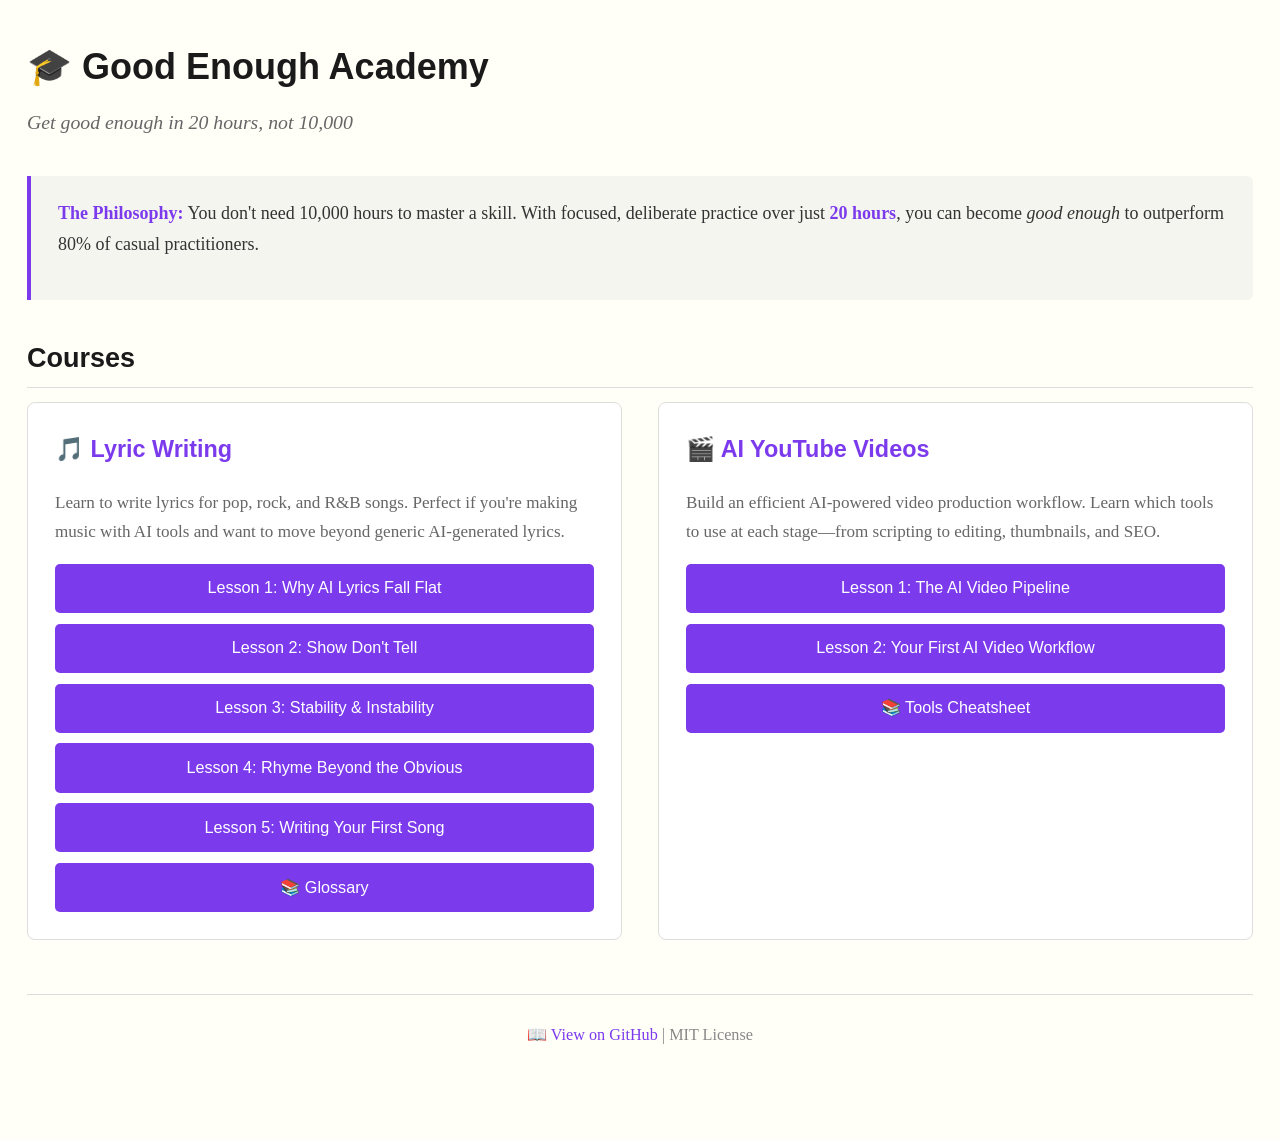
<file: index.html>
<!DOCTYPE html>
<html lang="en">
<head>
    <meta charset="UTF-8">
    <meta name="viewport" content="width=device-width, initial-scale=1.0">
    <title>Good Enough Academy</title>
    <style>
        :root {
            --max-width: 1480px;
            --color-accent: #7c3aed;
            --color-accent-hover: #6d28d9;
            --color-bg: #fffff8;
            --color-bg-alt: #f5f5f0;
            --color-border: #ddd;
            --color-text: #333;
            --color-heading: #1a1a1a;
        }

        * {
            margin: 0;
            padding: 0;
            box-sizing: border-box;
        }

        html {
            font-size: 18px;
        }

        body {
            font-family: 'Georgia', 'Times New Roman', serif;
            line-height: 1.7;
            color: var(--color-text);
            background: var(--color-bg);
            max-width: var(--max-width);
            margin: 0 auto;
            padding: 2rem 1.5rem 4rem;
        }

        h1 {
            font-family: 'Helvetica Neue', 'Arial', sans-serif;
            color: var(--color-heading);
            font-size: 2rem;
            margin-bottom: 0.5rem;
        }

        h2 {
            font-family: 'Helvetica Neue', 'Arial', sans-serif;
            color: var(--color-heading);
            font-size: 1.5rem;
            margin: 2rem 0 0.75rem;
            border-bottom: 1px solid var(--color-border);
            padding-bottom: 0.3rem;
        }

        .tagline {
            color: #666;
            font-size: 1.1em;
            margin-bottom: 2rem;
            font-style: italic;
        }

        .philosophy {
            background: var(--color-bg-alt);
            padding: 1.25rem 1.5rem;
            border-left: 4px solid var(--color-accent);
            margin-bottom: 2rem;
            border-radius: 0 6px 6px 0;
        }

        .philosophy strong {
            color: var(--color-accent);
        }

        .courses {
            display: grid;
            grid-template-columns: repeat(auto-fit, minmax(350px, 1fr));
            gap: 2rem;
            margin-bottom: 3rem;
        }

        .course-card {
            border: 1px solid var(--color-border);
            border-radius: 8px;
            padding: 1.5rem;
            background: #fff;
            transition: all 0.3s ease;
        }

        .course-card:hover {
            border-color: var(--color-accent);
            box-shadow: 0 8px 20px rgba(124, 58, 237, 0.15);
            transform: translateY(-4px);
        }

        .course-card h3 {
            font-family: 'Helvetica Neue', 'Arial', sans-serif;
            color: var(--color-accent);
            margin-bottom: 1rem;
            font-size: 1.3em;
        }

        .course-card p {
            color: #666;
            margin-bottom: 1rem;
            font-size: 0.95rem;
        }

        .course-links {
            display: flex;
            flex-direction: column;
            gap: 0.6rem;
        }

        .course-links a {
            display: inline-block;
            padding: 0.6rem 0.8rem;
            background: var(--color-accent);
            color: white;
            text-decoration: none;
            border-radius: 5px;
            transition: background 0.3s ease;
            text-align: center;
            font-family: 'Helvetica Neue', 'Arial', sans-serif;
            font-size: 0.9rem;
        }

        .course-links a:hover {
            background: var(--color-accent-hover);
        }

        .footer {
            text-align: center;
            color: #888;
            margin-top: 3rem;
            padding-top: 1.5rem;
            border-top: 1px solid var(--color-border);
            font-size: 0.9rem;
        }

        .footer a {
            color: var(--color-accent);
            text-decoration: none;
        }

        .footer a:hover {
            text-decoration: underline;
        }

        p {
            margin-bottom: 1rem;
        }

        @media (max-width: 600px) {
            html { font-size: 16px; }
            body { padding: 1rem; }
            .courses { grid-template-columns: 1fr; }
        }
    </style>
</head>
<body>
    <h1>🎓 Good Enough Academy</h1>
    <p class="tagline">Get good enough in 20 hours, not 10,000</p>
    
    <div class="philosophy">
        <p><strong>The Philosophy:</strong> You don't need 10,000 hours to master a skill. With focused, deliberate practice over just <strong>20 hours</strong>, you can become <em>good enough</em> to outperform 80% of casual practitioners.</p>
    </div>

    <h2>Courses</h2>
    <div class="courses">
        <div class="course-card">
            <h3>🎵 Lyric Writing</h3>
            <p>Learn to write lyrics for pop, rock, and R&B songs. Perfect if you're making music with AI tools and want to move beyond generic AI-generated lyrics.</p>
            <div class="course-links">
                <a href="lyric-writing/lessons/0001-why-ai-lyrics-fall-flat.html">Lesson 1: Why AI Lyrics Fall Flat</a>
                <a href="lyric-writing/lessons/0002-show-dont-tell.html">Lesson 2: Show Don't Tell</a>
                <a href="lyric-writing/lessons/0003-stability-and-instability.html">Lesson 3: Stability & Instability</a>
                <a href="lyric-writing/lessons/0004-rhyme-beyond-the-obvious.html">Lesson 4: Rhyme Beyond the Obvious</a>
                <a href="lyric-writing/lessons/0005-writing-your-first-song.html">Lesson 5: Writing Your First Song</a>
                <a href="lyric-writing/reference/0001-glossary.html">📚 Glossary</a>
            </div>
        </div>

        <div class="course-card">
            <h3>🎬 AI YouTube Videos</h3>
            <p>Build an efficient AI-powered video production workflow. Learn which tools to use at each stage—from scripting to editing, thumbnails, and SEO.</p>
            <div class="course-links">
                <a href="ai-youtube-videos/lessons/001-the-ai-video-pipeline.html">Lesson 1: The AI Video Pipeline</a>
                <a href="ai-youtube-videos/lessons/002-your-first-ai-video-workflow.html">Lesson 2: Your First AI Video Workflow</a>
                <a href="ai-youtube-videos/reference/ai-video-tools-cheatsheet.html">📚 Tools Cheatsheet</a>
            </div>
        </div>
    </div>

    <div class="footer">
        <p>📖 <a href="https://github.com/chzheng2017/good-enough-academy">View on GitHub</a> | MIT License</p>
    </div>
</body>
</html>
</file>
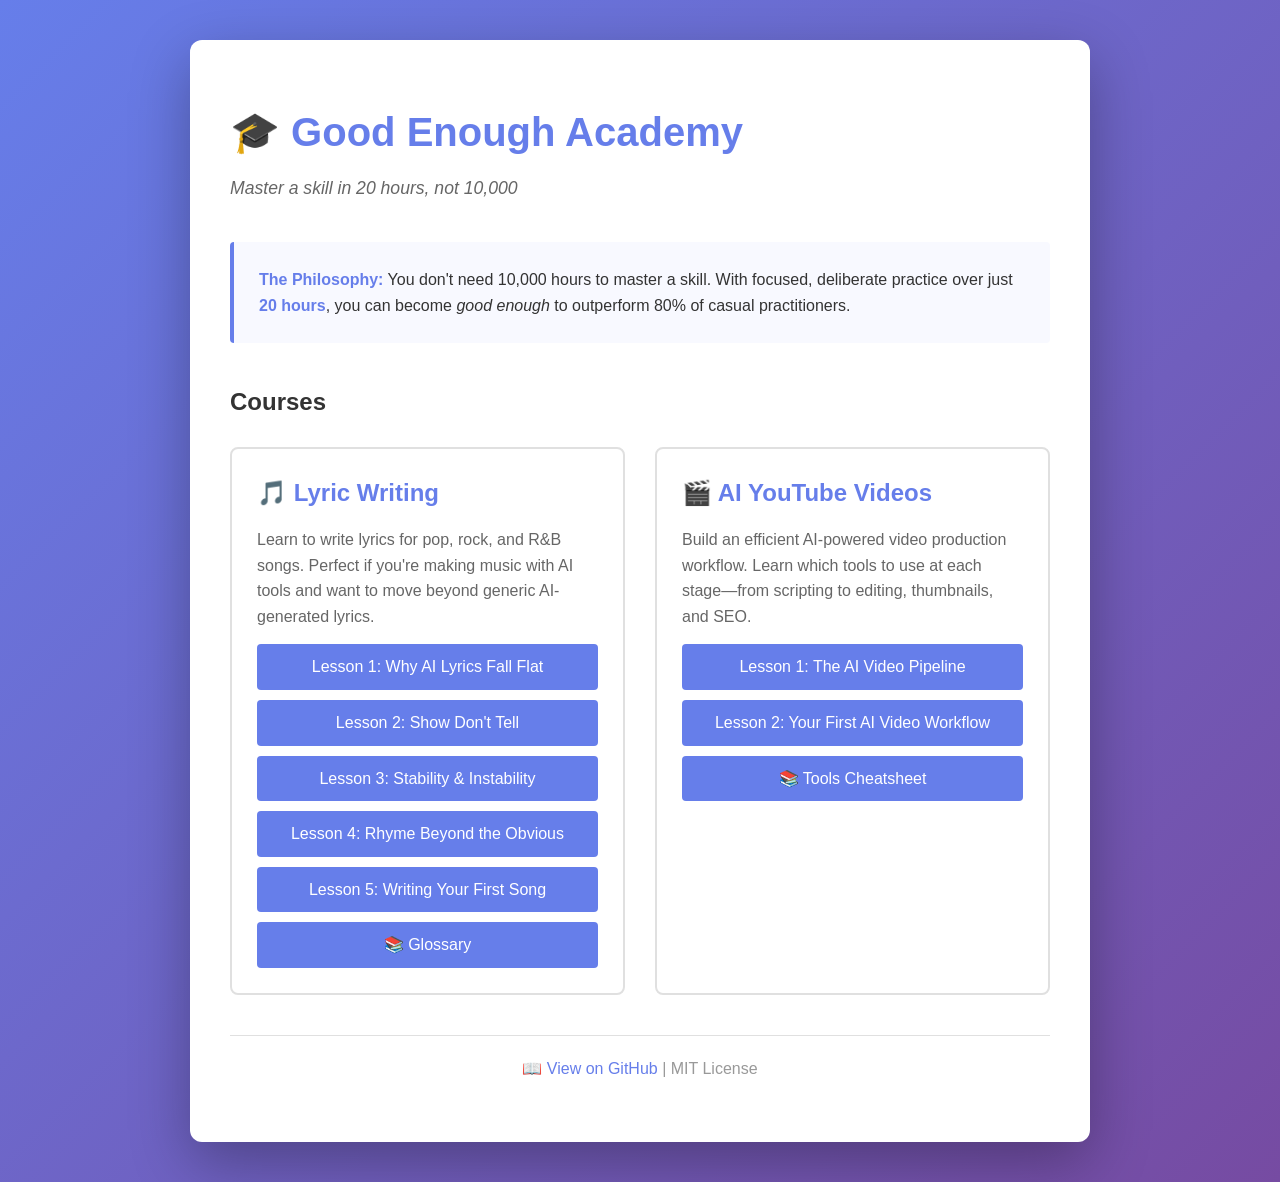
<file: docs/index.html>
<!DOCTYPE html>
<html lang="en">
<head>
    <meta charset="UTF-8">
    <meta name="viewport" content="width=device-width, initial-scale=1.0">
    <title>Good Enough Academy</title>
    <style>
        * {
            margin: 0;
            padding: 0;
            box-sizing: border-box;
        }
        body {
            font-family: -apple-system, BlinkMacSystemFont, 'Segoe UI', Roboto, Oxygen, Ubuntu, Cantarell, sans-serif;
            line-height: 1.6;
            color: #333;
            background: linear-gradient(135deg, #667eea 0%, #764ba2 100%);
            min-height: 100vh;
            padding: 40px 20px;
        }
        .container {
            max-width: 900px;
            margin: 0 auto;
            background: white;
            border-radius: 12px;
            padding: 60px 40px;
            box-shadow: 0 20px 60px rgba(0,0,0,0.3);
        }
        h1 {
            color: #667eea;
            margin-bottom: 10px;
            font-size: 2.5em;
        }
        .tagline {
            color: #666;
            font-size: 1.1em;
            margin-bottom: 40px;
            font-style: italic;
        }
        .philosophy {
            background: #f8f9ff;
            padding: 25px;
            border-left: 4px solid #667eea;
            margin-bottom: 40px;
            border-radius: 4px;
        }
        .philosophy strong {
            color: #667eea;
        }
        .courses {
            display: grid;
            grid-template-columns: repeat(auto-fit, minmax(300px, 1fr));
            gap: 30px;
            margin-bottom: 40px;
        }
        .course-card {
            border: 2px solid #e0e0e0;
            border-radius: 8px;
            padding: 25px;
            transition: all 0.3s ease;
        }
        .course-card:hover {
            border-color: #667eea;
            box-shadow: 0 8px 20px rgba(102, 126, 234, 0.15);
            transform: translateY(-4px);
        }
        .course-card h2 {
            color: #667eea;
            margin-bottom: 15px;
            font-size: 1.5em;
        }
        .course-card p {
            color: #666;
            margin-bottom: 15px;
        }
        .course-links {
            display: flex;
            flex-direction: column;
            gap: 10px;
        }
        .course-links a {
            display: inline-block;
            padding: 10px 15px;
            background: #667eea;
            color: white;
            text-decoration: none;
            border-radius: 4px;
            transition: background 0.3s ease;
            text-align: center;
        }
        .course-links a:hover {
            background: #764ba2;
        }
        .footer {
            text-align: center;
            color: #999;
            margin-top: 40px;
            padding-top: 20px;
            border-top: 1px solid #e0e0e0;
        }
        .footer a {
            color: #667eea;
            text-decoration: none;
        }
    </style>
</head>
<body>
    <div class="container">
        <h1>🎓 Good Enough Academy</h1>
        <p class="tagline">Master a skill in 20 hours, not 10,000</p>
        
        <div class="philosophy">
            <p><strong>The Philosophy:</strong> You don't need 10,000 hours to master a skill. With focused, deliberate practice over just <strong>20 hours</strong>, you can become <em>good enough</em> to outperform 80% of casual practitioners.</p>
        </div>

        <h2 style="margin-bottom: 25px; color: #333;">Courses</h2>
        <div class="courses">
            <div class="course-card">
                <h2>🎵 Lyric Writing</h2>
                <p>Learn to write lyrics for pop, rock, and R&B songs. Perfect if you're making music with AI tools and want to move beyond generic AI-generated lyrics.</p>
                <div class="course-links">
                    <a href="lyric-writing/lessons/0001-why-ai-lyrics-fall-flat.html">Lesson 1: Why AI Lyrics Fall Flat</a>
                    <a href="lyric-writing/lessons/0002-show-dont-tell.html">Lesson 2: Show Don't Tell</a>
                    <a href="lyric-writing/lessons/0003-stability-and-instability.html">Lesson 3: Stability & Instability</a>
                    <a href="lyric-writing/lessons/0004-rhyme-beyond-the-obvious.html">Lesson 4: Rhyme Beyond the Obvious</a>
                    <a href="lyric-writing/lessons/0005-writing-your-first-song.html">Lesson 5: Writing Your First Song</a>
                    <a href="lyric-writing/reference/0001-glossary.html">📚 Glossary</a>
                </div>
            </div>

            <div class="course-card">
                <h2>🎬 AI YouTube Videos</h2>
                <p>Build an efficient AI-powered video production workflow. Learn which tools to use at each stage—from scripting to editing, thumbnails, and SEO.</p>
                <div class="course-links">
                    <a href="ai-youtube-videos/lessons/001-the-ai-video-pipeline.html">Lesson 1: The AI Video Pipeline</a>
                    <a href="ai-youtube-videos/lessons/002-your-first-ai-video-workflow.html">Lesson 2: Your First AI Video Workflow</a>
                    <a href="ai-youtube-videos/reference/ai-video-tools-cheatsheet.html">📚 Tools Cheatsheet</a>
                </div>
            </div>
        </div>

        <div class="footer">
            <p>📖 <a href="https://github.com/chzheng2017/good-enough-academy">View on GitHub</a> | MIT License</p>
        </div>
    </div>
</body>
</html>
</file>
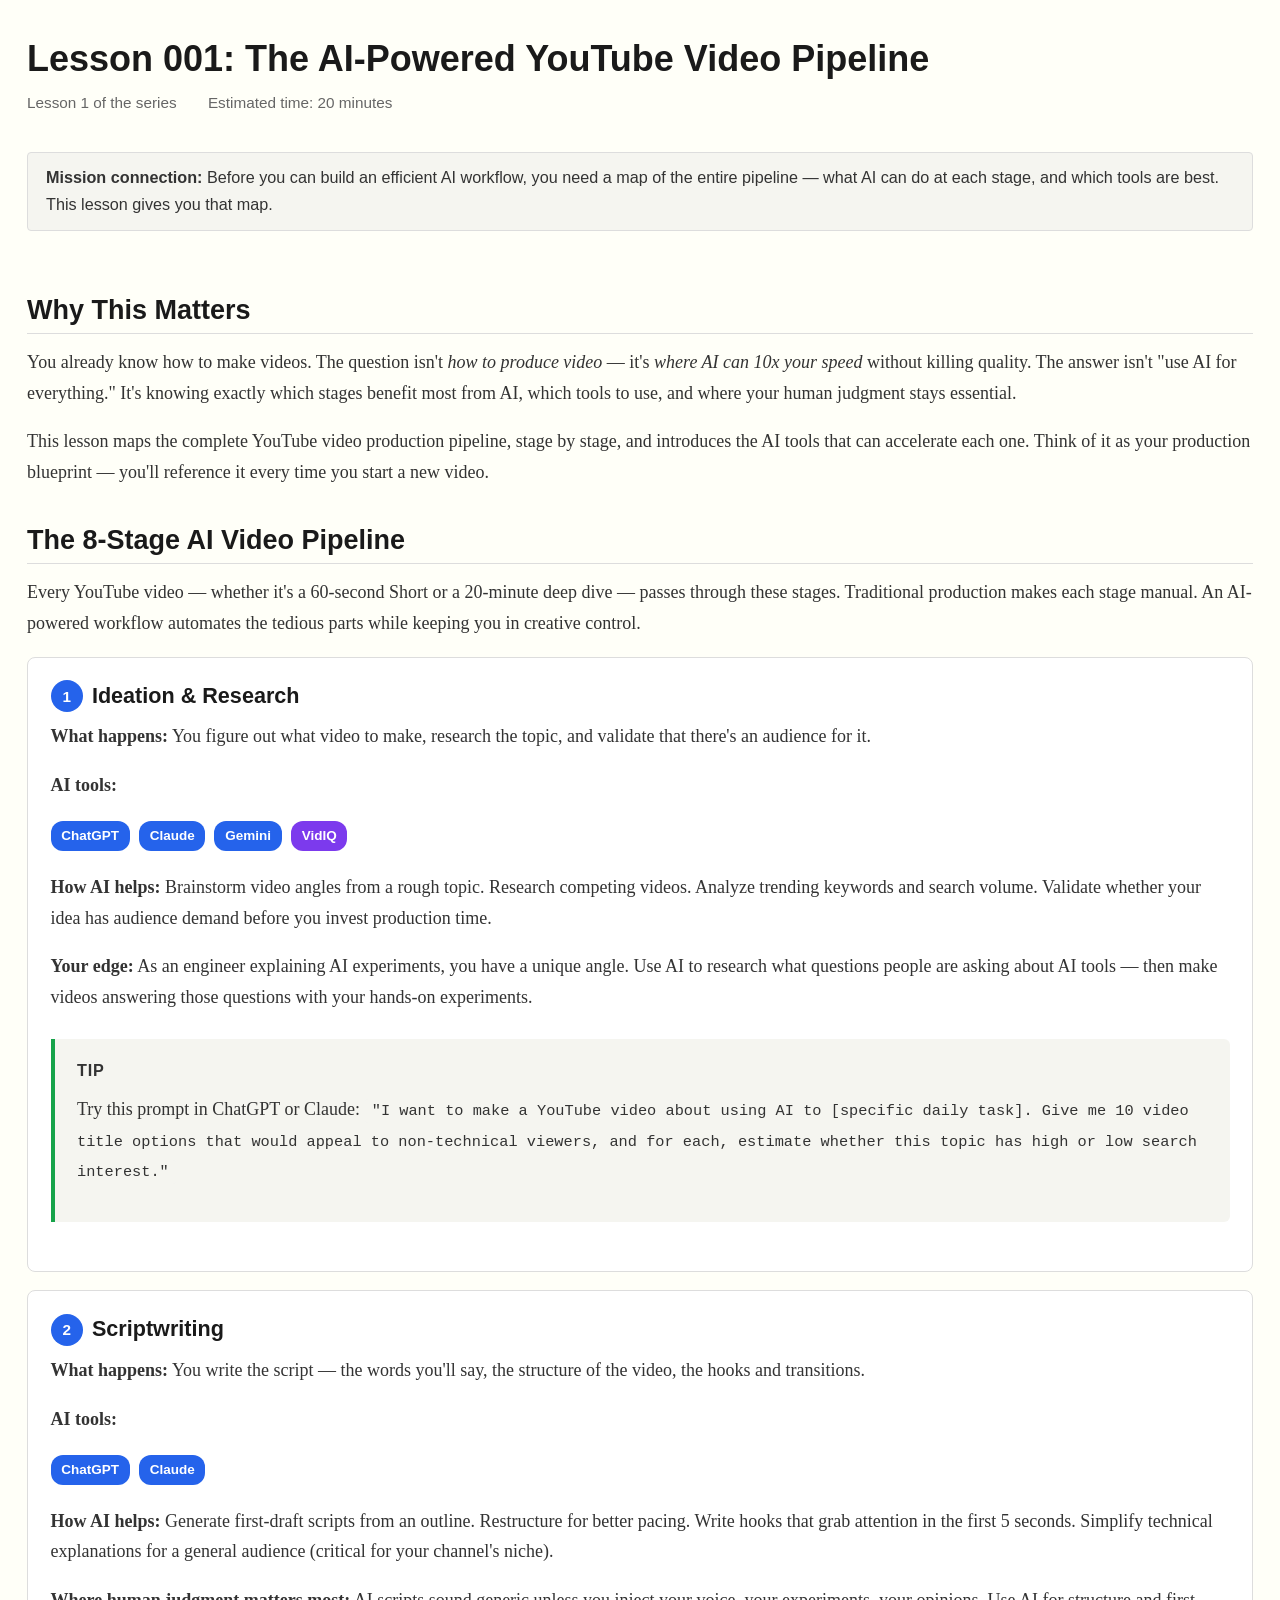
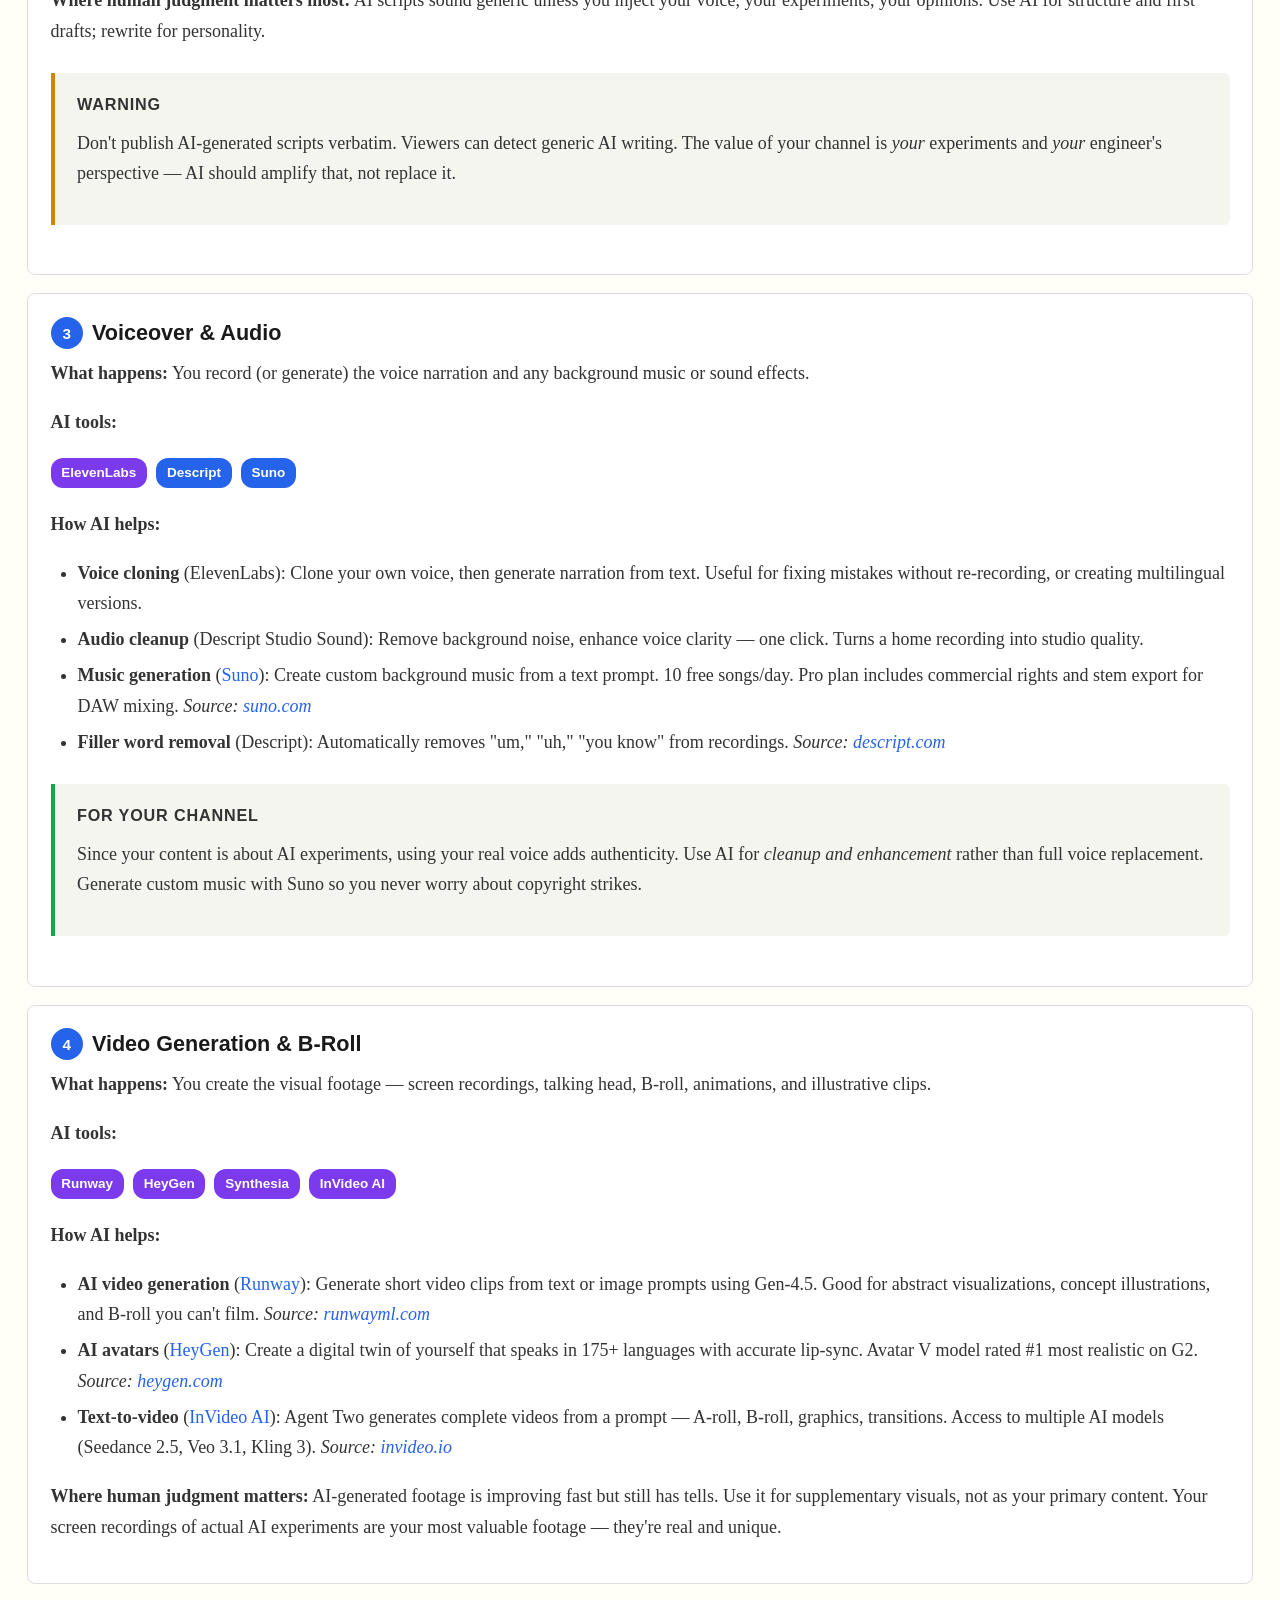
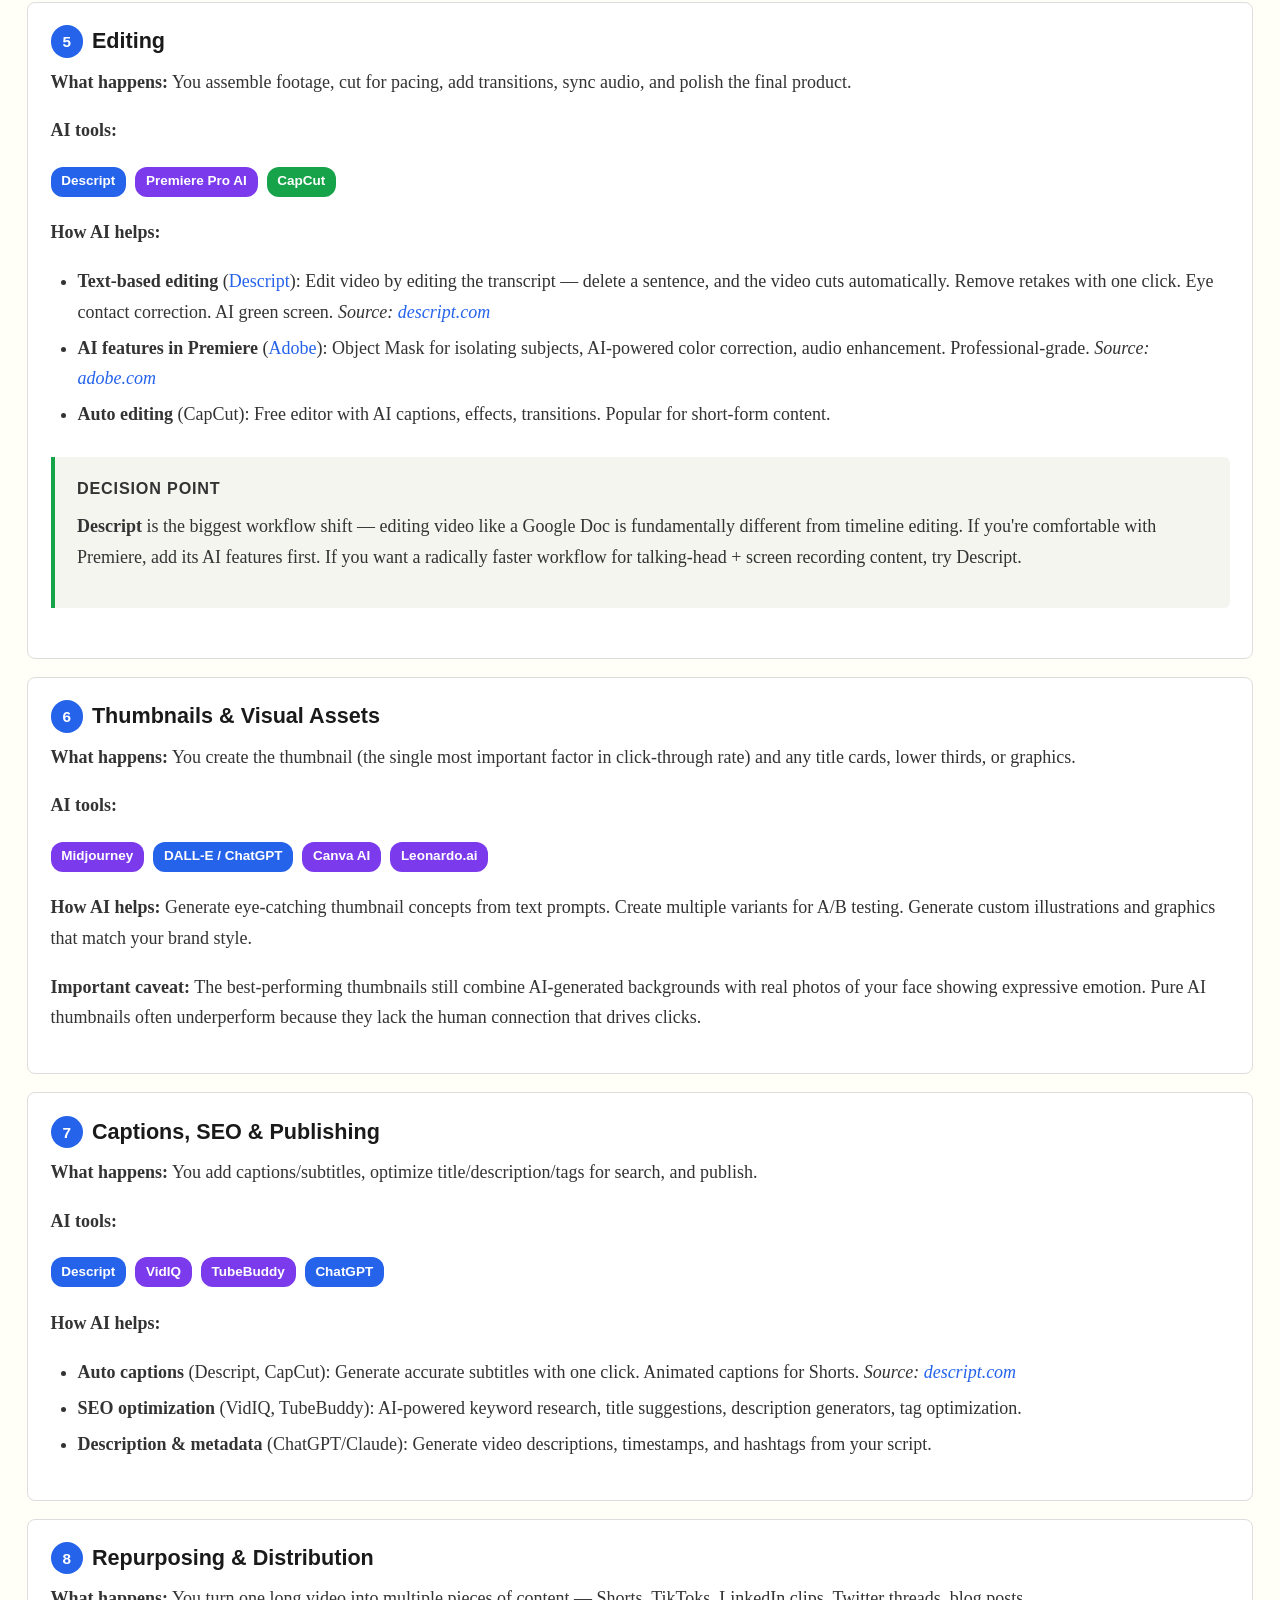
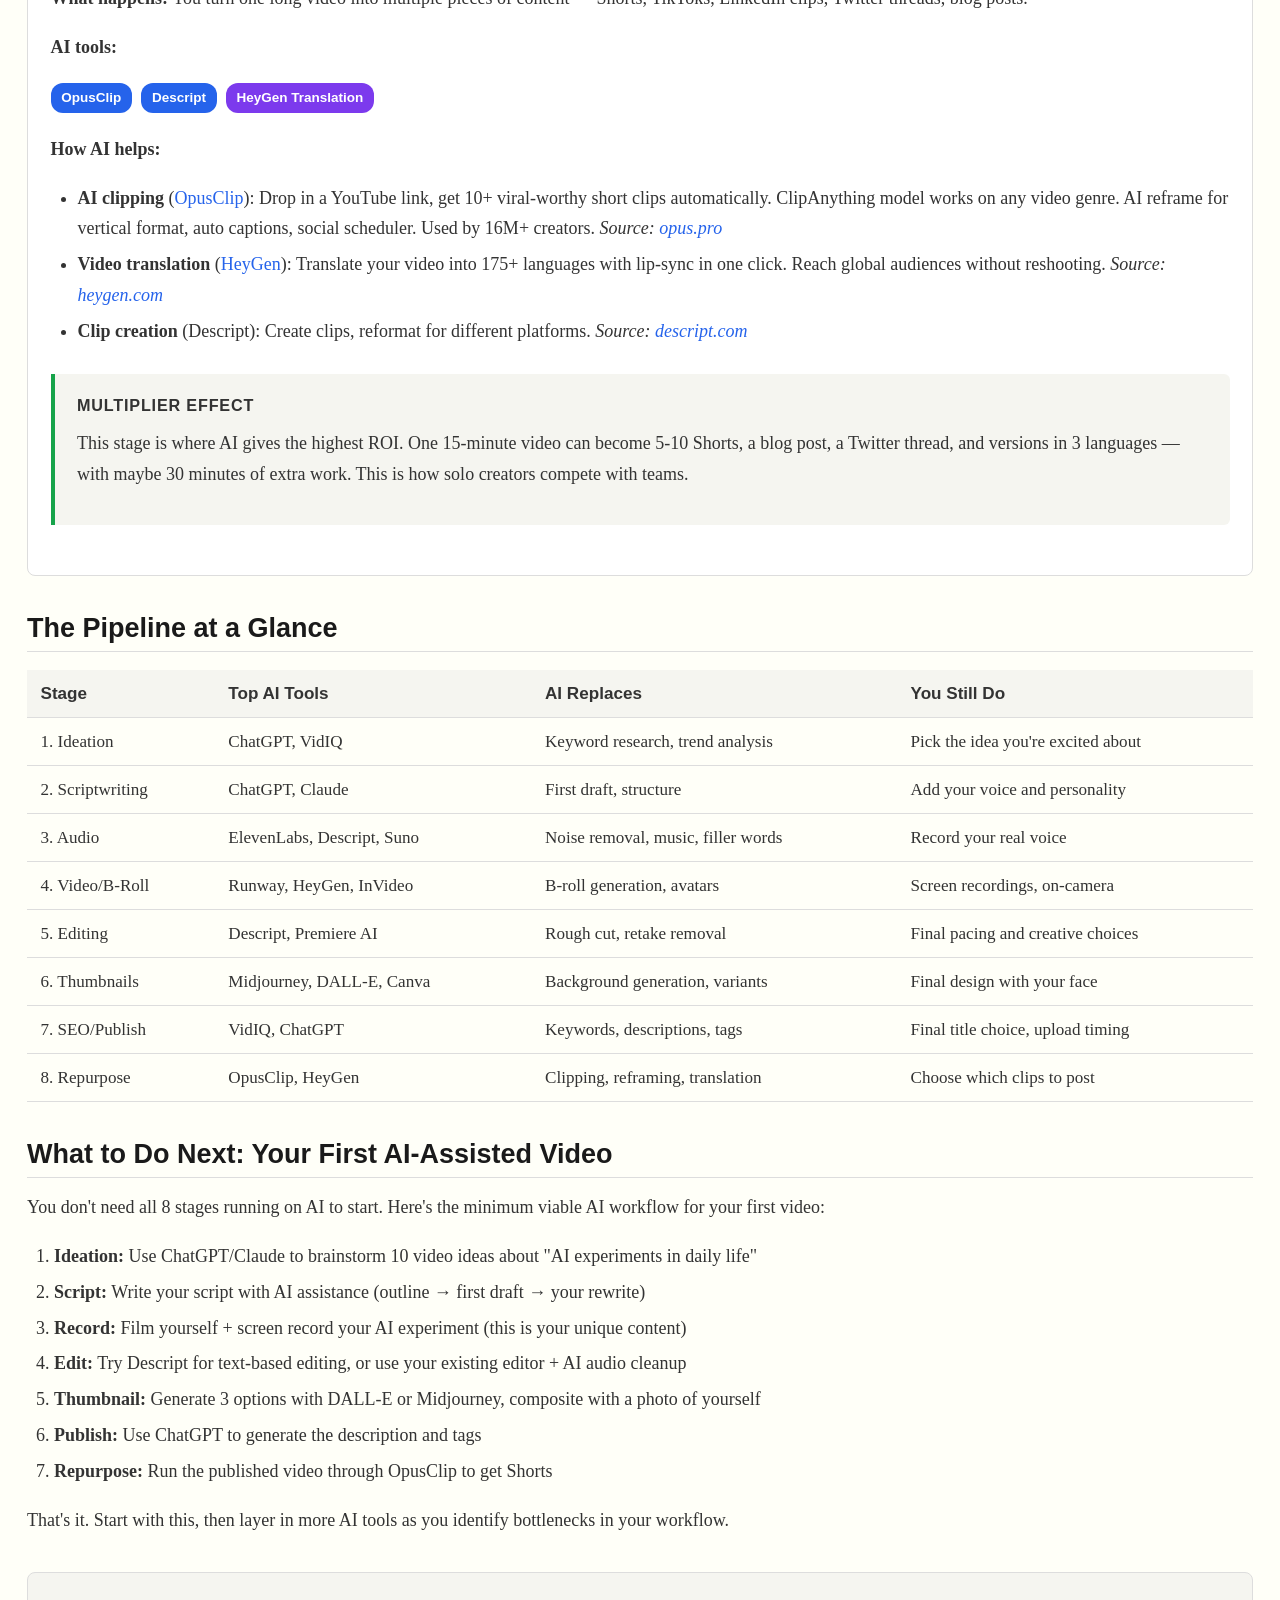
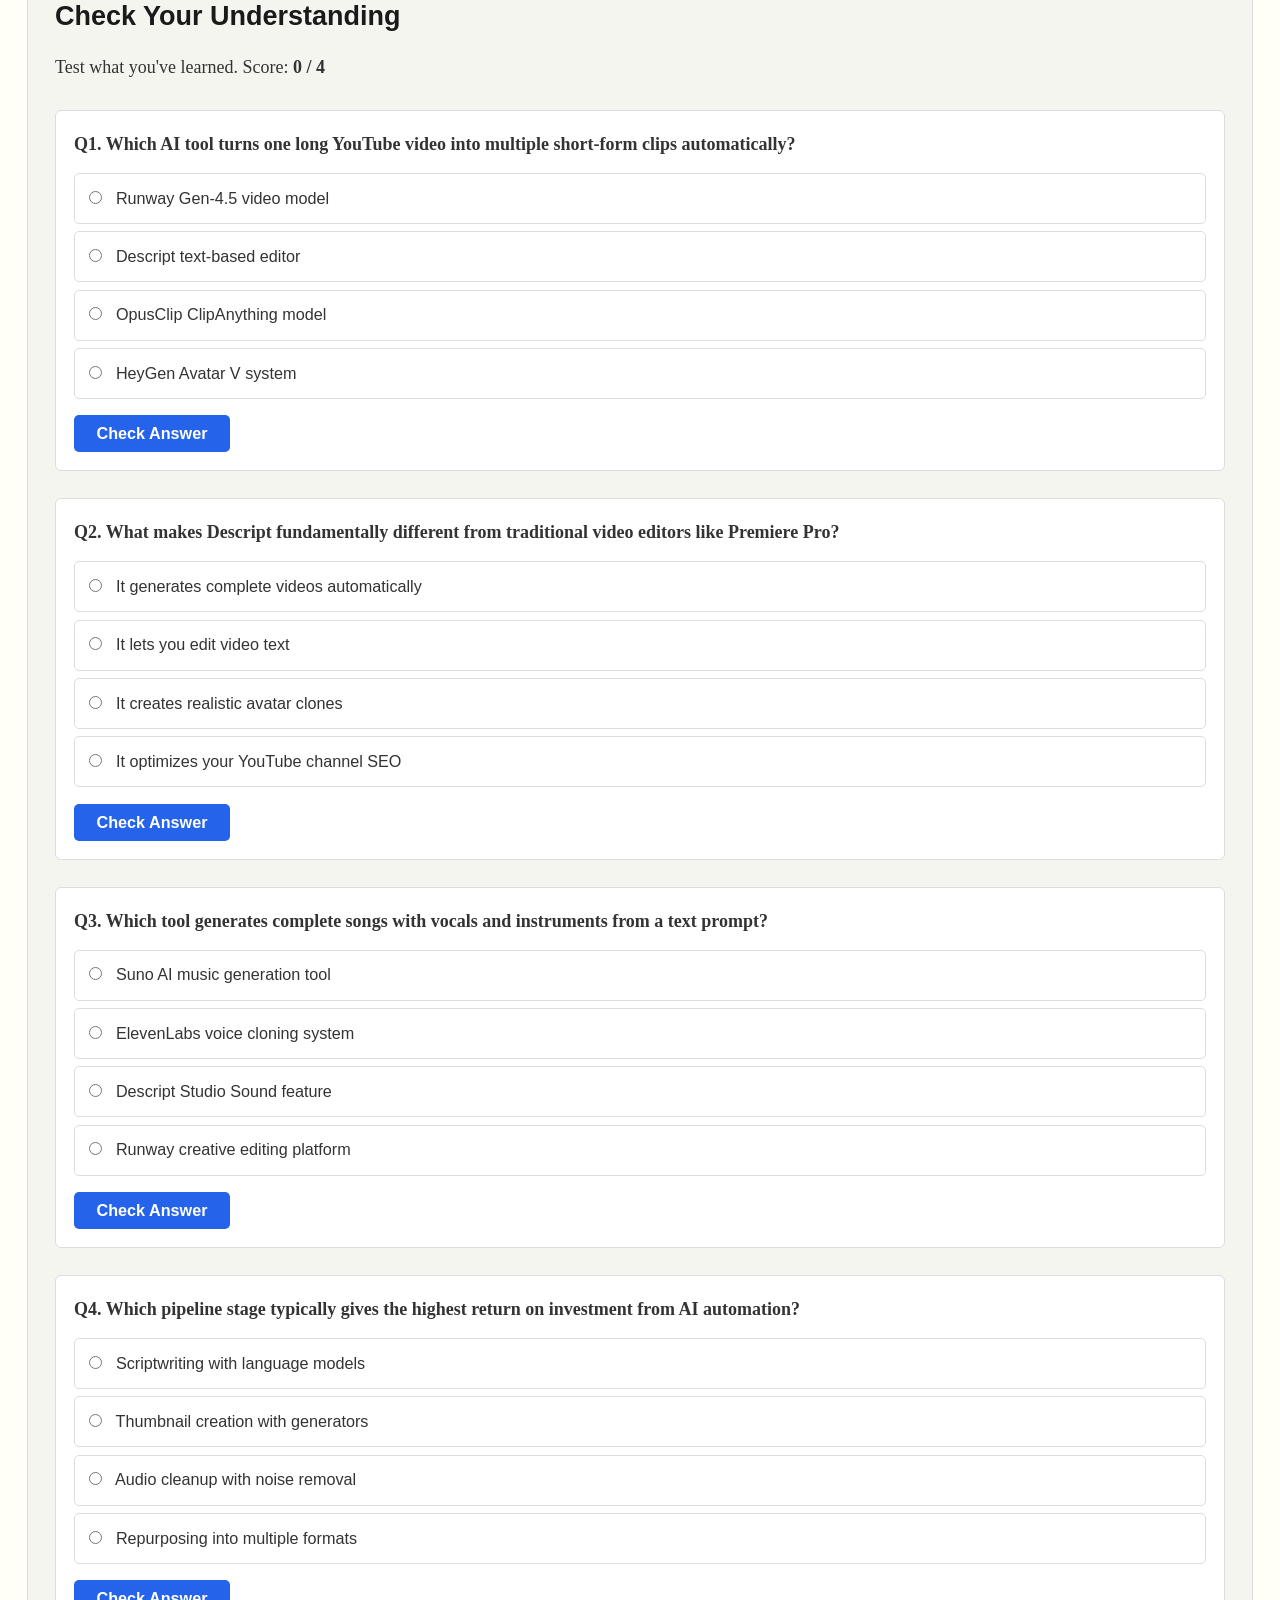
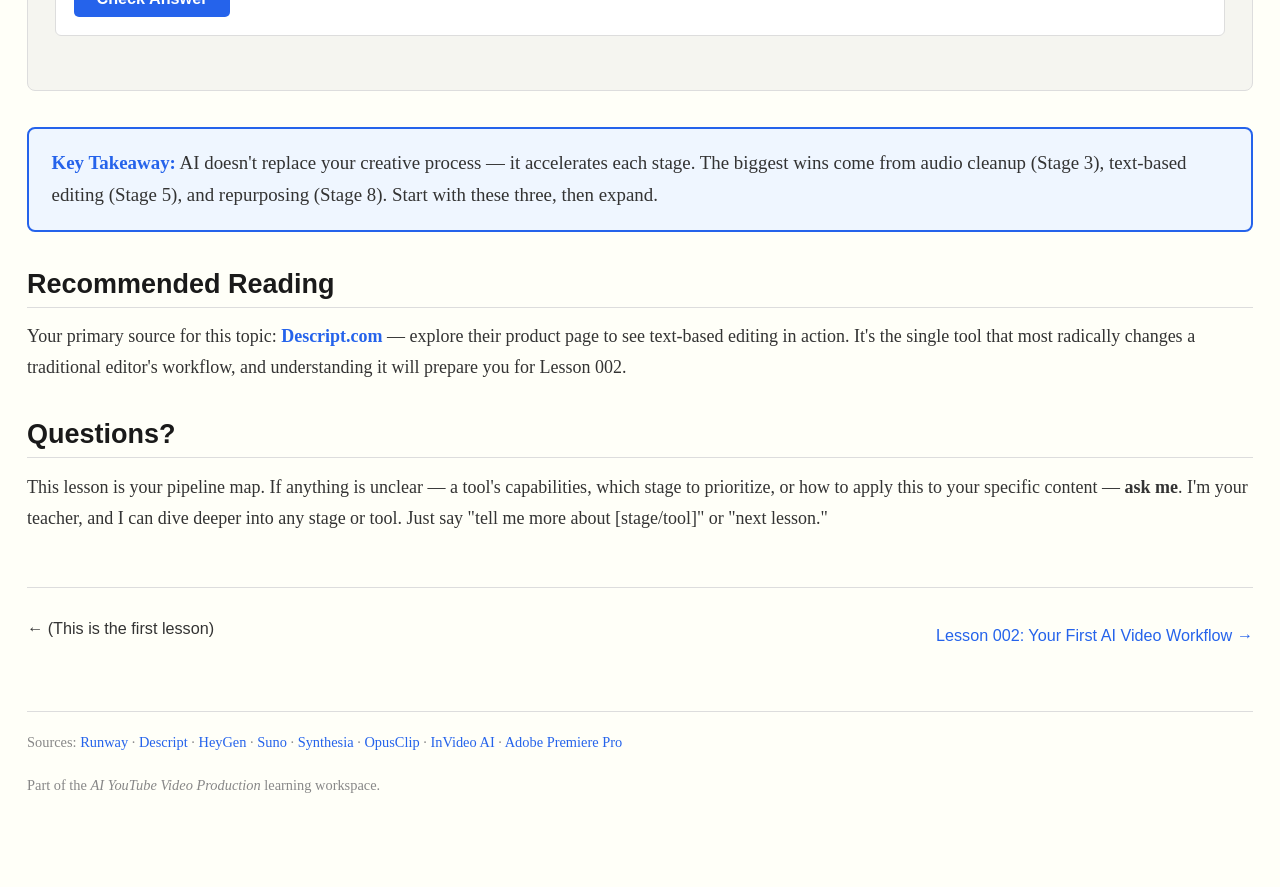
<file: ai-youtube-videos/lessons/001-the-ai-video-pipeline.html>
<!DOCTYPE html>
<html lang="en">
<head>
  <meta charset="UTF-8">
  <meta name="viewport" content="width=device-width, initial-scale=1.0">
  <title>Lesson 001 — The AI-Powered YouTube Video Pipeline</title>
  <link rel="stylesheet" href="../assets/styles.css">
</head>
<body>

  <h1>Lesson 001: The AI-Powered YouTube Video Pipeline</h1>

  <div class="lesson-meta">
    <span>Lesson 1 of the series</span>
    <span>Estimated time: 20 minutes</span>
  </div>

  <div class="mission-link">
    <strong>Mission connection:</strong> Before you can build an efficient AI workflow, you need a map of the entire pipeline — what AI can do at each stage, and which tools are best. This lesson gives you that map.
  </div>

  <h2>Why This Matters</h2>

  <p>You already know how to make videos. The question isn't <em>how to produce video</em> — it's <em>where AI can 10x your speed</em> without killing quality. The answer isn't "use AI for everything." It's knowing exactly which stages benefit most from AI, which tools to use, and where your human judgment stays essential.</p>

  <p>This lesson maps the complete YouTube video production pipeline, stage by stage, and introduces the AI tools that can accelerate each one. Think of it as your production blueprint — you'll reference it every time you start a new video.</p>

  <h2>The 8-Stage AI Video Pipeline</h2>

  <p>Every YouTube video — whether it's a 60-second Short or a 20-minute deep dive — passes through these stages. Traditional production makes each stage manual. An AI-powered workflow automates the tedious parts while keeping you in creative control.</p>

  <!-- Stage 1 -->
  <div class="stage-card">
    <h3><span class="stage-number">1</span> Ideation &amp; Research</h3>
    <p><strong>What happens:</strong> You figure out what video to make, research the topic, and validate that there's an audience for it.</p>
    <p><strong>AI tools:</strong></p>
    <p>
      <a href="https://chat.openai.com/" class="tool-badge">ChatGPT</a>
      <a href="https://claude.ai/" class="tool-badge">Claude</a>
      <a href="https://gemini.google.com/" class="tool-badge">Gemini</a>
      <a href="https://vidiq.com/" class="tool-badge paid">VidIQ</a>
    </p>
    <p><strong>How AI helps:</strong> Brainstorm video angles from a rough topic. Research competing videos. Analyze trending keywords and search volume. Validate whether your idea has audience demand before you invest production time.</p>
    <p><strong>Your edge:</strong> As an engineer explaining AI experiments, you have a unique angle. Use AI to research what questions people are asking about AI tools — then make videos answering those questions with your hands-on experiments.</p>
    <div class="callout tip">
      <div class="callout-title">Tip</div>
      <p>Try this prompt in ChatGPT or Claude: <code>"I want to make a YouTube video about using AI to [specific daily task]. Give me 10 video title options that would appeal to non-technical viewers, and for each, estimate whether this topic has high or low search interest."</code></p>
    </div>
  </div>

  <!-- Stage 2 -->
  <div class="stage-card">
    <h3><span class="stage-number">2</span> Scriptwriting</h3>
    <p><strong>What happens:</strong> You write the script — the words you'll say, the structure of the video, the hooks and transitions.</p>
    <p><strong>AI tools:</strong></p>
    <p>
      <a href="https://chat.openai.com/" class="tool-badge">ChatGPT</a>
      <a href="https://claude.ai/" class="tool-badge">Claude</a>
    </p>
    <p><strong>How AI helps:</strong> Generate first-draft scripts from an outline. Restructure for better pacing. Write hooks that grab attention in the first 5 seconds. Simplify technical explanations for a general audience (critical for your channel's niche).</p>
    <p><strong>Where human judgment matters most:</strong> AI scripts sound generic unless you inject your voice, your experiments, your opinions. Use AI for structure and first drafts; rewrite for personality.</p>
    <div class="callout warning">
      <div class="callout-title">Warning</div>
      <p>Don't publish AI-generated scripts verbatim. Viewers can detect generic AI writing. The value of your channel is <em>your</em> experiments and <em>your</em> engineer's perspective — AI should amplify that, not replace it.</p>
    </div>
  </div>

  <!-- Stage 3 -->
  <div class="stage-card">
    <h3><span class="stage-number">3</span> Voiceover &amp; Audio</h3>
    <p><strong>What happens:</strong> You record (or generate) the voice narration and any background music or sound effects.</p>
    <p><strong>AI tools:</strong></p>
    <p>
      <a href="https://elevenlabs.io/" class="tool-badge paid">ElevenLabs</a>
      <a href="https://www.descript.com/" class="tool-badge">Descript</a>
      <a href="https://suno.com/" class="tool-badge">Suno</a>
    </p>
    <p><strong>How AI helps:</strong></p>
    <ul>
      <li><strong>Voice cloning</strong> (ElevenLabs): Clone your own voice, then generate narration from text. Useful for fixing mistakes without re-recording, or creating multilingual versions.</li>
      <li><strong>Audio cleanup</strong> (Descript Studio Sound): Remove background noise, enhance voice clarity — one click. Turns a home recording into studio quality.</li>
      <li><strong>Music generation</strong> (<a href="https://suno.com/">Suno</a>): Create custom background music from a text prompt. 10 free songs/day. Pro plan includes commercial rights and stem export for DAW mixing. <em>Source: <a href="https://suno.com/">suno.com</a></em></li>
      <li><strong>Filler word removal</strong> (Descript): Automatically removes "um," "uh," "you know" from recordings. <em>Source: <a href="https://www.descript.com/">descript.com</a></em></li>
    </ul>
    <div class="callout tip">
      <div class="callout-title">For your channel</div>
      <p>Since your content is about AI experiments, using your real voice adds authenticity. Use AI for <em>cleanup and enhancement</em> rather than full voice replacement. Generate custom music with Suno so you never worry about copyright strikes.</p>
    </div>
  </div>

  <!-- Stage 4 -->
  <div class="stage-card">
    <h3><span class="stage-number">4</span> Video Generation &amp; B-Roll</h3>
    <p><strong>What happens:</strong> You create the visual footage — screen recordings, talking head, B-roll, animations, and illustrative clips.</p>
    <p><strong>AI tools:</strong></p>
    <p>
      <a href="https://runwayml.com/" class="tool-badge paid">Runway</a>
      <a href="https://www.heygen.com/" class="tool-badge paid">HeyGen</a>
      <a href="https://www.synthesia.io/" class="tool-badge paid">Synthesia</a>
      <a href="https://invideo.io/" class="tool-badge paid">InVideo AI</a>
    </p>
    <p><strong>How AI helps:</strong></p>
    <ul>
      <li><strong>AI video generation</strong> (<a href="https://runwayml.com/">Runway</a>): Generate short video clips from text or image prompts using Gen-4.5. Good for abstract visualizations, concept illustrations, and B-roll you can't film. <em>Source: <a href="https://runwayml.com/">runwayml.com</a></em></li>
      <li><strong>AI avatars</strong> (<a href="https://www.heygen.com/">HeyGen</a>): Create a digital twin of yourself that speaks in 175+ languages with accurate lip-sync. Avatar V model rated #1 most realistic on G2. <em>Source: <a href="https://www.heygen.com/">heygen.com</a></em></li>
      <li><strong>Text-to-video</strong> (<a href="https://invideo.io/">InVideo AI</a>): Agent Two generates complete videos from a prompt — A-roll, B-roll, graphics, transitions. Access to multiple AI models (Seedance 2.5, Veo 3.1, Kling 3). <em>Source: <a href="https://invideo.io/">invideo.io</a></em></li>
    </ul>
    <p><strong>Where human judgment matters:</strong> AI-generated footage is improving fast but still has tells. Use it for supplementary visuals, not as your primary content. Your screen recordings of actual AI experiments are your most valuable footage — they're real and unique.</p>
  </div>

  <!-- Stage 5 -->
  <div class="stage-card">
    <h3><span class="stage-number">5</span> Editing</h3>
    <p><strong>What happens:</strong> You assemble footage, cut for pacing, add transitions, sync audio, and polish the final product.</p>
    <p><strong>AI tools:</strong></p>
    <p>
      <a href="https://www.descript.com/" class="tool-badge">Descript</a>
      <a href="https://www.adobe.com/products/premiere/ai-video-editing.html" class="tool-badge paid">Premiere Pro AI</a>
      <a href="https://www.capcut.com/" class="tool-badge free">CapCut</a>
    </p>
    <p><strong>How AI helps:</strong></p>
    <ul>
      <li><strong>Text-based editing</strong> (<a href="https://www.descript.com/">Descript</a>): Edit video by editing the transcript — delete a sentence, and the video cuts automatically. Remove retakes with one click. Eye contact correction. AI green screen. <em>Source: <a href="https://www.descript.com/">descript.com</a></em></li>
      <li><strong>AI features in Premiere</strong> (<a href="https://www.adobe.com/products/premiere/ai-video-editing.html">Adobe</a>): Object Mask for isolating subjects, AI-powered color correction, audio enhancement. Professional-grade. <em>Source: <a href="https://www.adobe.com/products/premiere/ai-video-editing.html">adobe.com</a></em></li>
      <li><strong>Auto editing</strong> (CapCut): Free editor with AI captions, effects, transitions. Popular for short-form content.</li>
    </ul>
    <div class="callout tip">
      <div class="callout-title">Decision point</div>
      <p><strong>Descript</strong> is the biggest workflow shift — editing video like a Google Doc is fundamentally different from timeline editing. If you're comfortable with Premiere, add its AI features first. If you want a radically faster workflow for talking-head + screen recording content, try Descript.</p>
    </div>
  </div>

  <!-- Stage 6 -->
  <div class="stage-card">
    <h3><span class="stage-number">6</span> Thumbnails &amp; Visual Assets</h3>
    <p><strong>What happens:</strong> You create the thumbnail (the single most important factor in click-through rate) and any title cards, lower thirds, or graphics.</p>
    <p><strong>AI tools:</strong></p>
    <p>
      <a href="https://www.midjourney.com/" class="tool-badge paid">Midjourney</a>
      <a href="https://openai.com/" class="tool-badge">DALL-E / ChatGPT</a>
      <span class="tool-badge paid">Canva AI</span>
      <span class="tool-badge paid">Leonardo.ai</span>
    </p>
    <p><strong>How AI helps:</strong> Generate eye-catching thumbnail concepts from text prompts. Create multiple variants for A/B testing. Generate custom illustrations and graphics that match your brand style.</p>
    <p><strong>Important caveat:</strong> The best-performing thumbnails still combine AI-generated backgrounds with real photos of your face showing expressive emotion. Pure AI thumbnails often underperform because they lack the human connection that drives clicks.</p>
  </div>

  <!-- Stage 7 -->
  <div class="stage-card">
    <h3><span class="stage-number">7</span> Captions, SEO &amp; Publishing</h3>
    <p><strong>What happens:</strong> You add captions/subtitles, optimize title/description/tags for search, and publish.</p>
    <p><strong>AI tools:</strong></p>
    <p>
      <a href="https://www.descript.com/" class="tool-badge">Descript</a>
      <a href="https://vidiq.com/" class="tool-badge paid">VidIQ</a>
      <span class="tool-badge paid">TubeBuddy</span>
      <a href="https://chat.openai.com/" class="tool-badge">ChatGPT</a>
    </p>
    <p><strong>How AI helps:</strong></p>
    <ul>
      <li><strong>Auto captions</strong> (Descript, CapCut): Generate accurate subtitles with one click. Animated captions for Shorts. <em>Source: <a href="https://www.descript.com/">descript.com</a></em></li>
      <li><strong>SEO optimization</strong> (VidIQ, TubeBuddy): AI-powered keyword research, title suggestions, description generators, tag optimization.</li>
      <li><strong>Description &amp; metadata</strong> (ChatGPT/Claude): Generate video descriptions, timestamps, and hashtags from your script.</li>
    </ul>
  </div>

  <!-- Stage 8 -->
  <div class="stage-card">
    <h3><span class="stage-number">8</span> Repurposing &amp; Distribution</h3>
    <p><strong>What happens:</strong> You turn one long video into multiple pieces of content — Shorts, TikToks, LinkedIn clips, Twitter threads, blog posts.</p>
    <p><strong>AI tools:</strong></p>
    <p>
      <a href="https://opus.pro/" class="tool-badge">OpusClip</a>
      <a href="https://www.descript.com/" class="tool-badge">Descript</a>
      <a href="https://www.heygen.com/" class="tool-badge paid">HeyGen Translation</a>
    </p>
    <p><strong>How AI helps:</strong></p>
    <ul>
      <li><strong>AI clipping</strong> (<a href="https://opus.pro/">OpusClip</a>): Drop in a YouTube link, get 10+ viral-worthy short clips automatically. ClipAnything model works on any video genre. AI reframe for vertical format, auto captions, social scheduler. Used by 16M+ creators. <em>Source: <a href="https://opus.pro/">opus.pro</a></em></li>
      <li><strong>Video translation</strong> (<a href="https://www.heygen.com/">HeyGen</a>): Translate your video into 175+ languages with lip-sync in one click. Reach global audiences without reshooting. <em>Source: <a href="https://www.heygen.com/">heygen.com</a></em></li>
      <li><strong>Clip creation</strong> (Descript): Create clips, reformat for different platforms. <em>Source: <a href="https://www.descript.com/">descript.com</a></em></li>
    </ul>
    <div class="callout tip">
      <div class="callout-title">Multiplier effect</div>
      <p>This stage is where AI gives the highest ROI. One 15-minute video can become 5-10 Shorts, a blog post, a Twitter thread, and versions in 3 languages — with maybe 30 minutes of extra work. This is how solo creators compete with teams.</p>
    </div>
  </div>

  <h2>The Pipeline at a Glance</h2>

  <table>
    <thead>
      <tr>
        <th>Stage</th>
        <th>Top AI Tools</th>
        <th>AI Replaces</th>
        <th>You Still Do</th>
      </tr>
    </thead>
    <tbody>
      <tr>
        <td>1. Ideation</td>
        <td>ChatGPT, VidIQ</td>
        <td>Keyword research, trend analysis</td>
        <td>Pick the idea you're excited about</td>
      </tr>
      <tr>
        <td>2. Scriptwriting</td>
        <td>ChatGPT, Claude</td>
        <td>First draft, structure</td>
        <td>Add your voice and personality</td>
      </tr>
      <tr>
        <td>3. Audio</td>
        <td>ElevenLabs, Descript, Suno</td>
        <td>Noise removal, music, filler words</td>
        <td>Record your real voice</td>
      </tr>
      <tr>
        <td>4. Video/B-Roll</td>
        <td>Runway, HeyGen, InVideo</td>
        <td>B-roll generation, avatars</td>
        <td>Screen recordings, on-camera</td>
      </tr>
      <tr>
        <td>5. Editing</td>
        <td>Descript, Premiere AI</td>
        <td>Rough cut, retake removal</td>
        <td>Final pacing and creative choices</td>
      </tr>
      <tr>
        <td>6. Thumbnails</td>
        <td>Midjourney, DALL-E, Canva</td>
        <td>Background generation, variants</td>
        <td>Final design with your face</td>
      </tr>
      <tr>
        <td>7. SEO/Publish</td>
        <td>VidIQ, ChatGPT</td>
        <td>Keywords, descriptions, tags</td>
        <td>Final title choice, upload timing</td>
      </tr>
      <tr>
        <td>8. Repurpose</td>
        <td>OpusClip, HeyGen</td>
        <td>Clipping, reframing, translation</td>
        <td>Choose which clips to post</td>
      </tr>
    </tbody>
  </table>

  <h2>What to Do Next: Your First AI-Assisted Video</h2>

  <p>You don't need all 8 stages running on AI to start. Here's the minimum viable AI workflow for your first video:</p>

  <ol>
    <li><strong>Ideation:</strong> Use ChatGPT/Claude to brainstorm 10 video ideas about "AI experiments in daily life"</li>
    <li><strong>Script:</strong> Write your script with AI assistance (outline → first draft → your rewrite)</li>
    <li><strong>Record:</strong> Film yourself + screen record your AI experiment (this is your unique content)</li>
    <li><strong>Edit:</strong> Try Descript for text-based editing, or use your existing editor + AI audio cleanup</li>
    <li><strong>Thumbnail:</strong> Generate 3 options with DALL-E or Midjourney, composite with a photo of yourself</li>
    <li><strong>Publish:</strong> Use ChatGPT to generate the description and tags</li>
    <li><strong>Repurpose:</strong> Run the published video through OpusClip to get Shorts</li>
  </ol>

  <p>That's it. Start with this, then layer in more AI tools as you identify bottlenecks in your workflow.</p>

  <!-- Quiz -->
  <div class="quiz-section">
    <h2>Check Your Understanding</h2>
    <p>Test what you've learned. Score: <strong id="quiz-score">0 / 4</strong></p>

    <div class="quiz-question" data-correct="C" data-explanation="OpusClip's ClipAnything model automatically identifies highlight moments and reformats them for vertical platforms.">
      <p class="q-text">Q1. Which AI tool turns one long YouTube video into multiple short-form clips automatically?</p>
      <ul class="quiz-options">
        <li><label><input type="radio" name="q1" value="A"> Runway Gen-4.5 video model</label></li>
        <li><label><input type="radio" name="q1" value="B"> Descript text-based editor</label></li>
        <li><label><input type="radio" name="q1" value="C"> OpusClip ClipAnything model</label></li>
        <li><label><input type="radio" name="q1" value="D"> HeyGen Avatar V system</label></li>
      </ul>
      <div class="quiz-feedback"></div>
      <button class="btn-check">Check Answer</button>
    </div>

    <div class="quiz-question" data-correct="B" data-explanation="Descript lets you edit video by editing the transcript text — delete a word and the video cuts automatically.">
      <p class="q-text">Q2. What makes Descript fundamentally different from traditional video editors like Premiere Pro?</p>
      <ul class="quiz-options">
        <li><label><input type="radio" name="q2" value="A"> It generates complete videos automatically</label></li>
        <li><label><input type="radio" name="q2" value="B"> It lets you edit video text</label></li>
        <li><label><input type="radio" name="q2" value="C"> It creates realistic avatar clones</label></li>
        <li><label><input type="radio" name="q2" value="D"> It optimizes your YouTube channel SEO</label></li>
      </ul>
      <div class="quiz-feedback"></div>
      <button class="btn-check">Check Answer</button>
    </div>

    <div class="quiz-question" data-correct="A" data-explanation="Suno generates complete songs — vocals, lyrics, and full production — from a text prompt, with 10 free songs per day.">
      <p class="q-text">Q3. Which tool generates complete songs with vocals and instruments from a text prompt?</p>
      <ul class="quiz-options">
        <li><label><input type="radio" name="q3" value="A"> Suno AI music generation tool</label></li>
        <li><label><input type="radio" name="q3" value="B"> ElevenLabs voice cloning system</label></li>
        <li><label><input type="radio" name="q3" value="C"> Descript Studio Sound feature</label></li>
        <li><label><input type="radio" name="q3" value="D"> Runway creative editing platform</label></li>
      </ul>
      <div class="quiz-feedback"></div>
      <button class="btn-check">Check Answer</button>
    </div>

    <div class="quiz-question" data-correct="D" data-explanation="Stage 8 (Repurposing) gives the highest ROI because one video becomes 5-10 pieces of content across platforms with minimal extra work.">
      <p class="q-text">Q4. Which pipeline stage typically gives the highest return on investment from AI automation?</p>
      <ul class="quiz-options">
        <li><label><input type="radio" name="q4" value="A"> Scriptwriting with language models</label></li>
        <li><label><input type="radio" name="q4" value="B"> Thumbnail creation with generators</label></li>
        <li><label><input type="radio" name="q4" value="C"> Audio cleanup with noise removal</label></li>
        <li><label><input type="radio" name="q4" value="D"> Repurposing into multiple formats</label></li>
      </ul>
      <div class="quiz-feedback"></div>
      <button class="btn-check">Check Answer</button>
    </div>
  </div>

  <!-- Takeaway -->
  <div class="takeaway">
    <strong>Key Takeaway:</strong> AI doesn't replace your creative process — it accelerates each stage. The biggest wins come from audio cleanup (Stage 3), text-based editing (Stage 5), and repurposing (Stage 8). Start with these three, then expand.
  </div>

  <h2>Recommended Reading</h2>

  <p>Your primary source for this topic: <strong><a href="https://www.descript.com/">Descript.com</a></strong> — explore their product page to see text-based editing in action. It's the single tool that most radically changes a traditional editor's workflow, and understanding it will prepare you for Lesson 002.</p>

  <h2>Questions?</h2>

  <p>This lesson is your pipeline map. If anything is unclear — a tool's capabilities, which stage to prioritize, or how to apply this to your specific content — <strong>ask me</strong>. I'm your teacher, and I can dive deeper into any stage or tool. Just say "tell me more about [stage/tool]" or "next lesson."</p>

  <!-- Navigation -->
  <nav class="lesson-nav">
    <span>← (This is the first lesson)</span>
    <a href="002-your-first-ai-video-workflow.html">Lesson 002: Your First AI Video Workflow →</a>
  </nav>

  <footer>
    <p>Sources: <a href="https://runwayml.com/">Runway</a> · <a href="https://www.descript.com/">Descript</a> · <a href="https://www.heygen.com/">HeyGen</a> · <a href="https://suno.com/">Suno</a> · <a href="https://www.synthesia.io/">Synthesia</a> · <a href="https://opus.pro/">OpusClip</a> · <a href="https://invideo.io/">InVideo AI</a> · <a href="https://www.adobe.com/products/premiere/ai-video-editing.html">Adobe Premiere Pro</a></p>
    <p>Part of the <em>AI YouTube Video Production</em> learning workspace.</p>
  </footer>

  <script src="../assets/quiz.js"></script>
</body>
</html>
</file>
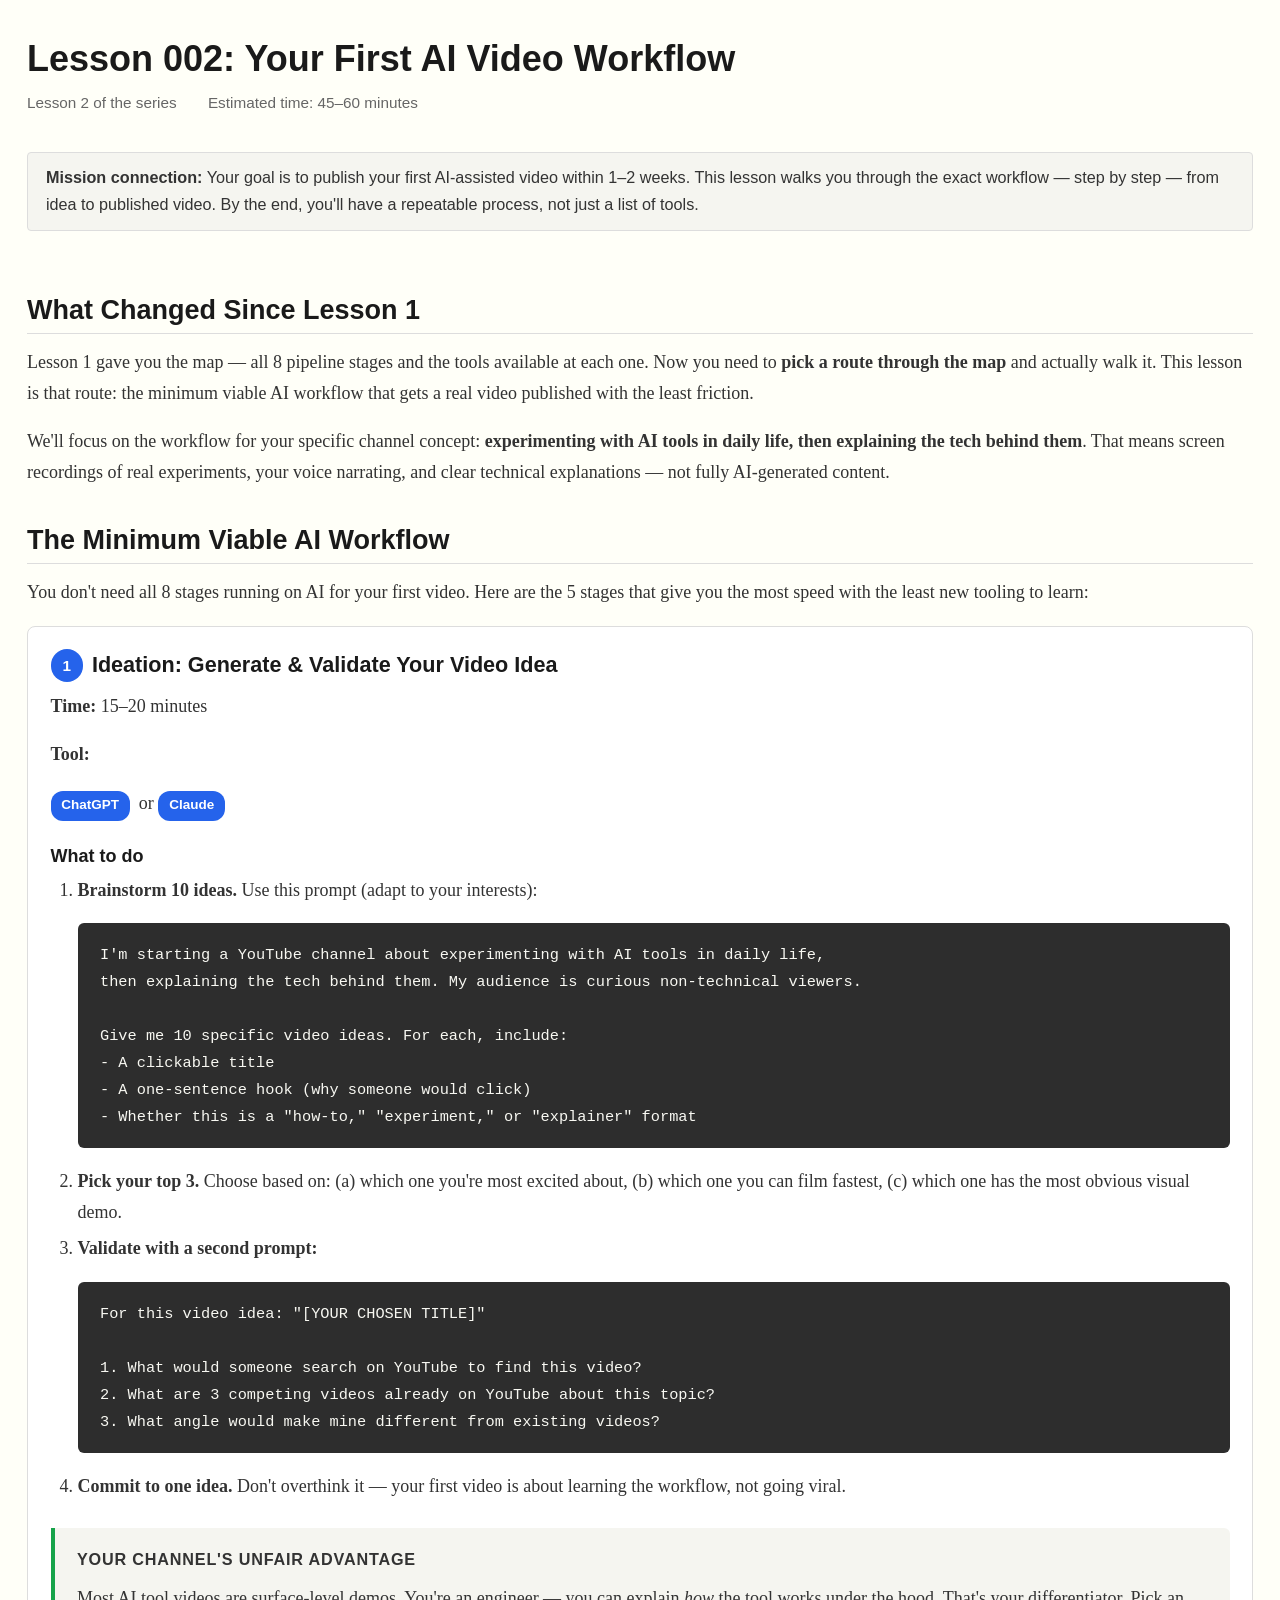
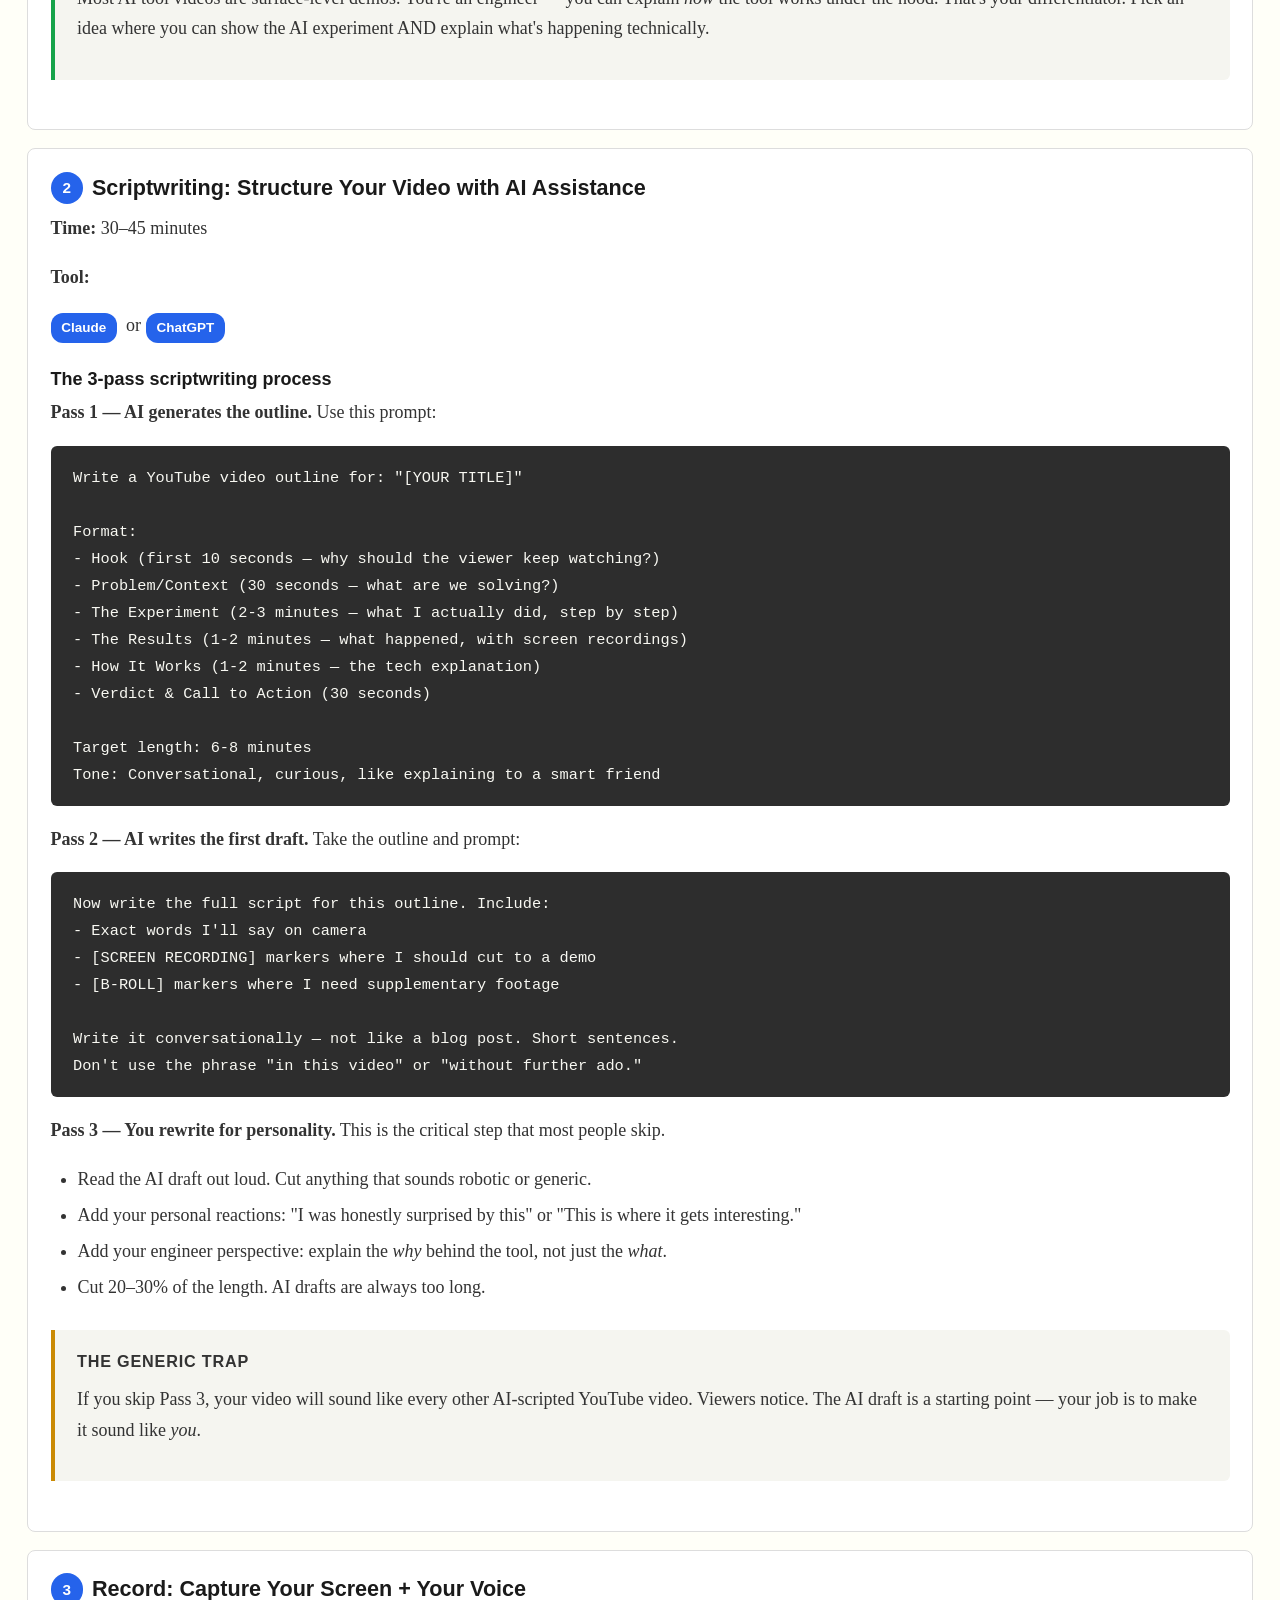
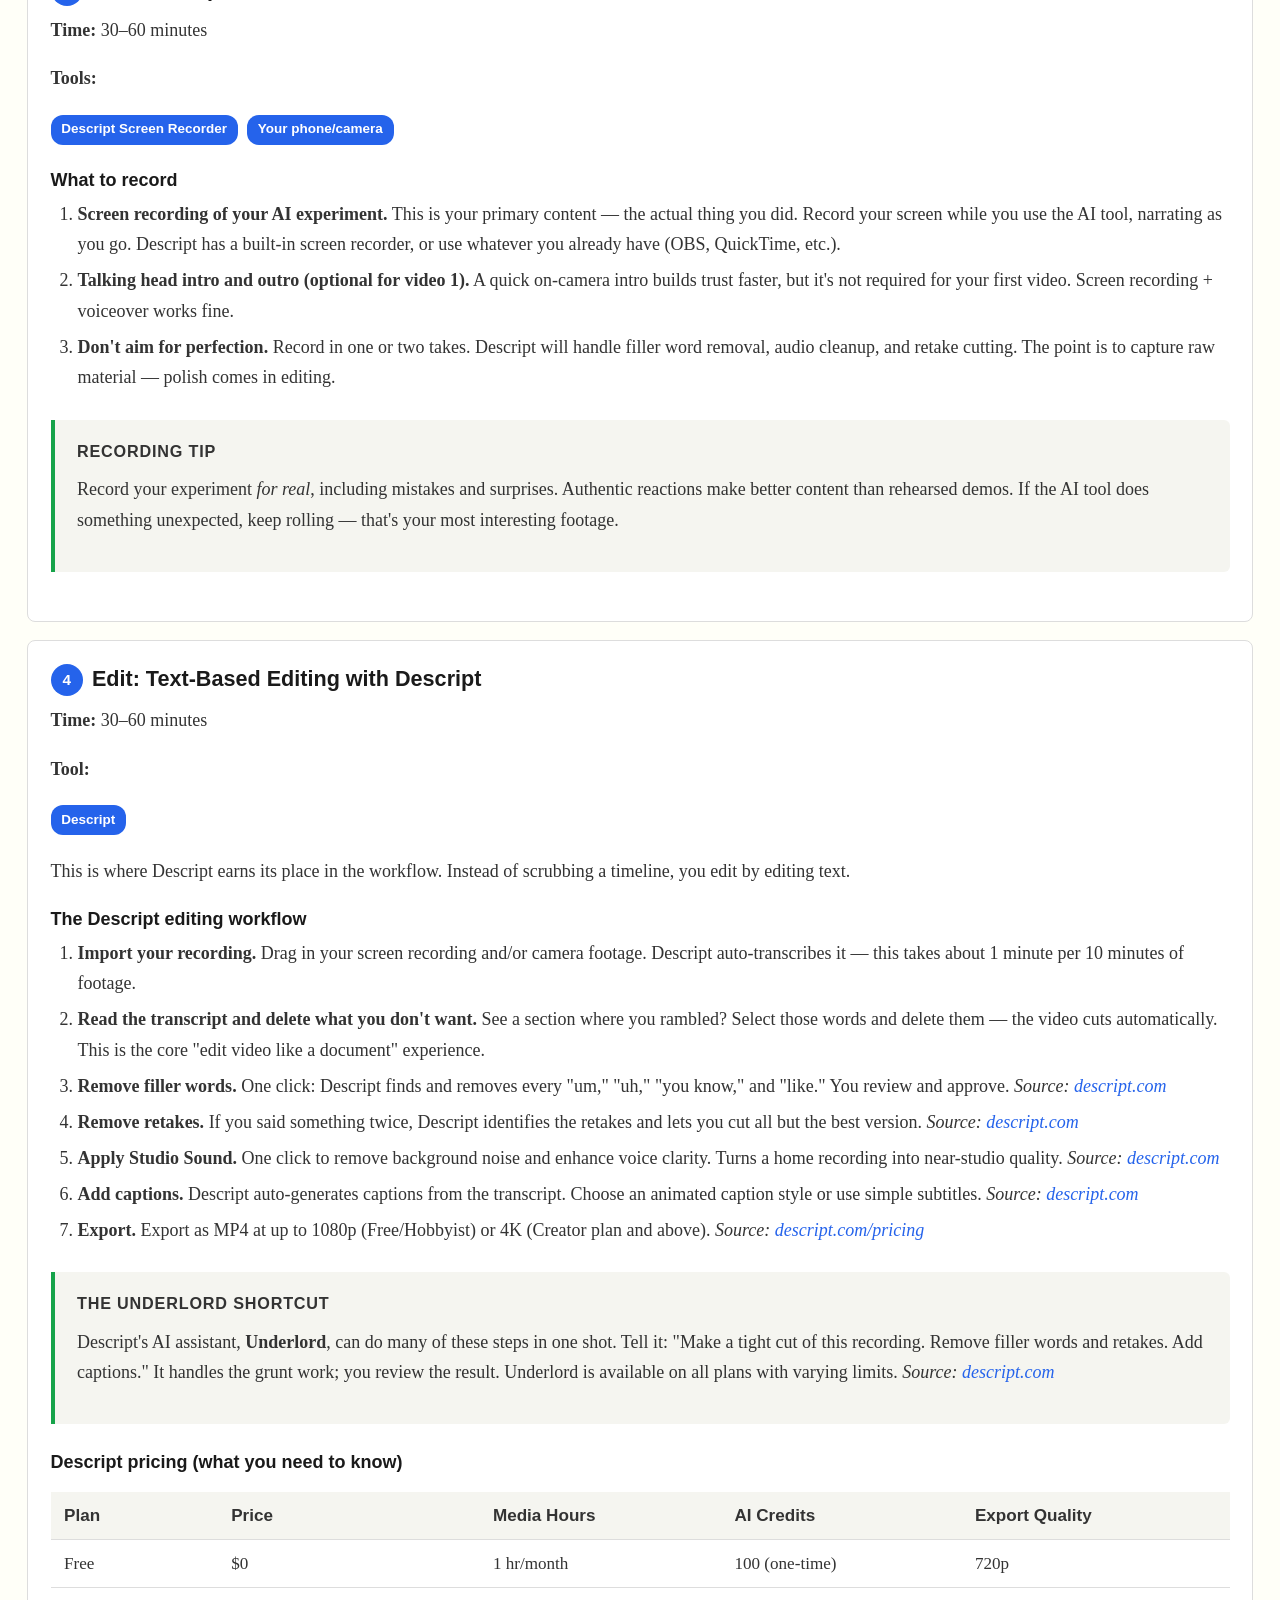
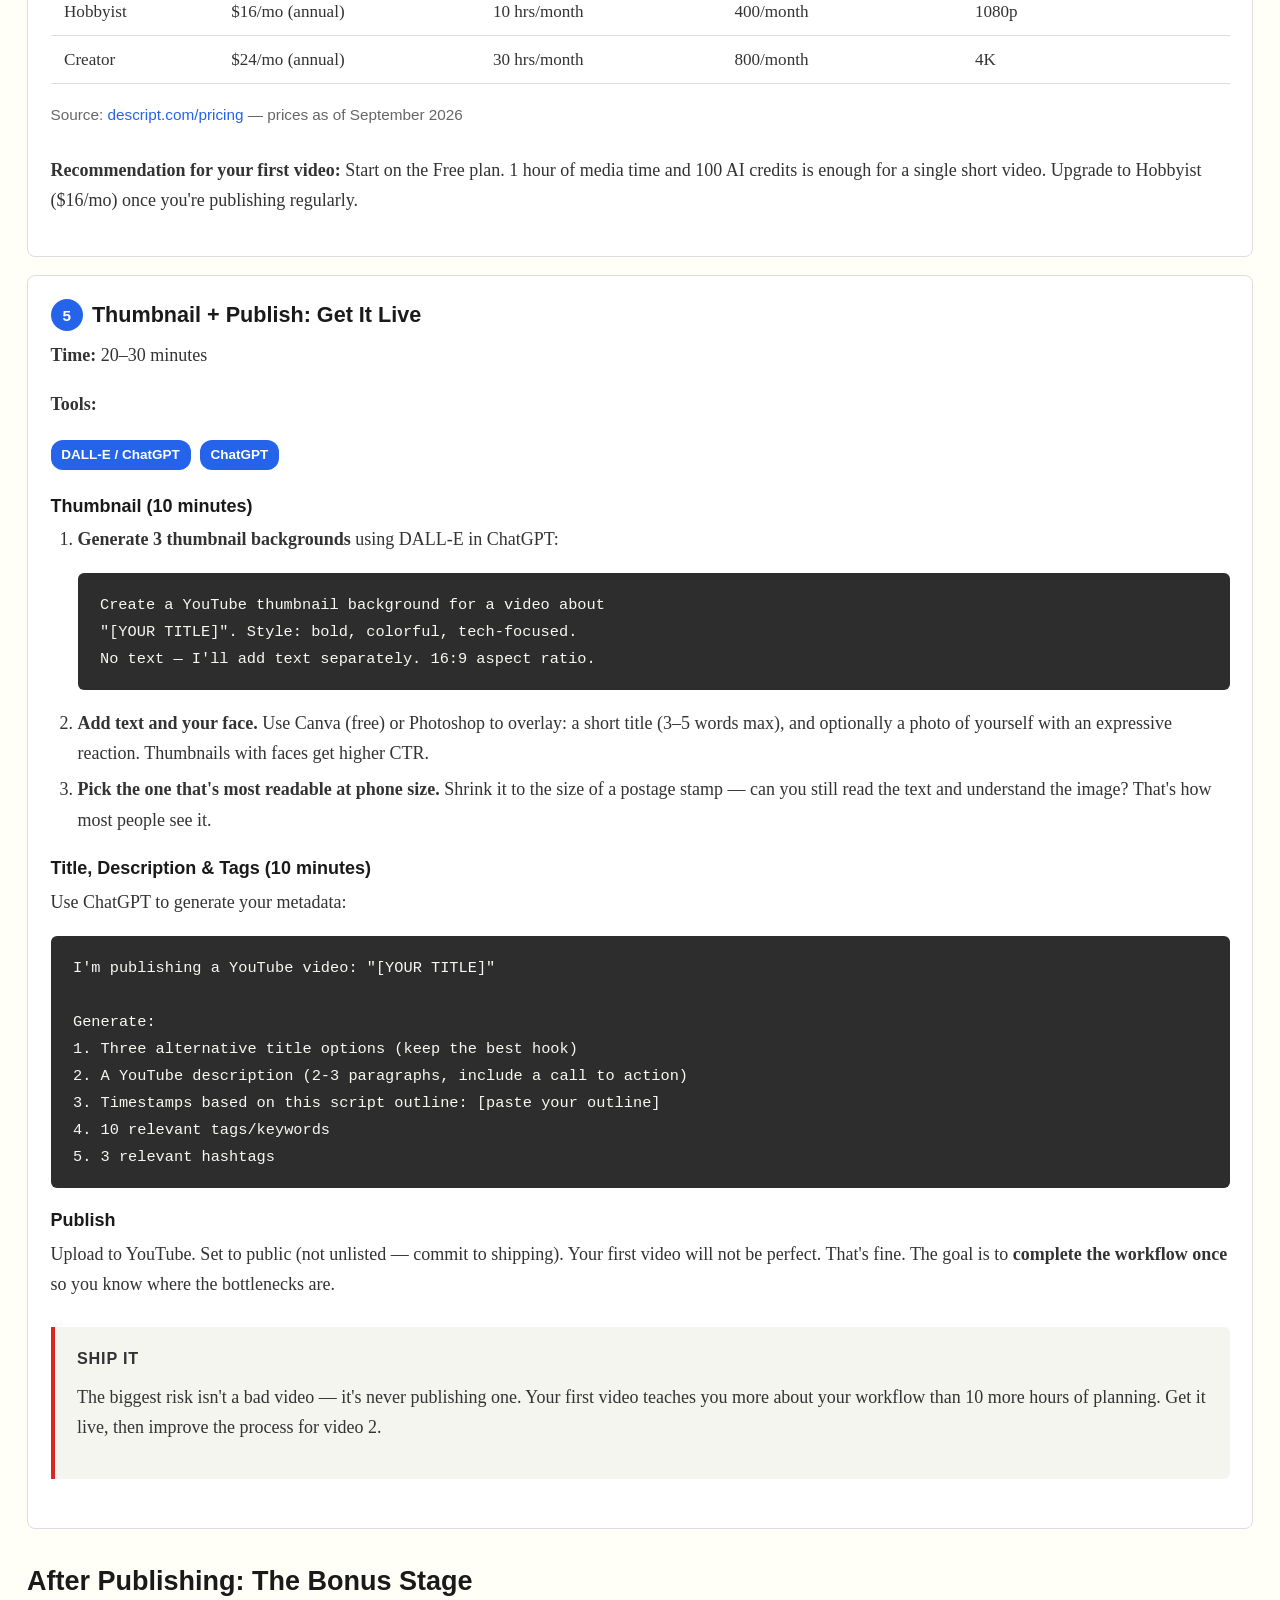
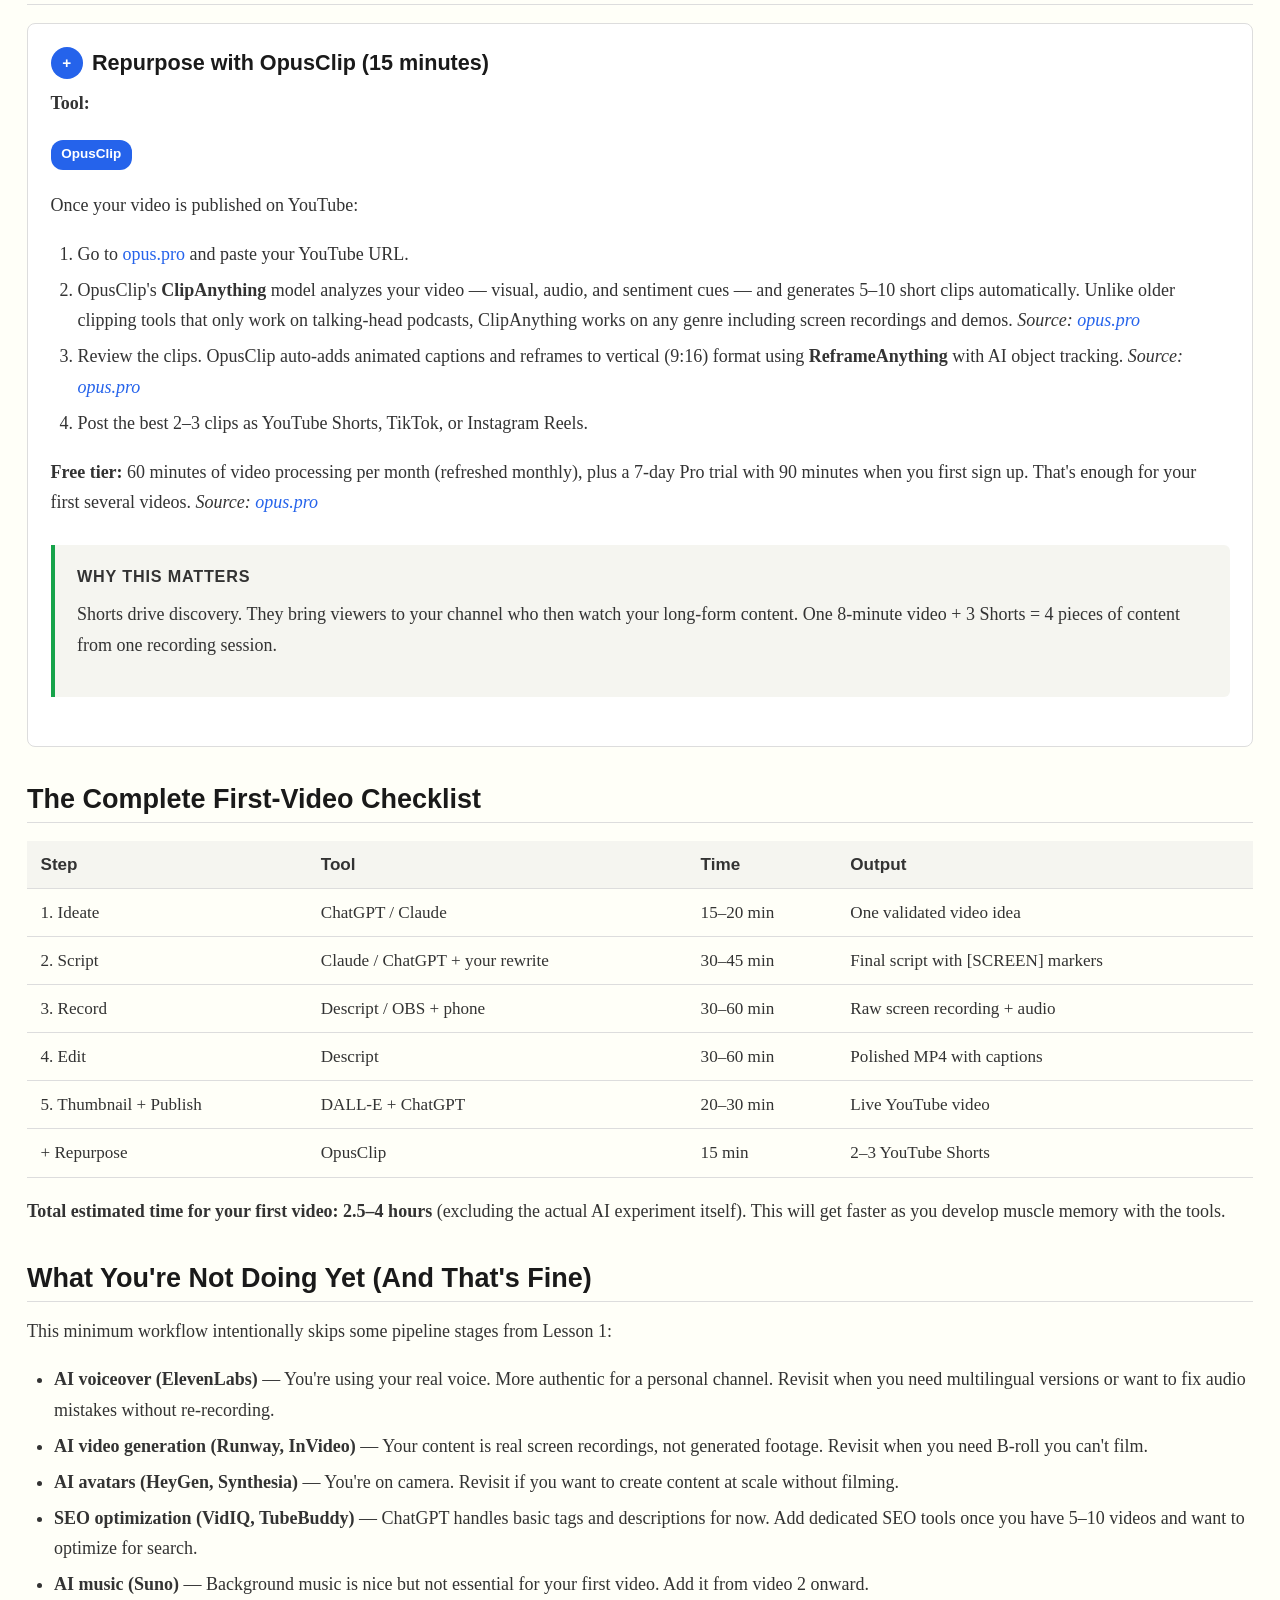
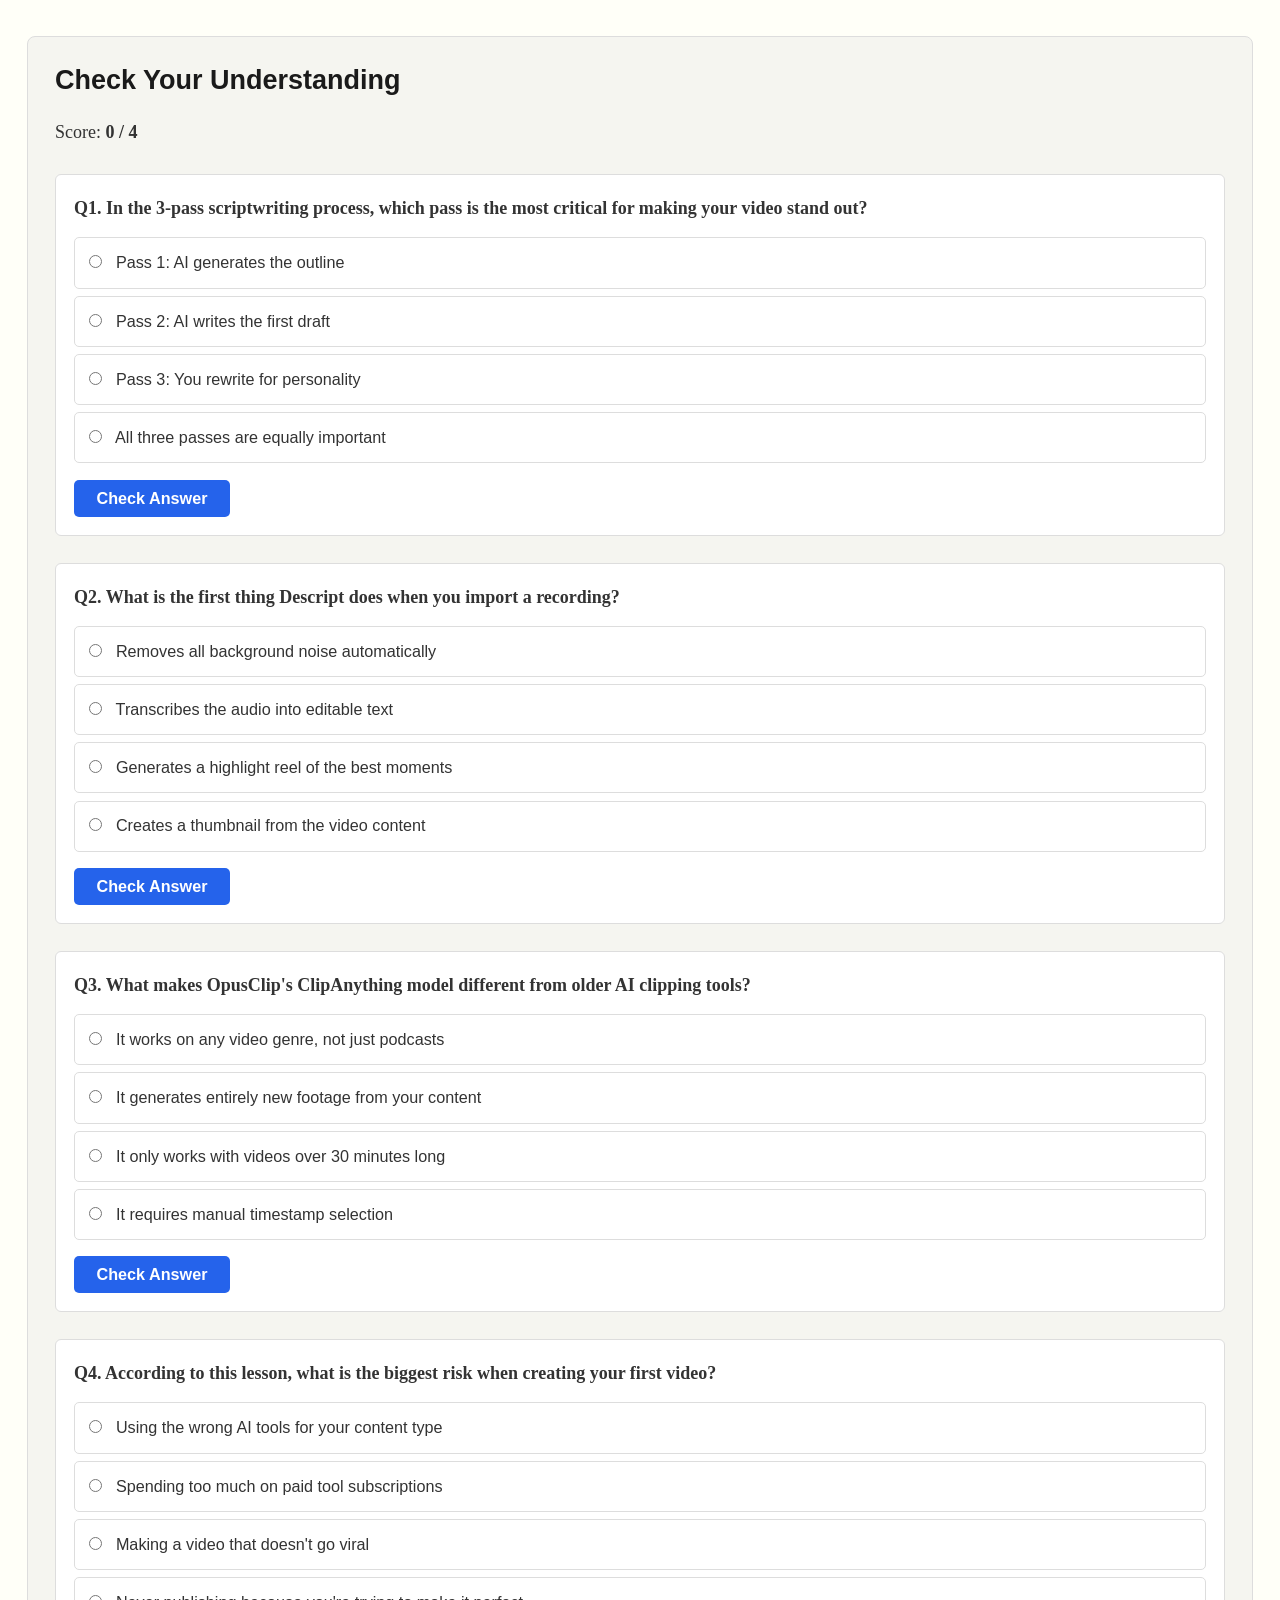
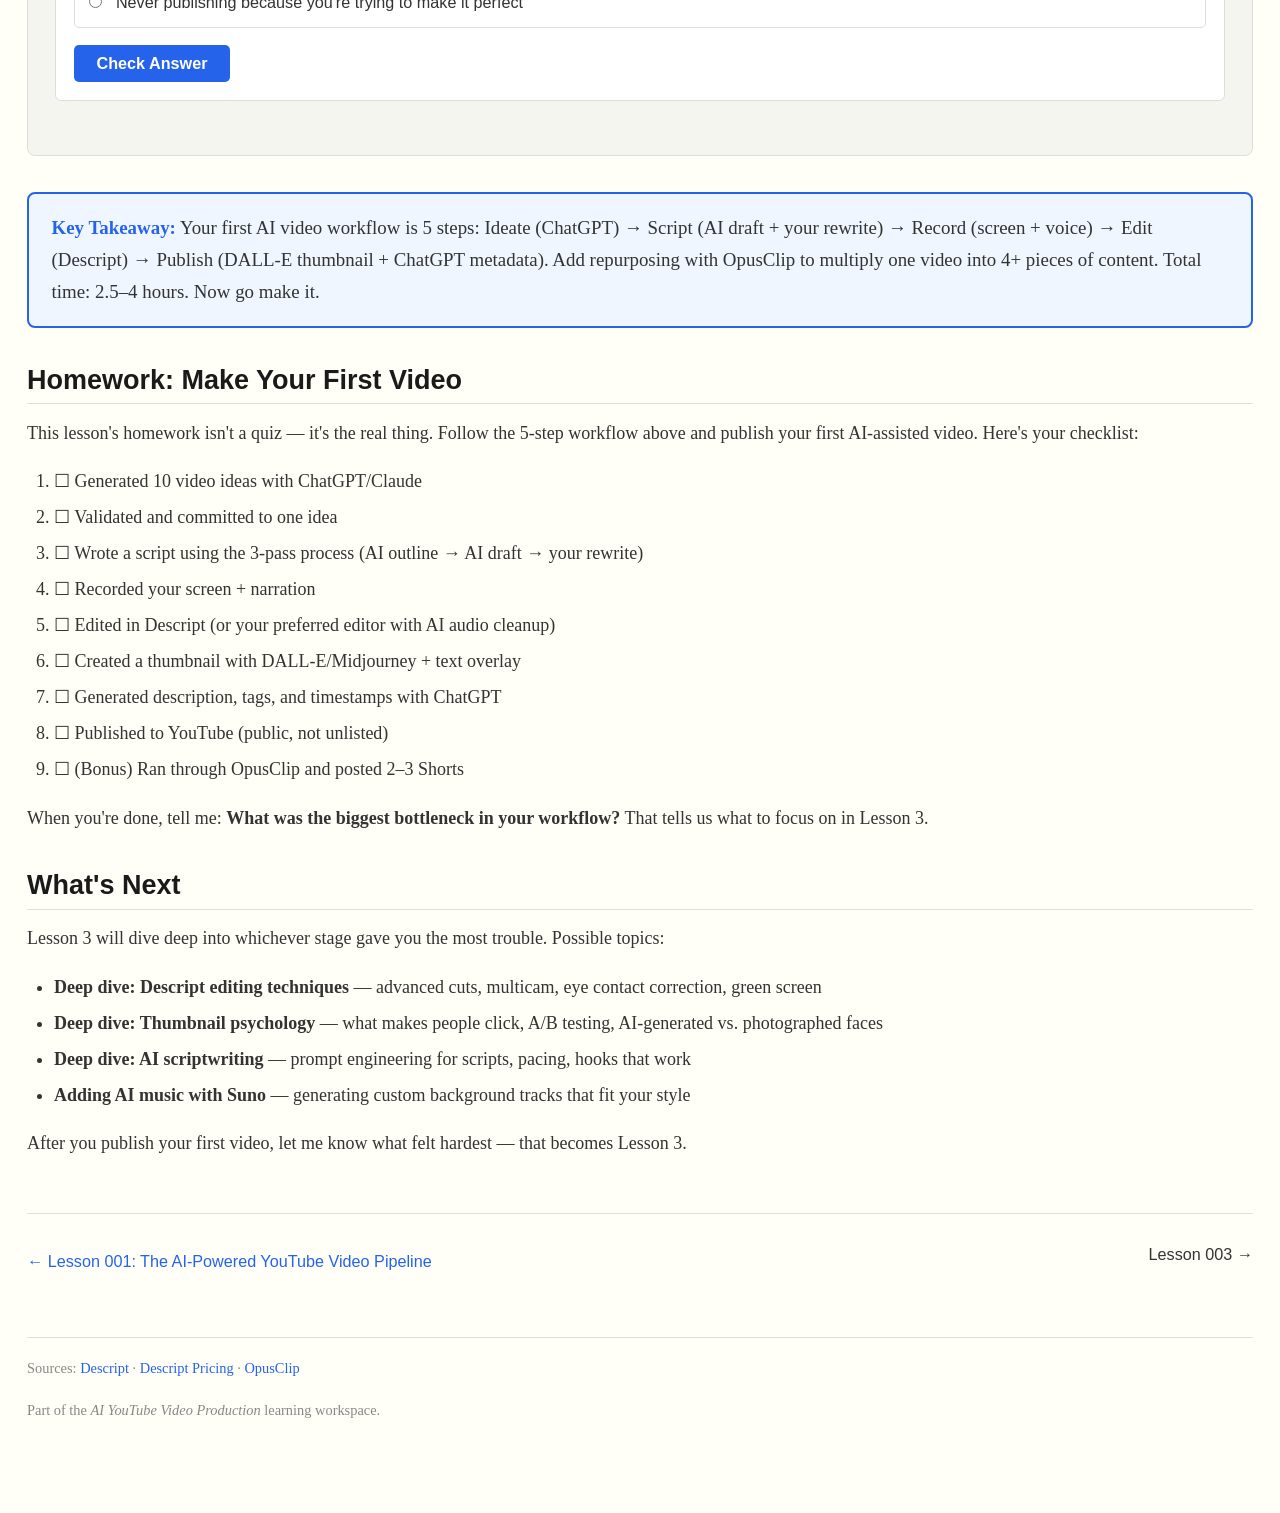
<file: ai-youtube-videos/lessons/002-your-first-ai-video-workflow.html>
<!DOCTYPE html>
<html lang="en">
<head>
  <meta charset="UTF-8">
  <meta name="viewport" content="width=device-width, initial-scale=1.0">
  <title>Lesson 002 — Your First AI Video Workflow</title>
  <link rel="stylesheet" href="../assets/styles.css">
</head>
<body>

  <h1>Lesson 002: Your First AI Video Workflow</h1>

  <div class="lesson-meta">
    <span>Lesson 2 of the series</span>
    <span>Estimated time: 45–60 minutes</span>
  </div>

  <div class="mission-link">
    <strong>Mission connection:</strong> Your goal is to publish your first AI-assisted video within 1–2 weeks. This lesson walks you through the exact workflow — step by step — from idea to published video. By the end, you'll have a repeatable process, not just a list of tools.
  </div>

  <h2>What Changed Since Lesson 1</h2>

  <p>Lesson 1 gave you the map — all 8 pipeline stages and the tools available at each one. Now you need to <strong>pick a route through the map</strong> and actually walk it. This lesson is that route: the minimum viable AI workflow that gets a real video published with the least friction.</p>

  <p>We'll focus on the workflow for your specific channel concept: <strong>experimenting with AI tools in daily life, then explaining the tech behind them</strong>. That means screen recordings of real experiments, your voice narrating, and clear technical explanations — not fully AI-generated content.</p>

  <h2>The Minimum Viable AI Workflow</h2>

  <p>You don't need all 8 stages running on AI for your first video. Here are the 5 stages that give you the most speed with the least new tooling to learn:</p>

  <!-- Step 1 -->
  <div class="stage-card">
    <h3><span class="stage-number">1</span> Ideation: Generate &amp; Validate Your Video Idea</h3>
    <p><strong>Time:</strong> 15–20 minutes</p>
    <p><strong>Tool:</strong></p>
    <p>
      <a href="https://chat.openai.com/" class="tool-badge">ChatGPT</a> or
      <a href="https://claude.ai/" class="tool-badge">Claude</a>
    </p>

    <h4>What to do</h4>
    <ol>
      <li><strong>Brainstorm 10 ideas.</strong> Use this prompt (adapt to your interests):
        <pre><code>I'm starting a YouTube channel about experimenting with AI tools in daily life,
then explaining the tech behind them. My audience is curious non-technical viewers.

Give me 10 specific video ideas. For each, include:
- A clickable title
- A one-sentence hook (why someone would click)
- Whether this is a "how-to," "experiment," or "explainer" format</code></pre>
      </li>
      <li><strong>Pick your top 3.</strong> Choose based on: (a) which one you're most excited about, (b) which one you can film fastest, (c) which one has the most obvious visual demo.</li>
      <li><strong>Validate with a second prompt:</strong>
        <pre><code>For this video idea: "[YOUR CHOSEN TITLE]"

1. What would someone search on YouTube to find this video?
2. What are 3 competing videos already on YouTube about this topic?
3. What angle would make mine different from existing videos?</code></pre>
      </li>
      <li><strong>Commit to one idea.</strong> Don't overthink it — your first video is about learning the workflow, not going viral.</li>
    </ol>

    <div class="callout tip">
      <div class="callout-title">Your channel's unfair advantage</div>
      <p>Most AI tool videos are surface-level demos. You're an engineer — you can explain <em>how</em> the tool works under the hood. That's your differentiator. Pick an idea where you can show the AI experiment AND explain what's happening technically.</p>
    </div>
  </div>

  <!-- Step 2 -->
  <div class="stage-card">
    <h3><span class="stage-number">2</span> Scriptwriting: Structure Your Video with AI Assistance</h3>
    <p><strong>Time:</strong> 30–45 minutes</p>
    <p><strong>Tool:</strong></p>
    <p>
      <a href="https://claude.ai/" class="tool-badge">Claude</a> or
      <a href="https://chat.openai.com/" class="tool-badge">ChatGPT</a>
    </p>

    <h4>The 3-pass scriptwriting process</h4>

    <p><strong>Pass 1 — AI generates the outline.</strong> Use this prompt:</p>
    <pre><code>Write a YouTube video outline for: "[YOUR TITLE]"

Format:
- Hook (first 10 seconds — why should the viewer keep watching?)
- Problem/Context (30 seconds — what are we solving?)
- The Experiment (2-3 minutes — what I actually did, step by step)
- The Results (1-2 minutes — what happened, with screen recordings)
- How It Works (1-2 minutes — the tech explanation)
- Verdict &amp; Call to Action (30 seconds)

Target length: 6-8 minutes
Tone: Conversational, curious, like explaining to a smart friend</code></pre>

    <p><strong>Pass 2 — AI writes the first draft.</strong> Take the outline and prompt:</p>
    <pre><code>Now write the full script for this outline. Include:
- Exact words I'll say on camera
- [SCREEN RECORDING] markers where I should cut to a demo
- [B-ROLL] markers where I need supplementary footage

Write it conversationally — not like a blog post. Short sentences.
Don't use the phrase "in this video" or "without further ado."</code></pre>

    <p><strong>Pass 3 — You rewrite for personality.</strong> This is the critical step that most people skip.</p>
    <ul>
      <li>Read the AI draft out loud. Cut anything that sounds robotic or generic.</li>
      <li>Add your personal reactions: "I was honestly surprised by this" or "This is where it gets interesting."</li>
      <li>Add your engineer perspective: explain the <em>why</em> behind the tool, not just the <em>what</em>.</li>
      <li>Cut 20–30% of the length. AI drafts are always too long.</li>
    </ul>

    <div class="callout warning">
      <div class="callout-title">The generic trap</div>
      <p>If you skip Pass 3, your video will sound like every other AI-scripted YouTube video. Viewers notice. The AI draft is a starting point — your job is to make it sound like <em>you</em>.</p>
    </div>
  </div>

  <!-- Step 3 -->
  <div class="stage-card">
    <h3><span class="stage-number">3</span> Record: Capture Your Screen + Your Voice</h3>
    <p><strong>Time:</strong> 30–60 minutes</p>
    <p><strong>Tools:</strong></p>
    <p>
      <a href="https://www.descript.com/" class="tool-badge">Descript Screen Recorder</a>
      <span class="tool-badge">Your phone/camera</span>
    </p>

    <h4>What to record</h4>
    <ol>
      <li><strong>Screen recording of your AI experiment.</strong> This is your primary content — the actual thing you did. Record your screen while you use the AI tool, narrating as you go. Descript has a built-in screen recorder, or use whatever you already have (OBS, QuickTime, etc.).</li>
      <li><strong>Talking head intro and outro (optional for video 1).</strong> A quick on-camera intro builds trust faster, but it's not required for your first video. Screen recording + voiceover works fine.</li>
      <li><strong>Don't aim for perfection.</strong> Record in one or two takes. Descript will handle filler word removal, audio cleanup, and retake cutting. The point is to capture raw material — polish comes in editing.</li>
    </ol>

    <div class="callout tip">
      <div class="callout-title">Recording tip</div>
      <p>Record your experiment <em>for real</em>, including mistakes and surprises. Authentic reactions make better content than rehearsed demos. If the AI tool does something unexpected, keep rolling — that's your most interesting footage.</p>
    </div>
  </div>

  <!-- Step 4 -->
  <div class="stage-card">
    <h3><span class="stage-number">4</span> Edit: Text-Based Editing with Descript</h3>
    <p><strong>Time:</strong> 30–60 minutes</p>
    <p><strong>Tool:</strong></p>
    <p>
      <a href="https://www.descript.com/" class="tool-badge">Descript</a>
    </p>

    <p>This is where Descript earns its place in the workflow. Instead of scrubbing a timeline, you edit by editing text.</p>

    <h4>The Descript editing workflow</h4>
    <ol>
      <li><strong>Import your recording.</strong> Drag in your screen recording and/or camera footage. Descript auto-transcribes it — this takes about 1 minute per 10 minutes of footage.</li>
      <li><strong>Read the transcript and delete what you don't want.</strong> See a section where you rambled? Select those words and delete them — the video cuts automatically. This is the core "edit video like a document" experience.</li>
      <li><strong>Remove filler words.</strong> One click: Descript finds and removes every "um," "uh," "you know," and "like." You review and approve. <em>Source: <a href="https://www.descript.com/">descript.com</a></em></li>
      <li><strong>Remove retakes.</strong> If you said something twice, Descript identifies the retakes and lets you cut all but the best version. <em>Source: <a href="https://www.descript.com/">descript.com</a></em></li>
      <li><strong>Apply Studio Sound.</strong> One click to remove background noise and enhance voice clarity. Turns a home recording into near-studio quality. <em>Source: <a href="https://www.descript.com/">descript.com</a></em></li>
      <li><strong>Add captions.</strong> Descript auto-generates captions from the transcript. Choose an animated caption style or use simple subtitles. <em>Source: <a href="https://www.descript.com/">descript.com</a></em></li>
      <li><strong>Export.</strong> Export as MP4 at up to 1080p (Free/Hobbyist) or 4K (Creator plan and above). <em>Source: <a href="https://www.descript.com/pricing">descript.com/pricing</a></em></li>
    </ol>

    <div class="callout tip">
      <div class="callout-title">The Underlord shortcut</div>
      <p>Descript's AI assistant, <strong>Underlord</strong>, can do many of these steps in one shot. Tell it: "Make a tight cut of this recording. Remove filler words and retakes. Add captions." It handles the grunt work; you review the result. Underlord is available on all plans with varying limits. <em>Source: <a href="https://www.descript.com/">descript.com</a></em></p>
    </div>

    <h4>Descript pricing (what you need to know)</h4>
    <table>
      <thead>
        <tr>
          <th>Plan</th>
          <th>Price</th>
          <th>Media Hours</th>
          <th>AI Credits</th>
          <th>Export Quality</th>
        </tr>
      </thead>
      <tbody>
        <tr>
          <td>Free</td>
          <td>$0</td>
          <td>1 hr/month</td>
          <td>100 (one-time)</td>
          <td>720p</td>
        </tr>
        <tr>
          <td>Hobbyist</td>
          <td>$16/mo (annual)</td>
          <td>10 hrs/month</td>
          <td>400/month</td>
          <td>1080p</td>
        </tr>
        <tr>
          <td>Creator</td>
          <td>$24/mo (annual)</td>
          <td>30 hrs/month</td>
          <td>800/month</td>
          <td>4K</td>
        </tr>
      </tbody>
    </table>
    <p class="lesson-meta">Source: <a href="https://www.descript.com/pricing">descript.com/pricing</a> — prices as of September 2026</p>

    <p><strong>Recommendation for your first video:</strong> Start on the Free plan. 1 hour of media time and 100 AI credits is enough for a single short video. Upgrade to Hobbyist ($16/mo) once you're publishing regularly.</p>
  </div>

  <!-- Step 5 -->
  <div class="stage-card">
    <h3><span class="stage-number">5</span> Thumbnail + Publish: Get It Live</h3>
    <p><strong>Time:</strong> 20–30 minutes</p>
    <p><strong>Tools:</strong></p>
    <p>
      <a href="https://openai.com/" class="tool-badge">DALL-E / ChatGPT</a>
      <a href="https://chat.openai.com/" class="tool-badge">ChatGPT</a>
    </p>

    <h4>Thumbnail (10 minutes)</h4>
    <ol>
      <li><strong>Generate 3 thumbnail backgrounds</strong> using DALL-E in ChatGPT:
        <pre><code>Create a YouTube thumbnail background for a video about
"[YOUR TITLE]". Style: bold, colorful, tech-focused.
No text — I'll add text separately. 16:9 aspect ratio.</code></pre>
      </li>
      <li><strong>Add text and your face.</strong> Use Canva (free) or Photoshop to overlay: a short title (3–5 words max), and optionally a photo of yourself with an expressive reaction. Thumbnails with faces get higher CTR.</li>
      <li><strong>Pick the one that's most readable at phone size.</strong> Shrink it to the size of a postage stamp — can you still read the text and understand the image? That's how most people see it.</li>
    </ol>

    <h4>Title, Description &amp; Tags (10 minutes)</h4>
    <p>Use ChatGPT to generate your metadata:</p>
    <pre><code>I'm publishing a YouTube video: "[YOUR TITLE]"

Generate:
1. Three alternative title options (keep the best hook)
2. A YouTube description (2-3 paragraphs, include a call to action)
3. Timestamps based on this script outline: [paste your outline]
4. 10 relevant tags/keywords
5. 3 relevant hashtags</code></pre>

    <h4>Publish</h4>
    <p>Upload to YouTube. Set to public (not unlisted — commit to shipping). Your first video will not be perfect. That's fine. The goal is to <strong>complete the workflow once</strong> so you know where the bottlenecks are.</p>

    <div class="callout important">
      <div class="callout-title">Ship it</div>
      <p>The biggest risk isn't a bad video — it's never publishing one. Your first video teaches you more about your workflow than 10 more hours of planning. Get it live, then improve the process for video 2.</p>
    </div>
  </div>

  <h2>After Publishing: The Bonus Stage</h2>

  <div class="stage-card">
    <h3><span class="stage-number">+</span> Repurpose with OpusClip (15 minutes)</h3>
    <p><strong>Tool:</strong></p>
    <p>
      <a href="https://opus.pro/" class="tool-badge">OpusClip</a>
    </p>

    <p>Once your video is published on YouTube:</p>
    <ol>
      <li>Go to <a href="https://opus.pro/">opus.pro</a> and paste your YouTube URL.</li>
      <li>OpusClip's <strong>ClipAnything</strong> model analyzes your video — visual, audio, and sentiment cues — and generates 5–10 short clips automatically. Unlike older clipping tools that only work on talking-head podcasts, ClipAnything works on any genre including screen recordings and demos. <em>Source: <a href="https://opus.pro/">opus.pro</a></em></li>
      <li>Review the clips. OpusClip auto-adds animated captions and reframes to vertical (9:16) format using <strong>ReframeAnything</strong> with AI object tracking. <em>Source: <a href="https://opus.pro/">opus.pro</a></em></li>
      <li>Post the best 2–3 clips as YouTube Shorts, TikTok, or Instagram Reels.</li>
    </ol>

    <p><strong>Free tier:</strong> 60 minutes of video processing per month (refreshed monthly), plus a 7-day Pro trial with 90 minutes when you first sign up. That's enough for your first several videos. <em>Source: <a href="https://opus.pro/">opus.pro</a></em></p>

    <div class="callout tip">
      <div class="callout-title">Why this matters</div>
      <p>Shorts drive discovery. They bring viewers to your channel who then watch your long-form content. One 8-minute video + 3 Shorts = 4 pieces of content from one recording session.</p>
    </div>
  </div>

  <h2>The Complete First-Video Checklist</h2>

  <table>
    <thead>
      <tr>
        <th>Step</th>
        <th>Tool</th>
        <th>Time</th>
        <th>Output</th>
      </tr>
    </thead>
    <tbody>
      <tr>
        <td>1. Ideate</td>
        <td>ChatGPT / Claude</td>
        <td>15–20 min</td>
        <td>One validated video idea</td>
      </tr>
      <tr>
        <td>2. Script</td>
        <td>Claude / ChatGPT + your rewrite</td>
        <td>30–45 min</td>
        <td>Final script with [SCREEN] markers</td>
      </tr>
      <tr>
        <td>3. Record</td>
        <td>Descript / OBS + phone</td>
        <td>30–60 min</td>
        <td>Raw screen recording + audio</td>
      </tr>
      <tr>
        <td>4. Edit</td>
        <td>Descript</td>
        <td>30–60 min</td>
        <td>Polished MP4 with captions</td>
      </tr>
      <tr>
        <td>5. Thumbnail + Publish</td>
        <td>DALL-E + ChatGPT</td>
        <td>20–30 min</td>
        <td>Live YouTube video</td>
      </tr>
      <tr>
        <td>+  Repurpose</td>
        <td>OpusClip</td>
        <td>15 min</td>
        <td>2–3 YouTube Shorts</td>
      </tr>
    </tbody>
  </table>

  <p><strong>Total estimated time for your first video: 2.5–4 hours</strong> (excluding the actual AI experiment itself). This will get faster as you develop muscle memory with the tools.</p>

  <h2>What You're Not Doing Yet (And That's Fine)</h2>

  <p>This minimum workflow intentionally skips some pipeline stages from Lesson 1:</p>

  <ul>
    <li><strong>AI voiceover (ElevenLabs)</strong> — You're using your real voice. More authentic for a personal channel. Revisit when you need multilingual versions or want to fix audio mistakes without re-recording.</li>
    <li><strong>AI video generation (Runway, InVideo)</strong> — Your content is real screen recordings, not generated footage. Revisit when you need B-roll you can't film.</li>
    <li><strong>AI avatars (HeyGen, Synthesia)</strong> — You're on camera. Revisit if you want to create content at scale without filming.</li>
    <li><strong>SEO optimization (VidIQ, TubeBuddy)</strong> — ChatGPT handles basic tags and descriptions for now. Add dedicated SEO tools once you have 5–10 videos and want to optimize for search.</li>
    <li><strong>AI music (Suno)</strong> — Background music is nice but not essential for your first video. Add it from video 2 onward.</li>
  </ul>

  <!-- Quiz -->
  <div class="quiz-section">
    <h2>Check Your Understanding</h2>
    <p>Score: <strong id="quiz-score">0 / 4</strong></p>

    <div class="quiz-question" data-correct="C" data-explanation="Pass 3 — your personal rewrite — is what separates a generic AI script from content that sounds like you. AI drafts are starting points, not finished scripts.">
      <p class="q-text">Q1. In the 3-pass scriptwriting process, which pass is the most critical for making your video stand out?</p>
      <ul class="quiz-options">
        <li><label><input type="radio" name="q1" value="A"> Pass 1: AI generates the outline</label></li>
        <li><label><input type="radio" name="q1" value="B"> Pass 2: AI writes the first draft</label></li>
        <li><label><input type="radio" name="q1" value="C"> Pass 3: You rewrite for personality</label></li>
        <li><label><input type="radio" name="q1" value="D"> All three passes are equally important</label></li>
      </ul>
      <div class="quiz-feedback"></div>
      <button class="btn-check">Check Answer</button>
    </div>

    <div class="quiz-question" data-correct="B" data-explanation="Descript auto-transcribes your recording, then lets you edit the video by editing the transcript text — delete words to cut video, rearrange sentences to rearrange footage.">
      <p class="q-text">Q2. What is the first thing Descript does when you import a recording?</p>
      <ul class="quiz-options">
        <li><label><input type="radio" name="q2" value="A"> Removes all background noise automatically</label></li>
        <li><label><input type="radio" name="q2" value="B"> Transcribes the audio into editable text</label></li>
        <li><label><input type="radio" name="q2" value="C"> Generates a highlight reel of the best moments</label></li>
        <li><label><input type="radio" name="q2" value="D"> Creates a thumbnail from the video content</label></li>
      </ul>
      <div class="quiz-feedback"></div>
      <button class="btn-check">Check Answer</button>
    </div>

    <div class="quiz-question" data-correct="A" data-explanation="ClipAnything is OpusClip's AI model that works on any video genre — not just talking-head podcasts. It analyzes visual, audio, and sentiment cues to find the best clip-worthy moments.">
      <p class="q-text">Q3. What makes OpusClip's ClipAnything model different from older AI clipping tools?</p>
      <ul class="quiz-options">
        <li><label><input type="radio" name="q3" value="A"> It works on any video genre, not just podcasts</label></li>
        <li><label><input type="radio" name="q3" value="B"> It generates entirely new footage from your content</label></li>
        <li><label><input type="radio" name="q3" value="C"> It only works with videos over 30 minutes long</label></li>
        <li><label><input type="radio" name="q3" value="D"> It requires manual timestamp selection</label></li>
      </ul>
      <div class="quiz-feedback"></div>
      <button class="btn-check">Check Answer</button>
    </div>

    <div class="quiz-question" data-correct="D" data-explanation="The biggest risk for a new creator isn't making a bad video — it's never publishing. Your first video's primary purpose is learning the workflow, not going viral. Ship it, then improve.">
      <p class="q-text">Q4. According to this lesson, what is the biggest risk when creating your first video?</p>
      <ul class="quiz-options">
        <li><label><input type="radio" name="q4" value="A"> Using the wrong AI tools for your content type</label></li>
        <li><label><input type="radio" name="q4" value="B"> Spending too much on paid tool subscriptions</label></li>
        <li><label><input type="radio" name="q4" value="C"> Making a video that doesn't go viral</label></li>
        <li><label><input type="radio" name="q4" value="D"> Never publishing because you're trying to make it perfect</label></li>
      </ul>
      <div class="quiz-feedback"></div>
      <button class="btn-check">Check Answer</button>
    </div>
  </div>

  <!-- Takeaway -->
  <div class="takeaway">
    <strong>Key Takeaway:</strong> Your first AI video workflow is 5 steps: Ideate (ChatGPT) → Script (AI draft + your rewrite) → Record (screen + voice) → Edit (Descript) → Publish (DALL-E thumbnail + ChatGPT metadata). Add repurposing with OpusClip to multiply one video into 4+ pieces of content. Total time: 2.5–4 hours. Now go make it.
  </div>

  <h2>Homework: Make Your First Video</h2>

  <p>This lesson's homework isn't a quiz — it's the real thing. Follow the 5-step workflow above and publish your first AI-assisted video. Here's your checklist:</p>

  <ol>
    <li>☐ Generated 10 video ideas with ChatGPT/Claude</li>
    <li>☐ Validated and committed to one idea</li>
    <li>☐ Wrote a script using the 3-pass process (AI outline → AI draft → your rewrite)</li>
    <li>☐ Recorded your screen + narration</li>
    <li>☐ Edited in Descript (or your preferred editor with AI audio cleanup)</li>
    <li>☐ Created a thumbnail with DALL-E/Midjourney + text overlay</li>
    <li>☐ Generated description, tags, and timestamps with ChatGPT</li>
    <li>☐ Published to YouTube (public, not unlisted)</li>
    <li>☐ (Bonus) Ran through OpusClip and posted 2–3 Shorts</li>
  </ol>

  <p>When you're done, tell me: <strong>What was the biggest bottleneck in your workflow?</strong> That tells us what to focus on in Lesson 3.</p>

  <h2>What's Next</h2>

  <p>Lesson 3 will dive deep into whichever stage gave you the most trouble. Possible topics:</p>
  <ul>
    <li><strong>Deep dive: Descript editing techniques</strong> — advanced cuts, multicam, eye contact correction, green screen</li>
    <li><strong>Deep dive: Thumbnail psychology</strong> — what makes people click, A/B testing, AI-generated vs. photographed faces</li>
    <li><strong>Deep dive: AI scriptwriting</strong> — prompt engineering for scripts, pacing, hooks that work</li>
    <li><strong>Adding AI music with Suno</strong> — generating custom background tracks that fit your style</li>
  </ul>

  <p>After you publish your first video, let me know what felt hardest — that becomes Lesson 3.</p>

  <!-- Navigation -->
  <nav class="lesson-nav">
    <a href="001-the-ai-video-pipeline.html">← Lesson 001: The AI-Powered YouTube Video Pipeline</a>
    <span>Lesson 003 →</span>
  </nav>

  <footer>
    <p>Sources: <a href="https://www.descript.com/">Descript</a> · <a href="https://www.descript.com/pricing">Descript Pricing</a> · <a href="https://opus.pro/">OpusClip</a></p>
    <p>Part of the <em>AI YouTube Video Production</em> learning workspace.</p>
  </footer>

  <script src="../assets/quiz.js"></script>
</body>
</html>
</file>
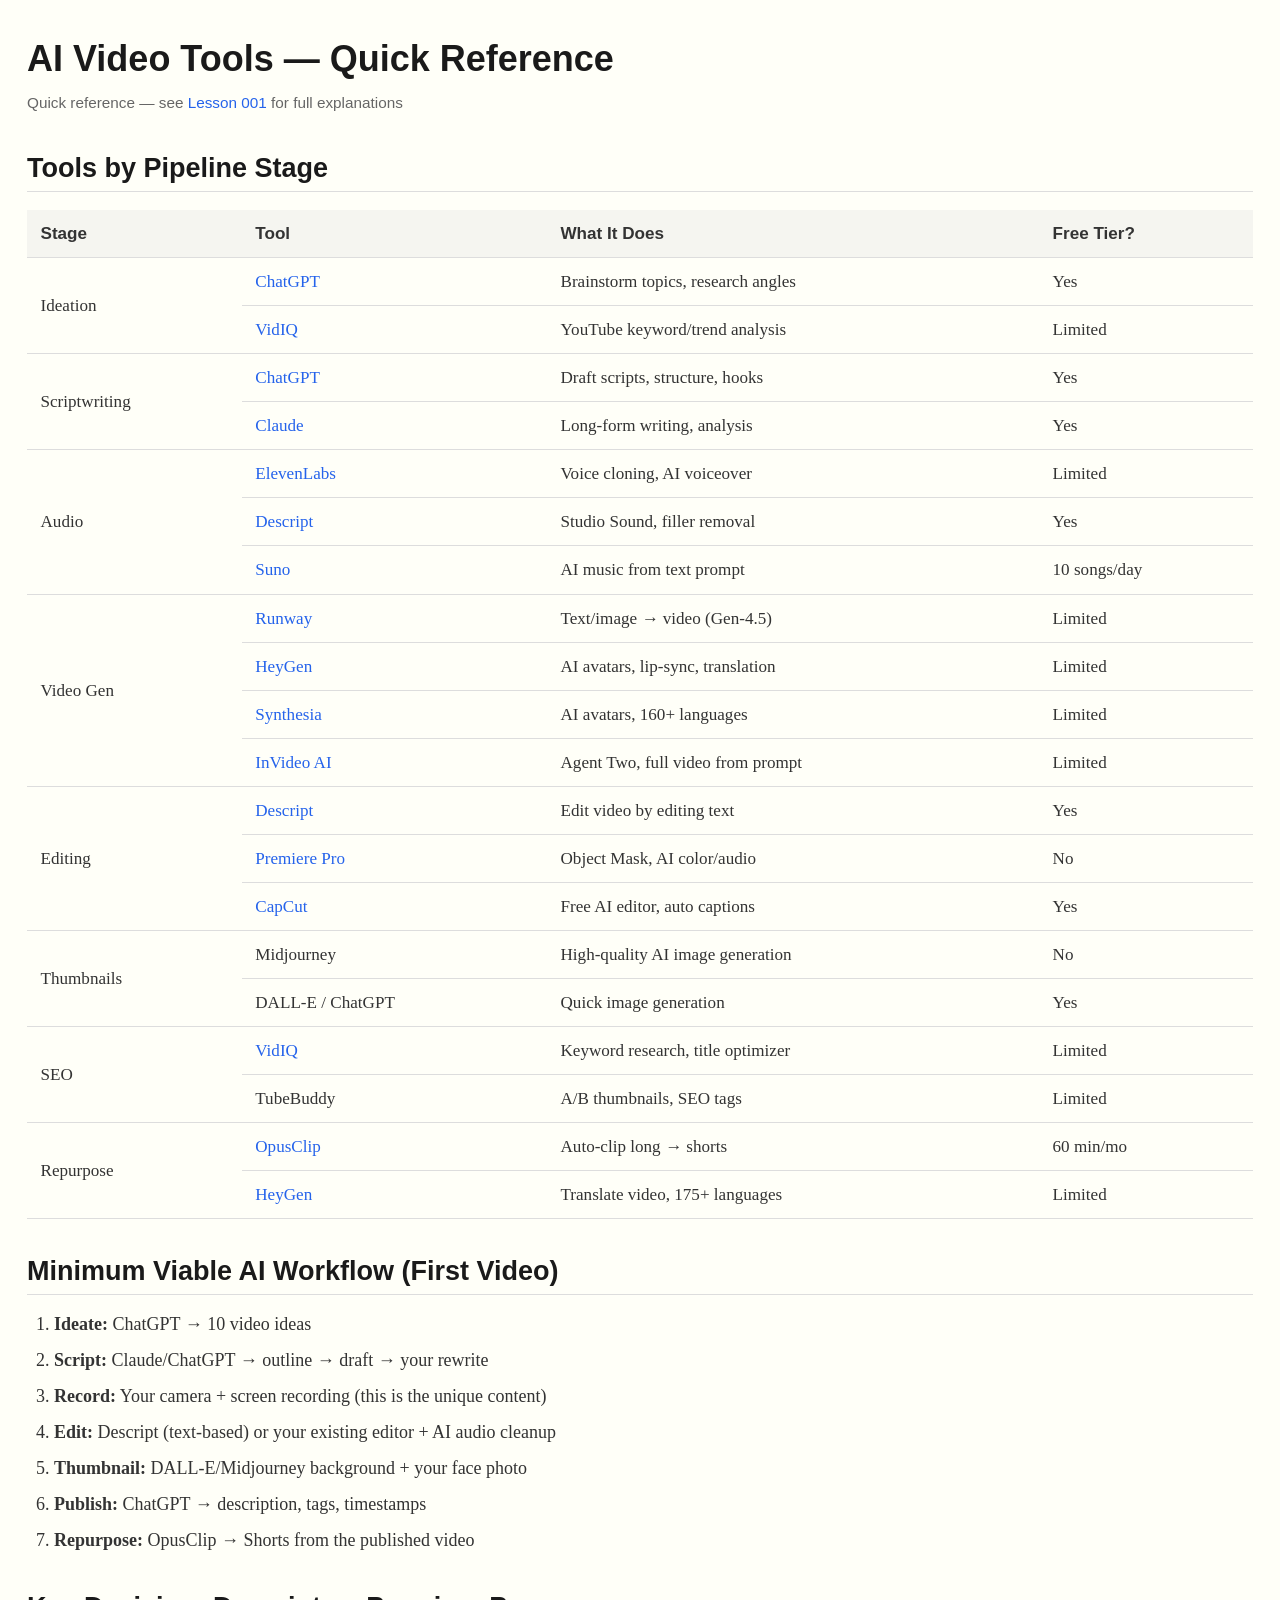
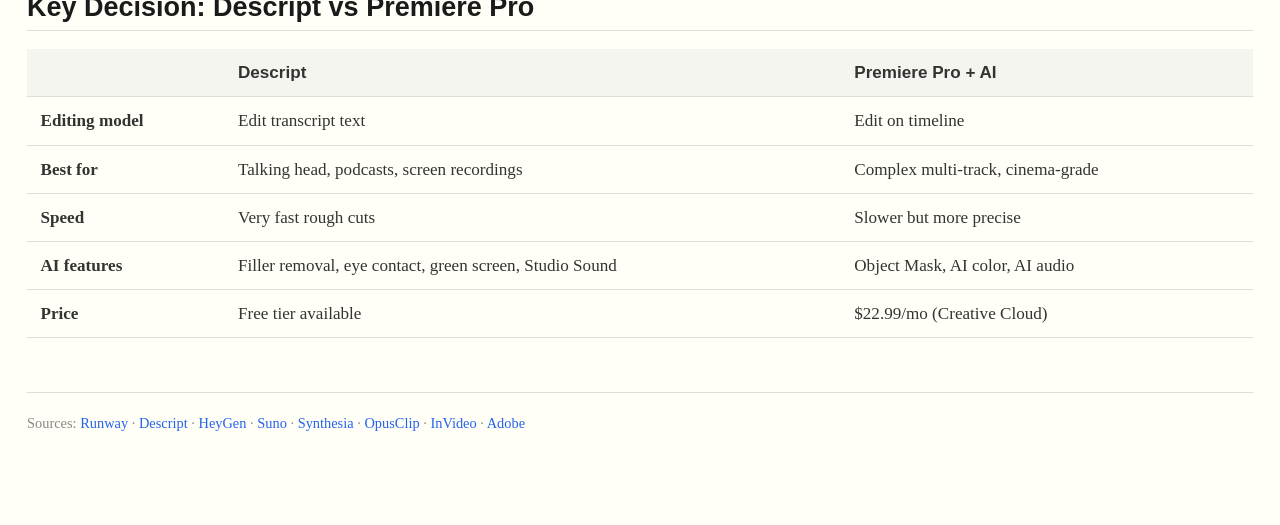
<file: ai-youtube-videos/reference/ai-video-tools-cheatsheet.html>
<!DOCTYPE html>
<html lang="en">
<head>
  <meta charset="UTF-8">
  <meta name="viewport" content="width=device-width, initial-scale=1.0">
  <title>AI Video Tools — Quick Reference</title>
  <link rel="stylesheet" href="../assets/styles.css">
</head>
<body>

  <h1>AI Video Tools — Quick Reference</h1>
  <p class="lesson-meta">Quick reference — see <a href="../lessons/001-the-ai-video-pipeline.html">Lesson 001</a> for full explanations</p>

  <h2>Tools by Pipeline Stage</h2>

  <table>
    <thead>
      <tr>
        <th>Stage</th>
        <th>Tool</th>
        <th>What It Does</th>
        <th>Free Tier?</th>
      </tr>
    </thead>
    <tbody>
      <tr><td rowspan="2">Ideation</td><td><a href="https://chat.openai.com/">ChatGPT</a></td><td>Brainstorm topics, research angles</td><td>Yes</td></tr>
      <tr><td><a href="https://vidiq.com/">VidIQ</a></td><td>YouTube keyword/trend analysis</td><td>Limited</td></tr>

      <tr><td rowspan="2">Scriptwriting</td><td><a href="https://chat.openai.com/">ChatGPT</a></td><td>Draft scripts, structure, hooks</td><td>Yes</td></tr>
      <tr><td><a href="https://claude.ai/">Claude</a></td><td>Long-form writing, analysis</td><td>Yes</td></tr>

      <tr><td rowspan="3">Audio</td><td><a href="https://elevenlabs.io/">ElevenLabs</a></td><td>Voice cloning, AI voiceover</td><td>Limited</td></tr>
      <tr><td><a href="https://www.descript.com/">Descript</a></td><td>Studio Sound, filler removal</td><td>Yes</td></tr>
      <tr><td><a href="https://suno.com/">Suno</a></td><td>AI music from text prompt</td><td>10 songs/day</td></tr>

      <tr><td rowspan="4">Video Gen</td><td><a href="https://runwayml.com/">Runway</a></td><td>Text/image → video (Gen-4.5)</td><td>Limited</td></tr>
      <tr><td><a href="https://www.heygen.com/">HeyGen</a></td><td>AI avatars, lip-sync, translation</td><td>Limited</td></tr>
      <tr><td><a href="https://www.synthesia.io/">Synthesia</a></td><td>AI avatars, 160+ languages</td><td>Limited</td></tr>
      <tr><td><a href="https://invideo.io/">InVideo AI</a></td><td>Agent Two, full video from prompt</td><td>Limited</td></tr>

      <tr><td rowspan="3">Editing</td><td><a href="https://www.descript.com/">Descript</a></td><td>Edit video by editing text</td><td>Yes</td></tr>
      <tr><td><a href="https://www.adobe.com/products/premiere/ai-video-editing.html">Premiere Pro</a></td><td>Object Mask, AI color/audio</td><td>No</td></tr>
      <tr><td><a href="https://www.capcut.com/">CapCut</a></td><td>Free AI editor, auto captions</td><td>Yes</td></tr>

      <tr><td rowspan="2">Thumbnails</td><td>Midjourney</td><td>High-quality AI image generation</td><td>No</td></tr>
      <tr><td>DALL-E / ChatGPT</td><td>Quick image generation</td><td>Yes</td></tr>

      <tr><td rowspan="2">SEO</td><td><a href="https://vidiq.com/">VidIQ</a></td><td>Keyword research, title optimizer</td><td>Limited</td></tr>
      <tr><td>TubeBuddy</td><td>A/B thumbnails, SEO tags</td><td>Limited</td></tr>

      <tr><td rowspan="2">Repurpose</td><td><a href="https://opus.pro/">OpusClip</a></td><td>Auto-clip long → shorts</td><td>60 min/mo</td></tr>
      <tr><td><a href="https://www.heygen.com/">HeyGen</a></td><td>Translate video, 175+ languages</td><td>Limited</td></tr>
    </tbody>
  </table>

  <h2>Minimum Viable AI Workflow (First Video)</h2>

  <ol>
    <li><strong>Ideate:</strong> ChatGPT → 10 video ideas</li>
    <li><strong>Script:</strong> Claude/ChatGPT → outline → draft → your rewrite</li>
    <li><strong>Record:</strong> Your camera + screen recording (this is the unique content)</li>
    <li><strong>Edit:</strong> Descript (text-based) or your existing editor + AI audio cleanup</li>
    <li><strong>Thumbnail:</strong> DALL-E/Midjourney background + your face photo</li>
    <li><strong>Publish:</strong> ChatGPT → description, tags, timestamps</li>
    <li><strong>Repurpose:</strong> OpusClip → Shorts from the published video</li>
  </ol>

  <h2>Key Decision: Descript vs Premiere Pro</h2>

  <table>
    <thead>
      <tr><th></th><th>Descript</th><th>Premiere Pro + AI</th></tr>
    </thead>
    <tbody>
      <tr><td><strong>Editing model</strong></td><td>Edit transcript text</td><td>Edit on timeline</td></tr>
      <tr><td><strong>Best for</strong></td><td>Talking head, podcasts, screen recordings</td><td>Complex multi-track, cinema-grade</td></tr>
      <tr><td><strong>Speed</strong></td><td>Very fast rough cuts</td><td>Slower but more precise</td></tr>
      <tr><td><strong>AI features</strong></td><td>Filler removal, eye contact, green screen, Studio Sound</td><td>Object Mask, AI color, AI audio</td></tr>
      <tr><td><strong>Price</strong></td><td>Free tier available</td><td>$22.99/mo (Creative Cloud)</td></tr>
    </tbody>
  </table>

  <footer>
    <p>Sources: <a href="https://runwayml.com/">Runway</a> · <a href="https://www.descript.com/">Descript</a> · <a href="https://www.heygen.com/">HeyGen</a> · <a href="https://suno.com/">Suno</a> · <a href="https://www.synthesia.io/">Synthesia</a> · <a href="https://opus.pro/">OpusClip</a> · <a href="https://invideo.io/">InVideo</a> · <a href="https://www.adobe.com/products/premiere/ai-video-editing.html">Adobe</a></p>
  </footer>

</body>
</html>
</file>
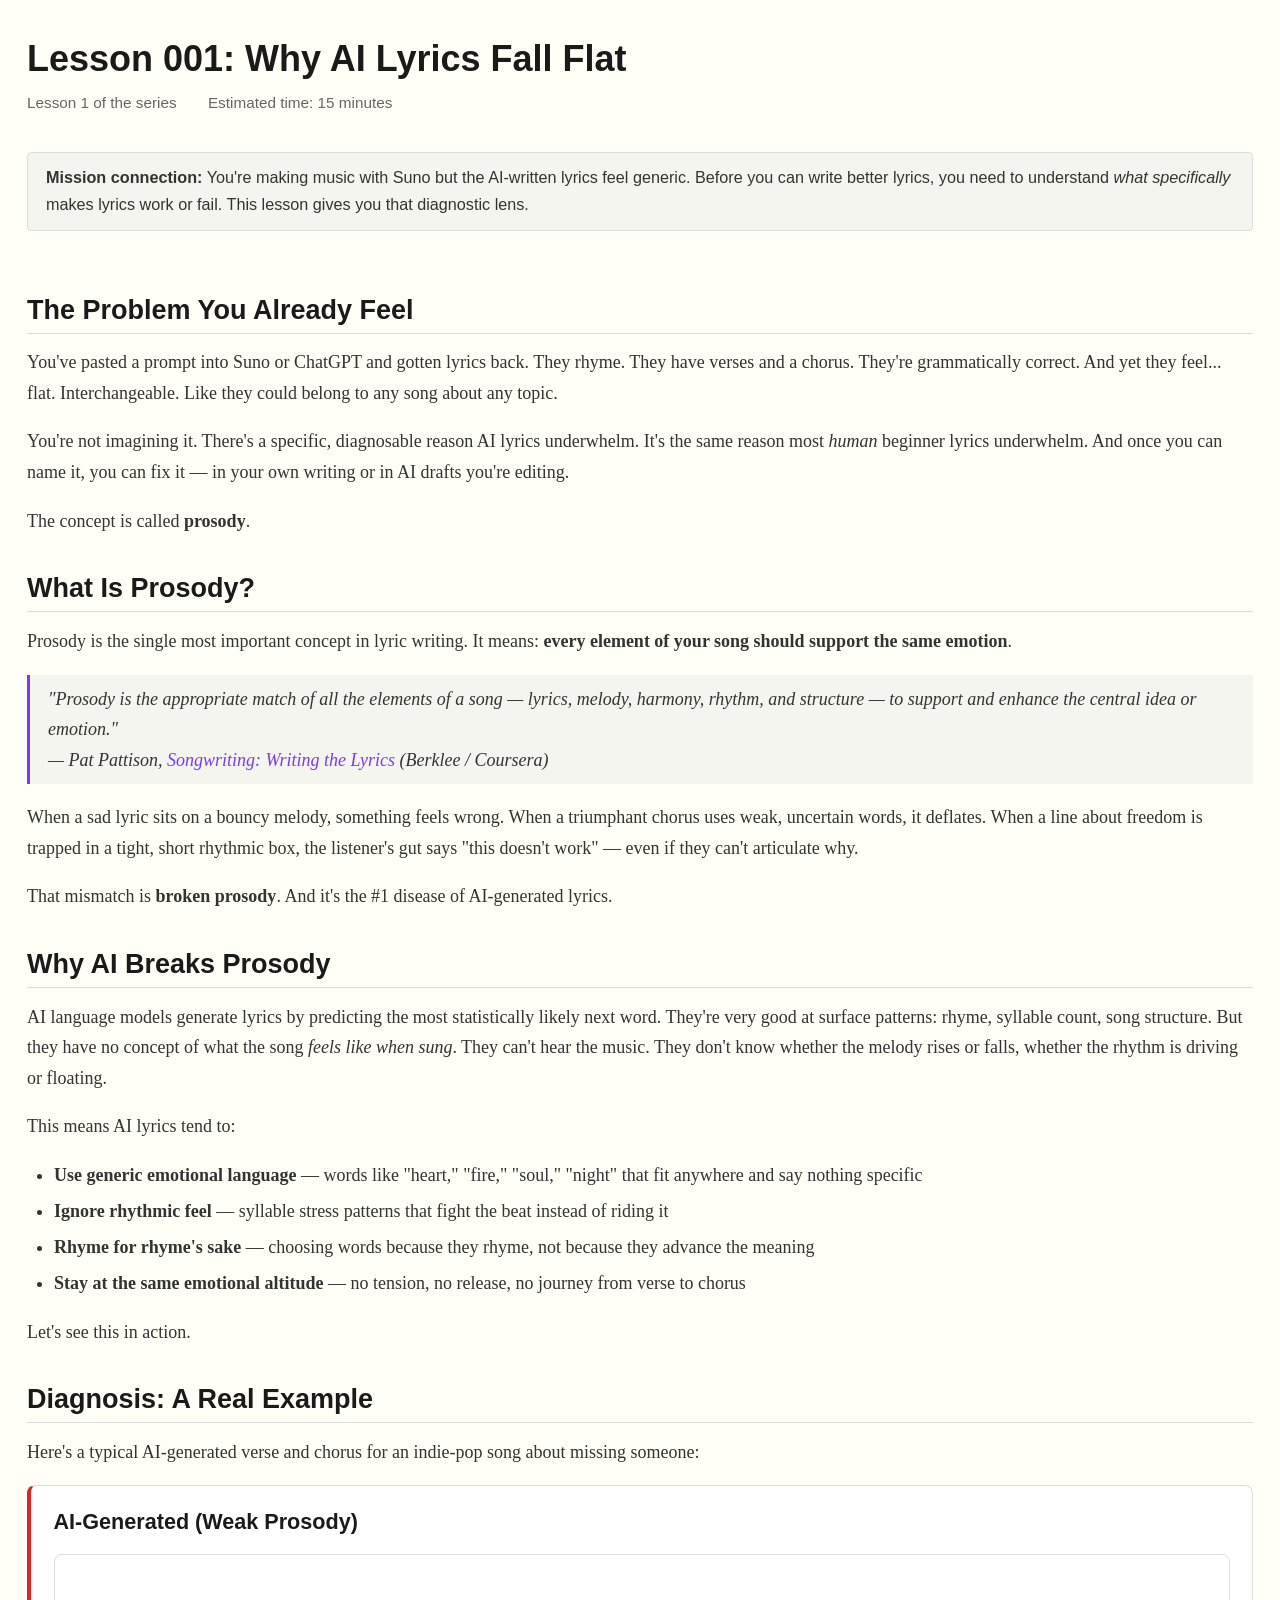
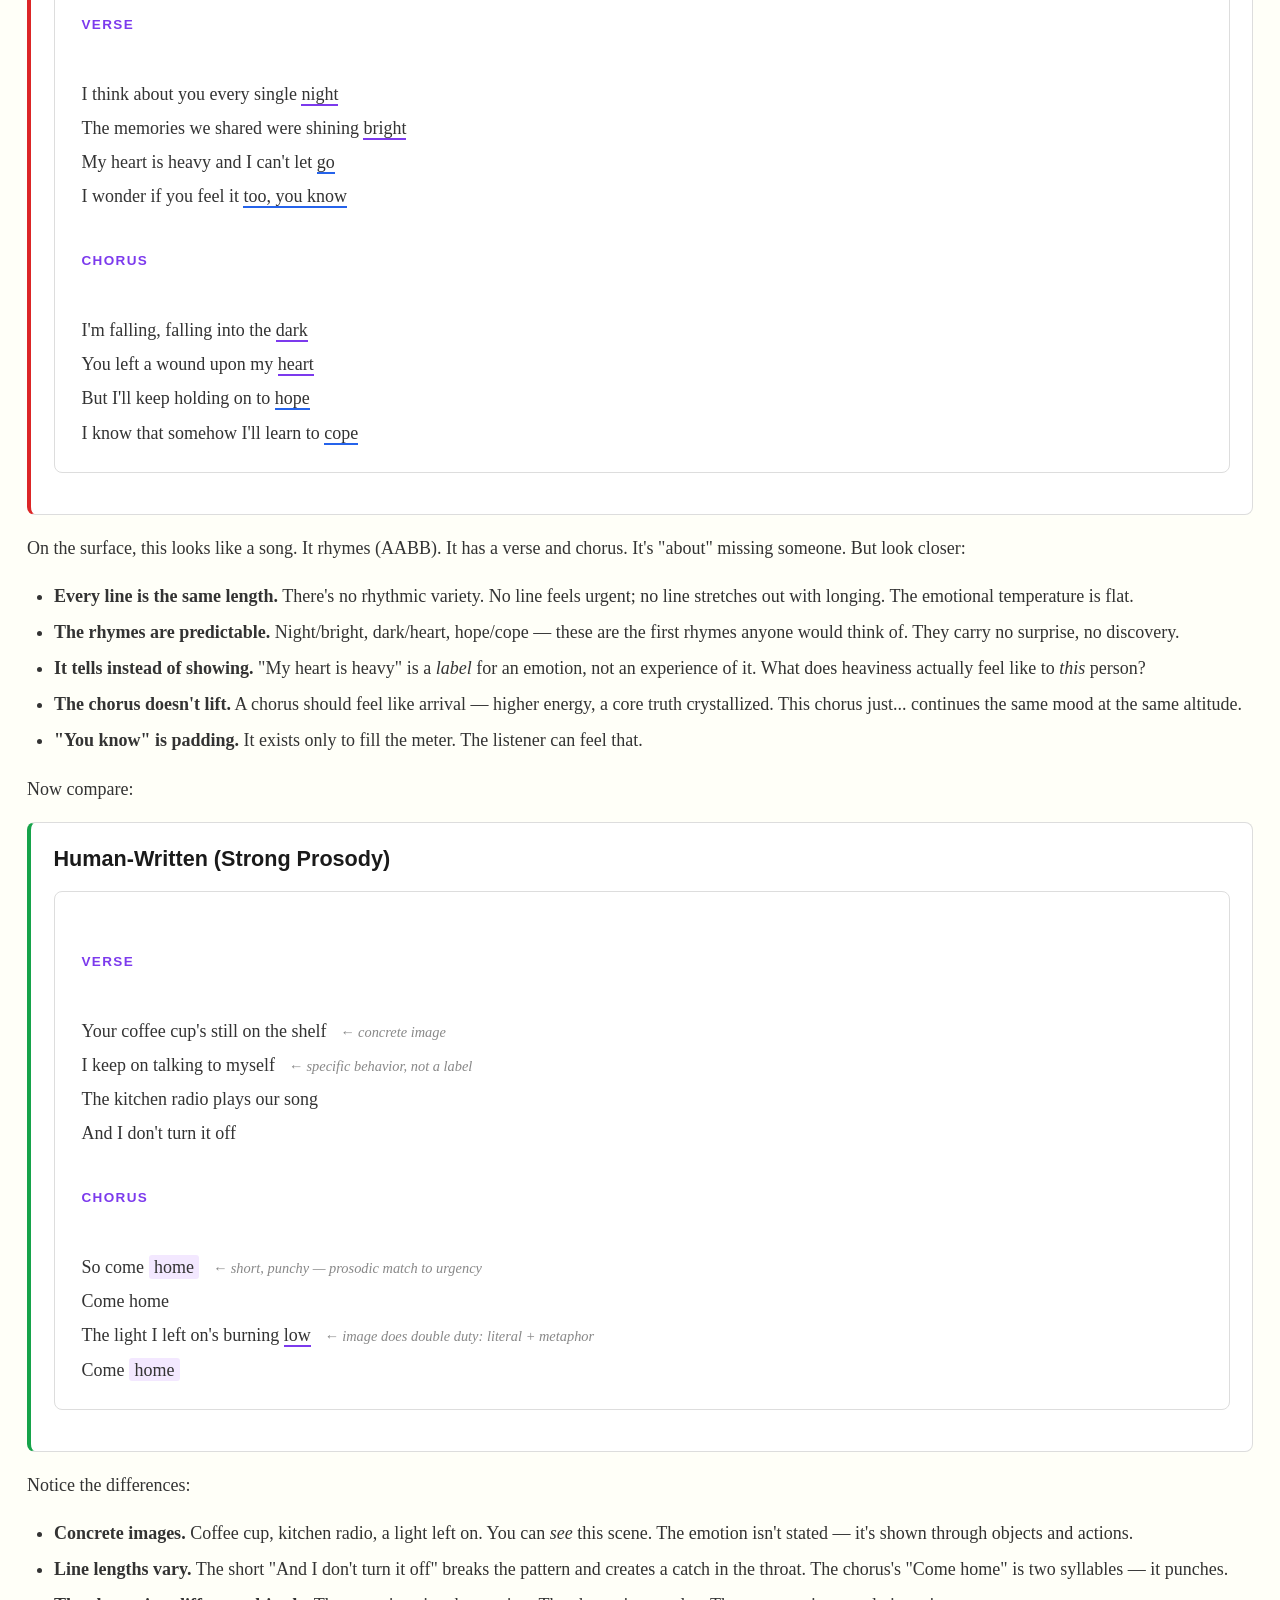
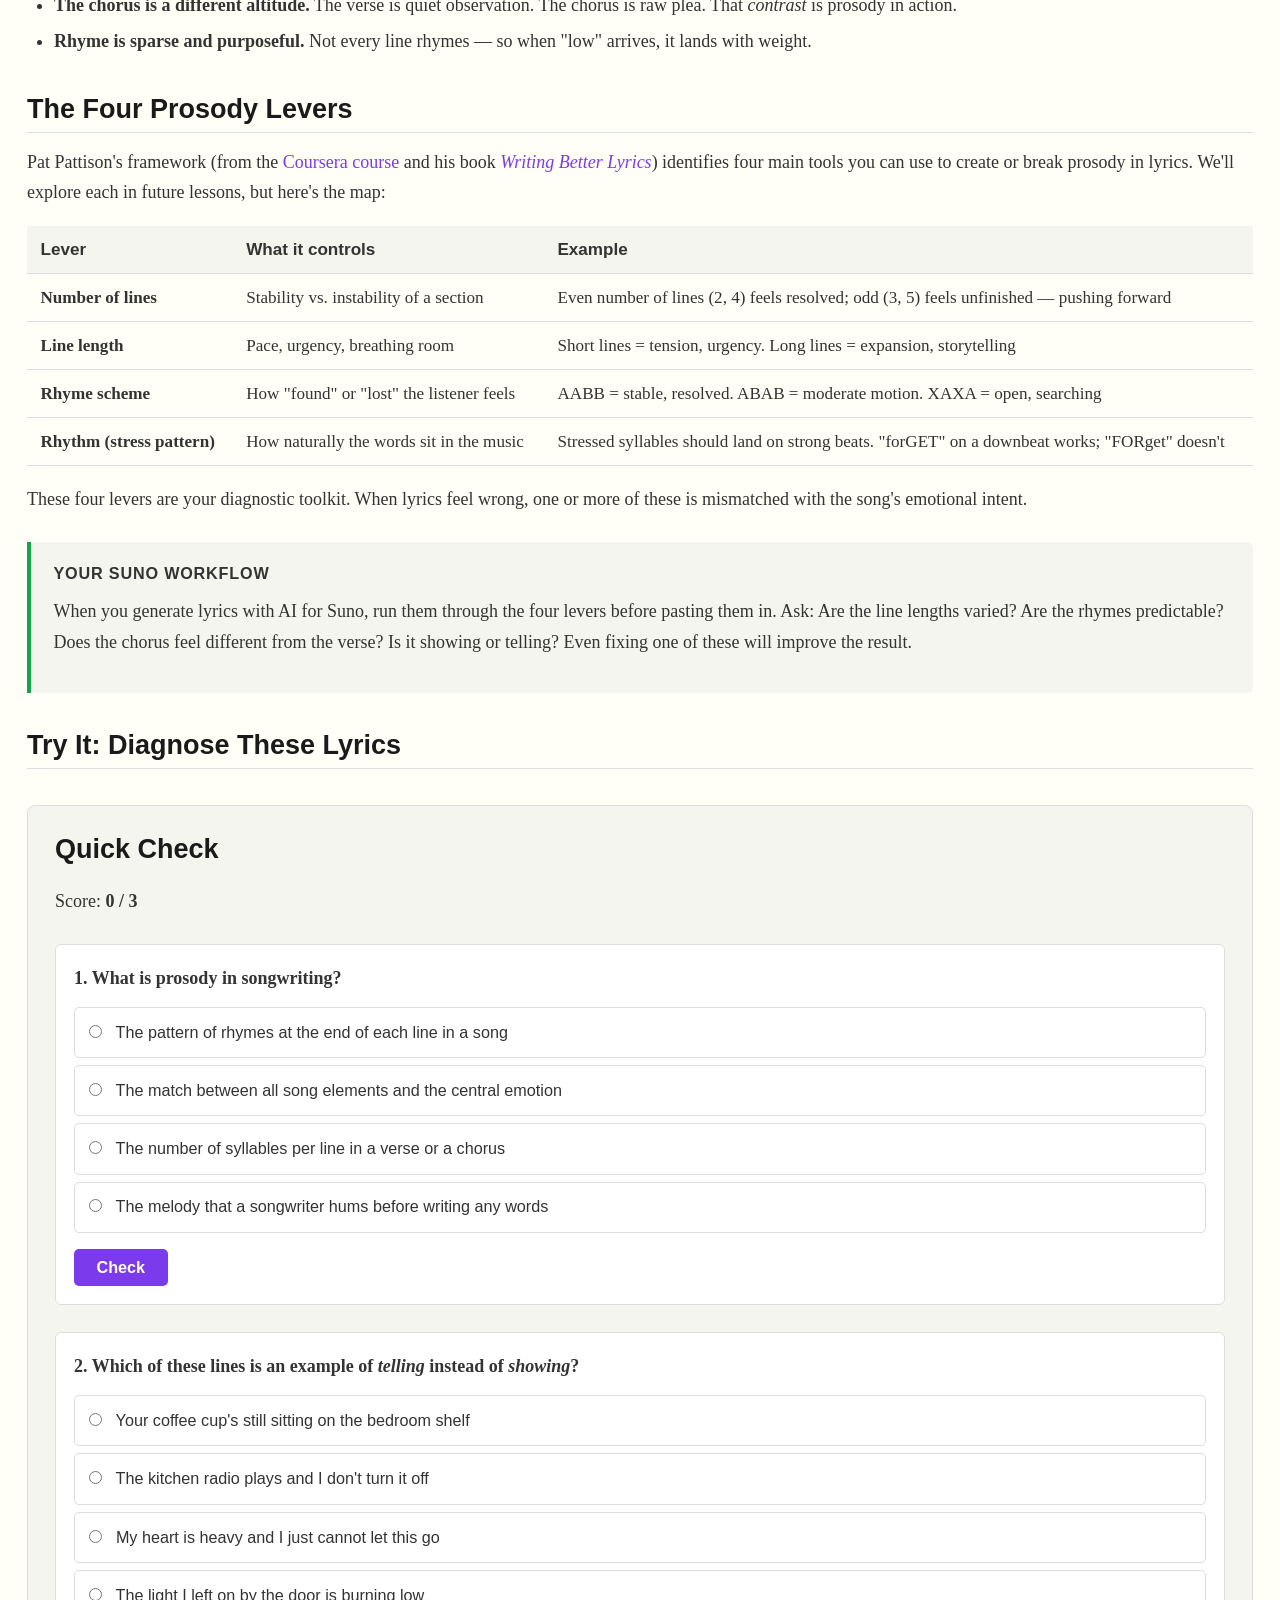
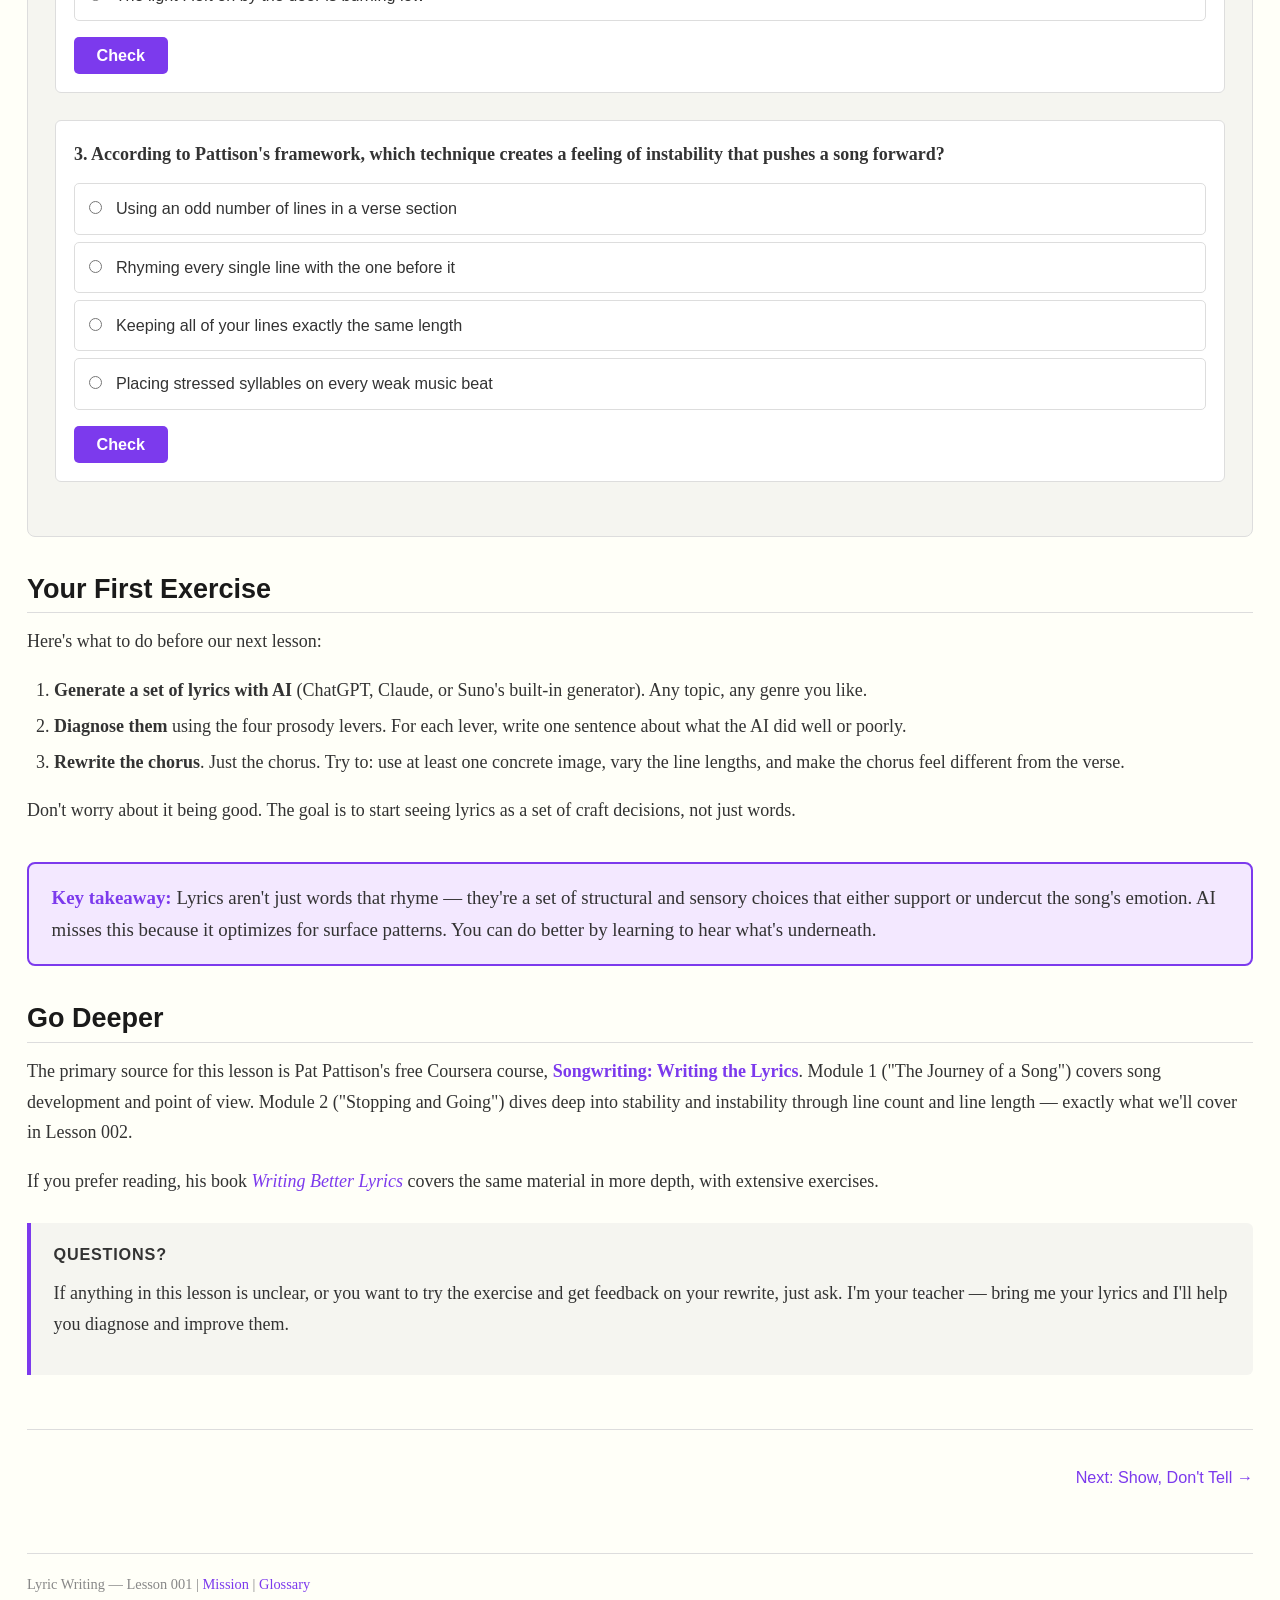
<file: lyric-writing/lessons/0001-why-ai-lyrics-fall-flat.html>
<!DOCTYPE html>
<html lang="en">
<head>
  <meta charset="UTF-8">
  <meta name="viewport" content="width=device-width, initial-scale=1.0">
  <title>Lesson 001 — Why AI Lyrics Fall Flat</title>
  <link rel="stylesheet" href="../assets/styles.css">
</head>
<body>

  <h1>Lesson 001: Why AI Lyrics Fall Flat</h1>

  <div class="lesson-meta">
    <span>Lesson 1 of the series</span>
    <span>Estimated time: 15 minutes</span>
  </div>

  <div class="mission-link">
    <strong>Mission connection:</strong> You're making music with Suno but the AI-written lyrics feel generic. Before you can write better lyrics, you need to understand <em>what specifically</em> makes lyrics work or fail. This lesson gives you that diagnostic lens.
  </div>

  <h2>The Problem You Already Feel</h2>

  <p>You've pasted a prompt into Suno or ChatGPT and gotten lyrics back. They rhyme. They have verses and a chorus. They're grammatically correct. And yet they feel... flat. Interchangeable. Like they could belong to any song about any topic.</p>

  <p>You're not imagining it. There's a specific, diagnosable reason AI lyrics underwhelm. It's the same reason most <em>human</em> beginner lyrics underwhelm. And once you can name it, you can fix it — in your own writing or in AI drafts you're editing.</p>

  <p>The concept is called <strong>prosody</strong>.</p>

  <h2>What Is Prosody?</h2>

  <p>Prosody is the single most important concept in lyric writing. It means: <strong>every element of your song should support the same emotion</strong>.</p>

  <blockquote>
    "Prosody is the appropriate match of all the elements of a song — lyrics, melody, harmony, rhythm, and structure — to support and enhance the central idea or emotion."
    <br>— Pat Pattison, <a href="https://www.coursera.org/learn/songwriting-lyrics">Songwriting: Writing the Lyrics</a> (Berklee / Coursera)
  </blockquote>

  <p>When a sad lyric sits on a bouncy melody, something feels wrong. When a triumphant chorus uses weak, uncertain words, it deflates. When a line about freedom is trapped in a tight, short rhythmic box, the listener's gut says "this doesn't work" — even if they can't articulate why.</p>

  <p>That mismatch is <strong>broken prosody</strong>. And it's the #1 disease of AI-generated lyrics.</p>

  <h2>Why AI Breaks Prosody</h2>

  <p>AI language models generate lyrics by predicting the most statistically likely next word. They're very good at surface patterns: rhyme, syllable count, song structure. But they have no concept of what the song <em>feels like when sung</em>. They can't hear the music. They don't know whether the melody rises or falls, whether the rhythm is driving or floating.</p>

  <p>This means AI lyrics tend to:</p>

  <ul>
    <li><strong>Use generic emotional language</strong> — words like "heart," "fire," "soul," "night" that fit anywhere and say nothing specific</li>
    <li><strong>Ignore rhythmic feel</strong> — syllable stress patterns that fight the beat instead of riding it</li>
    <li><strong>Rhyme for rhyme's sake</strong> — choosing words because they rhyme, not because they advance the meaning</li>
    <li><strong>Stay at the same emotional altitude</strong> — no tension, no release, no journey from verse to chorus</li>
  </ul>

  <p>Let's see this in action.</p>

  <h2>Diagnosis: A Real Example</h2>

  <p>Here's a typical AI-generated verse and chorus for an indie-pop song about missing someone:</p>

  <div class="compare-card weak">
    <h3>AI-Generated (Weak Prosody)</h3>
    <div class="lyric-block">
<span class="section-label">Verse</span>
I think about you every single <span class="rhyme-a">night</span>
The memories we shared were shining <span class="rhyme-a">bright</span>
My heart is heavy and I can't let <span class="rhyme-b">go</span>
I wonder if you feel it <span class="rhyme-b">too, you know</span>

<span class="section-label">Chorus</span>
I'm falling, falling into the <span class="rhyme-a">dark</span>
You left a wound upon my <span class="rhyme-a">heart</span>
But I'll keep holding on to <span class="rhyme-b">hope</span>
I know that somehow I'll learn to <span class="rhyme-b">cope</span>
    </div>
  </div>

  <p>On the surface, this looks like a song. It rhymes (AABB). It has a verse and chorus. It's "about" missing someone. But look closer:</p>

  <ul>
    <li><strong>Every line is the same length.</strong> There's no rhythmic variety. No line feels urgent; no line stretches out with longing. The emotional temperature is flat.</li>
    <li><strong>The rhymes are predictable.</strong> Night/bright, dark/heart, hope/cope — these are the first rhymes anyone would think of. They carry no surprise, no discovery.</li>
    <li><strong>It tells instead of showing.</strong> "My heart is heavy" is a <em>label</em> for an emotion, not an experience of it. What does heaviness actually feel like to <em>this</em> person?</li>
    <li><strong>The chorus doesn't lift.</strong> A chorus should feel like arrival — higher energy, a core truth crystallized. This chorus just... continues the same mood at the same altitude.</li>
    <li><strong>"You know" is padding.</strong> It exists only to fill the meter. The listener can feel that.</li>
  </ul>

  <p>Now compare:</p>

  <div class="compare-card strong">
    <h3>Human-Written (Strong Prosody)</h3>
    <div class="lyric-block">
<span class="section-label">Verse</span>
Your coffee cup's still on the shelf <span class="annotation">← concrete image</span>
I keep on talking to myself <span class="annotation">← specific behavior, not a label</span>
The kitchen radio plays our song
And I don't turn it off

<span class="section-label">Chorus</span>
So come <span class="lyric-highlight">home</span> <span class="annotation">← short, punchy — prosodic match to urgency</span>
Come home
The light I left on's burning <span class="rhyme-a">low</span> <span class="annotation">← image does double duty: literal + metaphor</span>
Come <span class="lyric-highlight">home</span>
    </div>
  </div>

  <p>Notice the differences:</p>

  <ul>
    <li><strong>Concrete images.</strong> Coffee cup, kitchen radio, a light left on. You can <em>see</em> this scene. The emotion isn't stated — it's shown through objects and actions.</li>
    <li><strong>Line lengths vary.</strong> The short "And I don't turn it off" breaks the pattern and creates a catch in the throat. The chorus's "Come home" is two syllables — it punches.</li>
    <li><strong>The chorus is a different altitude.</strong> The verse is quiet observation. The chorus is raw plea. That <em>contrast</em> is prosody in action.</li>
    <li><strong>Rhyme is sparse and purposeful.</strong> Not every line rhymes — so when "low" arrives, it lands with weight.</li>
  </ul>

  <h2>The Four Prosody Levers</h2>

  <p>Pat Pattison's framework (from the <a href="https://www.coursera.org/learn/songwriting-lyrics">Coursera course</a> and his book <a href="https://www.amazon.com/Writing-Better-Lyrics-Pat-Pattison/dp/1582975779"><em>Writing Better Lyrics</em></a>) identifies four main tools you can use to create or break prosody in lyrics. We'll explore each in future lessons, but here's the map:</p>

  <table>
    <thead>
      <tr>
        <th>Lever</th>
        <th>What it controls</th>
        <th>Example</th>
      </tr>
    </thead>
    <tbody>
      <tr>
        <td><strong>Number of lines</strong></td>
        <td>Stability vs. instability of a section</td>
        <td>Even number of lines (2, 4) feels resolved; odd (3, 5) feels unfinished — pushing forward</td>
      </tr>
      <tr>
        <td><strong>Line length</strong></td>
        <td>Pace, urgency, breathing room</td>
        <td>Short lines = tension, urgency. Long lines = expansion, storytelling</td>
      </tr>
      <tr>
        <td><strong>Rhyme scheme</strong></td>
        <td>How "found" or "lost" the listener feels</td>
        <td>AABB = stable, resolved. ABAB = moderate motion. XAXA = open, searching</td>
      </tr>
      <tr>
        <td><strong>Rhythm (stress pattern)</strong></td>
        <td>How naturally the words sit in the music</td>
        <td>Stressed syllables should land on strong beats. "forGET" on a downbeat works; "FORget" doesn't</td>
      </tr>
    </tbody>
  </table>

  <p>These four levers are your diagnostic toolkit. When lyrics feel wrong, one or more of these is mismatched with the song's emotional intent.</p>

  <div class="callout tip">
    <div class="callout-title">Your Suno workflow</div>
    <p>When you generate lyrics with AI for Suno, run them through the four levers before pasting them in. Ask: Are the line lengths varied? Are the rhymes predictable? Does the chorus feel different from the verse? Is it showing or telling? Even fixing one of these will improve the result.</p>
  </div>

  <h2>Try It: Diagnose These Lyrics</h2>

  <div class="quiz-section">
    <h2>Quick Check</h2>
    <p>Score: <strong id="quiz-score">0 / 3</strong></p>

    <div class="quiz-question" data-correct="B" data-explanation="Prosody means all elements of a song support the same emotion. It's about match, not just sound.">
      <p class="q-text">1. What is prosody in songwriting?</p>
      <ul class="quiz-options">
        <li><label><input type="radio" name="q1" value="A"> The pattern of rhymes at the end of each line in a song</label></li>
        <li><label><input type="radio" name="q1" value="B"> The match between all song elements and the central emotion</label></li>
        <li><label><input type="radio" name="q1" value="C"> The number of syllables per line in a verse or a chorus</label></li>
        <li><label><input type="radio" name="q1" value="D"> The melody that a songwriter hums before writing any words</label></li>
      </ul>
      <div class="quiz-feedback"></div>
      <button class="btn-check">Check</button>
    </div>

    <div class="quiz-question" data-correct="C" data-explanation="'My heart is heavy' labels the emotion rather than showing it through a concrete image or action. 'Coffee cup on the shelf' and 'don't turn it off' show emotion through specific, tangible details.">
      <p class="q-text">2. Which of these lines is an example of <em>telling</em> instead of <em>showing</em>?</p>
      <ul class="quiz-options">
        <li><label><input type="radio" name="q2" value="A"> Your coffee cup's still sitting on the bedroom shelf</label></li>
        <li><label><input type="radio" name="q2" value="B"> The kitchen radio plays and I don't turn it off</label></li>
        <li><label><input type="radio" name="q2" value="C"> My heart is heavy and I just cannot let this go</label></li>
        <li><label><input type="radio" name="q2" value="D"> The light I left on by the door is burning low</label></li>
      </ul>
      <div class="quiz-feedback"></div>
      <button class="btn-check">Check</button>
    </div>

    <div class="quiz-question" data-correct="A" data-explanation="An odd number of lines (3, 5, 7) creates instability — the section feels unfinished, which pushes the listener forward. Even numbers (2, 4) feel resolved and settled.">
      <p class="q-text">3. According to Pattison's framework, which technique creates a feeling of instability that pushes a song forward?</p>
      <ul class="quiz-options">
        <li><label><input type="radio" name="q3" value="A"> Using an odd number of lines in a verse section</label></li>
        <li><label><input type="radio" name="q3" value="B"> Rhyming every single line with the one before it</label></li>
        <li><label><input type="radio" name="q3" value="C"> Keeping all of your lines exactly the same length</label></li>
        <li><label><input type="radio" name="q3" value="D"> Placing stressed syllables on every weak music beat</label></li>
      </ul>
      <div class="quiz-feedback"></div>
      <button class="btn-check">Check</button>
    </div>

  </div>

  <h2>Your First Exercise</h2>

  <p>Here's what to do before our next lesson:</p>

  <ol>
    <li><strong>Generate a set of lyrics with AI</strong> (ChatGPT, Claude, or Suno's built-in generator). Any topic, any genre you like.</li>
    <li><strong>Diagnose them</strong> using the four prosody levers. For each lever, write one sentence about what the AI did well or poorly.</li>
    <li><strong>Rewrite the chorus</strong>. Just the chorus. Try to: use at least one concrete image, vary the line lengths, and make the chorus feel different from the verse.</li>
  </ol>

  <p>Don't worry about it being good. The goal is to start seeing lyrics as a set of craft decisions, not just words.</p>

  <div class="takeaway">
    <strong>Key takeaway:</strong> Lyrics aren't just words that rhyme — they're a set of structural and sensory choices that either support or undercut the song's emotion. AI misses this because it optimizes for surface patterns. You can do better by learning to hear what's underneath.
  </div>

  <h2>Go Deeper</h2>

  <p>The primary source for this lesson is Pat Pattison's free Coursera course, <a href="https://www.coursera.org/learn/songwriting-lyrics"><strong>Songwriting: Writing the Lyrics</strong></a>. Module 1 ("The Journey of a Song") covers song development and point of view. Module 2 ("Stopping and Going") dives deep into stability and instability through line count and line length — exactly what we'll cover in Lesson 002.</p>

  <p>If you prefer reading, his book <a href="https://www.amazon.com/Writing-Better-Lyrics-Pat-Pattison/dp/1582975779"><em>Writing Better Lyrics</em></a> covers the same material in more depth, with extensive exercises.</p>

  <div class="callout">
    <div class="callout-title">Questions?</div>
    <p>If anything in this lesson is unclear, or you want to try the exercise and get feedback on your rewrite, just ask. I'm your teacher — bring me your lyrics and I'll help you diagnose and improve them.</p>
  </div>

  <div class="lesson-nav">
    <span></span>
    <a href="0002-show-dont-tell.html">Next: Show, Don't Tell &rarr;</a>
  </div>

  <footer>
    <p>Lyric Writing — Lesson 001 | <a href="../MISSION.md">Mission</a> | <a href="../reference/0001-glossary.html">Glossary</a></p>
  </footer>

  <script src="../assets/quiz.js"></script>
</body>
</html>
</file>
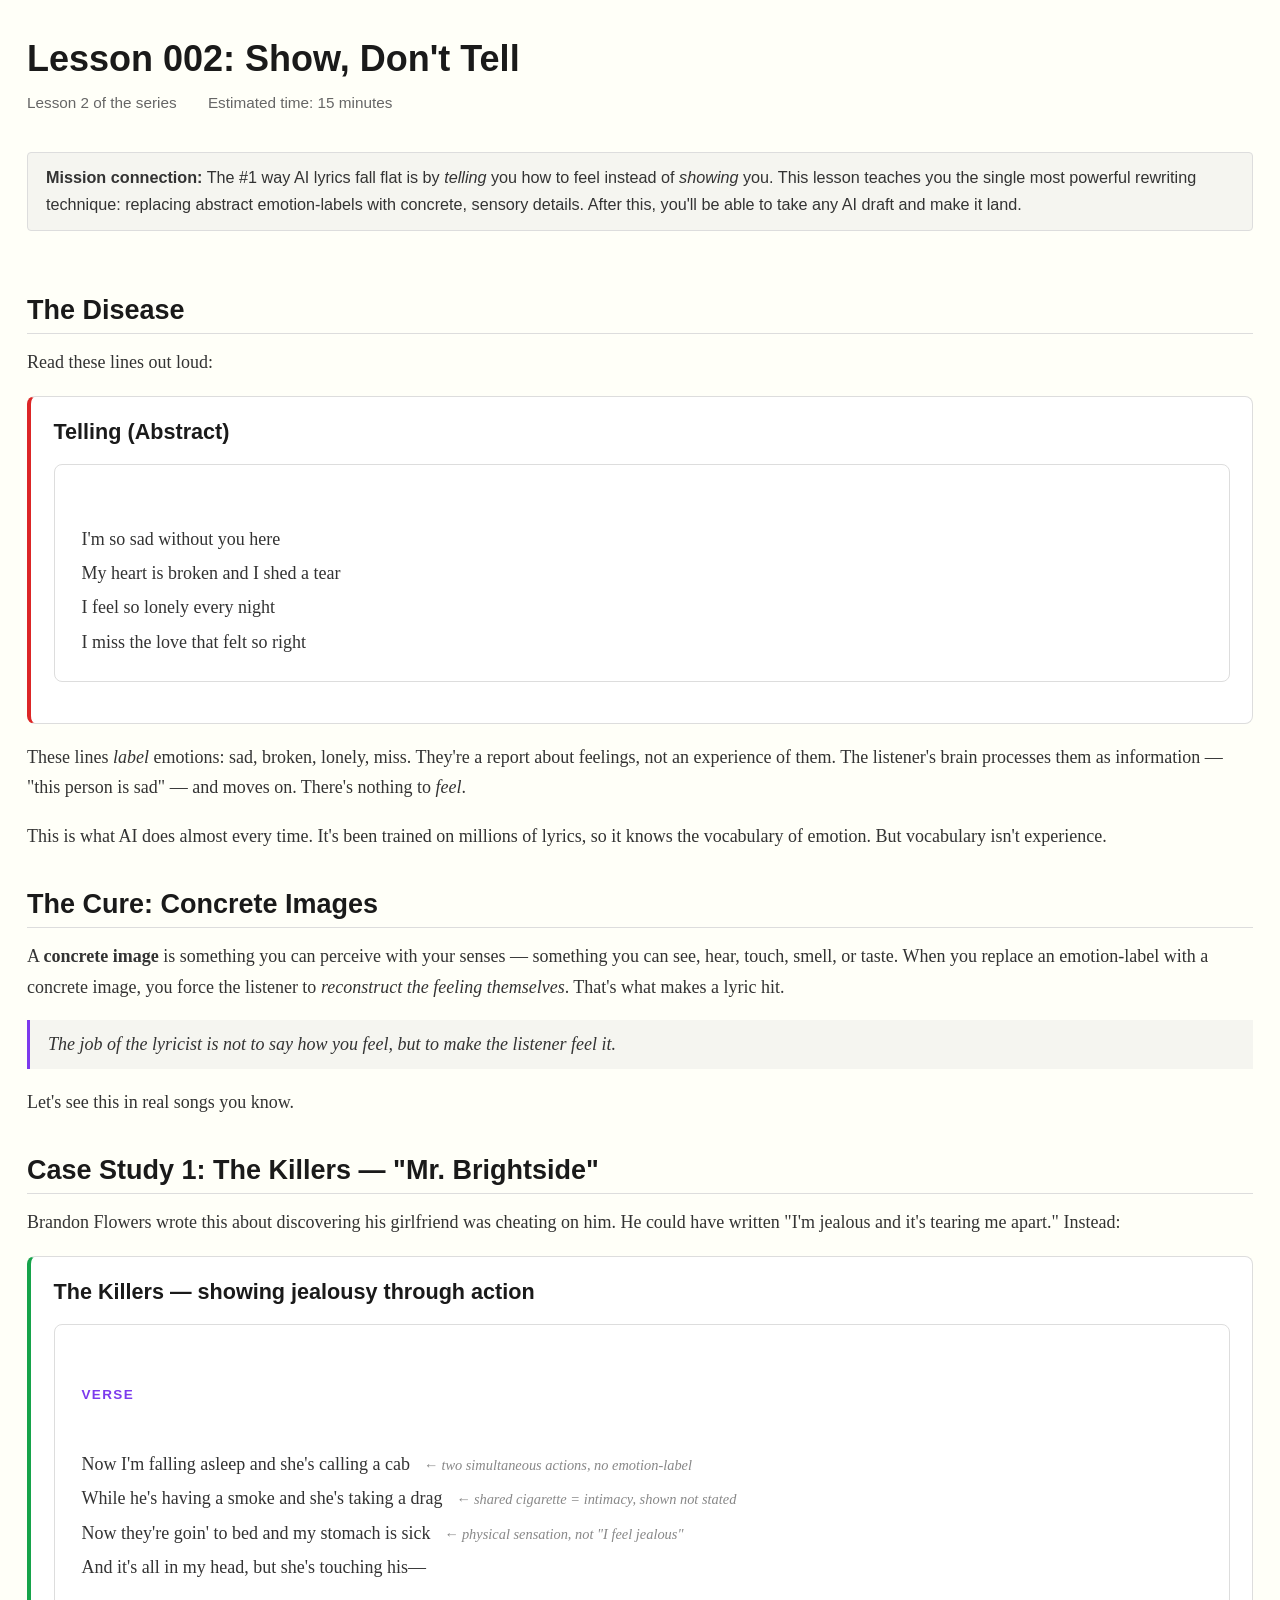
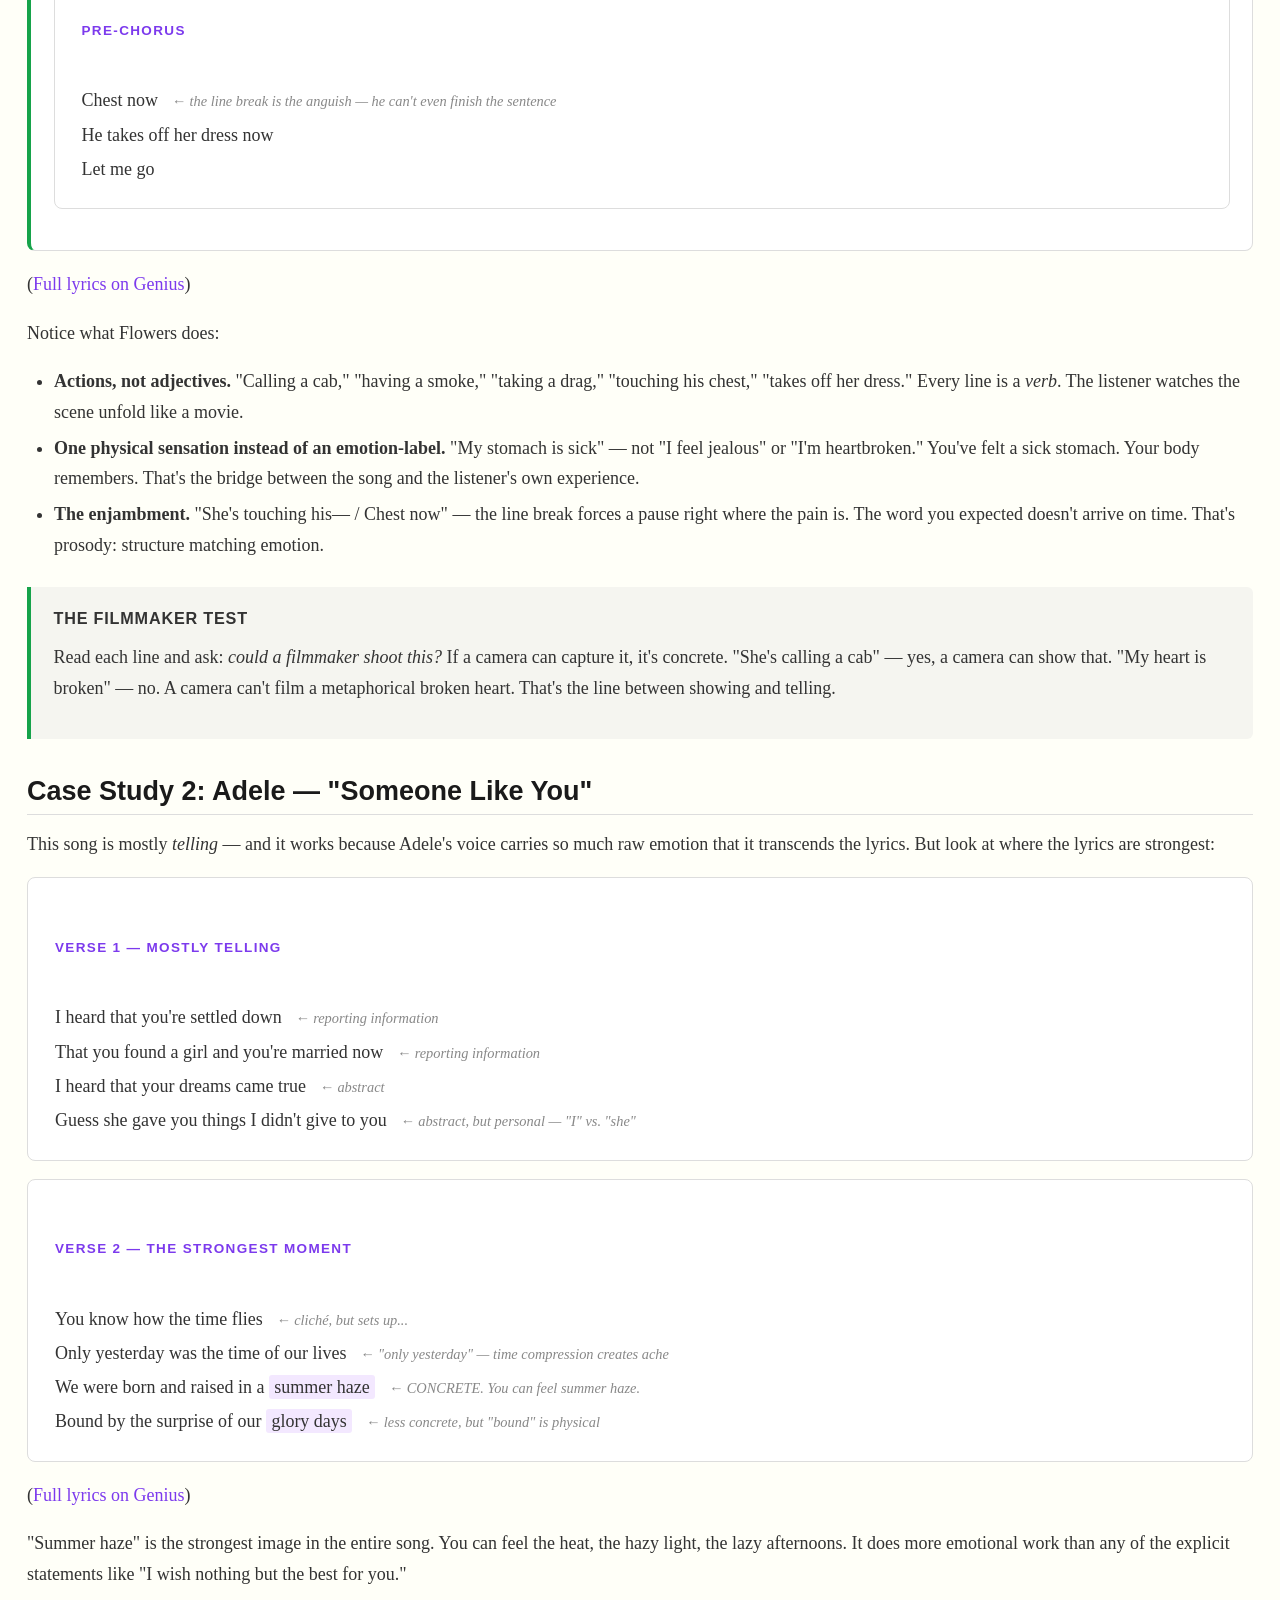
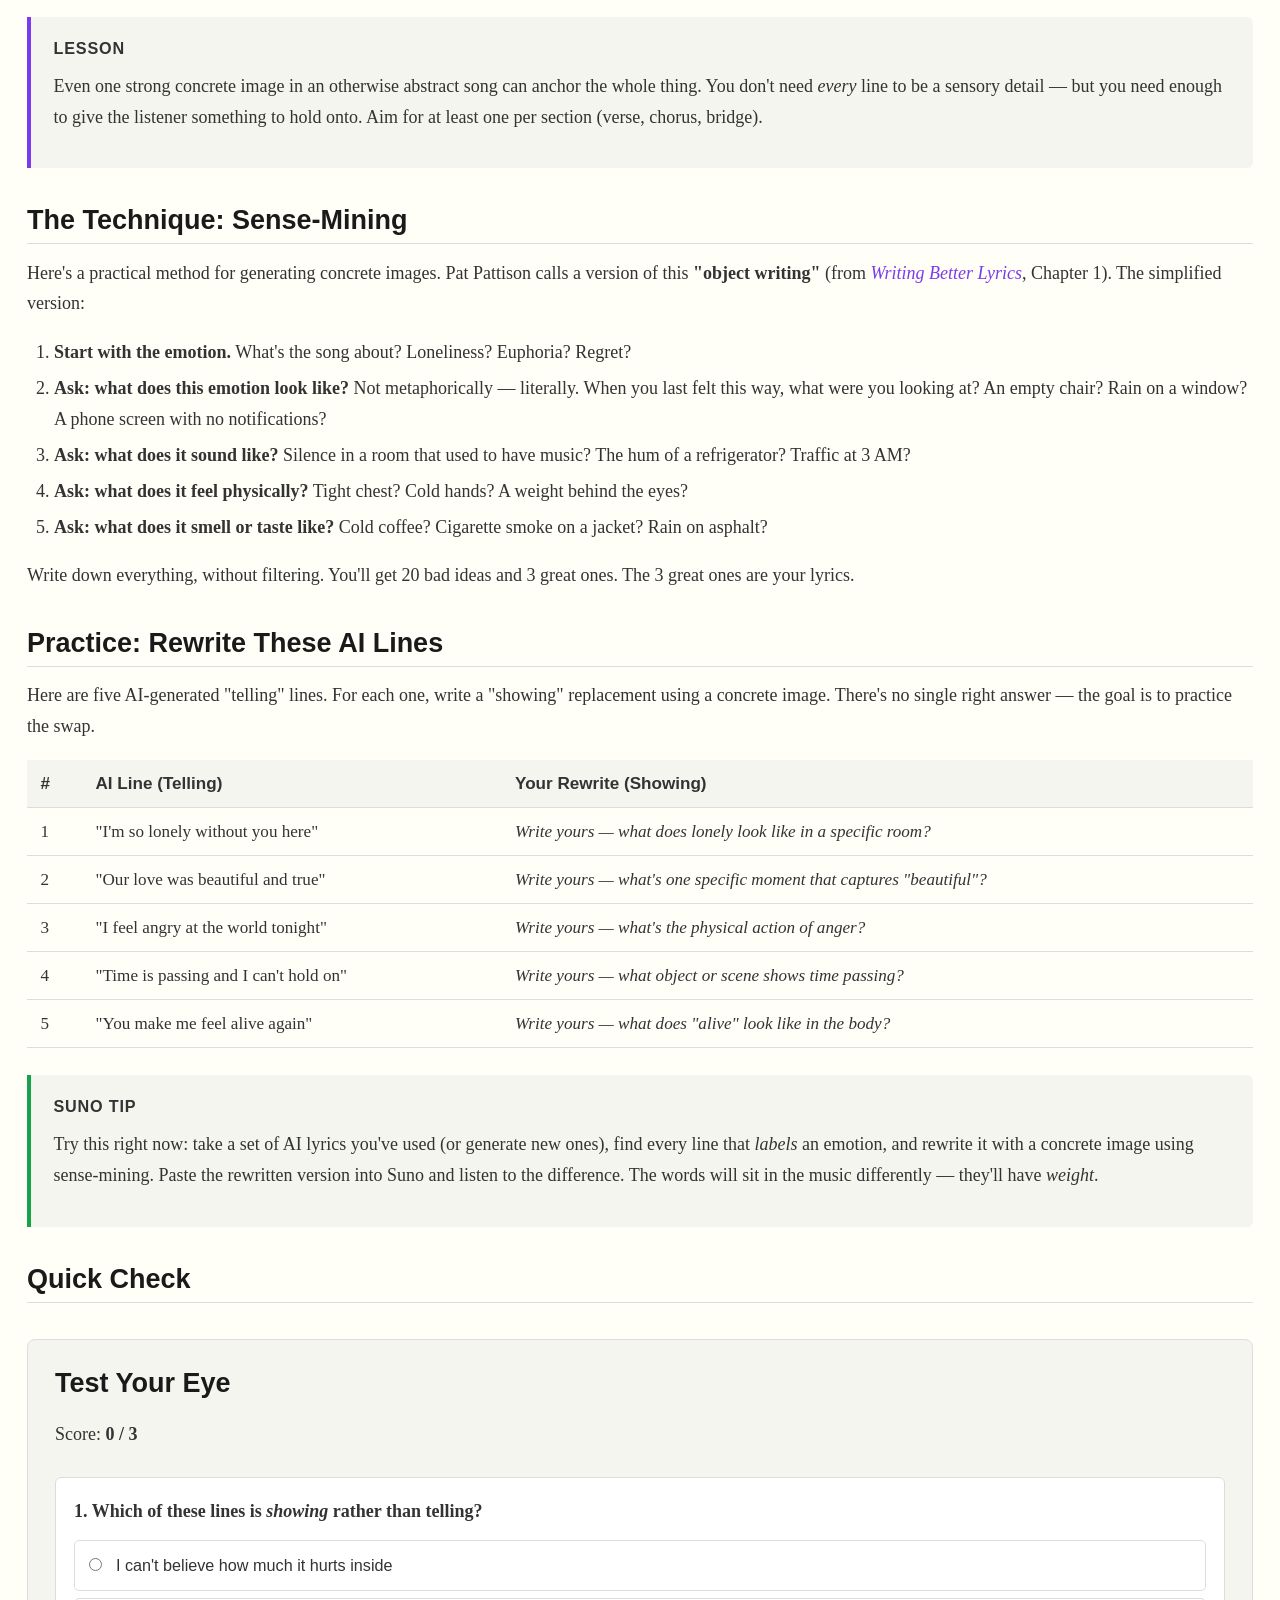
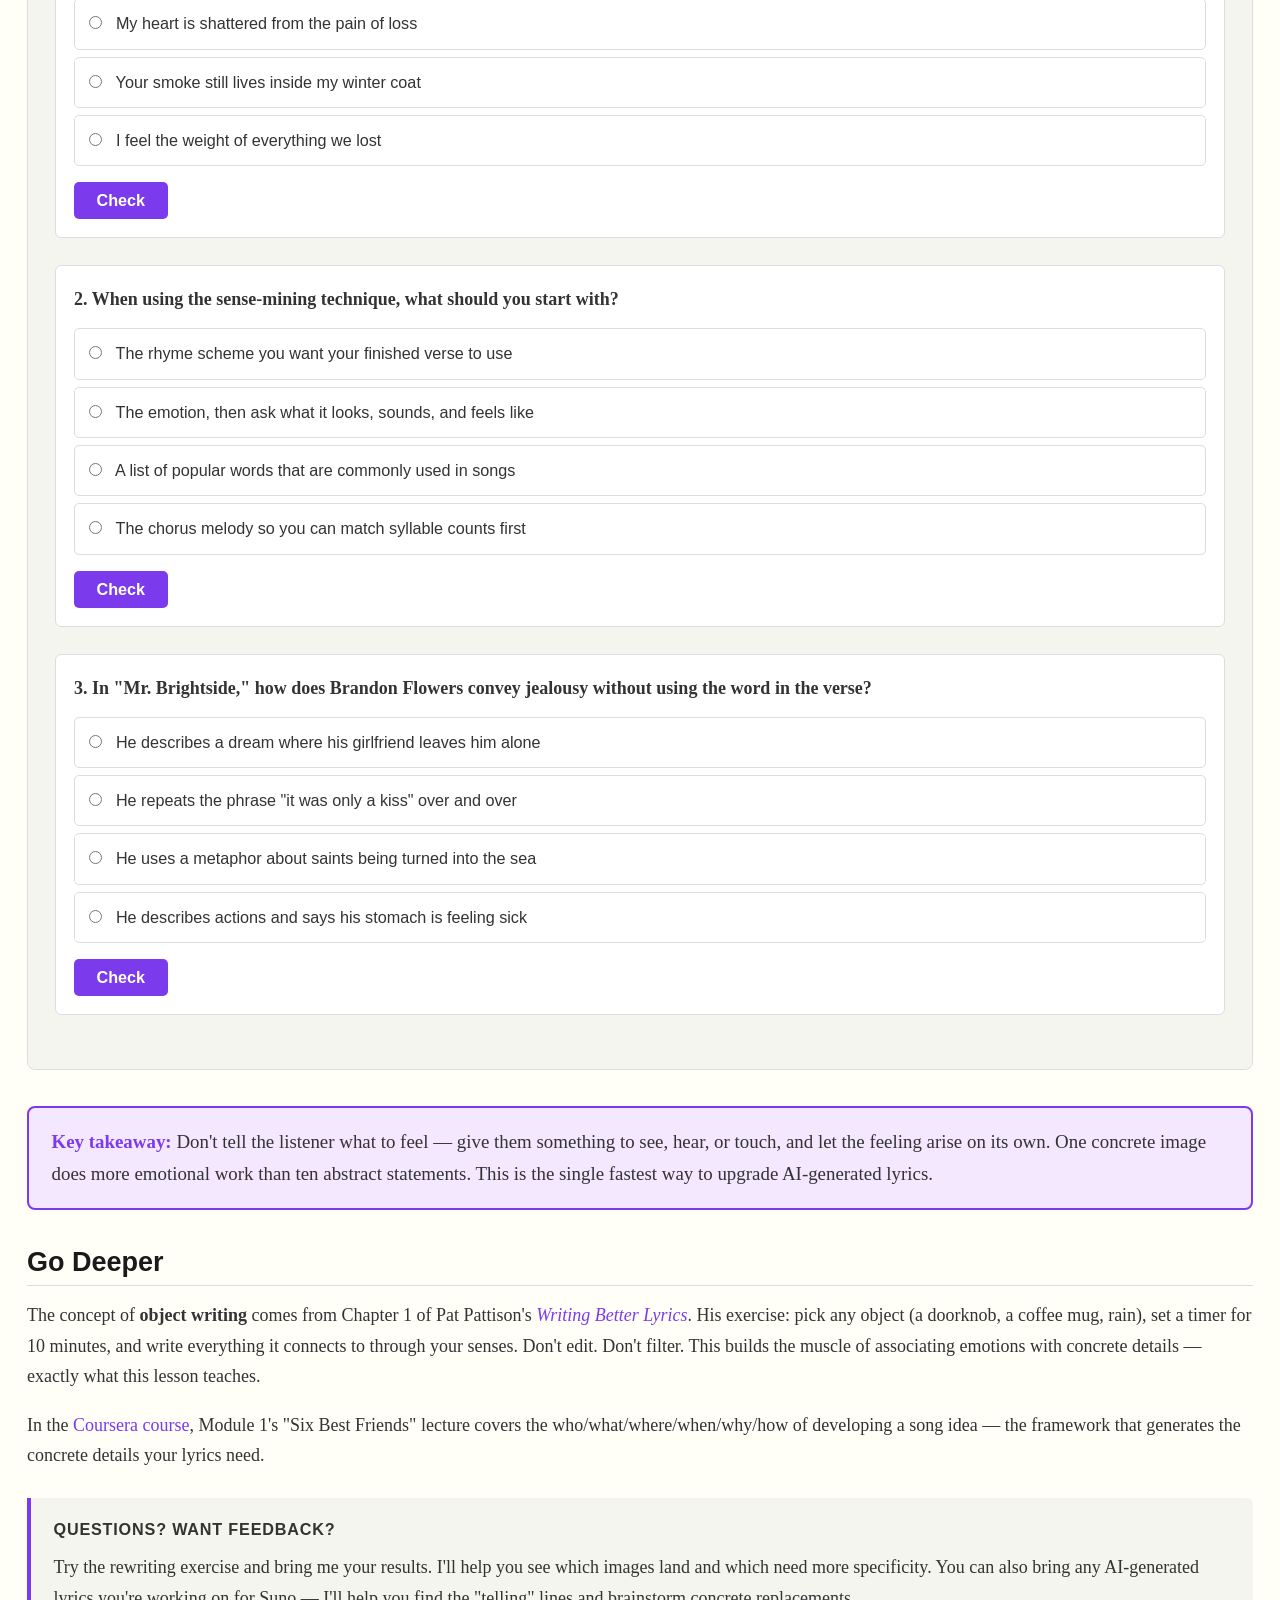
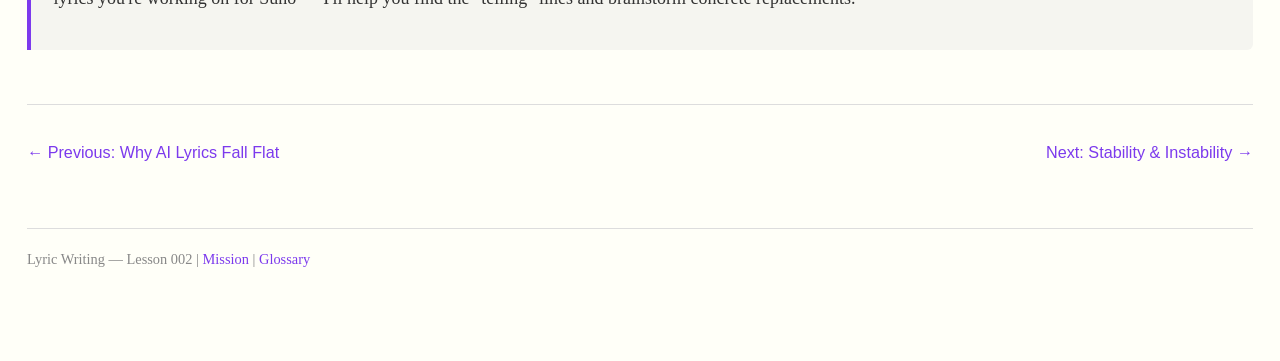
<file: lyric-writing/lessons/0002-show-dont-tell.html>
<!DOCTYPE html>
<html lang="en">
<head>
  <meta charset="UTF-8">
  <meta name="viewport" content="width=device-width, initial-scale=1.0">
  <title>Lesson 002 — Show, Don't Tell</title>
  <link rel="stylesheet" href="../assets/styles.css">
</head>
<body>

  <h1>Lesson 002: Show, Don't Tell</h1>

  <div class="lesson-meta">
    <span>Lesson 2 of the series</span>
    <span>Estimated time: 15 minutes</span>
  </div>

  <div class="mission-link">
    <strong>Mission connection:</strong> The #1 way AI lyrics fall flat is by <em>telling</em> you how to feel instead of <em>showing</em> you. This lesson teaches you the single most powerful rewriting technique: replacing abstract emotion-labels with concrete, sensory details. After this, you'll be able to take any AI draft and make it land.
  </div>

  <h2>The Disease</h2>

  <p>Read these lines out loud:</p>

  <div class="compare-card weak">
    <h3>Telling (Abstract)</h3>
    <div class="lyric-block">
I'm so sad without you here
My heart is broken and I shed a tear
I feel so lonely every night
I miss the love that felt so right
    </div>
  </div>

  <p>These lines <em>label</em> emotions: sad, broken, lonely, miss. They're a report about feelings, not an experience of them. The listener's brain processes them as information — "this person is sad" — and moves on. There's nothing to <em>feel</em>.</p>

  <p>This is what AI does almost every time. It's been trained on millions of lyrics, so it knows the vocabulary of emotion. But vocabulary isn't experience.</p>

  <h2>The Cure: Concrete Images</h2>

  <p>A <strong>concrete image</strong> is something you can perceive with your senses — something you can see, hear, touch, smell, or taste. When you replace an emotion-label with a concrete image, you force the listener to <em>reconstruct the feeling themselves</em>. That's what makes a lyric hit.</p>

  <blockquote>
    The job of the lyricist is not to say how you feel, but to make the listener feel it.
  </blockquote>

  <p>Let's see this in real songs you know.</p>

  <h2>Case Study 1: The Killers — "Mr. Brightside"</h2>

  <p>Brandon Flowers wrote this about discovering his girlfriend was cheating on him. He could have written "I'm jealous and it's tearing me apart." Instead:</p>

  <div class="compare-card strong">
    <h3>The Killers — showing jealousy through action</h3>
    <div class="lyric-block">
<span class="section-label">Verse</span>
Now I'm falling asleep and she's calling a cab <span class="annotation">← two simultaneous actions, no emotion-label</span>
While he's having a smoke and she's taking a drag <span class="annotation">← shared cigarette = intimacy, shown not stated</span>
Now they're goin' to bed and my stomach is sick <span class="annotation">← physical sensation, not "I feel jealous"</span>
And it's all in my head, but she's touching his—

<span class="section-label">Pre-Chorus</span>
Chest now <span class="annotation">← the line break is the anguish — he can't even finish the sentence</span>
He takes off her dress now
Let me go
    </div>
  </div>

  <p>(<a href="https://genius.com/The-killers-mr-brightside-lyrics">Full lyrics on Genius</a>)</p>

  <p>Notice what Flowers does:</p>

  <ul>
    <li><strong>Actions, not adjectives.</strong> "Calling a cab," "having a smoke," "taking a drag," "touching his chest," "takes off her dress." Every line is a <em>verb</em>. The listener watches the scene unfold like a movie.</li>
    <li><strong>One physical sensation instead of an emotion-label.</strong> "My stomach is sick" — not "I feel jealous" or "I'm heartbroken." You've felt a sick stomach. Your body remembers. That's the bridge between the song and the listener's own experience.</li>
    <li><strong>The enjambment.</strong> "She's touching his— / Chest now" — the line break forces a pause right where the pain is. The word you expected doesn't arrive on time. That's prosody: structure matching emotion.</li>
  </ul>

  <div class="callout tip">
    <div class="callout-title">The filmmaker test</div>
    <p>Read each line and ask: <em>could a filmmaker shoot this?</em> If a camera can capture it, it's concrete. "She's calling a cab" — yes, a camera can show that. "My heart is broken" — no. A camera can't film a metaphorical broken heart. That's the line between showing and telling.</p>
  </div>

  <h2>Case Study 2: Adele — "Someone Like You"</h2>

  <p>This song is mostly <em>telling</em> — and it works because Adele's voice carries so much raw emotion that it transcends the lyrics. But look at where the lyrics are strongest:</p>

  <div class="lyric-block">
<span class="section-label">Verse 1 — mostly telling</span>
I heard that you're settled down <span class="annotation">← reporting information</span>
That you found a girl and you're married now <span class="annotation">← reporting information</span>
I heard that your dreams came true <span class="annotation">← abstract</span>
Guess she gave you things I didn't give to you <span class="annotation">← abstract, but personal — "I" vs. "she"</span>
  </div>

  <div class="lyric-block">
<span class="section-label">Verse 2 — the strongest moment</span>
You know how the time flies <span class="annotation">← cliché, but sets up...</span>
Only yesterday was the time of our lives <span class="annotation">← "only yesterday" — time compression creates ache</span>
We were born and raised in a <span class="lyric-highlight">summer haze</span> <span class="annotation">← CONCRETE. You can feel summer haze.</span>
Bound by the surprise of our <span class="lyric-highlight">glory days</span> <span class="annotation">← less concrete, but "bound" is physical</span>
  </div>

  <p>(<a href="https://genius.com/Adele-someone-like-you-lyrics">Full lyrics on Genius</a>)</p>

  <p>"Summer haze" is the strongest image in the entire song. You can feel the heat, the hazy light, the lazy afternoons. It does more emotional work than any of the explicit statements like "I wish nothing but the best for you."</p>

  <div class="callout">
    <div class="callout-title">Lesson</div>
    <p>Even one strong concrete image in an otherwise abstract song can anchor the whole thing. You don't need <em>every</em> line to be a sensory detail — but you need enough to give the listener something to hold onto. Aim for at least one per section (verse, chorus, bridge).</p>
  </div>

  <h2>The Technique: Sense-Mining</h2>

  <p>Here's a practical method for generating concrete images. Pat Pattison calls a version of this <strong>"object writing"</strong> (from <a href="https://www.amazon.com/Writing-Better-Lyrics-Pat-Pattison/dp/1582975779"><em>Writing Better Lyrics</em></a>, Chapter 1). The simplified version:</p>

  <ol>
    <li><strong>Start with the emotion.</strong> What's the song about? Loneliness? Euphoria? Regret?</li>
    <li><strong>Ask: what does this emotion look like?</strong> Not metaphorically — literally. When you last felt this way, what were you looking at? An empty chair? Rain on a window? A phone screen with no notifications?</li>
    <li><strong>Ask: what does it sound like?</strong> Silence in a room that used to have music? The hum of a refrigerator? Traffic at 3 AM?</li>
    <li><strong>Ask: what does it feel physically?</strong> Tight chest? Cold hands? A weight behind the eyes?</li>
    <li><strong>Ask: what does it smell or taste like?</strong> Cold coffee? Cigarette smoke on a jacket? Rain on asphalt?</li>
  </ol>

  <p>Write down everything, without filtering. You'll get 20 bad ideas and 3 great ones. The 3 great ones are your lyrics.</p>

  <h2>Practice: Rewrite These AI Lines</h2>

  <p>Here are five AI-generated "telling" lines. For each one, write a "showing" replacement using a concrete image. There's no single right answer — the goal is to practice the swap.</p>

  <table>
    <thead>
      <tr>
        <th>#</th>
        <th>AI Line (Telling)</th>
        <th>Your Rewrite (Showing)</th>
      </tr>
    </thead>
    <tbody>
      <tr>
        <td>1</td>
        <td>"I'm so lonely without you here"</td>
        <td><em>Write yours — what does lonely look like in a specific room?</em></td>
      </tr>
      <tr>
        <td>2</td>
        <td>"Our love was beautiful and true"</td>
        <td><em>Write yours — what's one specific moment that captures "beautiful"?</em></td>
      </tr>
      <tr>
        <td>3</td>
        <td>"I feel angry at the world tonight"</td>
        <td><em>Write yours — what's the physical action of anger?</em></td>
      </tr>
      <tr>
        <td>4</td>
        <td>"Time is passing and I can't hold on"</td>
        <td><em>Write yours — what object or scene shows time passing?</em></td>
      </tr>
      <tr>
        <td>5</td>
        <td>"You make me feel alive again"</td>
        <td><em>Write yours — what does "alive" look like in the body?</em></td>
      </tr>
    </tbody>
  </table>

  <div class="callout tip">
    <div class="callout-title">Suno tip</div>
    <p>Try this right now: take a set of AI lyrics you've used (or generate new ones), find every line that <em>labels</em> an emotion, and rewrite it with a concrete image using sense-mining. Paste the rewritten version into Suno and listen to the difference. The words will sit in the music differently — they'll have <em>weight</em>.</p>
  </div>

  <h2>Quick Check</h2>

  <div class="quiz-section">
    <h2>Test Your Eye</h2>
    <p>Score: <strong id="quiz-score">0 / 3</strong></p>

    <div class="quiz-question" data-correct="C" data-explanation="'Smoke on a jacket' is something you can smell and see — it's a sensory detail. The others label emotions or use abstractions.">
      <p class="q-text">1. Which of these lines is <em>showing</em> rather than telling?</p>
      <ul class="quiz-options">
        <li><label><input type="radio" name="q1" value="A"> I can't believe how much it hurts inside</label></li>
        <li><label><input type="radio" name="q1" value="B"> My heart is shattered from the pain of loss</label></li>
        <li><label><input type="radio" name="q1" value="C"> Your smoke still lives inside my winter coat</label></li>
        <li><label><input type="radio" name="q1" value="D"> I feel the weight of everything we lost</label></li>
      </ul>
      <div class="quiz-feedback"></div>
      <button class="btn-check">Check</button>
    </div>

    <div class="quiz-question" data-correct="B" data-explanation="Object writing (sense-mining) starts from a physical trigger — a real object, place, or sensation — and explores what it connects to through the five senses. Starting from an emotion-label keeps you in abstract territory.">
      <p class="q-text">2. When using the sense-mining technique, what should you start with?</p>
      <ul class="quiz-options">
        <li><label><input type="radio" name="q2" value="A"> The rhyme scheme you want your finished verse to use</label></li>
        <li><label><input type="radio" name="q2" value="B"> The emotion, then ask what it looks, sounds, and feels like</label></li>
        <li><label><input type="radio" name="q2" value="C"> A list of popular words that are commonly used in songs</label></li>
        <li><label><input type="radio" name="q2" value="D"> The chorus melody so you can match syllable counts first</label></li>
      </ul>
      <div class="quiz-feedback"></div>
      <button class="btn-check">Check</button>
    </div>

    <div class="quiz-question" data-correct="D" data-explanation="In Mr. Brightside, Brandon Flowers uses 'my stomach is sick' — a physical sensation — instead of labeling the emotion as jealousy. This lets the listener feel it in their own body rather than just processing the word 'jealous.'">
      <p class="q-text">3. In "Mr. Brightside," how does Brandon Flowers convey jealousy without using the word in the verse?</p>
      <ul class="quiz-options">
        <li><label><input type="radio" name="q3" value="A"> He describes a dream where his girlfriend leaves him alone</label></li>
        <li><label><input type="radio" name="q3" value="B"> He repeats the phrase "it was only a kiss" over and over</label></li>
        <li><label><input type="radio" name="q3" value="C"> He uses a metaphor about saints being turned into the sea</label></li>
        <li><label><input type="radio" name="q3" value="D"> He describes actions and says his stomach is feeling sick</label></li>
      </ul>
      <div class="quiz-feedback"></div>
      <button class="btn-check">Check</button>
    </div>

  </div>

  <div class="takeaway">
    <strong>Key takeaway:</strong> Don't tell the listener what to feel — give them something to see, hear, or touch, and let the feeling arise on its own. One concrete image does more emotional work than ten abstract statements. This is the single fastest way to upgrade AI-generated lyrics.
  </div>

  <h2>Go Deeper</h2>

  <p>The concept of <strong>object writing</strong> comes from Chapter 1 of Pat Pattison's <a href="https://www.amazon.com/Writing-Better-Lyrics-Pat-Pattison/dp/1582975779"><em>Writing Better Lyrics</em></a>. His exercise: pick any object (a doorknob, a coffee mug, rain), set a timer for 10 minutes, and write everything it connects to through your senses. Don't edit. Don't filter. This builds the muscle of associating emotions with concrete details — exactly what this lesson teaches.</p>

  <p>In the <a href="https://www.coursera.org/learn/songwriting-lyrics">Coursera course</a>, Module 1's "Six Best Friends" lecture covers the who/what/where/when/why/how of developing a song idea — the framework that generates the concrete details your lyrics need.</p>

  <div class="callout">
    <div class="callout-title">Questions? Want feedback?</div>
    <p>Try the rewriting exercise and bring me your results. I'll help you see which images land and which need more specificity. You can also bring any AI-generated lyrics you're working on for Suno — I'll help you find the "telling" lines and brainstorm concrete replacements.</p>
  </div>

  <div class="lesson-nav">
    <a href="0001-why-ai-lyrics-fall-flat.html">&larr; Previous: Why AI Lyrics Fall Flat</a>
    <a href="0003-stability-instability.html">Next: Stability &amp; Instability &rarr;</a>
  </div>

  <footer>
    <p>Lyric Writing — Lesson 002 | <a href="../MISSION.md">Mission</a> | <a href="../reference/0001-glossary.html">Glossary</a></p>
  </footer>

  <script src="../assets/quiz.js"></script>
</body>
</html>
</file>
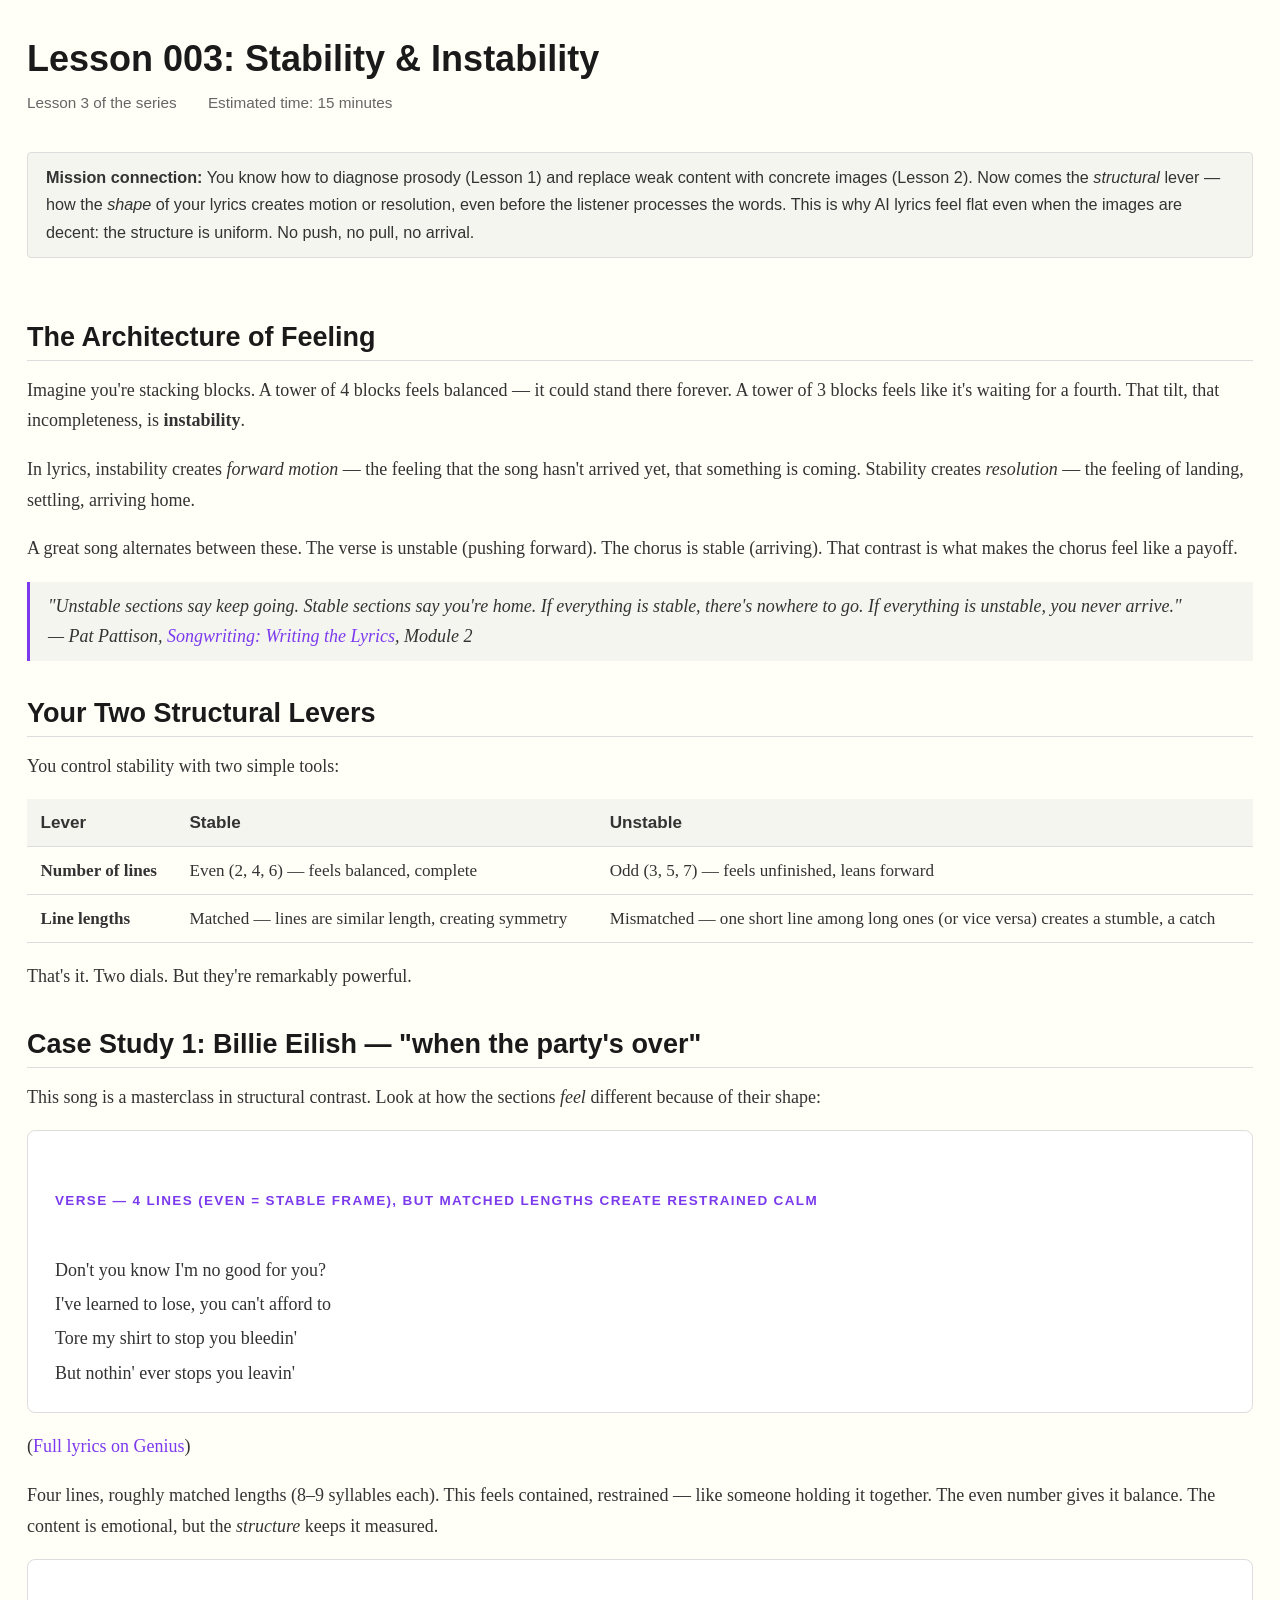
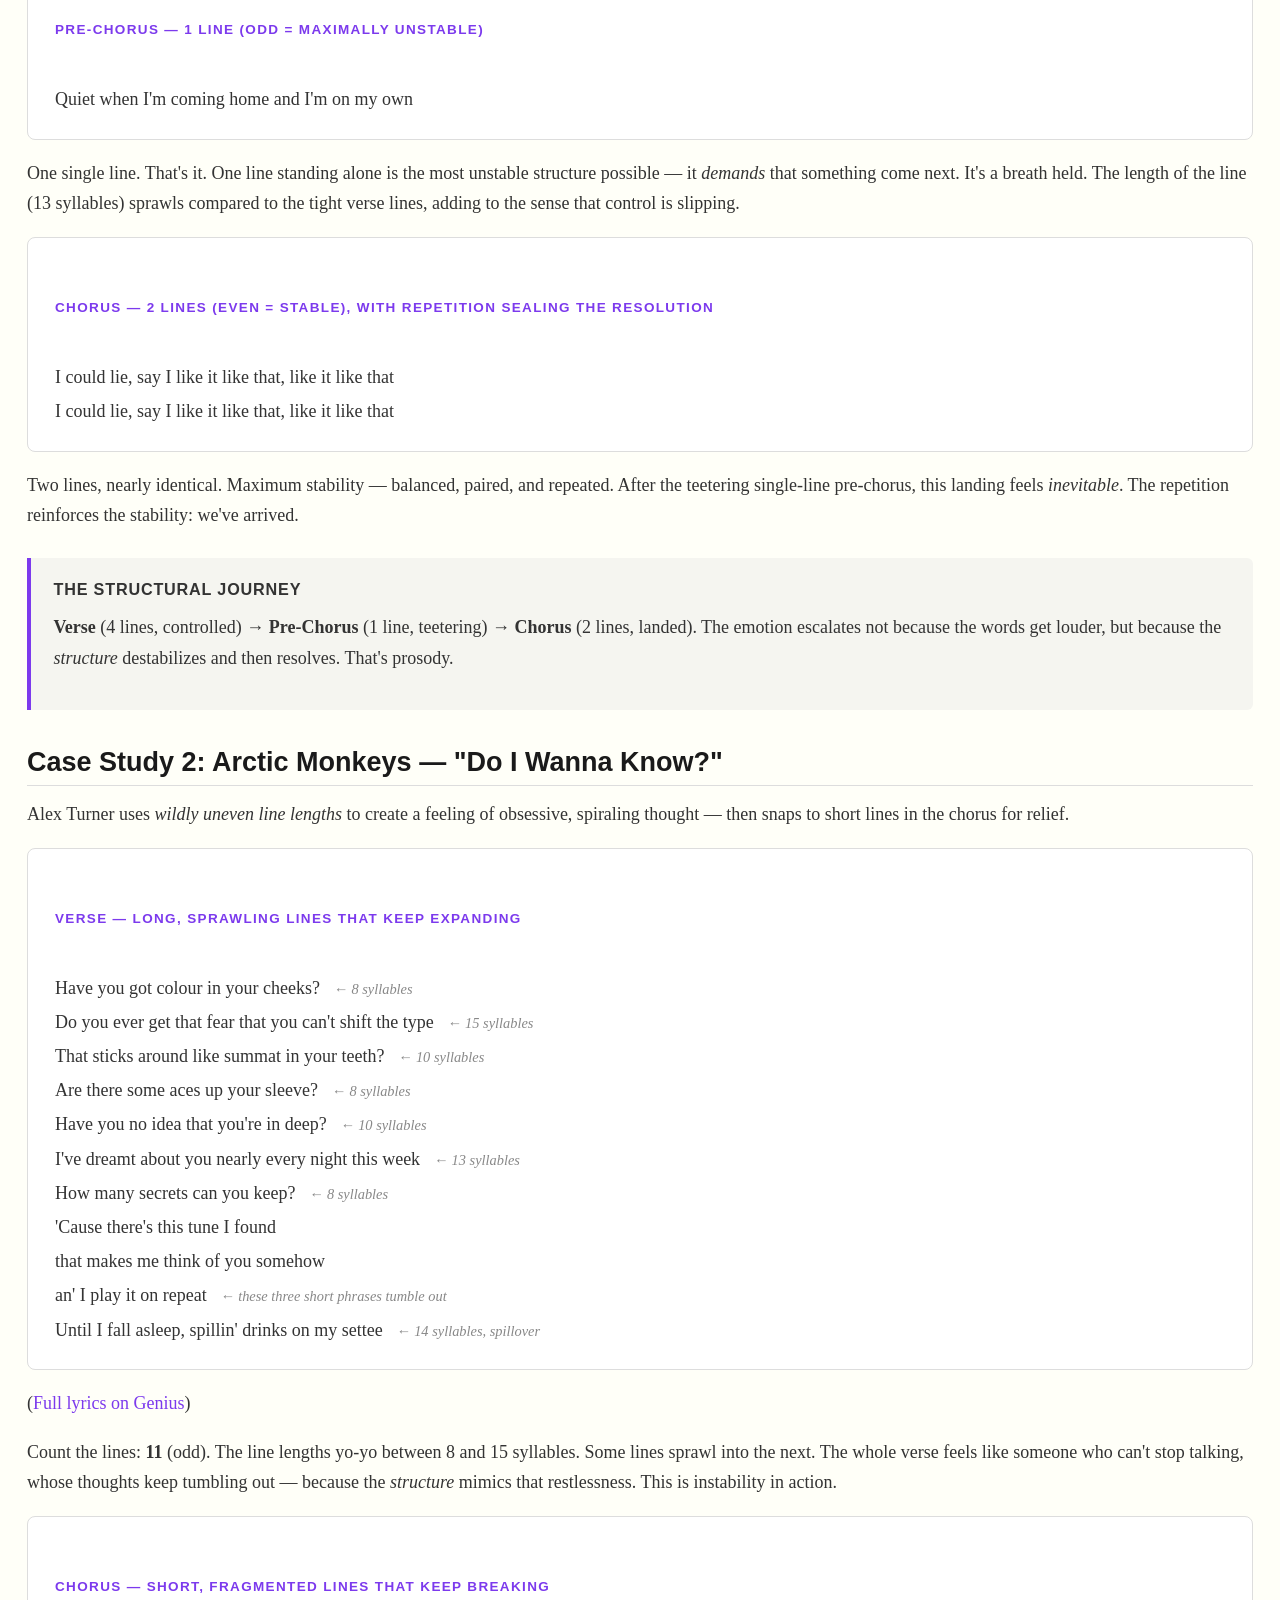
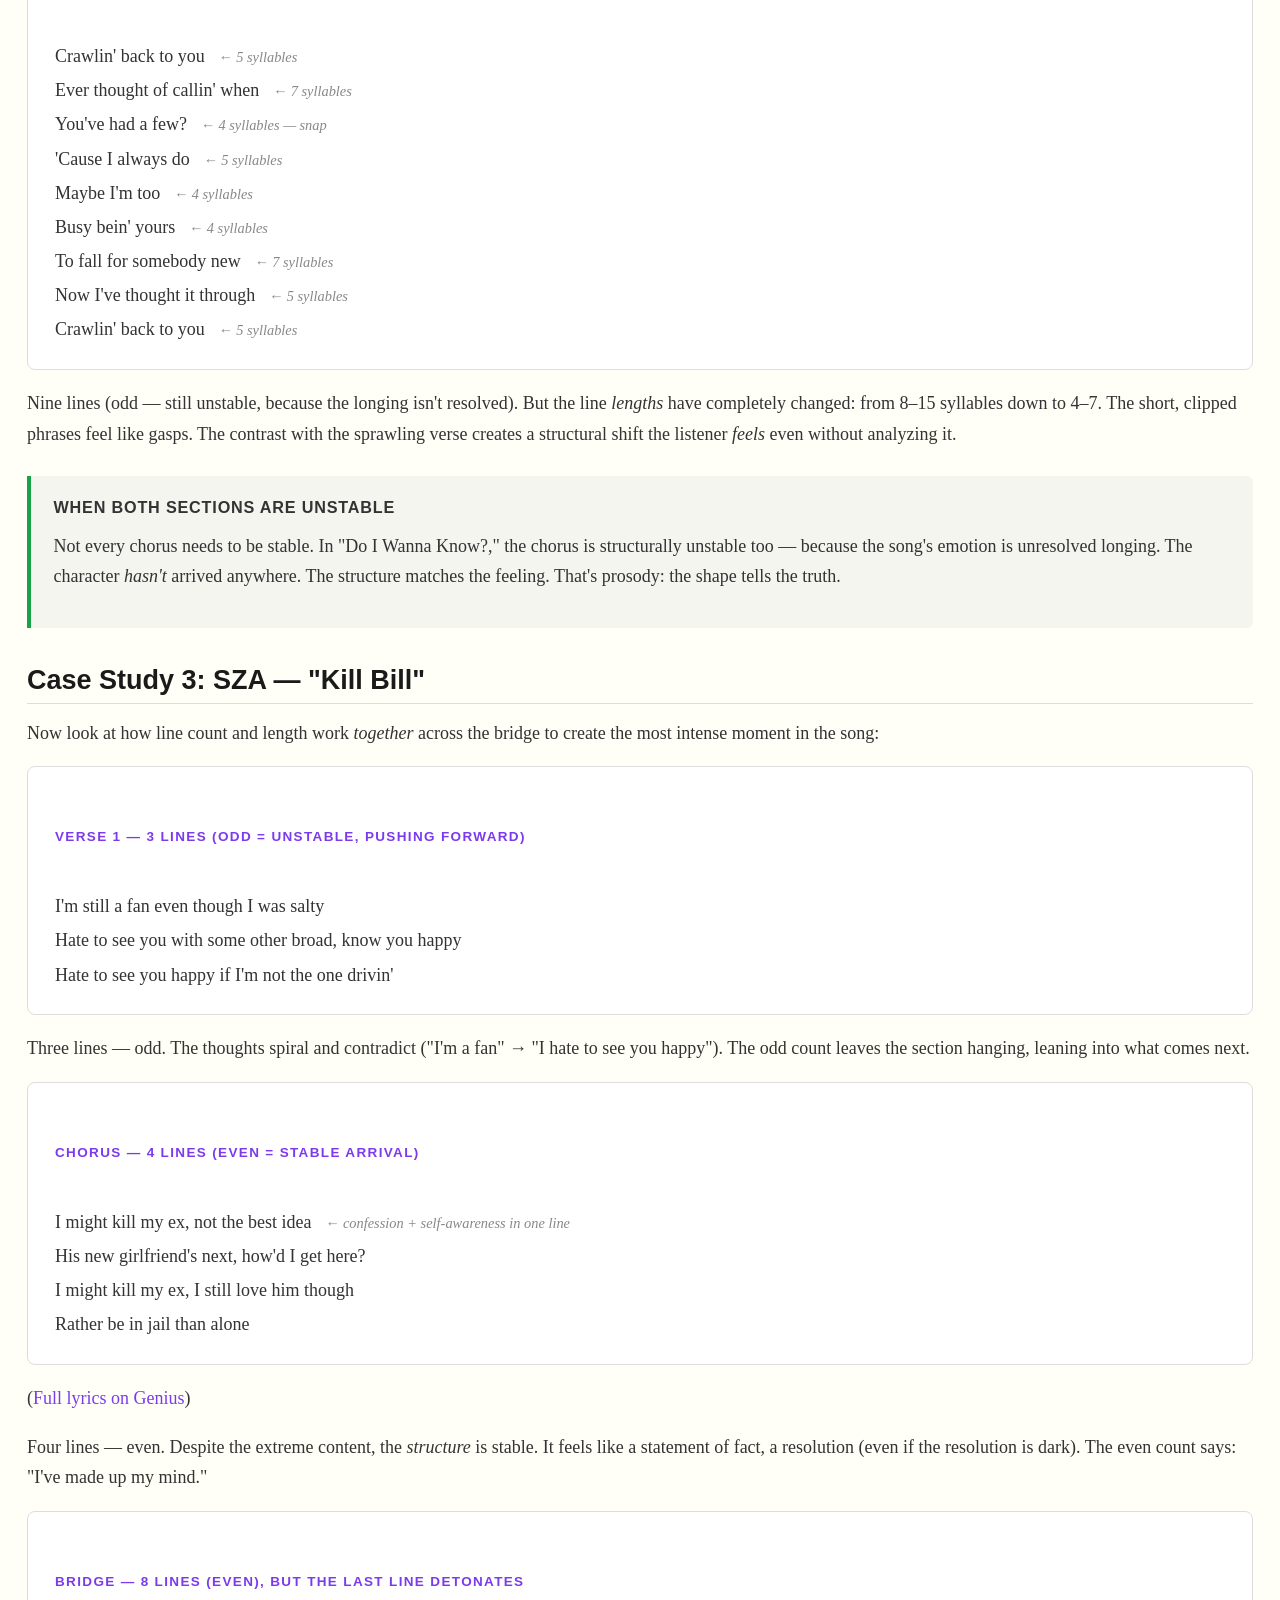
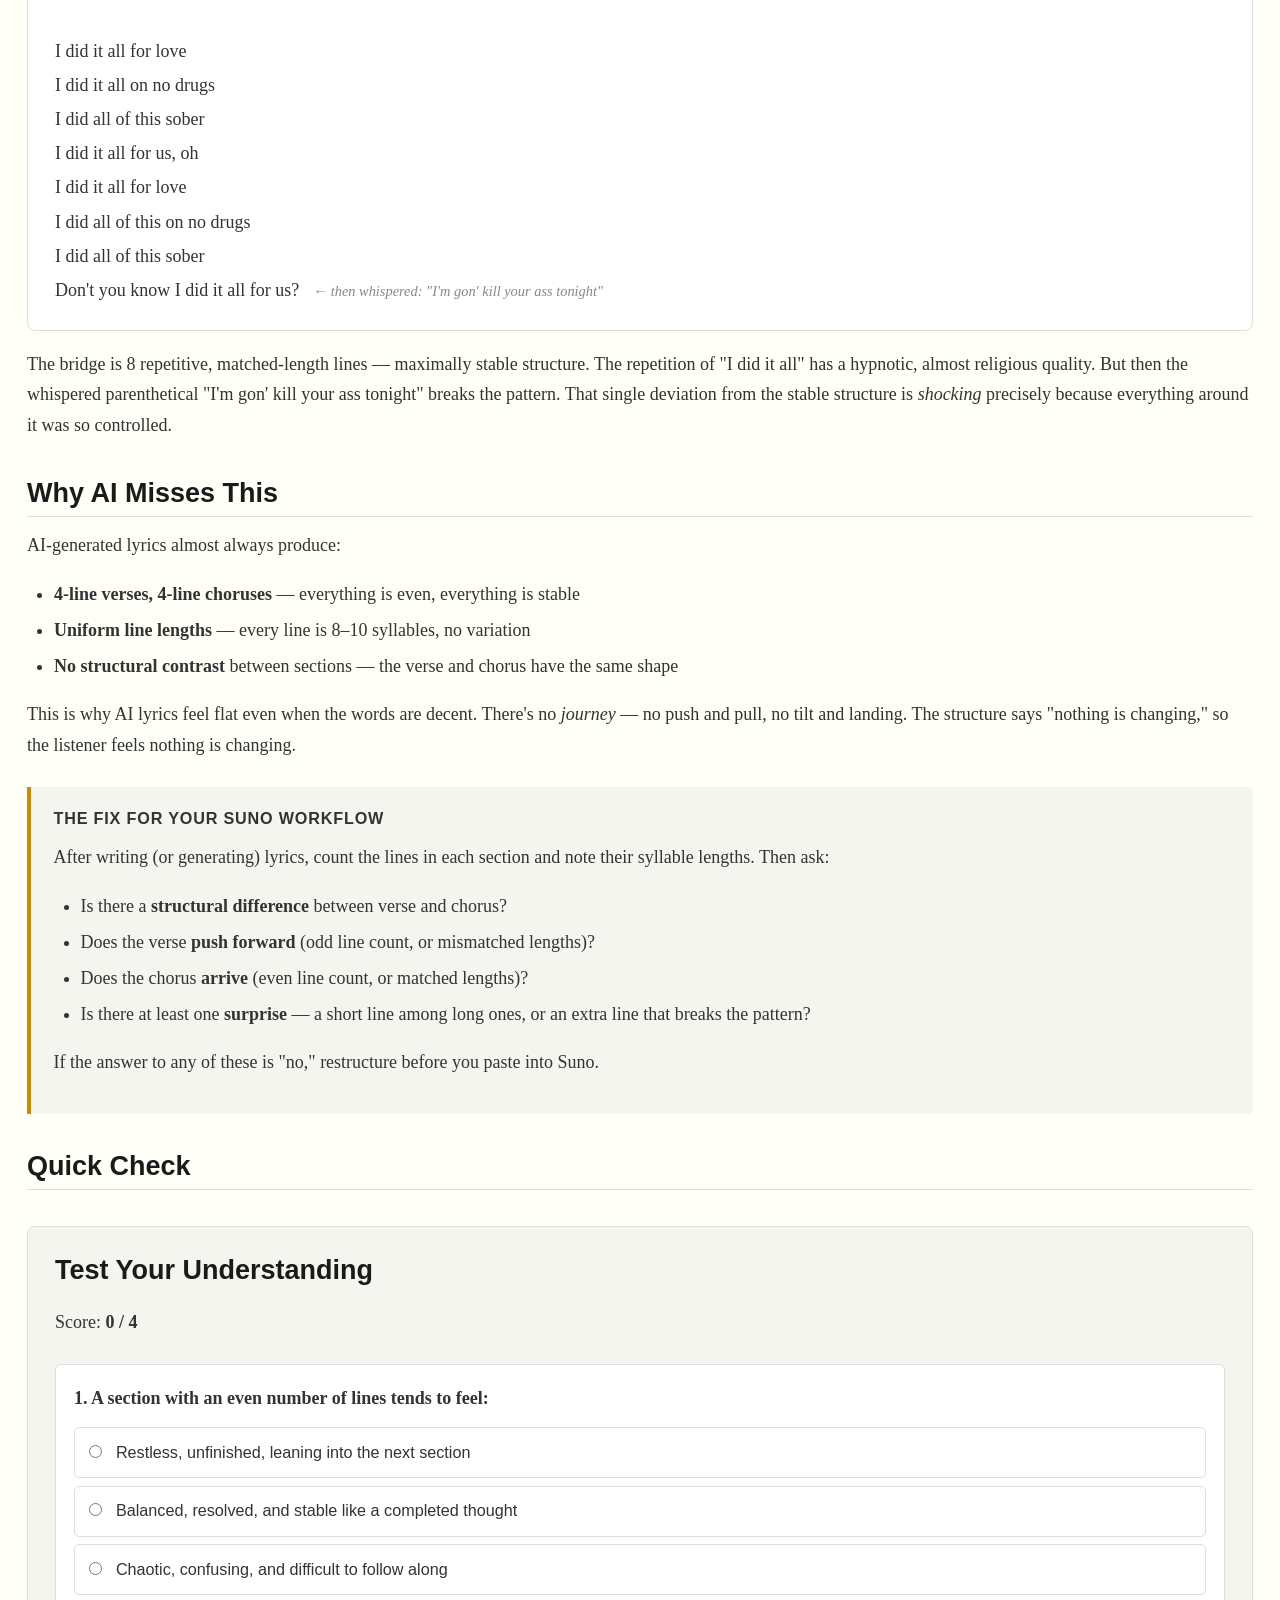
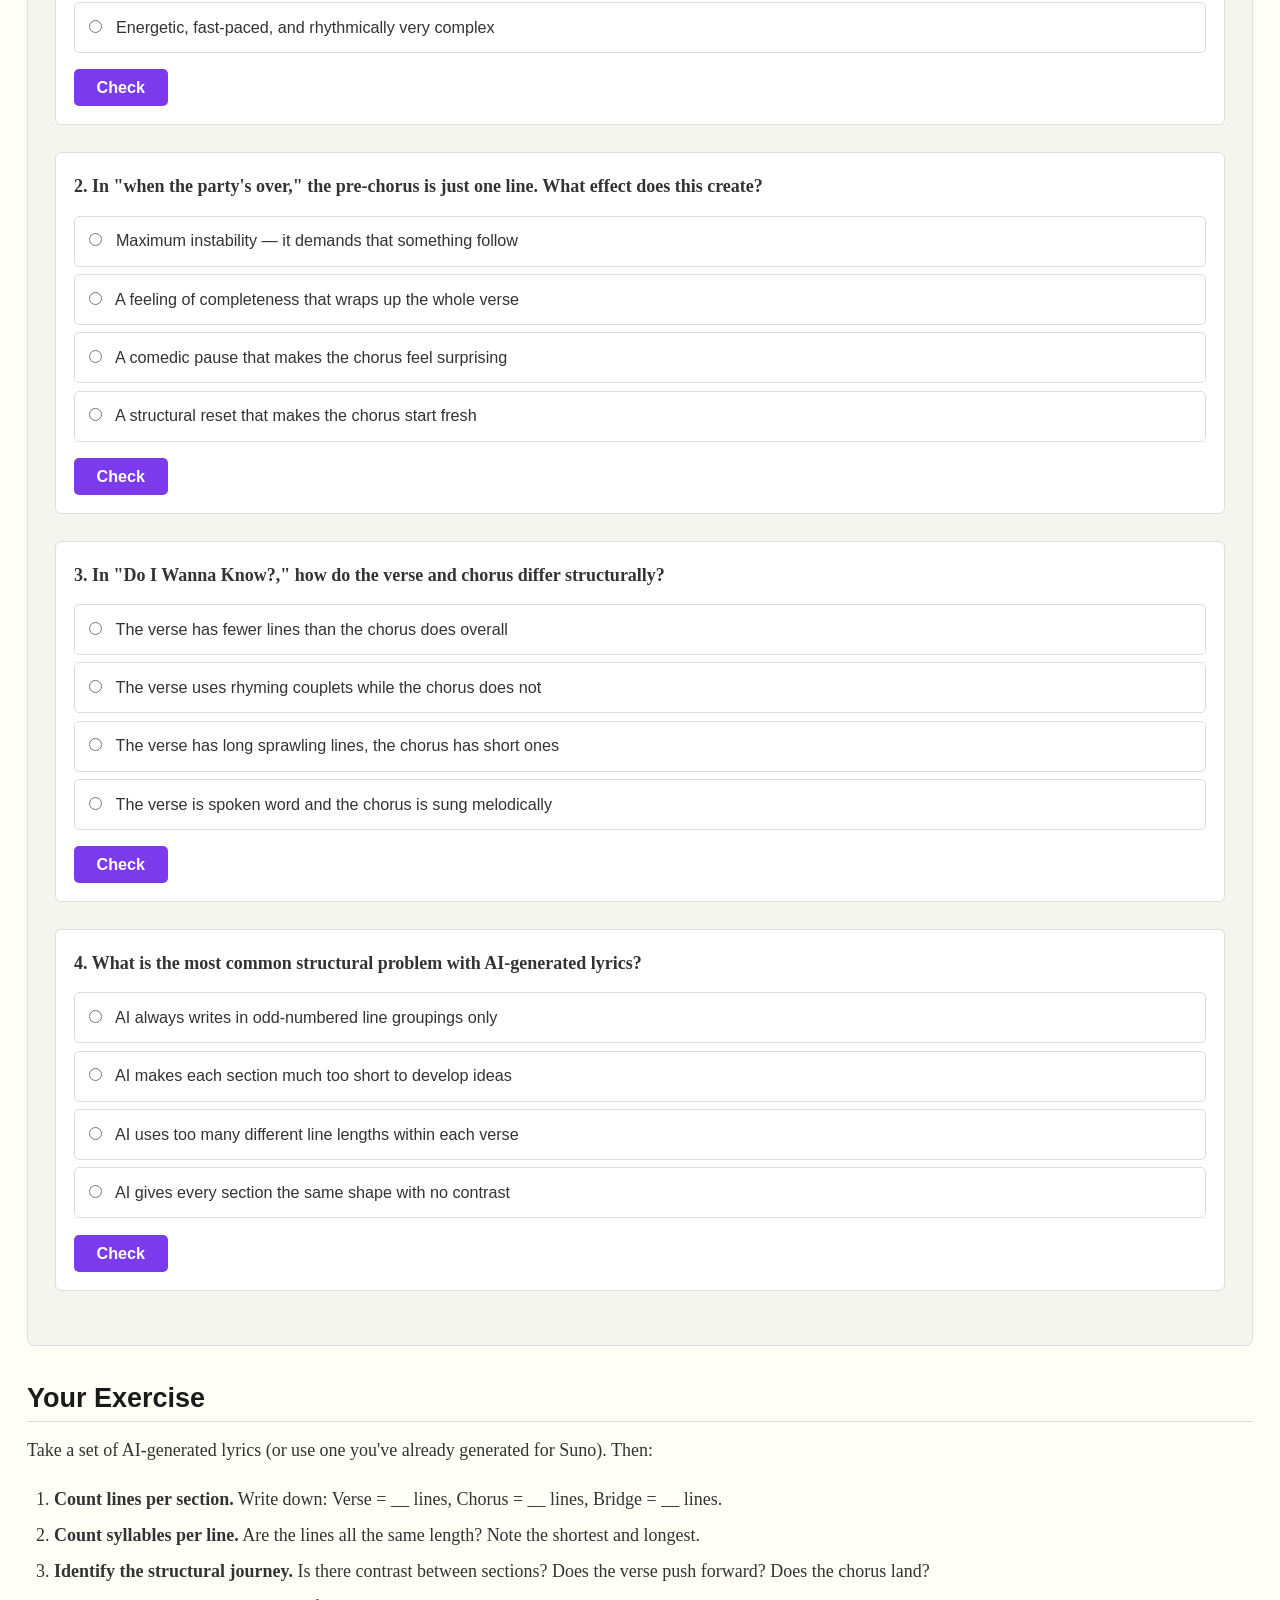
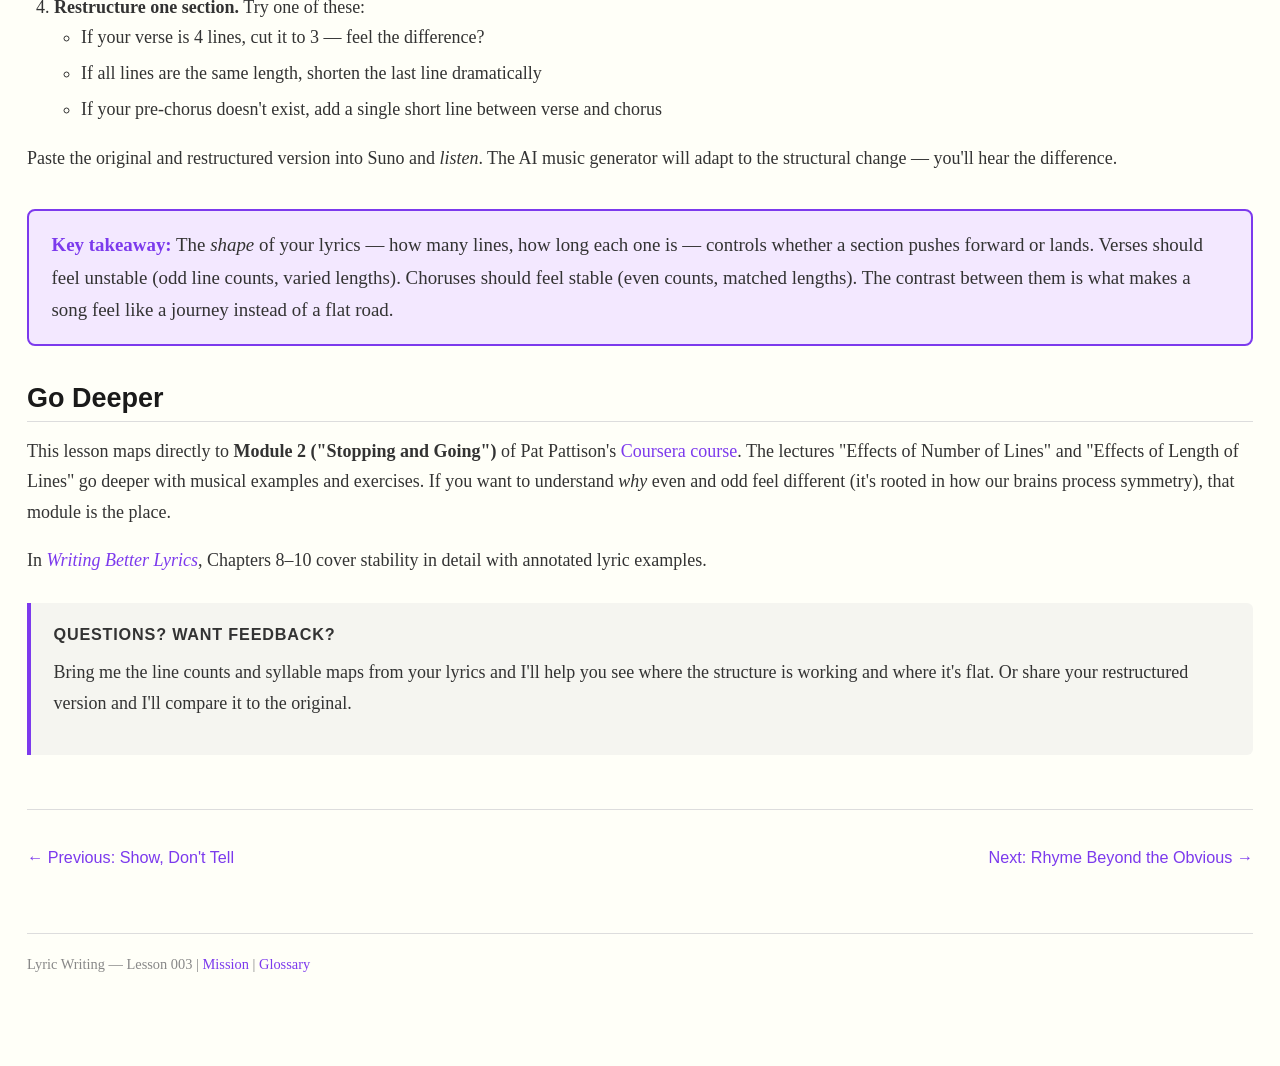
<file: lyric-writing/lessons/0003-stability-and-instability.html>
<!DOCTYPE html>
<html lang="en">
<head>
  <meta charset="UTF-8">
  <meta name="viewport" content="width=device-width, initial-scale=1.0">
  <title>Lesson 003 — Stability &amp; Instability</title>
  <link rel="stylesheet" href="../assets/styles.css">
</head>
<body>

  <h1>Lesson 003: Stability &amp; Instability</h1>

  <div class="lesson-meta">
    <span>Lesson 3 of the series</span>
    <span>Estimated time: 15 minutes</span>
  </div>

  <div class="mission-link">
    <strong>Mission connection:</strong> You know how to diagnose prosody (Lesson 1) and replace weak content with concrete images (Lesson 2). Now comes the <em>structural</em> lever — how the <em>shape</em> of your lyrics creates motion or resolution, even before the listener processes the words. This is why AI lyrics feel flat even when the images are decent: the structure is uniform. No push, no pull, no arrival.
  </div>

  <h2>The Architecture of Feeling</h2>

  <p>Imagine you're stacking blocks. A tower of 4 blocks feels balanced — it could stand there forever. A tower of 3 blocks feels like it's waiting for a fourth. That tilt, that incompleteness, is <strong>instability</strong>.</p>

  <p>In lyrics, instability creates <em>forward motion</em> — the feeling that the song hasn't arrived yet, that something is coming. Stability creates <em>resolution</em> — the feeling of landing, settling, arriving home.</p>

  <p>A great song alternates between these. The verse is unstable (pushing forward). The chorus is stable (arriving). That contrast is what makes the chorus feel like a payoff.</p>

  <blockquote>
    "Unstable sections say <em>keep going</em>. Stable sections say <em>you're home</em>. If everything is stable, there's nowhere to go. If everything is unstable, you never arrive."
    <br>— Pat Pattison, <a href="https://www.coursera.org/learn/songwriting-lyrics">Songwriting: Writing the Lyrics</a>, Module 2
  </blockquote>

  <h2>Your Two Structural Levers</h2>

  <p>You control stability with two simple tools:</p>

  <table>
    <thead>
      <tr>
        <th>Lever</th>
        <th>Stable</th>
        <th>Unstable</th>
      </tr>
    </thead>
    <tbody>
      <tr>
        <td><strong>Number of lines</strong></td>
        <td>Even (2, 4, 6) — feels balanced, complete</td>
        <td>Odd (3, 5, 7) — feels unfinished, leans forward</td>
      </tr>
      <tr>
        <td><strong>Line lengths</strong></td>
        <td>Matched — lines are similar length, creating symmetry</td>
        <td>Mismatched — one short line among long ones (or vice versa) creates a stumble, a catch</td>
      </tr>
    </tbody>
  </table>

  <p>That's it. Two dials. But they're remarkably powerful.</p>

  <h2>Case Study 1: Billie Eilish — "when the party's over"</h2>

  <p>This song is a masterclass in structural contrast. Look at how the sections <em>feel</em> different because of their shape:</p>

  <div class="lyric-block">
<span class="section-label">Verse — 4 lines (even = stable frame), but matched lengths create restrained calm</span>
Don't you know I'm no good for you?
I've learned to lose, you can't afford to
Tore my shirt to stop you bleedin'
But nothin' ever stops you leavin'
  </div>

  <p>(<a href="https://genius.com/Billie-eilish-when-the-partys-over-lyrics">Full lyrics on Genius</a>)</p>

  <p>Four lines, roughly matched lengths (8–9 syllables each). This feels contained, restrained — like someone holding it together. The even number gives it balance. The content is emotional, but the <em>structure</em> keeps it measured.</p>

  <div class="lyric-block">
<span class="section-label">Pre-Chorus — 1 line (odd = maximally unstable)</span>
Quiet when I'm coming home and I'm on my own
  </div>

  <p>One single line. That's it. One line standing alone is the most unstable structure possible — it <em>demands</em> that something come next. It's a breath held. The length of the line (13 syllables) sprawls compared to the tight verse lines, adding to the sense that control is slipping.</p>

  <div class="lyric-block">
<span class="section-label">Chorus — 2 lines (even = stable), with repetition sealing the resolution</span>
I could lie, say I like it like that, like it like that
I could lie, say I like it like that, like it like that
  </div>

  <p>Two lines, nearly identical. Maximum stability — balanced, paired, and repeated. After the teetering single-line pre-chorus, this landing feels <em>inevitable</em>. The repetition reinforces the stability: we've arrived.</p>

  <div class="callout">
    <div class="callout-title">The structural journey</div>
    <p><strong>Verse</strong> (4 lines, controlled) → <strong>Pre-Chorus</strong> (1 line, teetering) → <strong>Chorus</strong> (2 lines, landed). The emotion escalates not because the words get louder, but because the <em>structure</em> destabilizes and then resolves. That's prosody.</p>
  </div>

  <h2>Case Study 2: Arctic Monkeys — "Do I Wanna Know?"</h2>

  <p>Alex Turner uses <em>wildly uneven line lengths</em> to create a feeling of obsessive, spiraling thought — then snaps to short lines in the chorus for relief.</p>

  <div class="lyric-block">
<span class="section-label">Verse — long, sprawling lines that keep expanding</span>
Have you got colour in your cheeks? <span class="annotation">← 8 syllables</span>
Do you ever get that fear that you can't shift the type <span class="annotation">← 15 syllables</span>
That sticks around like summat in your teeth? <span class="annotation">← 10 syllables</span>
Are there some aces up your sleeve? <span class="annotation">← 8 syllables</span>
Have you no idea that you're in deep? <span class="annotation">← 10 syllables</span>
I've dreamt about you nearly every night this week <span class="annotation">← 13 syllables</span>
How many secrets can you keep? <span class="annotation">← 8 syllables</span>
'Cause there's this tune I found
that makes me think of you somehow
an' I play it on repeat <span class="annotation">← these three short phrases tumble out</span>
Until I fall asleep, spillin' drinks on my settee <span class="annotation">← 14 syllables, spillover</span>
  </div>

  <p>(<a href="https://genius.com/Arctic-monkeys-do-i-wanna-know-lyrics">Full lyrics on Genius</a>)</p>

  <p>Count the lines: <strong>11</strong> (odd). The line lengths yo-yo between 8 and 15 syllables. Some lines sprawl into the next. The whole verse feels like someone who can't stop talking, whose thoughts keep tumbling out — because the <em>structure</em> mimics that restlessness. This is instability in action.</p>

  <div class="lyric-block">
<span class="section-label">Chorus — short, fragmented lines that keep breaking</span>
Crawlin' back to you <span class="annotation">← 5 syllables</span>
Ever thought of callin' when <span class="annotation">← 7 syllables</span>
You've had a few? <span class="annotation">← 4 syllables — snap</span>
'Cause I always do <span class="annotation">← 5 syllables</span>
Maybe I'm too <span class="annotation">← 4 syllables</span>
Busy bein' yours <span class="annotation">← 4 syllables</span>
To fall for somebody new <span class="annotation">← 7 syllables</span>
Now I've thought it through <span class="annotation">← 5 syllables</span>
Crawlin' back to you <span class="annotation">← 5 syllables</span>
  </div>

  <p>Nine lines (odd — still unstable, because the longing isn't resolved). But the line <em>lengths</em> have completely changed: from 8–15 syllables down to 4–7. The short, clipped phrases feel like gasps. The contrast with the sprawling verse creates a structural shift the listener <em>feels</em> even without analyzing it.</p>

  <div class="callout tip">
    <div class="callout-title">When both sections are unstable</div>
    <p>Not every chorus needs to be stable. In "Do I Wanna Know?," the chorus is structurally unstable too — because the song's emotion is unresolved longing. The character <em>hasn't</em> arrived anywhere. The structure matches the feeling. That's prosody: the shape tells the truth.</p>
  </div>

  <h2>Case Study 3: SZA — "Kill Bill"</h2>

  <p>Now look at how line count and length work <em>together</em> across the bridge to create the most intense moment in the song:</p>

  <div class="lyric-block">
<span class="section-label">Verse 1 — 3 lines (odd = unstable, pushing forward)</span>
I'm still a fan even though I was salty
Hate to see you with some other broad, know you happy
Hate to see you happy if I'm not the one drivin'
  </div>

  <p>Three lines — odd. The thoughts spiral and contradict ("I'm a fan" → "I hate to see you happy"). The odd count leaves the section hanging, leaning into what comes next.</p>

  <div class="lyric-block">
<span class="section-label">Chorus — 4 lines (even = stable arrival)</span>
I might kill my ex, not the best idea <span class="annotation">← confession + self-awareness in one line</span>
His new girlfriend's next, how'd I get here?
I might kill my ex, I still love him though
Rather be in jail than alone
  </div>

  <p>(<a href="https://genius.com/Sza-kill-bill-lyrics">Full lyrics on Genius</a>)</p>

  <p>Four lines — even. Despite the extreme content, the <em>structure</em> is stable. It feels like a statement of fact, a resolution (even if the resolution is dark). The even count says: "I've made up my mind."</p>

  <div class="lyric-block">
<span class="section-label">Bridge — 8 lines (even), but the last line detonates</span>
I did it all for love
I did it all on no drugs
I did all of this sober
I did it all for us, oh
I did it all for love
I did all of this on no drugs
I did all of this sober
Don't you know I did it all for us? <span class="annotation">← then whispered: "I'm gon' kill your ass tonight"</span>
  </div>

  <p>The bridge is 8 repetitive, matched-length lines — maximally stable structure. The repetition of "I did it all" has a hypnotic, almost religious quality. But then the whispered parenthetical "I'm gon' kill your ass tonight" breaks the pattern. That single deviation from the stable structure is <em>shocking</em> precisely because everything around it was so controlled.</p>

  <h2>Why AI Misses This</h2>

  <p>AI-generated lyrics almost always produce:</p>
  <ul>
    <li><strong>4-line verses, 4-line choruses</strong> — everything is even, everything is stable</li>
    <li><strong>Uniform line lengths</strong> — every line is 8–10 syllables, no variation</li>
    <li><strong>No structural contrast</strong> between sections — the verse and chorus have the same shape</li>
  </ul>

  <p>This is why AI lyrics feel flat even when the words are decent. There's no <em>journey</em> — no push and pull, no tilt and landing. The structure says "nothing is changing," so the listener feels nothing is changing.</p>

  <div class="callout warning">
    <div class="callout-title">The fix for your Suno workflow</div>
    <p>After writing (or generating) lyrics, count the lines in each section and note their syllable lengths. Then ask:</p>
    <ul>
      <li>Is there a <strong>structural difference</strong> between verse and chorus?</li>
      <li>Does the verse <strong>push forward</strong> (odd line count, or mismatched lengths)?</li>
      <li>Does the chorus <strong>arrive</strong> (even line count, or matched lengths)?</li>
      <li>Is there at least one <strong>surprise</strong> — a short line among long ones, or an extra line that breaks the pattern?</li>
    </ul>
    <p>If the answer to any of these is "no," restructure before you paste into Suno.</p>
  </div>

  <h2>Quick Check</h2>

  <div class="quiz-section">
    <h2>Test Your Understanding</h2>
    <p>Score: <strong id="quiz-score">0 / 4</strong></p>

    <div class="quiz-question" data-correct="B" data-explanation="An even number of lines (2, 4, 6) feels balanced and resolved — stable. An odd number (1, 3, 5) feels unfinished and pushes forward — unstable.">
      <p class="q-text">1. A section with an even number of lines tends to feel:</p>
      <ul class="quiz-options">
        <li><label><input type="radio" name="q1" value="A"> Restless, unfinished, leaning into the next section</label></li>
        <li><label><input type="radio" name="q1" value="B"> Balanced, resolved, and stable like a completed thought</label></li>
        <li><label><input type="radio" name="q1" value="C"> Chaotic, confusing, and difficult to follow along</label></li>
        <li><label><input type="radio" name="q1" value="D"> Energetic, fast-paced, and rhythmically very complex</label></li>
      </ul>
      <div class="quiz-feedback"></div>
      <button class="btn-check">Check</button>
    </div>

    <div class="quiz-question" data-correct="A" data-explanation="The pre-chorus is a single line — the most unstable structure possible. It creates maximum forward momentum into the chorus, which then resolves with its stable, repeated two-line structure.">
      <p class="q-text">2. In "when the party's over," the pre-chorus is just one line. What effect does this create?</p>
      <ul class="quiz-options">
        <li><label><input type="radio" name="q2" value="A"> Maximum instability — it demands that something follow</label></li>
        <li><label><input type="radio" name="q2" value="B"> A feeling of completeness that wraps up the whole verse</label></li>
        <li><label><input type="radio" name="q2" value="C"> A comedic pause that makes the chorus feel surprising</label></li>
        <li><label><input type="radio" name="q2" value="D"> A structural reset that makes the chorus start fresh</label></li>
      </ul>
      <div class="quiz-feedback"></div>
      <button class="btn-check">Check</button>
    </div>

    <div class="quiz-question" data-correct="C" data-explanation="The verse lines sprawl (8–15 syllables) while the chorus lines are clipped (4–7 syllables). This contrast creates a structural shift the listener feels — from obsessive spiraling to breathless gasps — even without analyzing it consciously.">
      <p class="q-text">3. In "Do I Wanna Know?," how do the verse and chorus differ structurally?</p>
      <ul class="quiz-options">
        <li><label><input type="radio" name="q3" value="A"> The verse has fewer lines than the chorus does overall</label></li>
        <li><label><input type="radio" name="q3" value="B"> The verse uses rhyming couplets while the chorus does not</label></li>
        <li><label><input type="radio" name="q3" value="C"> The verse has long sprawling lines, the chorus has short ones</label></li>
        <li><label><input type="radio" name="q3" value="D"> The verse is spoken word and the chorus is sung melodically</label></li>
      </ul>
      <div class="quiz-feedback"></div>
      <button class="btn-check">Check</button>
    </div>

    <div class="quiz-question" data-correct="D" data-explanation="AI typically produces uniform structure: 4-line verses, 4-line choruses, matched line lengths throughout. There's no structural contrast between sections, so the listener feels no journey — no push toward the chorus, no arrival when it lands.">
      <p class="q-text">4. What is the most common structural problem with AI-generated lyrics?</p>
      <ul class="quiz-options">
        <li><label><input type="radio" name="q4" value="A"> AI always writes in odd-numbered line groupings only</label></li>
        <li><label><input type="radio" name="q4" value="B"> AI makes each section much too short to develop ideas</label></li>
        <li><label><input type="radio" name="q4" value="C"> AI uses too many different line lengths within each verse</label></li>
        <li><label><input type="radio" name="q4" value="D"> AI gives every section the same shape with no contrast</label></li>
      </ul>
      <div class="quiz-feedback"></div>
      <button class="btn-check">Check</button>
    </div>

  </div>

  <h2>Your Exercise</h2>

  <p>Take a set of AI-generated lyrics (or use one you've already generated for Suno). Then:</p>

  <ol>
    <li><strong>Count lines per section.</strong> Write down: Verse = __ lines, Chorus = __ lines, Bridge = __ lines.</li>
    <li><strong>Count syllables per line.</strong> Are the lines all the same length? Note the shortest and longest.</li>
    <li><strong>Identify the structural journey.</strong> Is there contrast between sections? Does the verse push forward? Does the chorus land?</li>
    <li><strong>Restructure one section.</strong> Try one of these:
      <ul>
        <li>If your verse is 4 lines, cut it to 3 — feel the difference?</li>
        <li>If all lines are the same length, shorten the last line dramatically</li>
        <li>If your pre-chorus doesn't exist, add a single short line between verse and chorus</li>
      </ul>
    </li>
  </ol>

  <p>Paste the original and restructured version into Suno and <em>listen</em>. The AI music generator will adapt to the structural change — you'll hear the difference.</p>

  <div class="takeaway">
    <strong>Key takeaway:</strong> The <em>shape</em> of your lyrics — how many lines, how long each one is — controls whether a section pushes forward or lands. Verses should feel unstable (odd line counts, varied lengths). Choruses should feel stable (even counts, matched lengths). The contrast between them is what makes a song feel like a journey instead of a flat road.
  </div>

  <h2>Go Deeper</h2>

  <p>This lesson maps directly to <strong>Module 2 ("Stopping and Going")</strong> of Pat Pattison's <a href="https://www.coursera.org/learn/songwriting-lyrics">Coursera course</a>. The lectures "Effects of Number of Lines" and "Effects of Length of Lines" go deeper with musical examples and exercises. If you want to understand <em>why</em> even and odd feel different (it's rooted in how our brains process symmetry), that module is the place.</p>

  <p>In <a href="https://www.amazon.com/Writing-Better-Lyrics-Pat-Pattison/dp/1582975779"><em>Writing Better Lyrics</em></a>, Chapters 8–10 cover stability in detail with annotated lyric examples.</p>

  <div class="callout">
    <div class="callout-title">Questions? Want feedback?</div>
    <p>Bring me the line counts and syllable maps from your lyrics and I'll help you see where the structure is working and where it's flat. Or share your restructured version and I'll compare it to the original.</p>
  </div>

  <div class="lesson-nav">
    <a href="0002-show-dont-tell.html">&larr; Previous: Show, Don't Tell</a>
    <a href="0004-rhyme-beyond-the-obvious.html">Next: Rhyme Beyond the Obvious &rarr;</a>
  </div>

  <footer>
    <p>Lyric Writing — Lesson 003 | <a href="../MISSION.md">Mission</a> | <a href="../reference/0001-glossary.html">Glossary</a></p>
  </footer>

  <script src="../assets/quiz.js"></script>
</body>
</html>
</file>
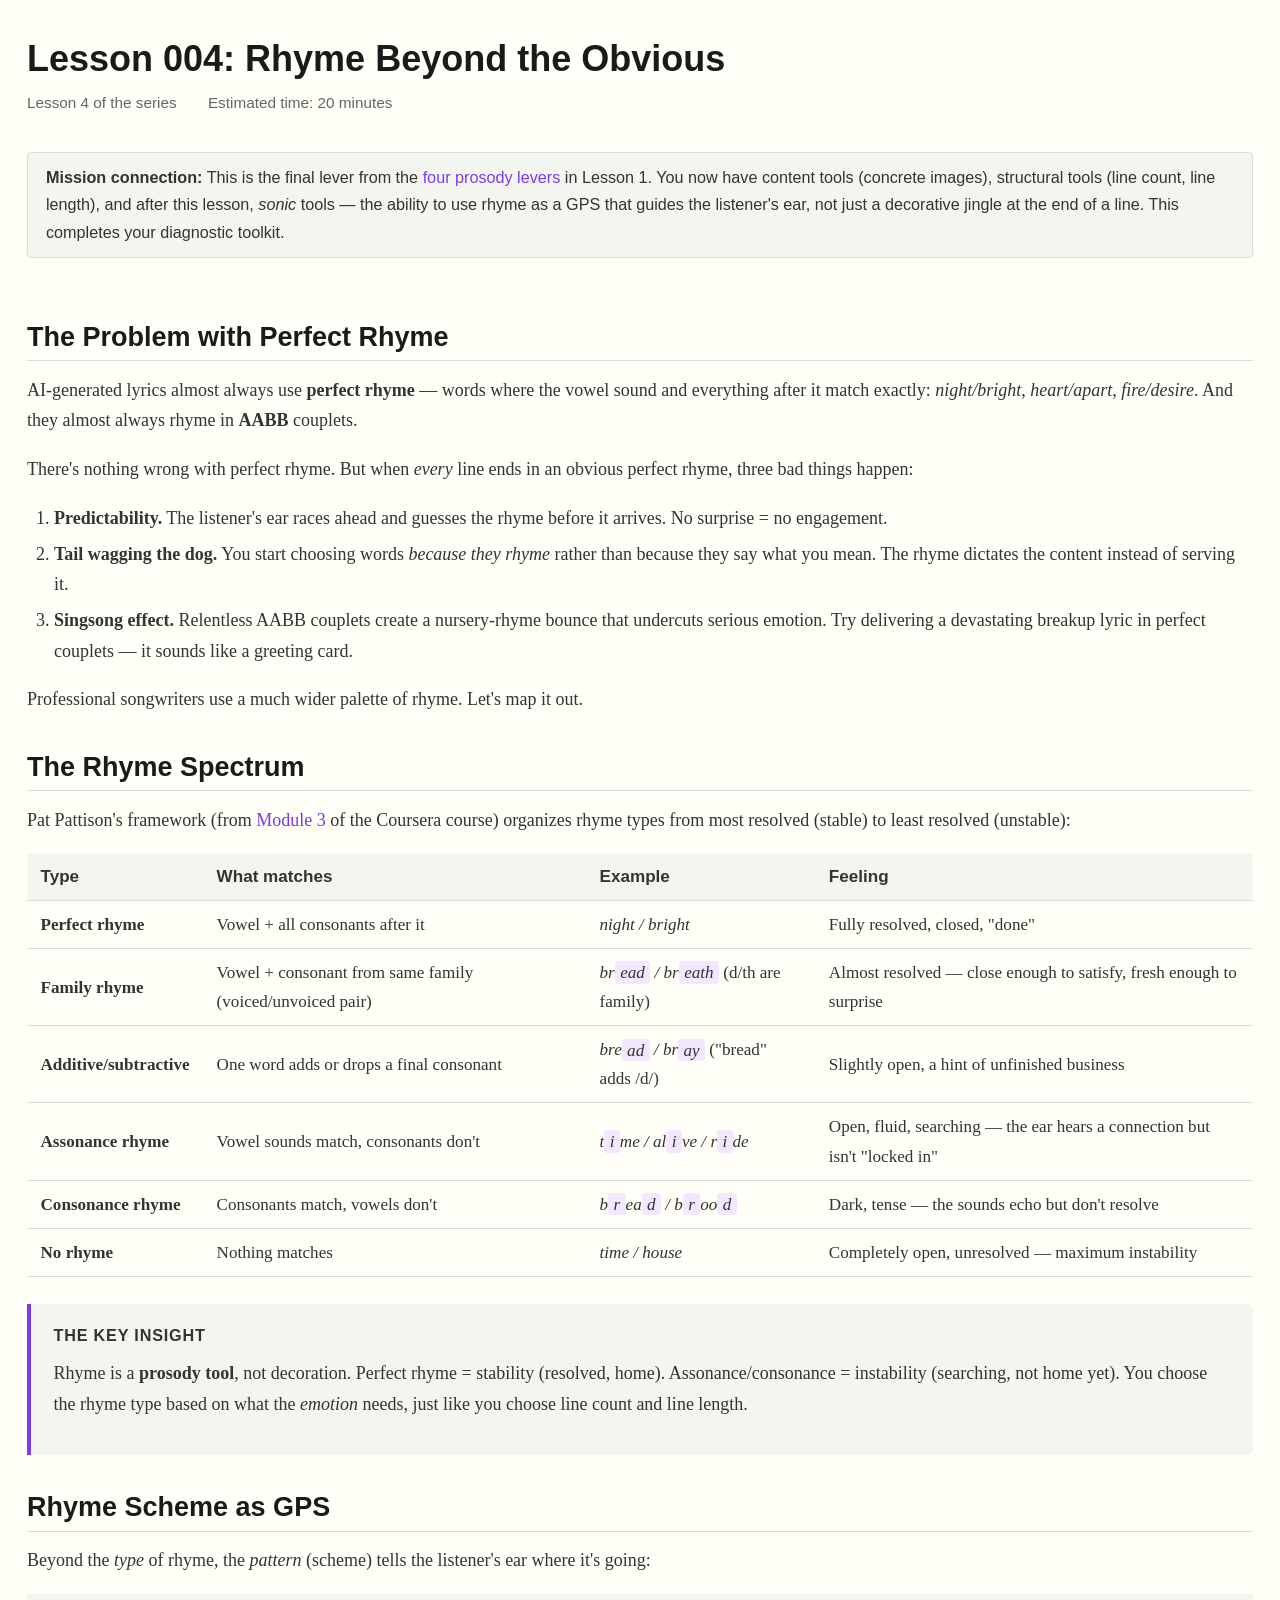
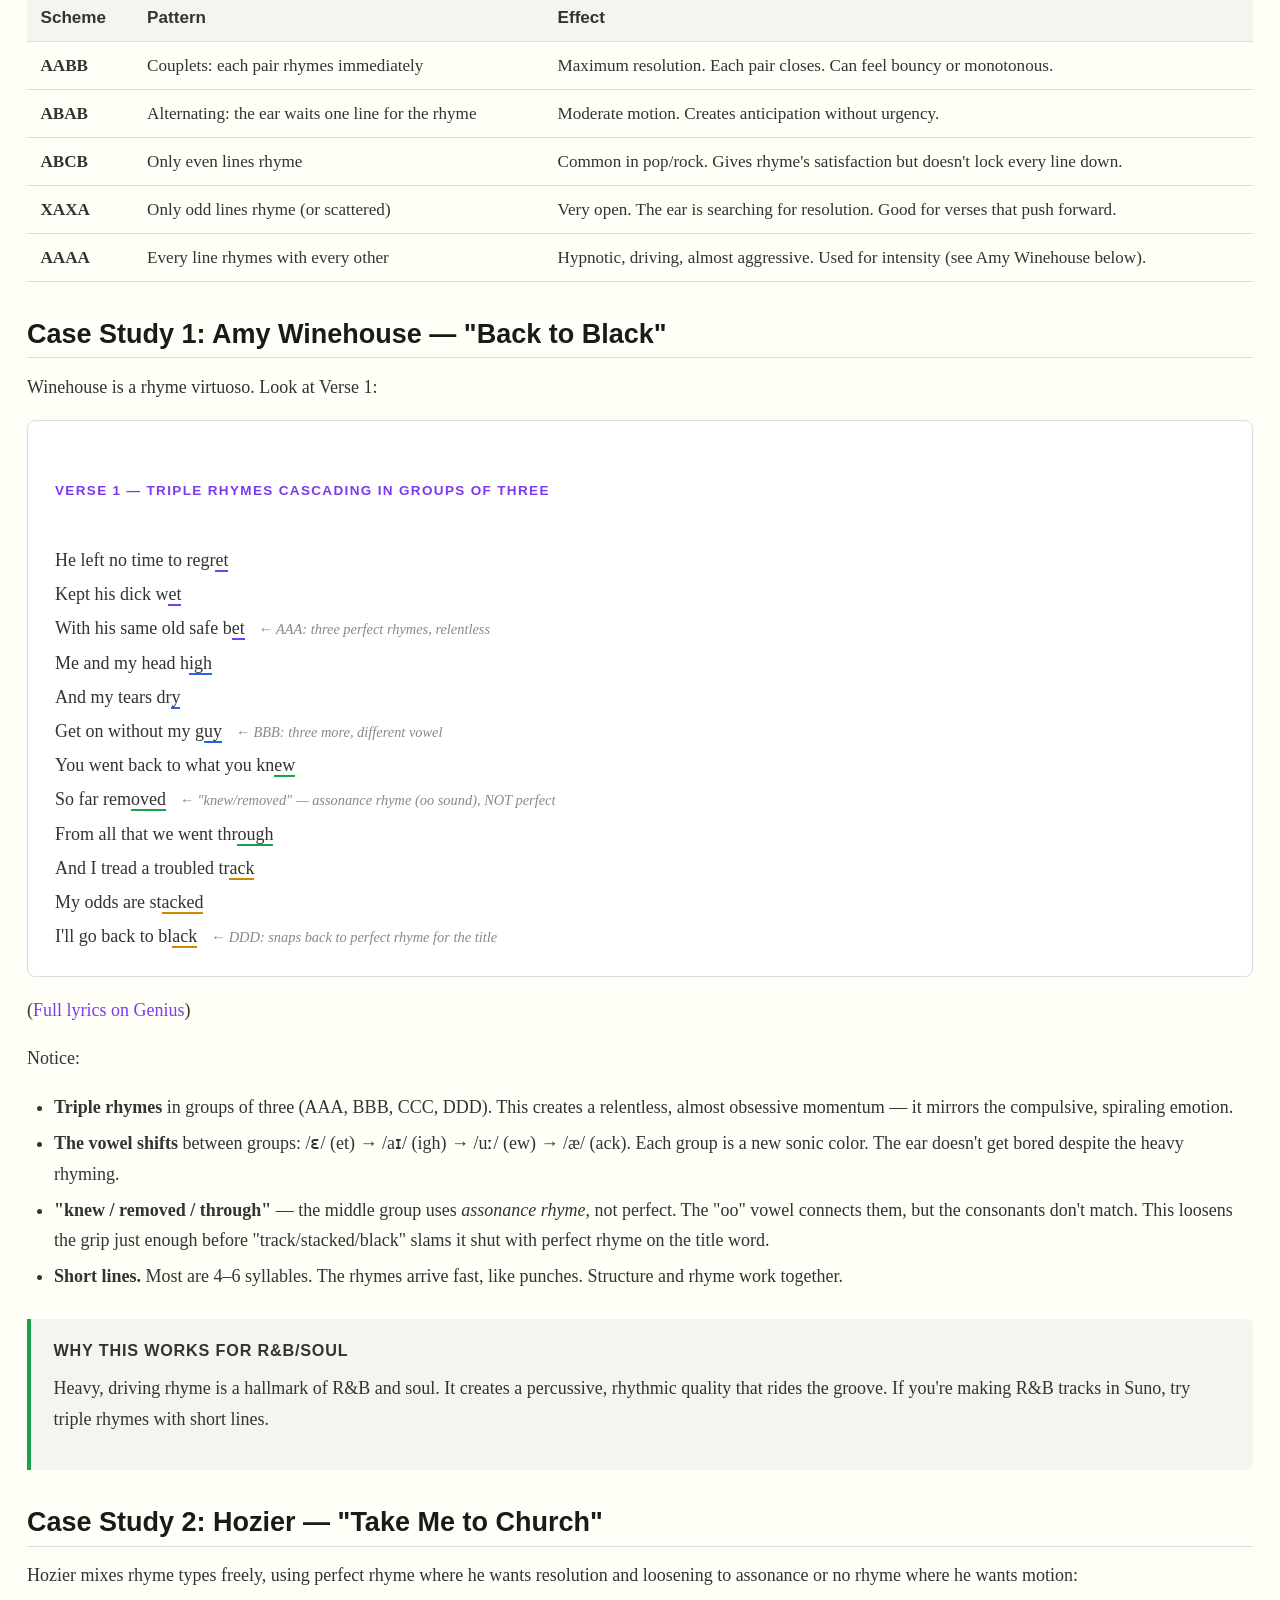
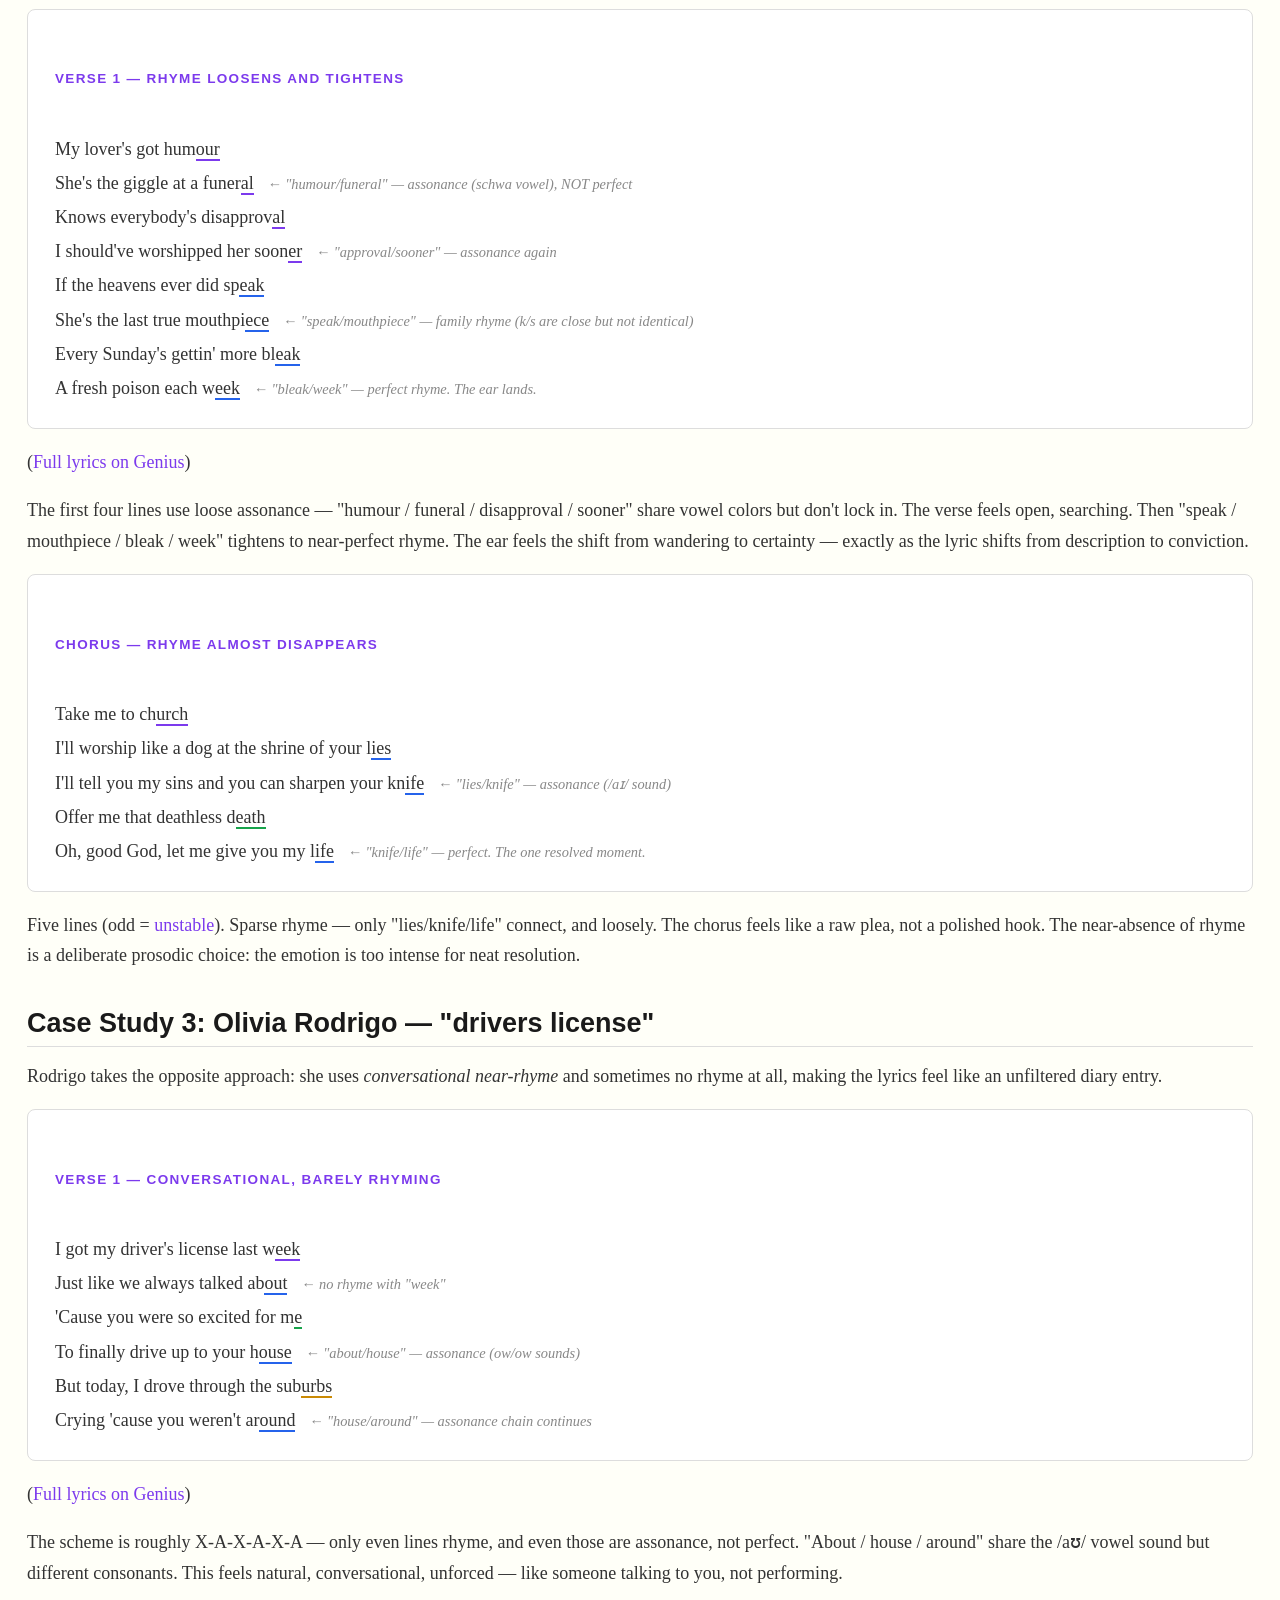
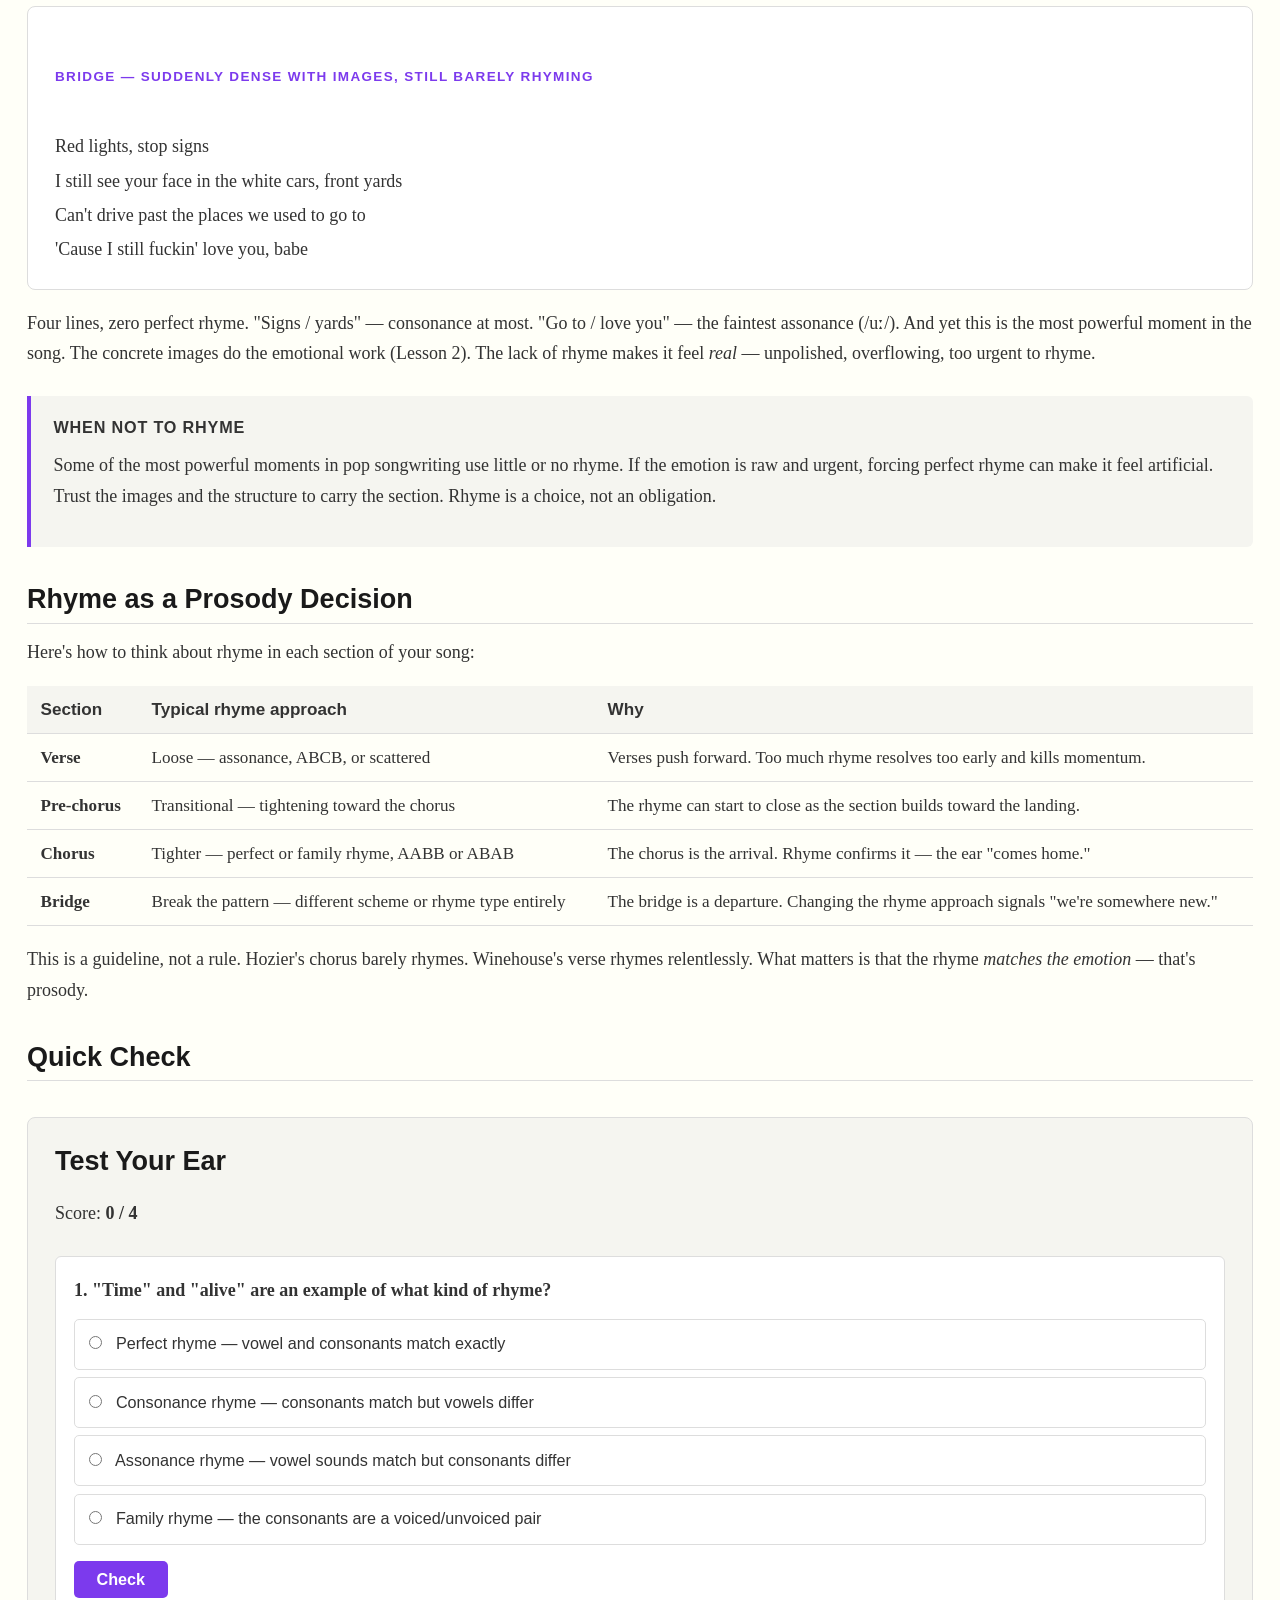
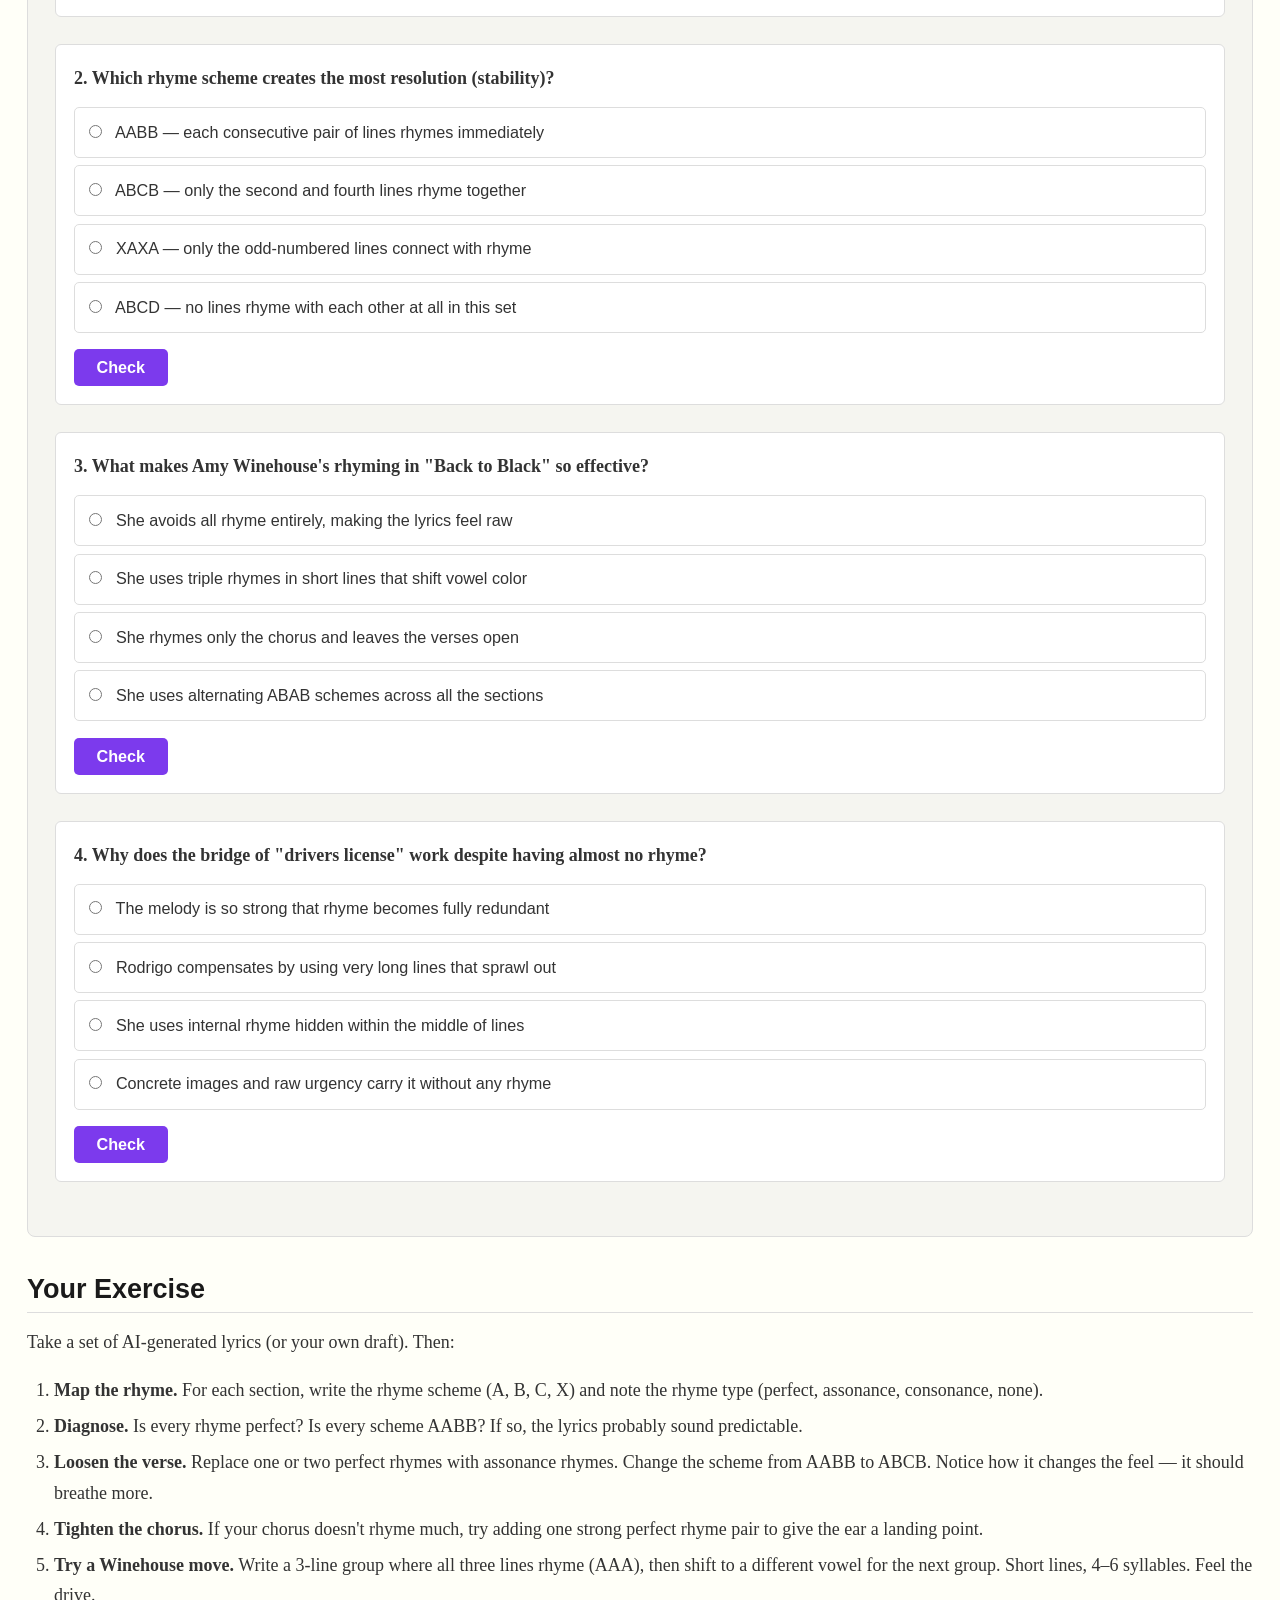
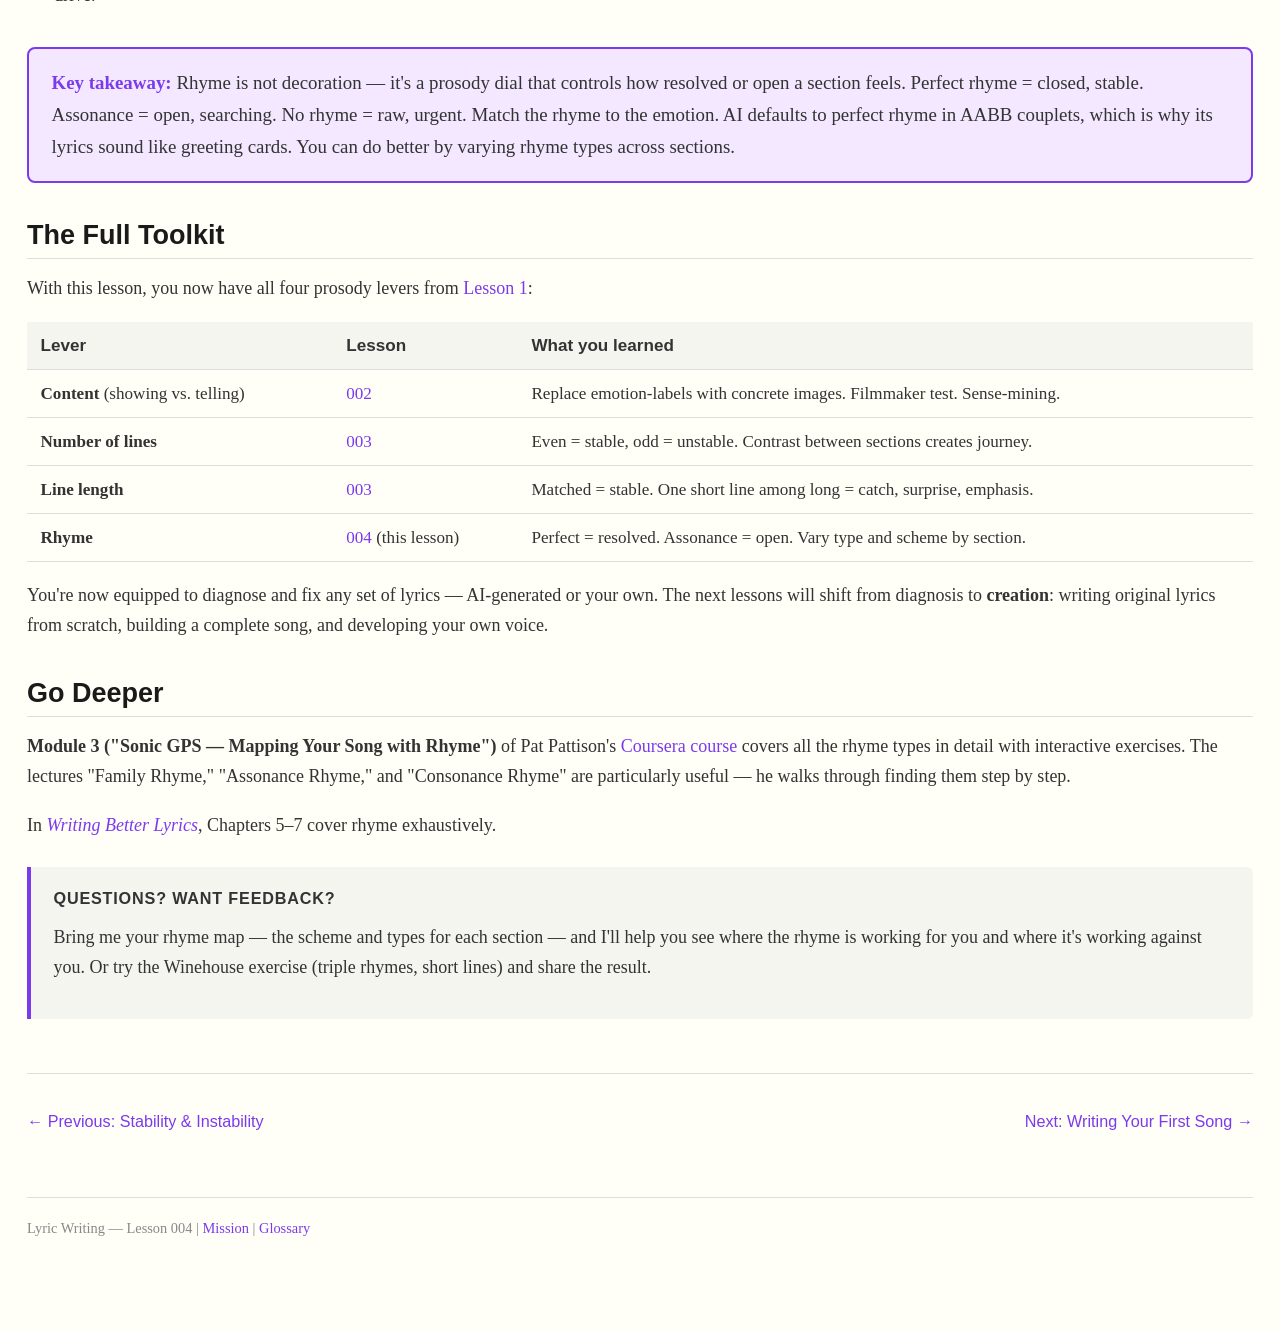
<file: lyric-writing/lessons/0004-rhyme-beyond-the-obvious.html>
<!DOCTYPE html>
<html lang="en">
<head>
  <meta charset="UTF-8">
  <meta name="viewport" content="width=device-width, initial-scale=1.0">
  <title>Lesson 004 — Rhyme Beyond the Obvious</title>
  <link rel="stylesheet" href="../assets/styles.css">
</head>
<body>

  <h1>Lesson 004: Rhyme Beyond the Obvious</h1>

  <div class="lesson-meta">
    <span>Lesson 4 of the series</span>
    <span>Estimated time: 20 minutes</span>
  </div>

  <div class="mission-link">
    <strong>Mission connection:</strong> This is the final lever from the <a href="0001-why-ai-lyrics-fall-flat.html">four prosody levers</a> in Lesson 1. You now have content tools (concrete images), structural tools (line count, line length), and after this lesson, <em>sonic</em> tools — the ability to use rhyme as a GPS that guides the listener's ear, not just a decorative jingle at the end of a line. This completes your diagnostic toolkit.
  </div>

  <h2>The Problem with Perfect Rhyme</h2>

  <p>AI-generated lyrics almost always use <strong>perfect rhyme</strong> — words where the vowel sound and everything after it match exactly: <em>night/bright</em>, <em>heart/apart</em>, <em>fire/desire</em>. And they almost always rhyme in <strong>AABB</strong> couplets.</p>

  <p>There's nothing wrong with perfect rhyme. But when <em>every</em> line ends in an obvious perfect rhyme, three bad things happen:</p>

  <ol>
    <li><strong>Predictability.</strong> The listener's ear races ahead and guesses the rhyme before it arrives. No surprise = no engagement.</li>
    <li><strong>Tail wagging the dog.</strong> You start choosing words <em>because they rhyme</em> rather than because they say what you mean. The rhyme dictates the content instead of serving it.</li>
    <li><strong>Singsong effect.</strong> Relentless AABB couplets create a nursery-rhyme bounce that undercuts serious emotion. Try delivering a devastating breakup lyric in perfect couplets — it sounds like a greeting card.</li>
  </ol>

  <p>Professional songwriters use a much wider palette of rhyme. Let's map it out.</p>

  <h2>The Rhyme Spectrum</h2>

  <p>Pat Pattison's framework (from <a href="https://www.coursera.org/learn/songwriting-lyrics">Module 3</a> of the Coursera course) organizes rhyme types from most resolved (stable) to least resolved (unstable):</p>

  <table>
    <thead>
      <tr>
        <th>Type</th>
        <th>What matches</th>
        <th>Example</th>
        <th>Feeling</th>
      </tr>
    </thead>
    <tbody>
      <tr>
        <td><strong>Perfect rhyme</strong></td>
        <td>Vowel + all consonants after it</td>
        <td><em>night / bright</em></td>
        <td>Fully resolved, closed, "done"</td>
      </tr>
      <tr>
        <td><strong>Family rhyme</strong></td>
        <td>Vowel + consonant from same family (voiced/unvoiced pair)</td>
        <td><em>br<span class="lyric-highlight">ead</span> / br<span class="lyric-highlight">eath</span></em> (d/th are family)</td>
        <td>Almost resolved — close enough to satisfy, fresh enough to surprise</td>
      </tr>
      <tr>
        <td><strong>Additive/subtractive</strong></td>
        <td>One word adds or drops a final consonant</td>
        <td><em>bre<span class="lyric-highlight">ad</span> / br<span class="lyric-highlight">ay</span></em> ("bread" adds /d/)</td>
        <td>Slightly open, a hint of unfinished business</td>
      </tr>
      <tr>
        <td><strong>Assonance rhyme</strong></td>
        <td>Vowel sounds match, consonants don't</td>
        <td><em>t<span class="lyric-highlight">i</span>me / al<span class="lyric-highlight">i</span>ve / r<span class="lyric-highlight">i</span>de</em></td>
        <td>Open, fluid, searching — the ear hears a connection but isn't "locked in"</td>
      </tr>
      <tr>
        <td><strong>Consonance rhyme</strong></td>
        <td>Consonants match, vowels don't</td>
        <td><em>b<span class="lyric-highlight">r</span>ea<span class="lyric-highlight">d</span> / b<span class="lyric-highlight">r</span>oo<span class="lyric-highlight">d</span></em></td>
        <td>Dark, tense — the sounds echo but don't resolve</td>
      </tr>
      <tr>
        <td><strong>No rhyme</strong></td>
        <td>Nothing matches</td>
        <td><em>time / house</em></td>
        <td>Completely open, unresolved — maximum instability</td>
      </tr>
    </tbody>
  </table>

  <div class="callout">
    <div class="callout-title">The key insight</div>
    <p>Rhyme is a <strong>prosody tool</strong>, not decoration. Perfect rhyme = stability (resolved, home). Assonance/consonance = instability (searching, not home yet). You choose the rhyme type based on what the <em>emotion</em> needs, just like you choose line count and line length.</p>
  </div>

  <h2>Rhyme Scheme as GPS</h2>

  <p>Beyond the <em>type</em> of rhyme, the <em>pattern</em> (scheme) tells the listener's ear where it's going:</p>

  <table>
    <thead>
      <tr>
        <th>Scheme</th>
        <th>Pattern</th>
        <th>Effect</th>
      </tr>
    </thead>
    <tbody>
      <tr>
        <td><strong>AABB</strong></td>
        <td>Couplets: each pair rhymes immediately</td>
        <td>Maximum resolution. Each pair closes. Can feel bouncy or monotonous.</td>
      </tr>
      <tr>
        <td><strong>ABAB</strong></td>
        <td>Alternating: the ear waits one line for the rhyme</td>
        <td>Moderate motion. Creates anticipation without urgency.</td>
      </tr>
      <tr>
        <td><strong>ABCB</strong></td>
        <td>Only even lines rhyme</td>
        <td>Common in pop/rock. Gives rhyme's satisfaction but doesn't lock every line down.</td>
      </tr>
      <tr>
        <td><strong>XAXA</strong></td>
        <td>Only odd lines rhyme (or scattered)</td>
        <td>Very open. The ear is searching for resolution. Good for verses that push forward.</td>
      </tr>
      <tr>
        <td><strong>AAAA</strong></td>
        <td>Every line rhymes with every other</td>
        <td>Hypnotic, driving, almost aggressive. Used for intensity (see Amy Winehouse below).</td>
      </tr>
    </tbody>
  </table>

  <h2>Case Study 1: Amy Winehouse — "Back to Black"</h2>

  <p>Winehouse is a rhyme virtuoso. Look at Verse 1:</p>

  <div class="lyric-block">
<span class="section-label">Verse 1 — triple rhymes cascading in groups of three</span>
He left no time to regr<span class="rhyme-a">et</span>
Kept his dick w<span class="rhyme-a">et</span>
With his same old safe b<span class="rhyme-a">et</span> <span class="annotation">← AAA: three perfect rhymes, relentless</span>
Me and my head h<span class="rhyme-b">igh</span>
And my tears dr<span class="rhyme-b">y</span>
Get on without my g<span class="rhyme-b">uy</span> <span class="annotation">← BBB: three more, different vowel</span>
You went back to what you kn<span class="rhyme-c">ew</span>
So far rem<span class="rhyme-c">oved</span> <span class="annotation">← "knew/removed" — assonance rhyme (oo sound), NOT perfect</span>
From all that we went thr<span class="rhyme-c">ough</span>
And I tread a troubled tr<span class="rhyme-d">ack</span>
My odds are st<span class="rhyme-d">acked</span>
I'll go back to bl<span class="rhyme-d">ack</span> <span class="annotation">← DDD: snaps back to perfect rhyme for the title</span>
  </div>

  <p>(<a href="https://genius.com/Amy-winehouse-back-to-black-lyrics">Full lyrics on Genius</a>)</p>

  <p>Notice:</p>
  <ul>
    <li><strong>Triple rhymes</strong> in groups of three (AAA, BBB, CCC, DDD). This creates a relentless, almost obsessive momentum — it mirrors the compulsive, spiraling emotion.</li>
    <li><strong>The vowel shifts</strong> between groups: /ɛ/ (et) → /aɪ/ (igh) → /uː/ (ew) → /æ/ (ack). Each group is a new sonic color. The ear doesn't get bored despite the heavy rhyming.</li>
    <li><strong>"knew / removed / through"</strong> — the middle group uses <em>assonance rhyme</em>, not perfect. The "oo" vowel connects them, but the consonants don't match. This loosens the grip just enough before "track/stacked/black" slams it shut with perfect rhyme on the title word.</li>
    <li><strong>Short lines.</strong> Most are 4–6 syllables. The rhymes arrive fast, like punches. Structure and rhyme work together.</li>
  </ul>

  <div class="callout tip">
    <div class="callout-title">Why this works for R&B/soul</div>
    <p>Heavy, driving rhyme is a hallmark of R&B and soul. It creates a percussive, rhythmic quality that rides the groove. If you're making R&B tracks in Suno, try triple rhymes with short lines.</p>
  </div>

  <h2>Case Study 2: Hozier — "Take Me to Church"</h2>

  <p>Hozier mixes rhyme types freely, using perfect rhyme where he wants resolution and loosening to assonance or no rhyme where he wants motion:</p>

  <div class="lyric-block">
<span class="section-label">Verse 1 — rhyme loosens and tightens</span>
My lover's got hum<span class="rhyme-a">our</span>
She's the giggle at a funer<span class="rhyme-a">al</span> <span class="annotation">← "humour/funeral" — assonance (schwa vowel), NOT perfect</span>
Knows everybody's disapprov<span class="rhyme-a">al</span>
I should've worshipped her soon<span class="rhyme-a">er</span> <span class="annotation">← "approval/sooner" — assonance again</span>
If the heavens ever did sp<span class="rhyme-b">eak</span>
She's the last true mouthpi<span class="rhyme-b">ece</span> <span class="annotation">← "speak/mouthpiece" — family rhyme (k/s are close but not identical)</span>
Every Sunday's gettin' more bl<span class="rhyme-b">eak</span>
A fresh poison each w<span class="rhyme-b">eek</span> <span class="annotation">← "bleak/week" — perfect rhyme. The ear lands.</span>
  </div>

  <p>(<a href="https://genius.com/Hozier-take-me-to-church-lyrics">Full lyrics on Genius</a>)</p>

  <p>The first four lines use loose assonance — "humour / funeral / disapproval / sooner" share vowel colors but don't lock in. The verse feels open, searching. Then "speak / mouthpiece / bleak / week" tightens to near-perfect rhyme. The ear feels the shift from wandering to certainty — exactly as the lyric shifts from description to conviction.</p>

  <div class="lyric-block">
<span class="section-label">Chorus — rhyme almost disappears</span>
Take me to ch<span class="rhyme-a">urch</span>
I'll worship like a dog at the shrine of your l<span class="rhyme-b">ies</span>
I'll tell you my sins and you can sharpen your kn<span class="rhyme-b">ife</span> <span class="annotation">← "lies/knife" — assonance (/aɪ/ sound)</span>
Offer me that deathless d<span class="rhyme-c">eath</span>
Oh, good God, let me give you my l<span class="rhyme-b">ife</span> <span class="annotation">← "knife/life" — perfect. The one resolved moment.</span>
  </div>

  <p>Five lines (odd = <a href="0003-stability-and-instability.html">unstable</a>). Sparse rhyme — only "lies/knife/life" connect, and loosely. The chorus feels like a raw plea, not a polished hook. The near-absence of rhyme is a deliberate prosodic choice: the emotion is too intense for neat resolution.</p>

  <h2>Case Study 3: Olivia Rodrigo — "drivers license"</h2>

  <p>Rodrigo takes the opposite approach: she uses <em>conversational near-rhyme</em> and sometimes no rhyme at all, making the lyrics feel like an unfiltered diary entry.</p>

  <div class="lyric-block">
<span class="section-label">Verse 1 — conversational, barely rhyming</span>
I got my driver's license last w<span class="rhyme-a">eek</span>
Just like we always talked ab<span class="rhyme-b">out</span> <span class="annotation">← no rhyme with "week"</span>
'Cause you were so excited for m<span class="rhyme-c">e</span>
To finally drive up to your h<span class="rhyme-b">ouse</span> <span class="annotation">← "about/house" — assonance (ow/ow sounds)</span>
But today, I drove through the sub<span class="rhyme-d">urbs</span>
Crying 'cause you weren't ar<span class="rhyme-b">ound</span> <span class="annotation">← "house/around" — assonance chain continues</span>
  </div>

  <p>(<a href="https://genius.com/Olivia-rodrigo-drivers-license-lyrics">Full lyrics on Genius</a>)</p>

  <p>The scheme is roughly X-A-X-A-X-A — only even lines rhyme, and even those are assonance, not perfect. "About / house / around" share the /aʊ/ vowel sound but different consonants. This feels natural, conversational, unforced — like someone talking to you, not performing.</p>

  <div class="lyric-block">
<span class="section-label">Bridge — suddenly dense with images, still barely rhyming</span>
Red lights, stop signs
I still see your face in the white cars, front yards
Can't drive past the places we used to go to
'Cause I still fuckin' love you, babe
  </div>

  <p>Four lines, zero perfect rhyme. "Signs / yards" — consonance at most. "Go to / love you" — the faintest assonance (/uː/). And yet this is the most powerful moment in the song. The concrete images do the emotional work (Lesson 2). The lack of rhyme makes it feel <em>real</em> — unpolished, overflowing, too urgent to rhyme.</p>

  <div class="callout">
    <div class="callout-title">When NOT to rhyme</div>
    <p>Some of the most powerful moments in pop songwriting use little or no rhyme. If the emotion is raw and urgent, forcing perfect rhyme can make it feel artificial. Trust the images and the structure to carry the section. Rhyme is a choice, not an obligation.</p>
  </div>

  <h2>Rhyme as a Prosody Decision</h2>

  <p>Here's how to think about rhyme in each section of your song:</p>

  <table>
    <thead>
      <tr>
        <th>Section</th>
        <th>Typical rhyme approach</th>
        <th>Why</th>
      </tr>
    </thead>
    <tbody>
      <tr>
        <td><strong>Verse</strong></td>
        <td>Loose — assonance, ABCB, or scattered</td>
        <td>Verses push forward. Too much rhyme resolves too early and kills momentum.</td>
      </tr>
      <tr>
        <td><strong>Pre-chorus</strong></td>
        <td>Transitional — tightening toward the chorus</td>
        <td>The rhyme can start to close as the section builds toward the landing.</td>
      </tr>
      <tr>
        <td><strong>Chorus</strong></td>
        <td>Tighter — perfect or family rhyme, AABB or ABAB</td>
        <td>The chorus is the arrival. Rhyme confirms it — the ear "comes home."</td>
      </tr>
      <tr>
        <td><strong>Bridge</strong></td>
        <td>Break the pattern — different scheme or rhyme type entirely</td>
        <td>The bridge is a departure. Changing the rhyme approach signals "we're somewhere new."</td>
      </tr>
    </tbody>
  </table>

  <p>This is a guideline, not a rule. Hozier's chorus barely rhymes. Winehouse's verse rhymes relentlessly. What matters is that the rhyme <em>matches the emotion</em> — that's prosody.</p>

  <h2>Quick Check</h2>

  <div class="quiz-section">
    <h2>Test Your Ear</h2>
    <p>Score: <strong id="quiz-score">0 / 4</strong></p>

    <div class="quiz-question" data-correct="C" data-explanation="Assonance rhyme matches vowel sounds but not consonants. 'Time' and 'alive' share the /aɪ/ vowel but end with different consonants (/m/ vs /v/).">
      <p class="q-text">1. "Time" and "alive" are an example of what kind of rhyme?</p>
      <ul class="quiz-options">
        <li><label><input type="radio" name="q1" value="A"> Perfect rhyme — vowel and consonants match exactly</label></li>
        <li><label><input type="radio" name="q1" value="B"> Consonance rhyme — consonants match but vowels differ</label></li>
        <li><label><input type="radio" name="q1" value="C"> Assonance rhyme — vowel sounds match but consonants differ</label></li>
        <li><label><input type="radio" name="q1" value="D"> Family rhyme — the consonants are a voiced/unvoiced pair</label></li>
      </ul>
      <div class="quiz-feedback"></div>
      <button class="btn-check">Check</button>
    </div>

    <div class="quiz-question" data-correct="A" data-explanation="AABB couplets resolve every two lines — maximum stability. This can feel bouncy or monotonous when every line in the song uses this pattern, which is why AI lyrics sound singsong.">
      <p class="q-text">2. Which rhyme scheme creates the most resolution (stability)?</p>
      <ul class="quiz-options">
        <li><label><input type="radio" name="q2" value="A"> AABB — each consecutive pair of lines rhymes immediately</label></li>
        <li><label><input type="radio" name="q2" value="B"> ABCB — only the second and fourth lines rhyme together</label></li>
        <li><label><input type="radio" name="q2" value="C"> XAXA — only the odd-numbered lines connect with rhyme</label></li>
        <li><label><input type="radio" name="q2" value="D"> ABCD — no lines rhyme with each other at all in this set</label></li>
      </ul>
      <div class="quiz-feedback"></div>
      <button class="btn-check">Check</button>
    </div>

    <div class="quiz-question" data-correct="B" data-explanation="Winehouse uses triple rhymes (AAA groups) with short lines, creating a relentless, percussive momentum. The rhyme groups shift vowel sounds to prevent monotony, and she loosens to assonance in the 'knew/removed/through' group before slamming back to perfect rhyme on 'track/stacked/black.'">
      <p class="q-text">3. What makes Amy Winehouse's rhyming in "Back to Black" so effective?</p>
      <ul class="quiz-options">
        <li><label><input type="radio" name="q3" value="A"> She avoids all rhyme entirely, making the lyrics feel raw</label></li>
        <li><label><input type="radio" name="q3" value="B"> She uses triple rhymes in short lines that shift vowel color</label></li>
        <li><label><input type="radio" name="q3" value="C"> She rhymes only the chorus and leaves the verses open</label></li>
        <li><label><input type="radio" name="q3" value="D"> She uses alternating ABAB schemes across all the sections</label></li>
      </ul>
      <div class="quiz-feedback"></div>
      <button class="btn-check">Check</button>
    </div>

    <div class="quiz-question" data-correct="D" data-explanation="The bridge in 'drivers license' uses concrete images (red lights, stop signs, white cars, front yards) with almost no rhyme. The lack of rhyme makes the moment feel too urgent and raw to be contained by structure — the emotion overflows the form.">
      <p class="q-text">4. Why does the bridge of "drivers license" work despite having almost no rhyme?</p>
      <ul class="quiz-options">
        <li><label><input type="radio" name="q4" value="A"> The melody is so strong that rhyme becomes fully redundant</label></li>
        <li><label><input type="radio" name="q4" value="B"> Rodrigo compensates by using very long lines that sprawl out</label></li>
        <li><label><input type="radio" name="q4" value="C"> She uses internal rhyme hidden within the middle of lines</label></li>
        <li><label><input type="radio" name="q4" value="D"> Concrete images and raw urgency carry it without any rhyme</label></li>
      </ul>
      <div class="quiz-feedback"></div>
      <button class="btn-check">Check</button>
    </div>

  </div>

  <h2>Your Exercise</h2>

  <p>Take a set of AI-generated lyrics (or your own draft). Then:</p>

  <ol>
    <li><strong>Map the rhyme.</strong> For each section, write the rhyme scheme (A, B, C, X) and note the rhyme type (perfect, assonance, consonance, none).</li>
    <li><strong>Diagnose.</strong> Is every rhyme perfect? Is every scheme AABB? If so, the lyrics probably sound predictable.</li>
    <li><strong>Loosen the verse.</strong> Replace one or two perfect rhymes with assonance rhymes. Change the scheme from AABB to ABCB. Notice how it changes the feel — it should breathe more.</li>
    <li><strong>Tighten the chorus.</strong> If your chorus doesn't rhyme much, try adding one strong perfect rhyme pair to give the ear a landing point.</li>
    <li><strong>Try a Winehouse move.</strong> Write a 3-line group where all three lines rhyme (AAA), then shift to a different vowel for the next group. Short lines, 4–6 syllables. Feel the drive.</li>
  </ol>

  <div class="takeaway">
    <strong>Key takeaway:</strong> Rhyme is not decoration — it's a prosody dial that controls how resolved or open a section feels. Perfect rhyme = closed, stable. Assonance = open, searching. No rhyme = raw, urgent. Match the rhyme to the emotion. AI defaults to perfect rhyme in AABB couplets, which is why its lyrics sound like greeting cards. You can do better by varying rhyme types across sections.
  </div>

  <h2>The Full Toolkit</h2>

  <p>With this lesson, you now have all four prosody levers from <a href="0001-why-ai-lyrics-fall-flat.html">Lesson 1</a>:</p>

  <table>
    <thead>
      <tr>
        <th>Lever</th>
        <th>Lesson</th>
        <th>What you learned</th>
      </tr>
    </thead>
    <tbody>
      <tr>
        <td><strong>Content</strong> (showing vs. telling)</td>
        <td><a href="0002-show-dont-tell.html">002</a></td>
        <td>Replace emotion-labels with concrete images. Filmmaker test. Sense-mining.</td>
      </tr>
      <tr>
        <td><strong>Number of lines</strong></td>
        <td><a href="0003-stability-and-instability.html">003</a></td>
        <td>Even = stable, odd = unstable. Contrast between sections creates journey.</td>
      </tr>
      <tr>
        <td><strong>Line length</strong></td>
        <td><a href="0003-stability-and-instability.html">003</a></td>
        <td>Matched = stable. One short line among long = catch, surprise, emphasis.</td>
      </tr>
      <tr>
        <td><strong>Rhyme</strong></td>
        <td><a href="0004-rhyme-beyond-the-obvious.html">004</a> (this lesson)</td>
        <td>Perfect = resolved. Assonance = open. Vary type and scheme by section.</td>
      </tr>
    </tbody>
  </table>

  <p>You're now equipped to diagnose and fix any set of lyrics — AI-generated or your own. The next lessons will shift from diagnosis to <strong>creation</strong>: writing original lyrics from scratch, building a complete song, and developing your own voice.</p>

  <h2>Go Deeper</h2>

  <p><strong>Module 3 ("Sonic GPS — Mapping Your Song with Rhyme")</strong> of Pat Pattison's <a href="https://www.coursera.org/learn/songwriting-lyrics">Coursera course</a> covers all the rhyme types in detail with interactive exercises. The lectures "Family Rhyme," "Assonance Rhyme," and "Consonance Rhyme" are particularly useful — he walks through finding them step by step.</p>

  <p>In <a href="https://www.amazon.com/Writing-Better-Lyrics-Pat-Pattison/dp/1582975779"><em>Writing Better Lyrics</em></a>, Chapters 5–7 cover rhyme exhaustively.</p>

  <div class="callout">
    <div class="callout-title">Questions? Want feedback?</div>
    <p>Bring me your rhyme map — the scheme and types for each section — and I'll help you see where the rhyme is working for you and where it's working against you. Or try the Winehouse exercise (triple rhymes, short lines) and share the result.</p>
  </div>

  <div class="lesson-nav">
    <a href="0003-stability-and-instability.html">&larr; Previous: Stability &amp; Instability</a>
    <a href="0005-writing-your-first-song.html">Next: Writing Your First Song &rarr;</a>
  </div>

  <footer>
    <p>Lyric Writing — Lesson 004 | <a href="../MISSION.md">Mission</a> | <a href="../reference/0001-glossary.html">Glossary</a></p>
  </footer>

  <script src="../assets/quiz.js"></script>
</body>
</html>
</file>
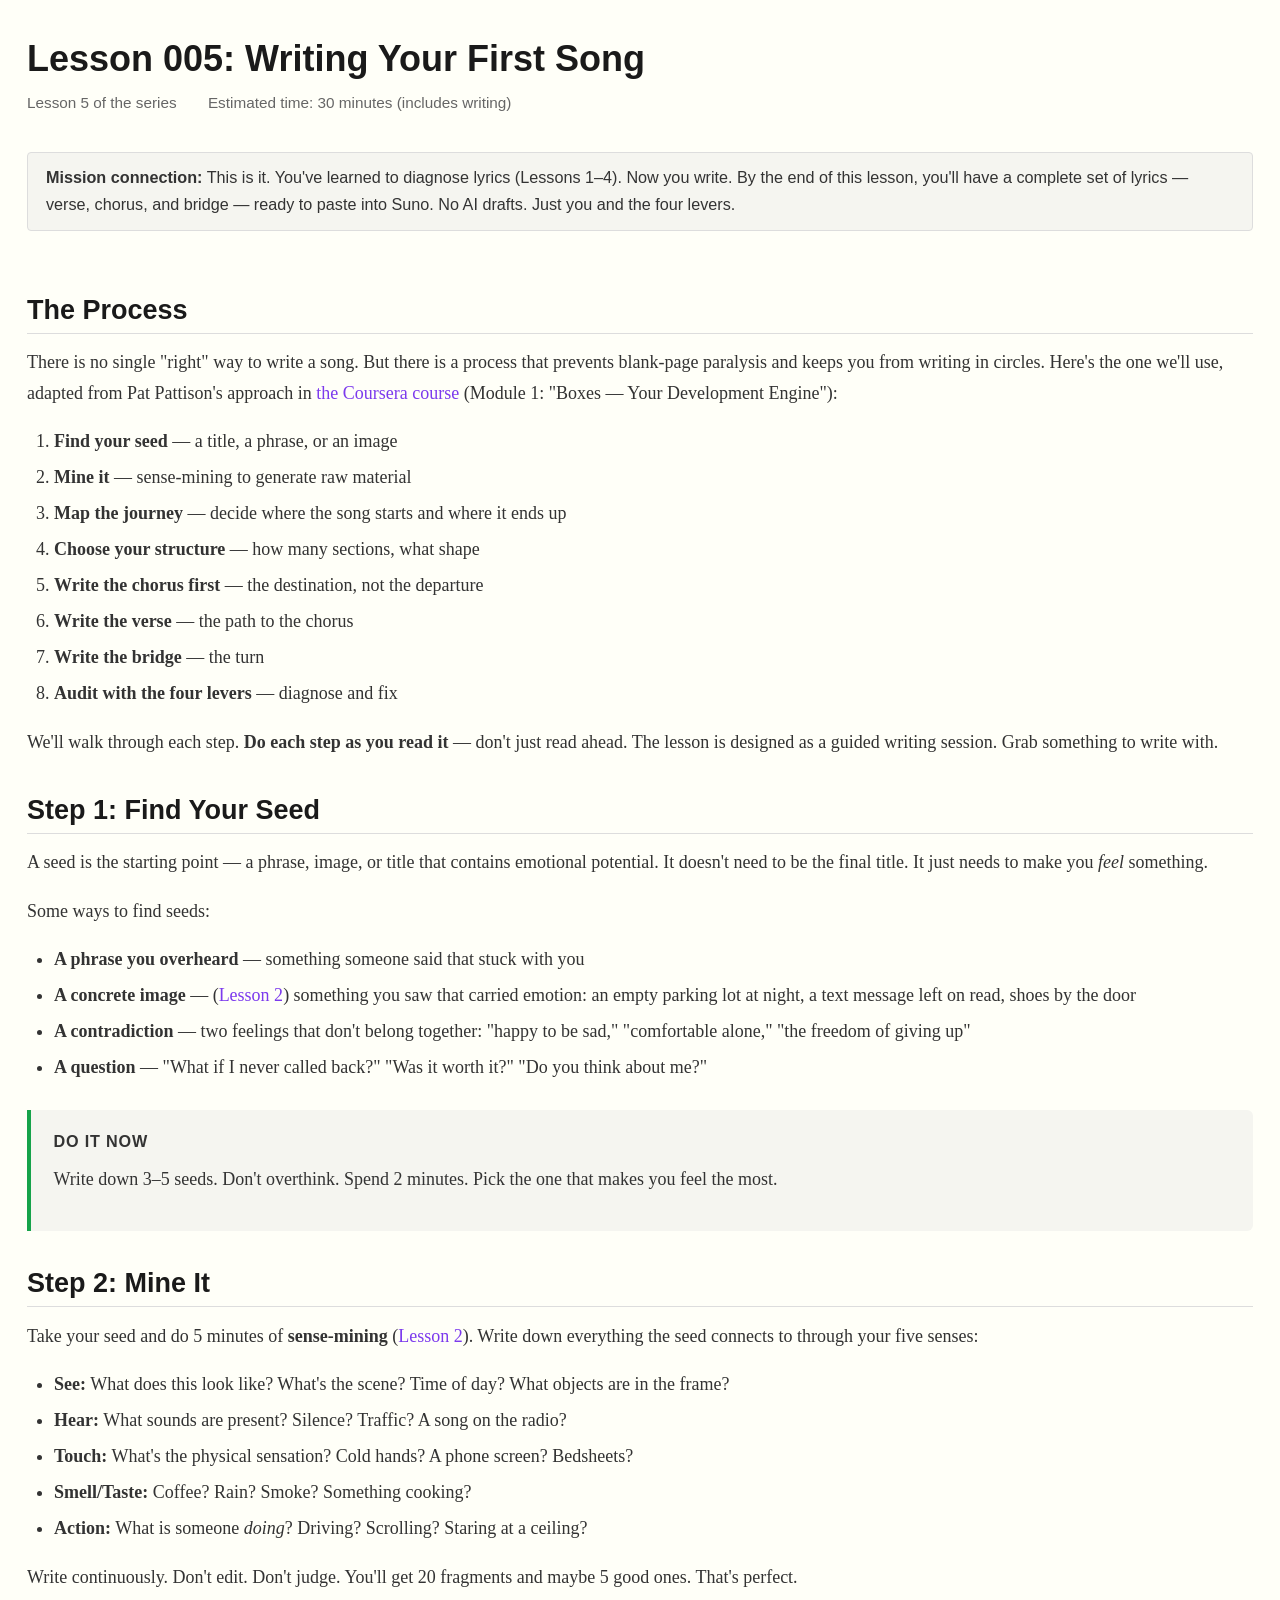
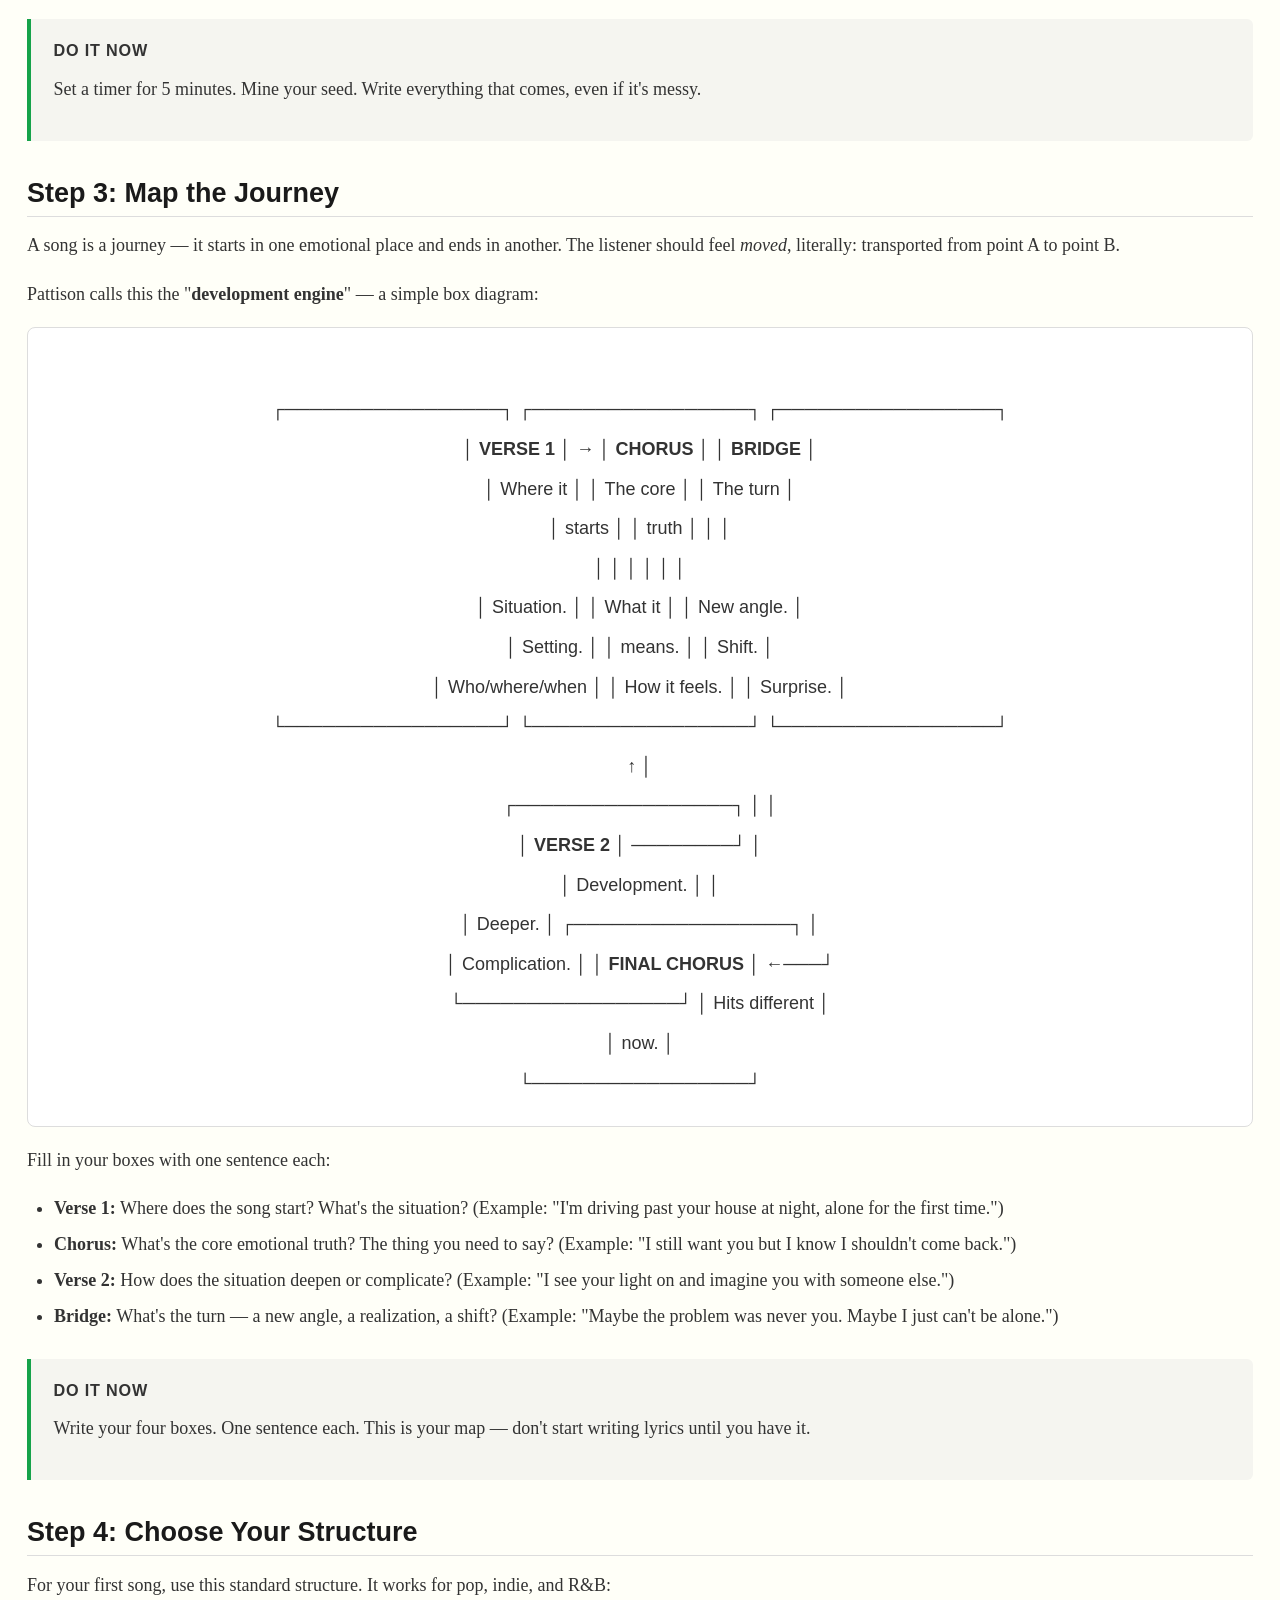
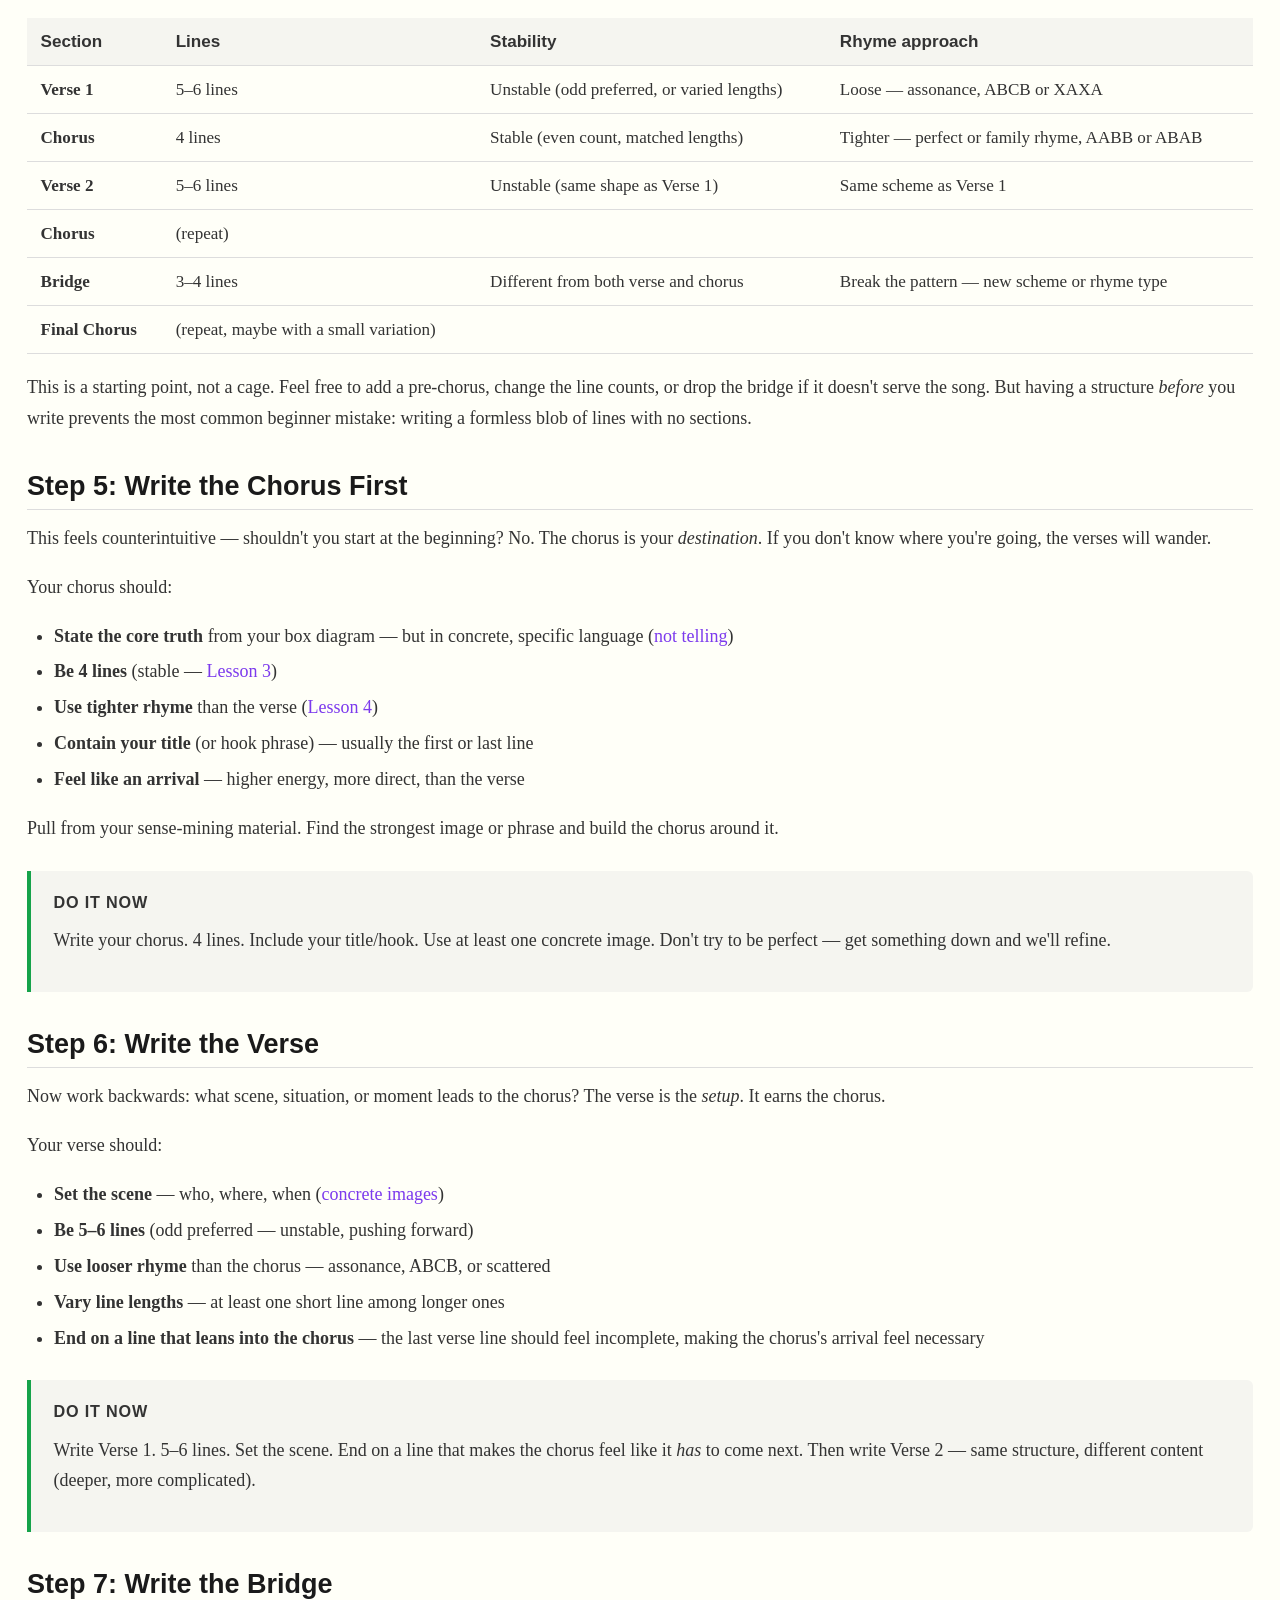
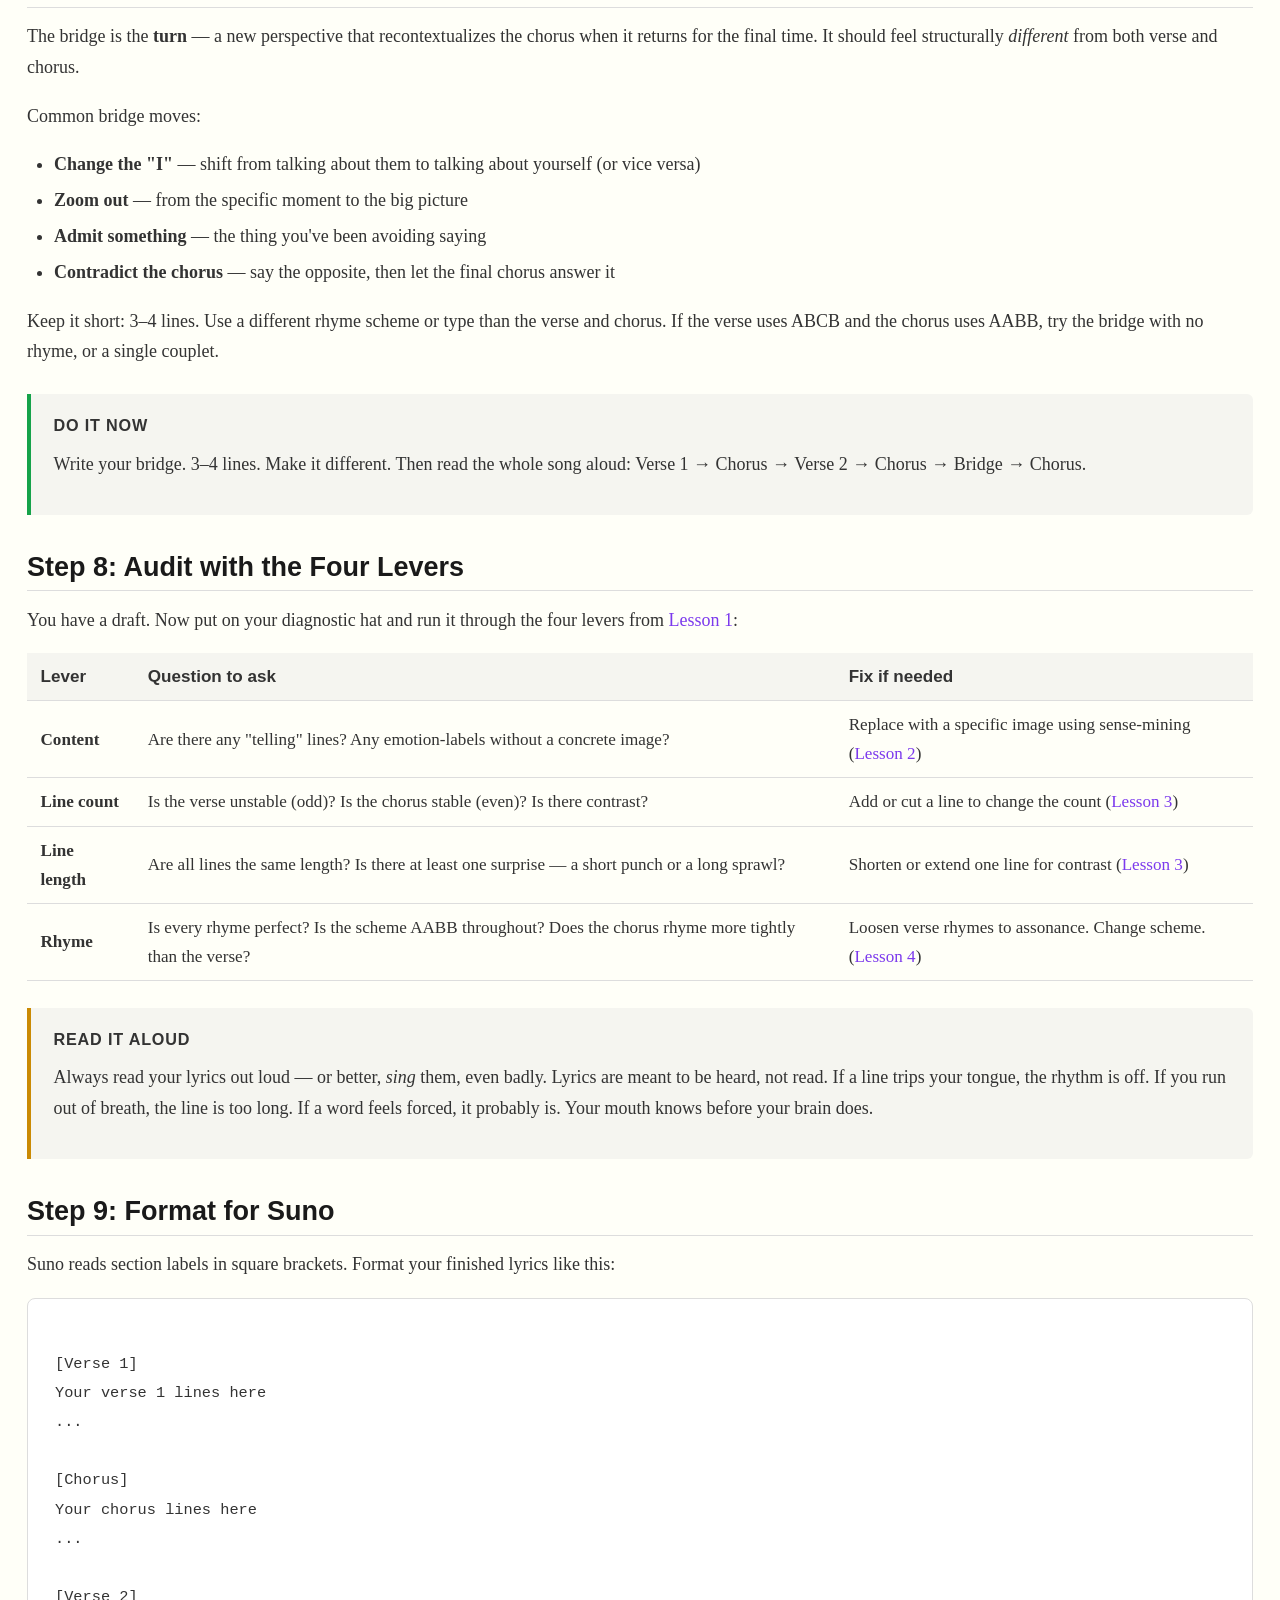
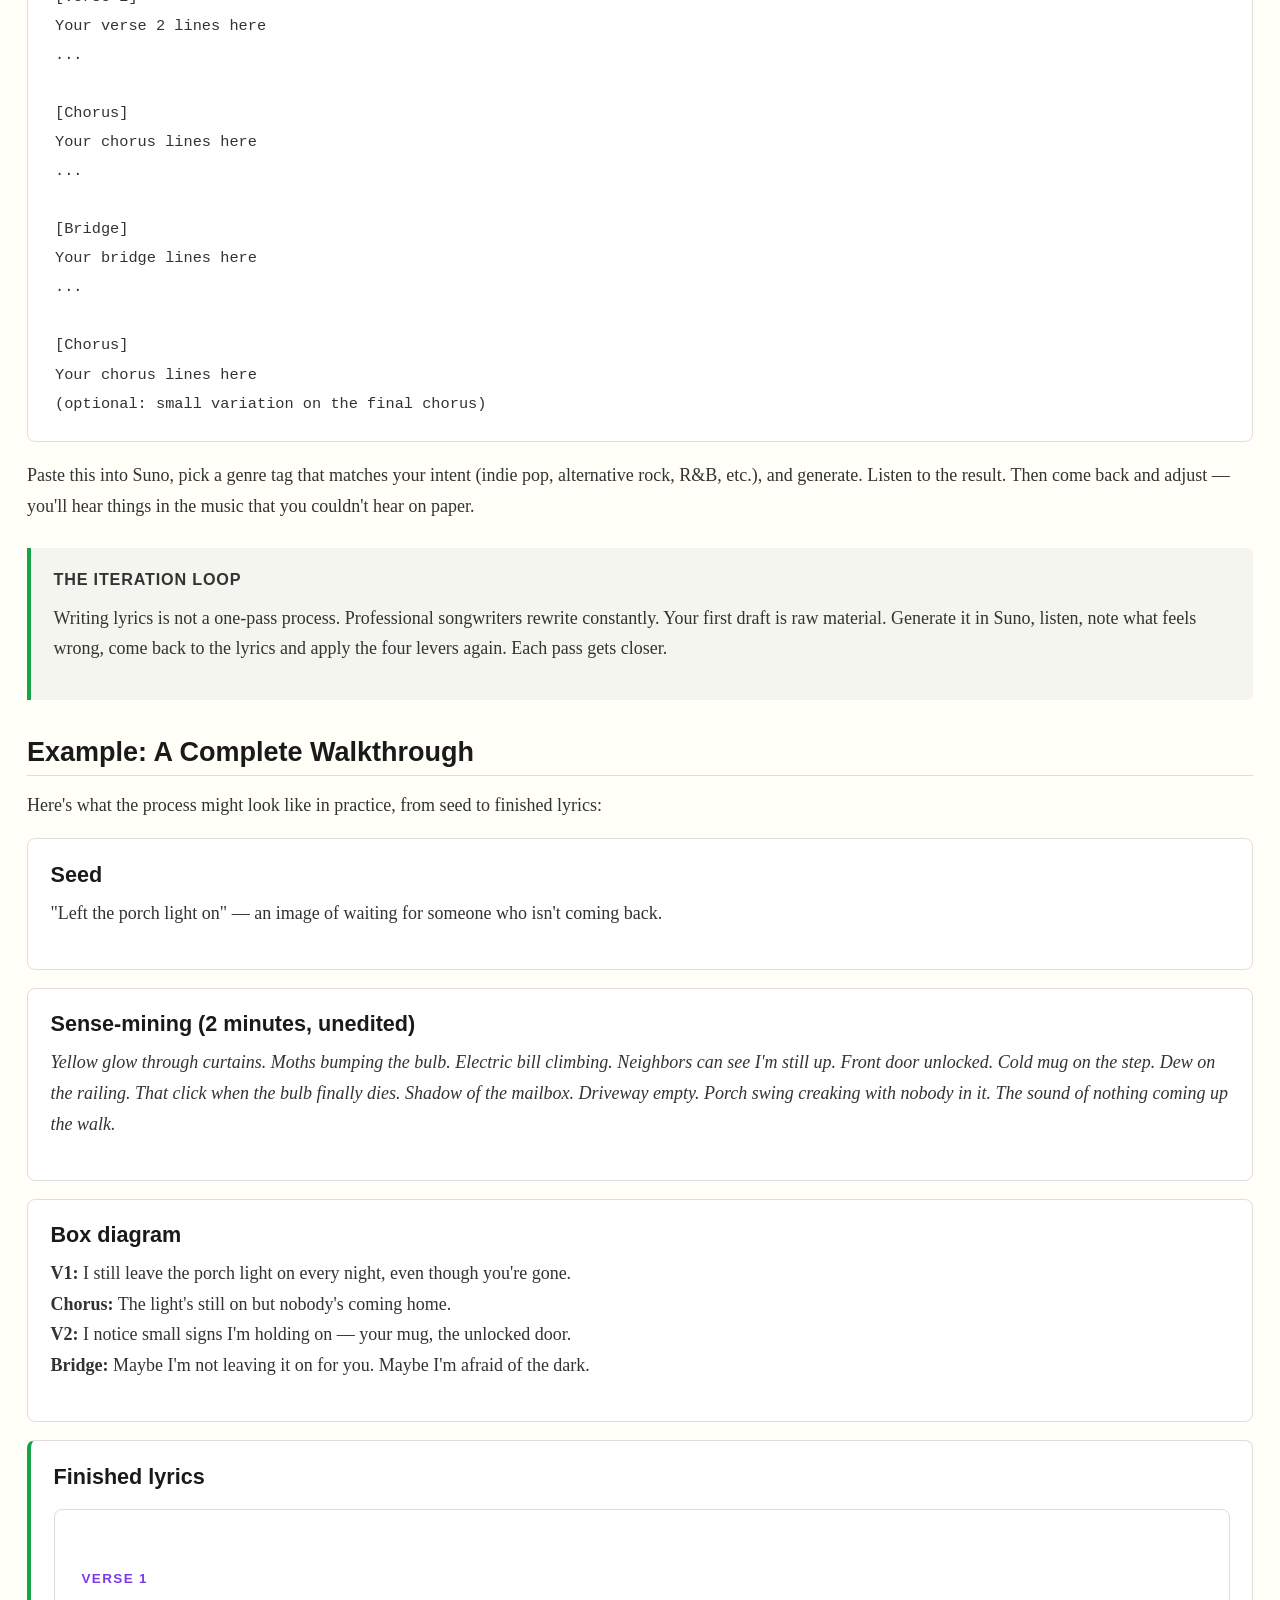
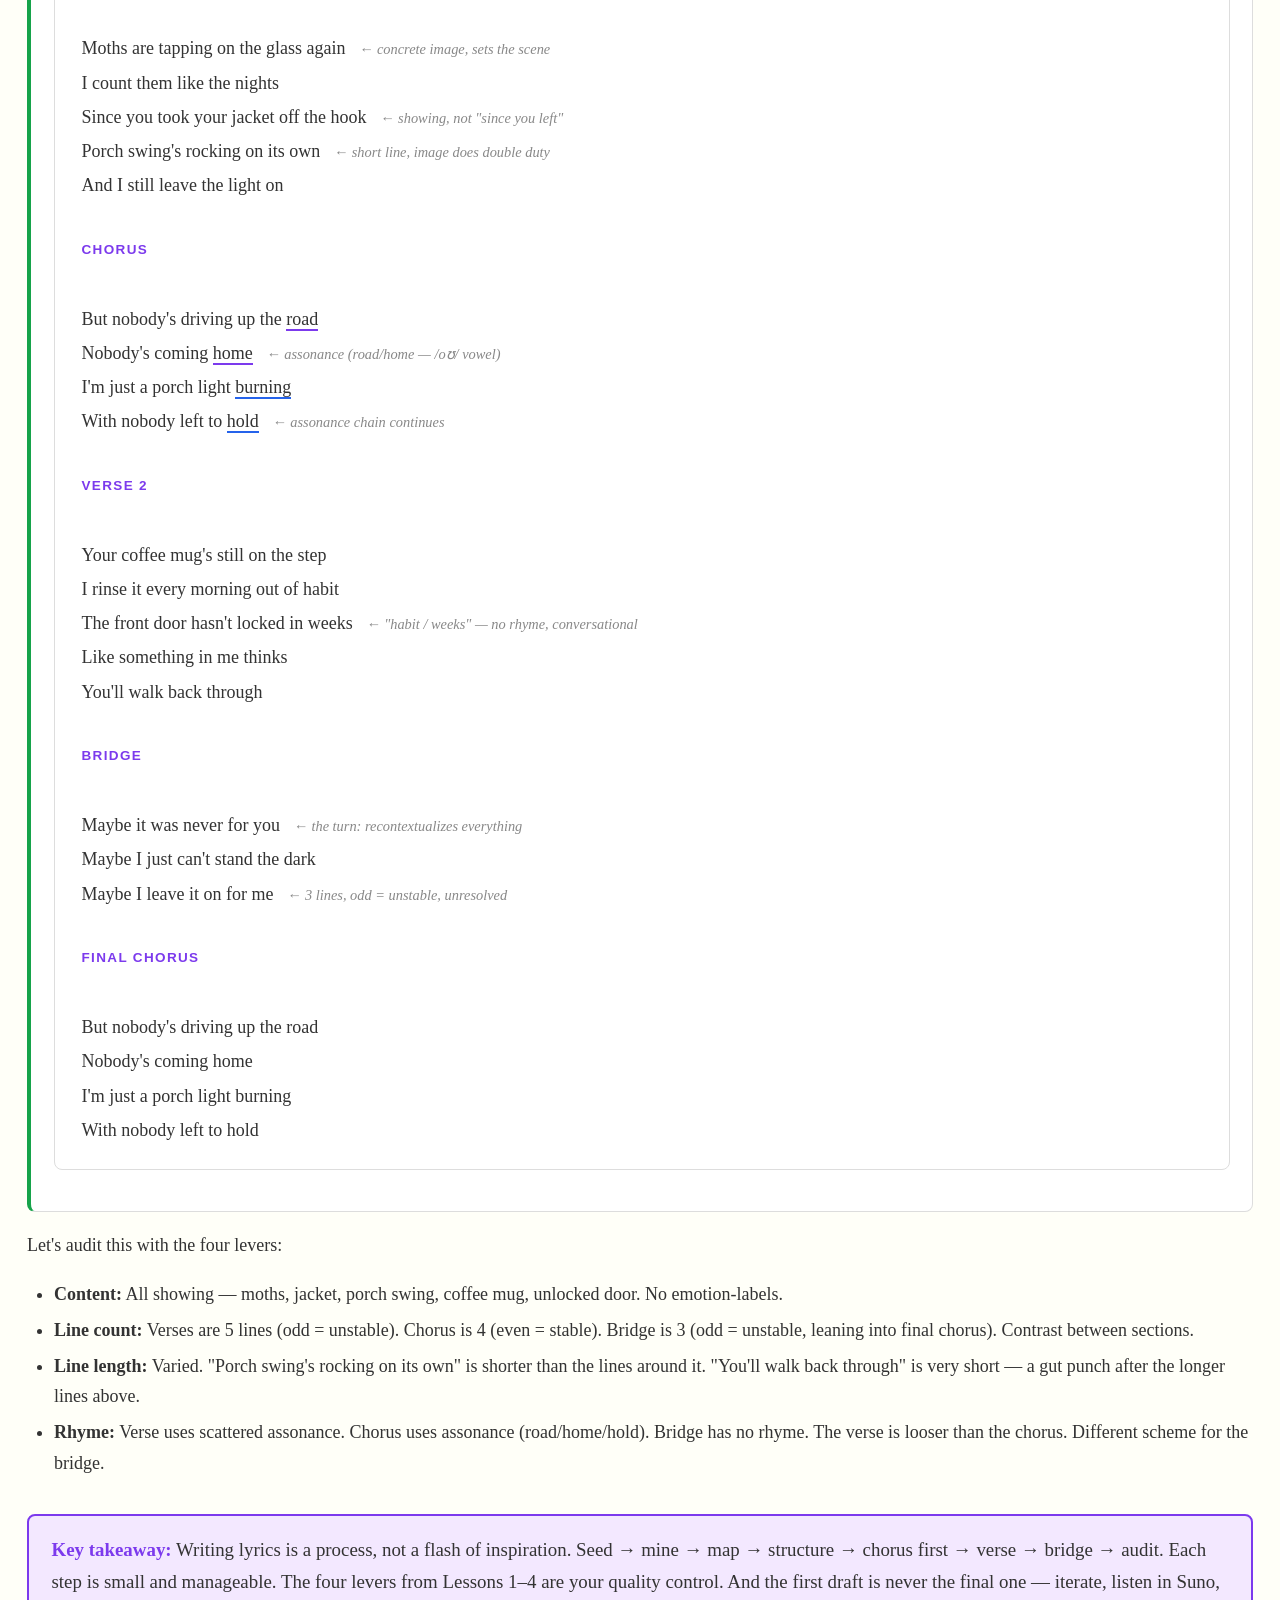
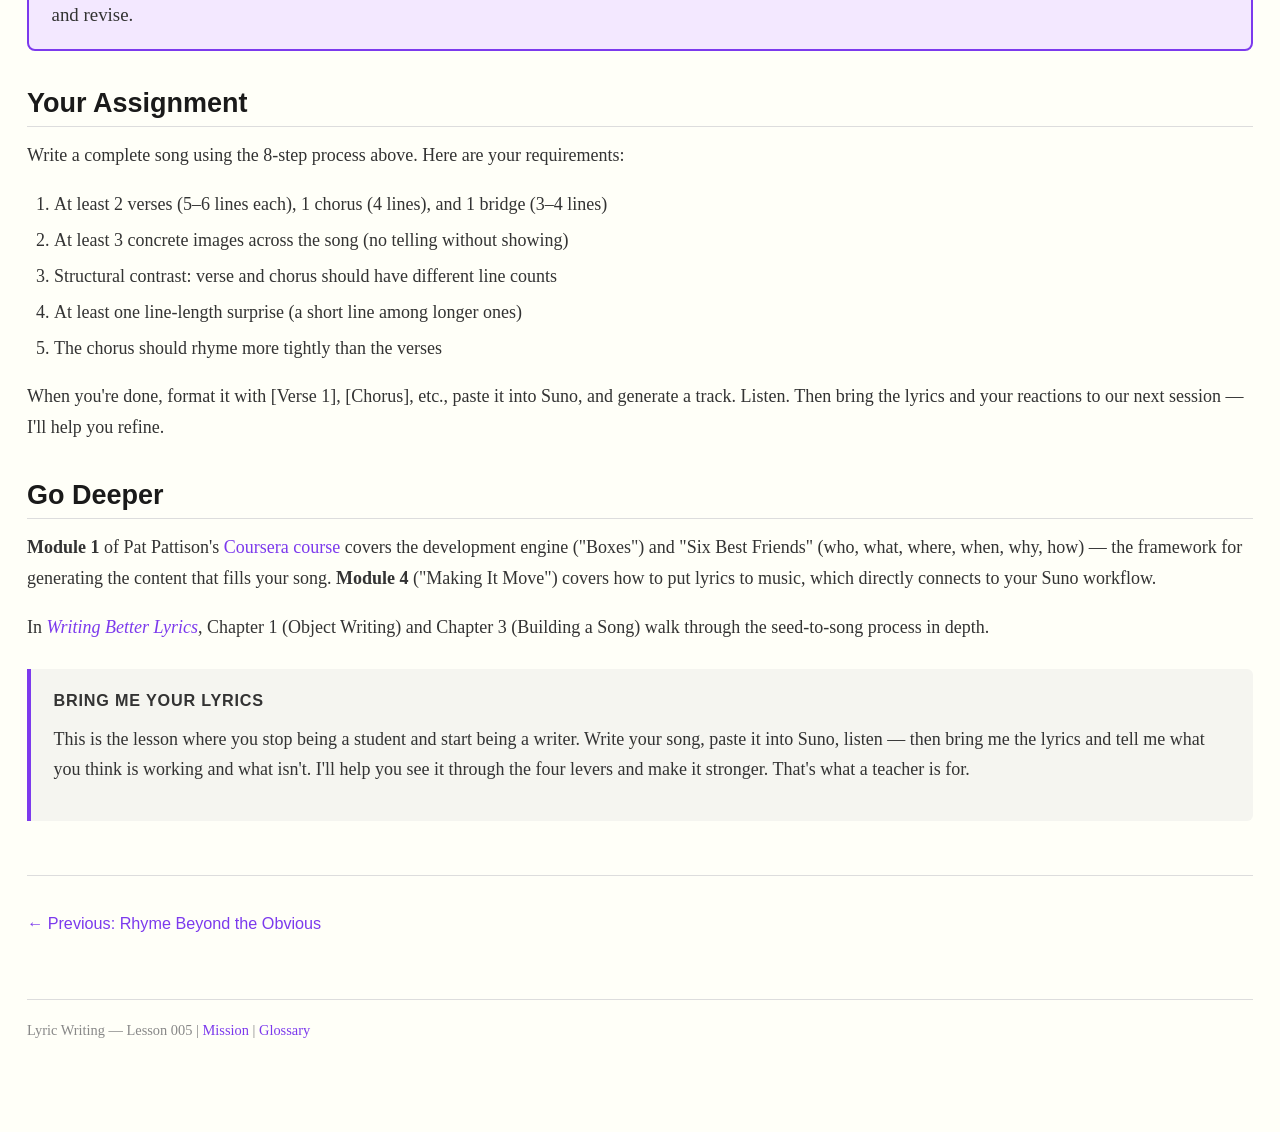
<file: lyric-writing/lessons/0005-writing-your-first-song.html>
<!DOCTYPE html>
<html lang="en">
<head>
  <meta charset="UTF-8">
  <meta name="viewport" content="width=device-width, initial-scale=1.0">
  <title>Lesson 005 — Writing Your First Song</title>
  <link rel="stylesheet" href="../assets/styles.css">
</head>
<body>

  <h1>Lesson 005: Writing Your First Song</h1>

  <div class="lesson-meta">
    <span>Lesson 5 of the series</span>
    <span>Estimated time: 30 minutes (includes writing)</span>
  </div>

  <div class="mission-link">
    <strong>Mission connection:</strong> This is it. You've learned to diagnose lyrics (Lessons 1–4). Now you write. By the end of this lesson, you'll have a complete set of lyrics — verse, chorus, and bridge — ready to paste into Suno. No AI drafts. Just you and the four levers.
  </div>

  <h2>The Process</h2>

  <p>There is no single "right" way to write a song. But there is a process that prevents blank-page paralysis and keeps you from writing in circles. Here's the one we'll use, adapted from Pat Pattison's approach in <a href="https://www.coursera.org/learn/songwriting-lyrics">the Coursera course</a> (Module 1: "Boxes — Your Development Engine"):</p>

  <ol>
    <li><strong>Find your seed</strong> — a title, a phrase, or an image</li>
    <li><strong>Mine it</strong> — sense-mining to generate raw material</li>
    <li><strong>Map the journey</strong> — decide where the song starts and where it ends up</li>
    <li><strong>Choose your structure</strong> — how many sections, what shape</li>
    <li><strong>Write the chorus first</strong> — the destination, not the departure</li>
    <li><strong>Write the verse</strong> — the path to the chorus</li>
    <li><strong>Write the bridge</strong> — the turn</li>
    <li><strong>Audit with the four levers</strong> — diagnose and fix</li>
  </ol>

  <p>We'll walk through each step. <strong>Do each step as you read it</strong> — don't just read ahead. The lesson is designed as a guided writing session. Grab something to write with.</p>

  <h2>Step 1: Find Your Seed</h2>

  <p>A seed is the starting point — a phrase, image, or title that contains emotional potential. It doesn't need to be the final title. It just needs to make you <em>feel</em> something.</p>

  <p>Some ways to find seeds:</p>
  <ul>
    <li><strong>A phrase you overheard</strong> — something someone said that stuck with you</li>
    <li><strong>A concrete image</strong> — (<a href="0002-show-dont-tell.html">Lesson 2</a>) something you saw that carried emotion: an empty parking lot at night, a text message left on read, shoes by the door</li>
    <li><strong>A contradiction</strong> — two feelings that don't belong together: "happy to be sad," "comfortable alone," "the freedom of giving up"</li>
    <li><strong>A question</strong> — "What if I never called back?" "Was it worth it?" "Do you think about me?"</li>
  </ul>

  <div class="callout tip">
    <div class="callout-title">Do it now</div>
    <p>Write down 3–5 seeds. Don't overthink. Spend 2 minutes. Pick the one that makes you feel the most.</p>
  </div>

  <h2>Step 2: Mine It</h2>

  <p>Take your seed and do 5 minutes of <strong>sense-mining</strong> (<a href="0002-show-dont-tell.html">Lesson 2</a>). Write down everything the seed connects to through your five senses:</p>

  <ul>
    <li><strong>See:</strong> What does this look like? What's the scene? Time of day? What objects are in the frame?</li>
    <li><strong>Hear:</strong> What sounds are present? Silence? Traffic? A song on the radio?</li>
    <li><strong>Touch:</strong> What's the physical sensation? Cold hands? A phone screen? Bedsheets?</li>
    <li><strong>Smell/Taste:</strong> Coffee? Rain? Smoke? Something cooking?</li>
    <li><strong>Action:</strong> What is someone <em>doing</em>? Driving? Scrolling? Staring at a ceiling?</li>
  </ul>

  <p>Write continuously. Don't edit. Don't judge. You'll get 20 fragments and maybe 5 good ones. That's perfect.</p>

  <div class="callout tip">
    <div class="callout-title">Do it now</div>
    <p>Set a timer for 5 minutes. Mine your seed. Write everything that comes, even if it's messy.</p>
  </div>

  <h2>Step 3: Map the Journey</h2>

  <p>A song is a journey — it starts in one emotional place and ends in another. The listener should feel <em>moved</em>, literally: transported from point A to point B.</p>

  <p>Pattison calls this the "<strong>development engine</strong>" — a simple box diagram:</p>

  <div class="lyric-block" style="text-align: center; font-family: var(--font-heading); line-height: 2.2;">
┌─────────────────┐    ┌─────────────────┐    ┌─────────────────┐
│   <strong>VERSE 1</strong>        │ →  │   <strong>CHORUS</strong>        │    │   <strong>BRIDGE</strong>        │
│   Where it       │    │   The core      │    │   The turn      │
│   starts         │    │   truth         │    │                 │
│                  │    │                 │    │                 │
│   Situation.     │    │   What it       │    │   New angle.    │
│   Setting.       │    │   means.        │    │   Shift.        │
│   Who/where/when │    │   How it feels. │    │   Surprise.     │
└─────────────────┘    └─────────────────┘    └─────────────────┘
                            ↑                       │
┌─────────────────┐         │                       │
│   <strong>VERSE 2</strong>        │ ────────┘                       │
│   Development.  │                                 │
│   Deeper.       │         ┌─────────────────┐     │
│   Complication. │         │  <strong>FINAL CHORUS</strong>  │ ←───┘
└─────────────────┘         │  Hits different │
                            │  now.           │
                            └─────────────────┘
  </div>

  <p>Fill in your boxes with one sentence each:</p>
  <ul>
    <li><strong>Verse 1:</strong> Where does the song start? What's the situation? (Example: "I'm driving past your house at night, alone for the first time.")</li>
    <li><strong>Chorus:</strong> What's the core emotional truth? The thing you need to say? (Example: "I still want you but I know I shouldn't come back.")</li>
    <li><strong>Verse 2:</strong> How does the situation deepen or complicate? (Example: "I see your light on and imagine you with someone else.")</li>
    <li><strong>Bridge:</strong> What's the turn — a new angle, a realization, a shift? (Example: "Maybe the problem was never you. Maybe I just can't be alone.")</li>
  </ul>

  <div class="callout tip">
    <div class="callout-title">Do it now</div>
    <p>Write your four boxes. One sentence each. This is your map — don't start writing lyrics until you have it.</p>
  </div>

  <h2>Step 4: Choose Your Structure</h2>

  <p>For your first song, use this standard structure. It works for pop, indie, and R&B:</p>

  <table>
    <thead>
      <tr>
        <th>Section</th>
        <th>Lines</th>
        <th>Stability</th>
        <th>Rhyme approach</th>
      </tr>
    </thead>
    <tbody>
      <tr>
        <td><strong>Verse 1</strong></td>
        <td>5–6 lines</td>
        <td>Unstable (odd preferred, or varied lengths)</td>
        <td>Loose — assonance, ABCB or XAXA</td>
      </tr>
      <tr>
        <td><strong>Chorus</strong></td>
        <td>4 lines</td>
        <td>Stable (even count, matched lengths)</td>
        <td>Tighter — perfect or family rhyme, AABB or ABAB</td>
      </tr>
      <tr>
        <td><strong>Verse 2</strong></td>
        <td>5–6 lines</td>
        <td>Unstable (same shape as Verse 1)</td>
        <td>Same scheme as Verse 1</td>
      </tr>
      <tr>
        <td><strong>Chorus</strong></td>
        <td>(repeat)</td>
        <td></td>
        <td></td>
      </tr>
      <tr>
        <td><strong>Bridge</strong></td>
        <td>3–4 lines</td>
        <td>Different from both verse and chorus</td>
        <td>Break the pattern — new scheme or rhyme type</td>
      </tr>
      <tr>
        <td><strong>Final Chorus</strong></td>
        <td>(repeat, maybe with a small variation)</td>
        <td></td>
        <td></td>
      </tr>
    </tbody>
  </table>

  <p>This is a starting point, not a cage. Feel free to add a pre-chorus, change the line counts, or drop the bridge if it doesn't serve the song. But having a structure <em>before</em> you write prevents the most common beginner mistake: writing a formless blob of lines with no sections.</p>

  <h2>Step 5: Write the Chorus First</h2>

  <p>This feels counterintuitive — shouldn't you start at the beginning? No. The chorus is your <em>destination</em>. If you don't know where you're going, the verses will wander.</p>

  <p>Your chorus should:</p>
  <ul>
    <li><strong>State the core truth</strong> from your box diagram — but in concrete, specific language (<a href="0002-show-dont-tell.html">not telling</a>)</li>
    <li><strong>Be 4 lines</strong> (stable — <a href="0003-stability-and-instability.html">Lesson 3</a>)</li>
    <li><strong>Use tighter rhyme</strong> than the verse (<a href="0004-rhyme-beyond-the-obvious.html">Lesson 4</a>)</li>
    <li><strong>Contain your title</strong> (or hook phrase) — usually the first or last line</li>
    <li><strong>Feel like an arrival</strong> — higher energy, more direct, than the verse</li>
  </ul>

  <p>Pull from your sense-mining material. Find the strongest image or phrase and build the chorus around it.</p>

  <div class="callout tip">
    <div class="callout-title">Do it now</div>
    <p>Write your chorus. 4 lines. Include your title/hook. Use at least one concrete image. Don't try to be perfect — get something down and we'll refine.</p>
  </div>

  <h2>Step 6: Write the Verse</h2>

  <p>Now work backwards: what scene, situation, or moment leads to the chorus? The verse is the <em>setup</em>. It earns the chorus.</p>

  <p>Your verse should:</p>
  <ul>
    <li><strong>Set the scene</strong> — who, where, when (<a href="0002-show-dont-tell.html">concrete images</a>)</li>
    <li><strong>Be 5–6 lines</strong> (odd preferred — unstable, pushing forward)</li>
    <li><strong>Use looser rhyme</strong> than the chorus — assonance, ABCB, or scattered</li>
    <li><strong>Vary line lengths</strong> — at least one short line among longer ones</li>
    <li><strong>End on a line that leans into the chorus</strong> — the last verse line should feel incomplete, making the chorus's arrival feel necessary</li>
  </ul>

  <div class="callout tip">
    <div class="callout-title">Do it now</div>
    <p>Write Verse 1. 5–6 lines. Set the scene. End on a line that makes the chorus feel like it <em>has</em> to come next. Then write Verse 2 — same structure, different content (deeper, more complicated).</p>
  </div>

  <h2>Step 7: Write the Bridge</h2>

  <p>The bridge is the <strong>turn</strong> — a new perspective that recontextualizes the chorus when it returns for the final time. It should feel structurally <em>different</em> from both verse and chorus.</p>

  <p>Common bridge moves:</p>
  <ul>
    <li><strong>Change the "I"</strong> — shift from talking about them to talking about yourself (or vice versa)</li>
    <li><strong>Zoom out</strong> — from the specific moment to the big picture</li>
    <li><strong>Admit something</strong> — the thing you've been avoiding saying</li>
    <li><strong>Contradict the chorus</strong> — say the opposite, then let the final chorus answer it</li>
  </ul>

  <p>Keep it short: 3–4 lines. Use a different rhyme scheme or type than the verse and chorus. If the verse uses ABCB and the chorus uses AABB, try the bridge with no rhyme, or a single couplet.</p>

  <div class="callout tip">
    <div class="callout-title">Do it now</div>
    <p>Write your bridge. 3–4 lines. Make it different. Then read the whole song aloud: Verse 1 → Chorus → Verse 2 → Chorus → Bridge → Chorus.</p>
  </div>

  <h2>Step 8: Audit with the Four Levers</h2>

  <p>You have a draft. Now put on your diagnostic hat and run it through the four levers from <a href="0001-why-ai-lyrics-fall-flat.html">Lesson 1</a>:</p>

  <table>
    <thead>
      <tr>
        <th>Lever</th>
        <th>Question to ask</th>
        <th>Fix if needed</th>
      </tr>
    </thead>
    <tbody>
      <tr>
        <td><strong>Content</strong></td>
        <td>Are there any "telling" lines? Any emotion-labels without a concrete image?</td>
        <td>Replace with a specific image using sense-mining (<a href="0002-show-dont-tell.html">Lesson 2</a>)</td>
      </tr>
      <tr>
        <td><strong>Line count</strong></td>
        <td>Is the verse unstable (odd)? Is the chorus stable (even)? Is there contrast?</td>
        <td>Add or cut a line to change the count (<a href="0003-stability-and-instability.html">Lesson 3</a>)</td>
      </tr>
      <tr>
        <td><strong>Line length</strong></td>
        <td>Are all lines the same length? Is there at least one surprise — a short punch or a long sprawl?</td>
        <td>Shorten or extend one line for contrast (<a href="0003-stability-and-instability.html">Lesson 3</a>)</td>
      </tr>
      <tr>
        <td><strong>Rhyme</strong></td>
        <td>Is every rhyme perfect? Is the scheme AABB throughout? Does the chorus rhyme more tightly than the verse?</td>
        <td>Loosen verse rhymes to assonance. Change scheme. (<a href="0004-rhyme-beyond-the-obvious.html">Lesson 4</a>)</td>
      </tr>
    </tbody>
  </table>

  <div class="callout warning">
    <div class="callout-title">Read it aloud</div>
    <p>Always read your lyrics out loud — or better, <em>sing</em> them, even badly. Lyrics are meant to be heard, not read. If a line trips your tongue, the rhythm is off. If you run out of breath, the line is too long. If a word feels forced, it probably is. Your mouth knows before your brain does.</p>
  </div>

  <h2>Step 9: Format for Suno</h2>

  <p>Suno reads section labels in square brackets. Format your finished lyrics like this:</p>

  <div class="lyric-block" style="font-family: var(--font-mono); font-size: 0.85rem;">
[Verse 1]
Your verse 1 lines here
...

[Chorus]
Your chorus lines here
...

[Verse 2]
Your verse 2 lines here
...

[Chorus]
Your chorus lines here
...

[Bridge]
Your bridge lines here
...

[Chorus]
Your chorus lines here
(optional: small variation on the final chorus)
  </div>

  <p>Paste this into Suno, pick a genre tag that matches your intent (indie pop, alternative rock, R&B, etc.), and generate. Listen to the result. Then come back and adjust — you'll hear things in the music that you couldn't hear on paper.</p>

  <div class="callout tip">
    <div class="callout-title">The iteration loop</div>
    <p>Writing lyrics is not a one-pass process. Professional songwriters rewrite constantly. Your first draft is raw material. Generate it in Suno, listen, note what feels wrong, come back to the lyrics and apply the four levers again. Each pass gets closer.</p>
  </div>

  <h2>Example: A Complete Walkthrough</h2>

  <p>Here's what the process might look like in practice, from seed to finished lyrics:</p>

  <div class="compare-card">
    <h3>Seed</h3>
    <p>"Left the porch light on" — an image of waiting for someone who isn't coming back.</p>
  </div>

  <div class="compare-card">
    <h3>Sense-mining (2 minutes, unedited)</h3>
    <p><em>Yellow glow through curtains. Moths bumping the bulb. Electric bill climbing. Neighbors can see I'm still up. Front door unlocked. Cold mug on the step. Dew on the railing. That click when the bulb finally dies. Shadow of the mailbox. Driveway empty. Porch swing creaking with nobody in it. The sound of nothing coming up the walk.</em></p>
  </div>

  <div class="compare-card">
    <h3>Box diagram</h3>
    <p><strong>V1:</strong> I still leave the porch light on every night, even though you're gone.<br>
    <strong>Chorus:</strong> The light's still on but nobody's coming home.<br>
    <strong>V2:</strong> I notice small signs I'm holding on — your mug, the unlocked door.<br>
    <strong>Bridge:</strong> Maybe I'm not leaving it on for you. Maybe I'm afraid of the dark.</p>
  </div>

  <div class="compare-card strong">
    <h3>Finished lyrics</h3>
    <div class="lyric-block">
<span class="section-label">Verse 1</span>
Moths are tapping on the glass again <span class="annotation">← concrete image, sets the scene</span>
I count them like the nights
Since you took your jacket off the hook <span class="annotation">← showing, not "since you left"</span>
Porch swing's rocking on its own <span class="annotation">← short line, image does double duty</span>
And I still leave the light on

<span class="section-label">Chorus</span>
But nobody's driving up the <span class="rhyme-a">road</span>
Nobody's coming <span class="rhyme-a">home</span> <span class="annotation">← assonance (road/home — /oʊ/ vowel)</span>
I'm just a porch light <span class="rhyme-b">burning</span>
With nobody left to <span class="rhyme-b">hold</span> <span class="annotation">← assonance chain continues</span>

<span class="section-label">Verse 2</span>
Your coffee mug's still on the step
I rinse it every morning out of habit
The front door hasn't locked in weeks <span class="annotation">← "habit / weeks" — no rhyme, conversational</span>
Like something in me thinks
You'll walk back through

<span class="section-label">Bridge</span>
Maybe it was never for you <span class="annotation">← the turn: recontextualizes everything</span>
Maybe I just can't stand the dark
Maybe I leave it on for me <span class="annotation">← 3 lines, odd = unstable, unresolved</span>

<span class="section-label">Final Chorus</span>
But nobody's driving up the road
Nobody's coming home
I'm just a porch light burning
With nobody left to hold
    </div>
  </div>

  <p>Let's audit this with the four levers:</p>
  <ul>
    <li><strong>Content:</strong> All showing — moths, jacket, porch swing, coffee mug, unlocked door. No emotion-labels.</li>
    <li><strong>Line count:</strong> Verses are 5 lines (odd = unstable). Chorus is 4 (even = stable). Bridge is 3 (odd = unstable, leaning into final chorus). Contrast between sections.</li>
    <li><strong>Line length:</strong> Varied. "Porch swing's rocking on its own" is shorter than the lines around it. "You'll walk back through" is very short — a gut punch after the longer lines above.</li>
    <li><strong>Rhyme:</strong> Verse uses scattered assonance. Chorus uses assonance (road/home/hold). Bridge has no rhyme. The verse is looser than the chorus. Different scheme for the bridge.</li>
  </ul>

  <div class="takeaway">
    <strong>Key takeaway:</strong> Writing lyrics is a process, not a flash of inspiration. Seed → mine → map → structure → chorus first → verse → bridge → audit. Each step is small and manageable. The four levers from Lessons 1–4 are your quality control. And the first draft is never the final one — iterate, listen in Suno, and revise.
  </div>

  <h2>Your Assignment</h2>

  <p>Write a complete song using the 8-step process above. Here are your requirements:</p>

  <ol>
    <li>At least 2 verses (5–6 lines each), 1 chorus (4 lines), and 1 bridge (3–4 lines)</li>
    <li>At least 3 concrete images across the song (no telling without showing)</li>
    <li>Structural contrast: verse and chorus should have different line counts</li>
    <li>At least one line-length surprise (a short line among longer ones)</li>
    <li>The chorus should rhyme more tightly than the verses</li>
  </ol>

  <p>When you're done, format it with [Verse 1], [Chorus], etc., paste it into Suno, and generate a track. Listen. Then bring the lyrics and your reactions to our next session — I'll help you refine.</p>

  <h2>Go Deeper</h2>

  <p><strong>Module 1</strong> of Pat Pattison's <a href="https://www.coursera.org/learn/songwriting-lyrics">Coursera course</a> covers the development engine ("Boxes") and "Six Best Friends" (who, what, where, when, why, how) — the framework for generating the content that fills your song. <strong>Module 4</strong> ("Making It Move") covers how to put lyrics to music, which directly connects to your Suno workflow.</p>

  <p>In <a href="https://www.amazon.com/Writing-Better-Lyrics-Pat-Pattison/dp/1582975779"><em>Writing Better Lyrics</em></a>, Chapter 1 (Object Writing) and Chapter 3 (Building a Song) walk through the seed-to-song process in depth.</p>

  <div class="callout">
    <div class="callout-title">Bring me your lyrics</div>
    <p>This is the lesson where you stop being a student and start being a writer. Write your song, paste it into Suno, listen — then bring me the lyrics and tell me what you think is working and what isn't. I'll help you see it through the four levers and make it stronger. That's what a teacher is for.</p>
  </div>

  <div class="lesson-nav">
    <a href="0004-rhyme-beyond-the-obvious.html">&larr; Previous: Rhyme Beyond the Obvious</a>
    <span></span>
  </div>

  <footer>
    <p>Lyric Writing — Lesson 005 | <a href="../MISSION.md">Mission</a> | <a href="../reference/0001-glossary.html">Glossary</a></p>
  </footer>

  <script src="../assets/quiz.js"></script>
</body>
</html>
</file>
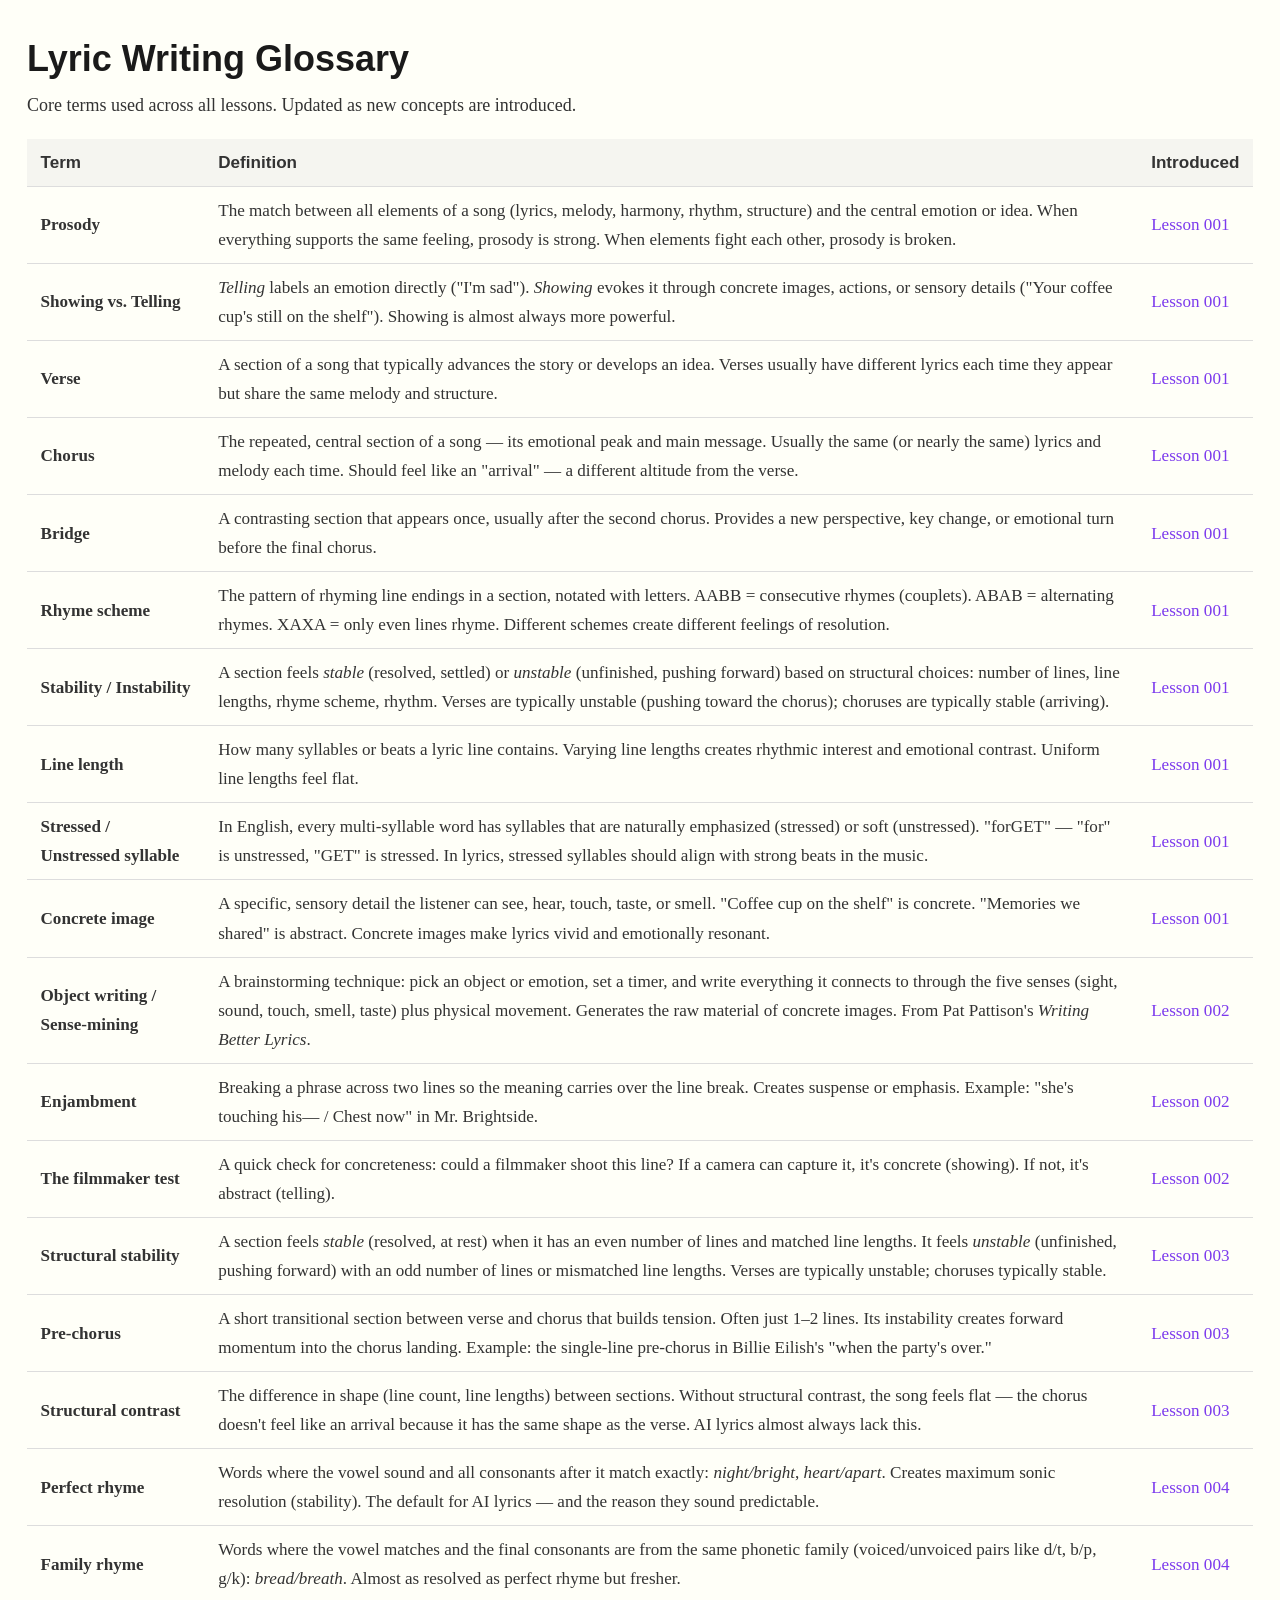
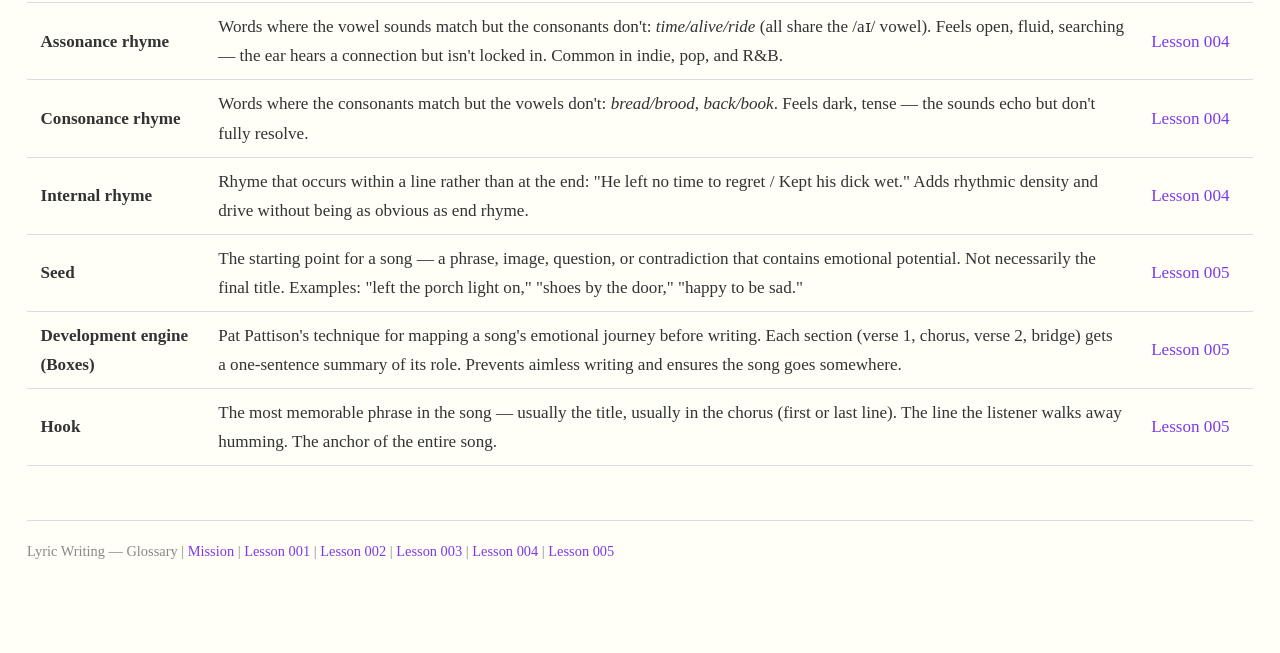
<file: lyric-writing/reference/0001-glossary.html>
<!DOCTYPE html>
<html lang="en">
<head>
  <meta charset="UTF-8">
  <meta name="viewport" content="width=device-width, initial-scale=1.0">
  <title>Glossary — Lyric Writing</title>
  <link rel="stylesheet" href="../assets/styles.css">
</head>
<body>

  <h1>Lyric Writing Glossary</h1>

  <p>Core terms used across all lessons. Updated as new concepts are introduced.</p>

  <table>
    <thead>
      <tr>
        <th>Term</th>
        <th>Definition</th>
        <th>Introduced</th>
      </tr>
    </thead>
    <tbody>
      <tr>
        <td><strong>Prosody</strong></td>
        <td>The match between all elements of a song (lyrics, melody, harmony, rhythm, structure) and the central emotion or idea. When everything supports the same feeling, prosody is strong. When elements fight each other, prosody is broken.</td>
        <td><a href="../lessons/0001-why-ai-lyrics-fall-flat.html">Lesson 001</a></td>
      </tr>
      <tr>
        <td><strong>Showing vs. Telling</strong></td>
        <td><em>Telling</em> labels an emotion directly ("I'm sad"). <em>Showing</em> evokes it through concrete images, actions, or sensory details ("Your coffee cup's still on the shelf"). Showing is almost always more powerful.</td>
        <td><a href="../lessons/0001-why-ai-lyrics-fall-flat.html">Lesson 001</a></td>
      </tr>
      <tr>
        <td><strong>Verse</strong></td>
        <td>A section of a song that typically advances the story or develops an idea. Verses usually have different lyrics each time they appear but share the same melody and structure.</td>
        <td><a href="../lessons/0001-why-ai-lyrics-fall-flat.html">Lesson 001</a></td>
      </tr>
      <tr>
        <td><strong>Chorus</strong></td>
        <td>The repeated, central section of a song — its emotional peak and main message. Usually the same (or nearly the same) lyrics and melody each time. Should feel like an "arrival" — a different altitude from the verse.</td>
        <td><a href="../lessons/0001-why-ai-lyrics-fall-flat.html">Lesson 001</a></td>
      </tr>
      <tr>
        <td><strong>Bridge</strong></td>
        <td>A contrasting section that appears once, usually after the second chorus. Provides a new perspective, key change, or emotional turn before the final chorus.</td>
        <td><a href="../lessons/0001-why-ai-lyrics-fall-flat.html">Lesson 001</a></td>
      </tr>
      <tr>
        <td><strong>Rhyme scheme</strong></td>
        <td>The pattern of rhyming line endings in a section, notated with letters. AABB = consecutive rhymes (couplets). ABAB = alternating rhymes. XAXA = only even lines rhyme. Different schemes create different feelings of resolution.</td>
        <td><a href="../lessons/0001-why-ai-lyrics-fall-flat.html">Lesson 001</a></td>
      </tr>
      <tr>
        <td><strong>Stability / Instability</strong></td>
        <td>A section feels <em>stable</em> (resolved, settled) or <em>unstable</em> (unfinished, pushing forward) based on structural choices: number of lines, line lengths, rhyme scheme, rhythm. Verses are typically unstable (pushing toward the chorus); choruses are typically stable (arriving).</td>
        <td><a href="../lessons/0001-why-ai-lyrics-fall-flat.html">Lesson 001</a></td>
      </tr>
      <tr>
        <td><strong>Line length</strong></td>
        <td>How many syllables or beats a lyric line contains. Varying line lengths creates rhythmic interest and emotional contrast. Uniform line lengths feel flat.</td>
        <td><a href="../lessons/0001-why-ai-lyrics-fall-flat.html">Lesson 001</a></td>
      </tr>
      <tr>
        <td><strong>Stressed / Unstressed syllable</strong></td>
        <td>In English, every multi-syllable word has syllables that are naturally emphasized (stressed) or soft (unstressed). "forGET" — "for" is unstressed, "GET" is stressed. In lyrics, stressed syllables should align with strong beats in the music.</td>
        <td><a href="../lessons/0001-why-ai-lyrics-fall-flat.html">Lesson 001</a></td>
      </tr>
      <tr>
        <td><strong>Concrete image</strong></td>
        <td>A specific, sensory detail the listener can see, hear, touch, taste, or smell. "Coffee cup on the shelf" is concrete. "Memories we shared" is abstract. Concrete images make lyrics vivid and emotionally resonant.</td>
        <td><a href="../lessons/0001-why-ai-lyrics-fall-flat.html">Lesson 001</a></td>
      </tr>
      <tr>
        <td><strong>Object writing / Sense-mining</strong></td>
        <td>A brainstorming technique: pick an object or emotion, set a timer, and write everything it connects to through the five senses (sight, sound, touch, smell, taste) plus physical movement. Generates the raw material of concrete images. From Pat Pattison's <em>Writing Better Lyrics</em>.</td>
        <td><a href="../lessons/0002-show-dont-tell.html">Lesson 002</a></td>
      </tr>
      <tr>
        <td><strong>Enjambment</strong></td>
        <td>Breaking a phrase across two lines so the meaning carries over the line break. Creates suspense or emphasis. Example: "she's touching his— / Chest now" in Mr. Brightside.</td>
        <td><a href="../lessons/0002-show-dont-tell.html">Lesson 002</a></td>
      </tr>
      <tr>
        <td><strong>The filmmaker test</strong></td>
        <td>A quick check for concreteness: could a filmmaker shoot this line? If a camera can capture it, it's concrete (showing). If not, it's abstract (telling).</td>
        <td><a href="../lessons/0002-show-dont-tell.html">Lesson 002</a></td>
      </tr>
      <tr>
        <td><strong>Structural stability</strong></td>
        <td>A section feels <em>stable</em> (resolved, at rest) when it has an even number of lines and matched line lengths. It feels <em>unstable</em> (unfinished, pushing forward) with an odd number of lines or mismatched line lengths. Verses are typically unstable; choruses typically stable.</td>
        <td><a href="../lessons/0003-stability-and-instability.html">Lesson 003</a></td>
      </tr>
      <tr>
        <td><strong>Pre-chorus</strong></td>
        <td>A short transitional section between verse and chorus that builds tension. Often just 1–2 lines. Its instability creates forward momentum into the chorus landing. Example: the single-line pre-chorus in Billie Eilish's "when the party's over."</td>
        <td><a href="../lessons/0003-stability-and-instability.html">Lesson 003</a></td>
      </tr>
      <tr>
        <td><strong>Structural contrast</strong></td>
        <td>The difference in shape (line count, line lengths) between sections. Without structural contrast, the song feels flat — the chorus doesn't feel like an arrival because it has the same shape as the verse. AI lyrics almost always lack this.</td>
        <td><a href="../lessons/0003-stability-and-instability.html">Lesson 003</a></td>
      </tr>
      <tr>
        <td><strong>Perfect rhyme</strong></td>
        <td>Words where the vowel sound and all consonants after it match exactly: <em>night/bright</em>, <em>heart/apart</em>. Creates maximum sonic resolution (stability). The default for AI lyrics — and the reason they sound predictable.</td>
        <td><a href="../lessons/0004-rhyme-beyond-the-obvious.html">Lesson 004</a></td>
      </tr>
      <tr>
        <td><strong>Family rhyme</strong></td>
        <td>Words where the vowel matches and the final consonants are from the same phonetic family (voiced/unvoiced pairs like d/t, b/p, g/k): <em>bread/breath</em>. Almost as resolved as perfect rhyme but fresher.</td>
        <td><a href="../lessons/0004-rhyme-beyond-the-obvious.html">Lesson 004</a></td>
      </tr>
      <tr>
        <td><strong>Assonance rhyme</strong></td>
        <td>Words where the vowel sounds match but the consonants don't: <em>time/alive/ride</em> (all share the /aɪ/ vowel). Feels open, fluid, searching — the ear hears a connection but isn't locked in. Common in indie, pop, and R&B.</td>
        <td><a href="../lessons/0004-rhyme-beyond-the-obvious.html">Lesson 004</a></td>
      </tr>
      <tr>
        <td><strong>Consonance rhyme</strong></td>
        <td>Words where the consonants match but the vowels don't: <em>bread/brood</em>, <em>back/book</em>. Feels dark, tense — the sounds echo but don't fully resolve.</td>
        <td><a href="../lessons/0004-rhyme-beyond-the-obvious.html">Lesson 004</a></td>
      </tr>
      <tr>
        <td><strong>Internal rhyme</strong></td>
        <td>Rhyme that occurs within a line rather than at the end: "He left no time to regret / Kept his dick wet." Adds rhythmic density and drive without being as obvious as end rhyme.</td>
        <td><a href="../lessons/0004-rhyme-beyond-the-obvious.html">Lesson 004</a></td>
      </tr>
      <tr>
        <td><strong>Seed</strong></td>
        <td>The starting point for a song — a phrase, image, question, or contradiction that contains emotional potential. Not necessarily the final title. Examples: "left the porch light on," "shoes by the door," "happy to be sad."</td>
        <td><a href="../lessons/0005-writing-your-first-song.html">Lesson 005</a></td>
      </tr>
      <tr>
        <td><strong>Development engine (Boxes)</strong></td>
        <td>Pat Pattison's technique for mapping a song's emotional journey before writing. Each section (verse 1, chorus, verse 2, bridge) gets a one-sentence summary of its role. Prevents aimless writing and ensures the song goes somewhere.</td>
        <td><a href="../lessons/0005-writing-your-first-song.html">Lesson 005</a></td>
      </tr>
      <tr>
        <td><strong>Hook</strong></td>
        <td>The most memorable phrase in the song — usually the title, usually in the chorus (first or last line). The line the listener walks away humming. The anchor of the entire song.</td>
        <td><a href="../lessons/0005-writing-your-first-song.html">Lesson 005</a></td>
      </tr>
    </tbody>
  </table>

  <footer>
    <p>Lyric Writing — Glossary | <a href="../MISSION.md">Mission</a> | <a href="../lessons/0001-why-ai-lyrics-fall-flat.html">Lesson 001</a> | <a href="../lessons/0002-show-dont-tell.html">Lesson 002</a> | <a href="../lessons/0003-stability-and-instability.html">Lesson 003</a> | <a href="../lessons/0004-rhyme-beyond-the-obvious.html">Lesson 004</a> | <a href="../lessons/0005-writing-your-first-song.html">Lesson 005</a></p>
  </footer>

</body>
</html>
</file>
<file: ai-youtube-videos/assets/styles.css>
/* ==========================================================================
   AI YouTube Video Production — Shared Lesson Stylesheet
   Clean, Tufte-inspired typography for readability and print.
   ========================================================================== */

:root {
  --font-body: 'Georgia', 'Times New Roman', serif;
  --font-heading: 'Helvetica Neue', 'Arial', sans-serif;
  --font-mono: 'SF Mono', 'Consolas', 'Monaco', monospace;
  --color-text: #333;
  --color-heading: #1a1a1a;
  --color-accent: #2563eb;
  --color-accent-hover: #1d4ed8;
  --color-bg: #fffff8;
  --color-bg-alt: #f5f5f0;
  --color-border: #ddd;
  --color-success: #16a34a;
  --color-error: #dc2626;
  --color-warn: #ca8a04;
  --max-width: 1480px;
  --line-height: 1.7;
}

* { box-sizing: border-box; margin: 0; padding: 0; }

html { font-size: 18px; }

body {
  font-family: var(--font-body);
  color: var(--color-text);
  background: var(--color-bg);
  line-height: var(--line-height);
  max-width: var(--max-width);
  margin: 0 auto;
  padding: 2rem 1.5rem 4rem;
}

/* ---------- Headings ---------- */

h1, h2, h3, h4 {
  font-family: var(--font-heading);
  color: var(--color-heading);
  line-height: 1.25;
}

h1 { font-size: 2rem; margin: 0 0 0.5rem; }
h2 { font-size: 1.5rem; margin: 2rem 0 0.75rem; border-bottom: 1px solid var(--color-border); padding-bottom: 0.3rem; }
h3 { font-size: 1.2rem; margin: 1.5rem 0 0.5rem; }
h4 { font-size: 1rem; margin: 1.2rem 0 0.4rem; }

/* ---------- Body text ---------- */

p { margin: 0 0 1rem; }

a { color: var(--color-accent); text-decoration: none; }
a:hover { color: var(--color-accent-hover); text-decoration: underline; }

blockquote {
  border-left: 3px solid var(--color-accent);
  padding: 0.5rem 1rem;
  margin: 1rem 0;
  background: var(--color-bg-alt);
  font-style: italic;
}

ul, ol { margin: 0 0 1rem 1.5rem; }
li { margin-bottom: 0.3rem; }

/* ---------- Lesson metadata ---------- */

.lesson-meta {
  font-family: var(--font-heading);
  font-size: 0.85rem;
  color: #666;
  margin-bottom: 1.5rem;
}

.lesson-meta span { margin-right: 1.5rem; }

.mission-link {
  display: inline-block;
  background: var(--color-bg-alt);
  border: 1px solid var(--color-border);
  border-radius: 4px;
  padding: 0.6rem 1rem;
  margin: 0.5rem 0 1.5rem;
  font-size: 0.9rem;
  font-family: var(--font-heading);
}

/* ---------- Tables ---------- */

table {
  width: 100%;
  border-collapse: collapse;
  margin: 1rem 0;
  font-size: 0.95rem;
}

th, td {
  text-align: left;
  padding: 0.5rem 0.75rem;
  border-bottom: 1px solid var(--color-border);
}

th {
  font-family: var(--font-heading);
  font-weight: 600;
  background: var(--color-bg-alt);
}

tr:hover { background: var(--color-bg-alt); }

/* ---------- Code ---------- */

code {
  font-family: var(--font-mono);
  font-size: 0.85rem;
  background: var(--color-bg-alt);
  padding: 0.15rem 0.4rem;
  border-radius: 3px;
}

pre {
  background: #2d2d2d;
  color: #f8f8f2;
  padding: 1rem 1.25rem;
  border-radius: 6px;
  overflow-x: auto;
  margin: 1rem 0;
  line-height: 1.5;
}

pre code {
  background: none;
  padding: 0;
  color: inherit;
}

/* ---------- Callout boxes ---------- */

.callout {
  border-left: 4px solid var(--color-accent);
  background: var(--color-bg-alt);
  padding: 1rem 1.25rem;
  margin: 1.5rem 0;
  border-radius: 0 6px 6px 0;
}

.callout-title {
  font-family: var(--font-heading);
  font-weight: 700;
  font-size: 0.9rem;
  text-transform: uppercase;
  letter-spacing: 0.05em;
  margin-bottom: 0.5rem;
}

.callout.tip { border-left-color: var(--color-success); }
.callout.warning { border-left-color: var(--color-warn); }
.callout.important { border-left-color: var(--color-error); }

/* ---------- Pipeline / stage cards ---------- */

.stage-card {
  border: 1px solid var(--color-border);
  border-radius: 8px;
  padding: 1.25rem;
  margin: 1rem 0;
  background: #fff;
}

.stage-card h3 {
  margin-top: 0;
  display: flex;
  align-items: center;
  gap: 0.5rem;
}

.stage-number {
  display: inline-flex;
  align-items: center;
  justify-content: center;
  width: 1.8rem;
  height: 1.8rem;
  border-radius: 50%;
  background: var(--color-accent);
  color: #fff;
  font-family: var(--font-heading);
  font-size: 0.85rem;
  font-weight: 700;
  flex-shrink: 0;
}

.tool-badge {
  display: inline-block;
  background: var(--color-accent);
  color: #fff;
  font-family: var(--font-heading);
  font-size: 0.75rem;
  font-weight: 600;
  padding: 0.2rem 0.6rem;
  border-radius: 12px;
  margin: 0.15rem 0.25rem 0.15rem 0;
  text-decoration: none;
}

.tool-badge:hover { background: var(--color-accent-hover); color: #fff; text-decoration: none; }

.tool-badge.free { background: var(--color-success); }
.tool-badge.paid { background: #7c3aed; }

/* ---------- Quiz ---------- */

.quiz-section {
  margin: 2rem 0;
  padding: 1.5rem;
  background: var(--color-bg-alt);
  border-radius: 8px;
  border: 1px solid var(--color-border);
}

.quiz-section h2 { border-bottom: none; margin-top: 0; }

.quiz-question {
  margin: 1.5rem 0;
  padding: 1rem;
  background: #fff;
  border-radius: 6px;
  border: 1px solid var(--color-border);
}

.quiz-question p.q-text {
  font-weight: 600;
  margin-bottom: 0.75rem;
}

.quiz-options { list-style: none; margin: 0; padding: 0; }

.quiz-options li {
  margin: 0.4rem 0;
  padding: 0;
}

.quiz-options label {
  display: block;
  padding: 0.6rem 0.8rem;
  border: 1px solid var(--color-border);
  border-radius: 5px;
  cursor: pointer;
  transition: background 0.15s, border-color 0.15s;
  font-family: var(--font-heading);
  font-size: 0.9rem;
}

.quiz-options label:hover {
  background: #eef2ff;
  border-color: var(--color-accent);
}

.quiz-options input[type="radio"] { margin-right: 0.5rem; }

.quiz-feedback {
  margin-top: 0.75rem;
  padding: 0.6rem 0.8rem;
  border-radius: 5px;
  font-family: var(--font-heading);
  font-size: 0.9rem;
  display: none;
}

.quiz-feedback.correct {
  background: #dcfce7;
  border: 1px solid var(--color-success);
  color: #15803d;
  display: block;
}

.quiz-feedback.incorrect {
  background: #fee2e2;
  border: 1px solid var(--color-error);
  color: #b91c1c;
  display: block;
}

.btn-check {
  display: inline-block;
  background: var(--color-accent);
  color: #fff;
  font-family: var(--font-heading);
  font-size: 0.9rem;
  font-weight: 600;
  padding: 0.5rem 1.25rem;
  border: none;
  border-radius: 5px;
  cursor: pointer;
  margin-top: 0.5rem;
}

.btn-check:hover { background: var(--color-accent-hover); }

/* ---------- Key takeaway ---------- */

.takeaway {
  background: #eff6ff;
  border: 2px solid var(--color-accent);
  border-radius: 8px;
  padding: 1rem 1.25rem;
  margin: 2rem 0;
  font-size: 1.05rem;
}

.takeaway strong { color: var(--color-accent); }

/* ---------- Navigation ---------- */

.lesson-nav {
  display: flex;
  justify-content: space-between;
  margin-top: 3rem;
  padding-top: 1.5rem;
  border-top: 1px solid var(--color-border);
  font-family: var(--font-heading);
  font-size: 0.9rem;
}

.lesson-nav a {
  display: inline-block;
  padding: 0.4rem 0;
}

/* ---------- Footer ---------- */

footer {
  margin-top: 3rem;
  padding-top: 1rem;
  border-top: 1px solid var(--color-border);
  font-size: 0.8rem;
  color: #888;
}

/* ---------- Print ---------- */

@media print {
  body { max-width: 100%; padding: 0; }
  .lesson-nav, .btn-check { display: none; }
  a { color: var(--color-text); }
  a::after { content: ' (' attr(href) ')'; font-size: 0.75rem; }
  .quiz-options label { border: 1px solid #ccc; }
}

/* ---------- Responsive ---------- */

@media (max-width: 600px) {
  html { font-size: 16px; }
  body { padding: 1rem; }
  table { font-size: 0.85rem; }
  th, td { padding: 0.4rem; }
}
</file>
<file: lyric-writing/assets/styles.css>
/* ==========================================================================
   Lyric Writing — Shared Lesson Stylesheet
   Clean, Tufte-inspired typography for readability.
   ========================================================================== */

:root {
  --font-body: 'Georgia', 'Times New Roman', serif;
  --font-heading: 'Helvetica Neue', 'Arial', sans-serif;
  --font-mono: 'SF Mono', 'Consolas', 'Monaco', monospace;
  --color-text: #333;
  --color-heading: #1a1a1a;
  --color-accent: #7c3aed;
  --color-accent-hover: #6d28d9;
  --color-bg: #fffff8;
  --color-bg-alt: #f5f5f0;
  --color-border: #ddd;
  --color-success: #16a34a;
  --color-error: #dc2626;
  --color-warn: #ca8a04;
  --max-width: 1480px;
  --line-height: 1.7;
}

* { box-sizing: border-box; margin: 0; padding: 0; }

html { font-size: 18px; }

body {
  font-family: var(--font-body);
  color: var(--color-text);
  background: var(--color-bg);
  line-height: var(--line-height);
  max-width: var(--max-width);
  margin: 0 auto;
  padding: 2rem 1.5rem 4rem;
}

/* ---------- Headings ---------- */

h1, h2, h3, h4 {
  font-family: var(--font-heading);
  color: var(--color-heading);
  line-height: 1.25;
}

h1 { font-size: 2rem; margin: 0 0 0.5rem; }
h2 { font-size: 1.5rem; margin: 2rem 0 0.75rem; border-bottom: 1px solid var(--color-border); padding-bottom: 0.3rem; }
h3 { font-size: 1.2rem; margin: 1.5rem 0 0.5rem; }
h4 { font-size: 1rem; margin: 1.2rem 0 0.4rem; }

/* ---------- Body text ---------- */

p { margin: 0 0 1rem; }

a { color: var(--color-accent); text-decoration: none; }
a:hover { color: var(--color-accent-hover); text-decoration: underline; }

blockquote {
  border-left: 3px solid var(--color-accent);
  padding: 0.5rem 1rem;
  margin: 1rem 0;
  background: var(--color-bg-alt);
  font-style: italic;
}

ul, ol { margin: 0 0 1rem 1.5rem; }
li { margin-bottom: 0.3rem; }

/* ---------- Lesson metadata ---------- */

.lesson-meta {
  font-family: var(--font-heading);
  font-size: 0.85rem;
  color: #666;
  margin-bottom: 1.5rem;
}

.lesson-meta span { margin-right: 1.5rem; }

.mission-link {
  display: inline-block;
  background: var(--color-bg-alt);
  border: 1px solid var(--color-border);
  border-radius: 4px;
  padding: 0.6rem 1rem;
  margin: 0.5rem 0 1.5rem;
  font-size: 0.9rem;
  font-family: var(--font-heading);
}

/* ---------- Tables ---------- */

table {
  width: 100%;
  border-collapse: collapse;
  margin: 1rem 0;
  font-size: 0.95rem;
}

th, td {
  text-align: left;
  padding: 0.5rem 0.75rem;
  border-bottom: 1px solid var(--color-border);
}

th {
  font-family: var(--font-heading);
  font-weight: 600;
  background: var(--color-bg-alt);
}

tr:hover { background: var(--color-bg-alt); }

/* ---------- Lyric display ---------- */

.lyric-block {
  background: #fff;
  border: 1px solid var(--color-border);
  border-radius: 8px;
  padding: 1.25rem 1.5rem;
  margin: 1rem 0;
  font-family: var(--font-body);
  line-height: 1.9;
  white-space: pre-line;
}

.lyric-block .section-label {
  font-family: var(--font-heading);
  font-size: 0.75rem;
  font-weight: 700;
  text-transform: uppercase;
  letter-spacing: 0.1em;
  color: var(--color-accent);
  margin-bottom: 0.3rem;
  display: block;
}

.lyric-block .annotation {
  font-size: 0.8rem;
  color: #888;
  font-style: italic;
  margin-left: 0.5rem;
}

.lyric-highlight {
  background: #f3e8ff;
  padding: 0.1rem 0.3rem;
  border-radius: 3px;
}

.rhyme-a { border-bottom: 2px solid #7c3aed; }
.rhyme-b { border-bottom: 2px solid #2563eb; }
.rhyme-c { border-bottom: 2px solid #16a34a; }
.rhyme-d { border-bottom: 2px solid #ca8a04; }

/* ---------- Callout boxes ---------- */

.callout {
  border-left: 4px solid var(--color-accent);
  background: var(--color-bg-alt);
  padding: 1rem 1.25rem;
  margin: 1.5rem 0;
  border-radius: 0 6px 6px 0;
}

.callout-title {
  font-family: var(--font-heading);
  font-weight: 700;
  font-size: 0.9rem;
  text-transform: uppercase;
  letter-spacing: 0.05em;
  margin-bottom: 0.5rem;
}

.callout.tip { border-left-color: var(--color-success); }
.callout.warning { border-left-color: var(--color-warn); }
.callout.important { border-left-color: var(--color-error); }

/* ---------- Comparison cards ---------- */

.compare-card {
  border: 1px solid var(--color-border);
  border-radius: 8px;
  padding: 1.25rem;
  margin: 1rem 0;
  background: #fff;
}

.compare-card h3 {
  margin-top: 0;
  display: flex;
  align-items: center;
  gap: 0.5rem;
}

.compare-card.weak { border-left: 4px solid var(--color-error); }
.compare-card.strong { border-left: 4px solid var(--color-success); }

/* ---------- Quiz ---------- */

.quiz-section {
  margin: 2rem 0;
  padding: 1.5rem;
  background: var(--color-bg-alt);
  border-radius: 8px;
  border: 1px solid var(--color-border);
}

.quiz-section h2 { border-bottom: none; margin-top: 0; }

.quiz-question {
  margin: 1.5rem 0;
  padding: 1rem;
  background: #fff;
  border-radius: 6px;
  border: 1px solid var(--color-border);
}

.quiz-question p.q-text {
  font-weight: 600;
  margin-bottom: 0.75rem;
}

.quiz-options { list-style: none; margin: 0; padding: 0; }

.quiz-options li {
  margin: 0.4rem 0;
  padding: 0;
}

.quiz-options label {
  display: block;
  padding: 0.6rem 0.8rem;
  border: 1px solid var(--color-border);
  border-radius: 5px;
  cursor: pointer;
  transition: background 0.15s, border-color 0.15s;
  font-family: var(--font-heading);
  font-size: 0.9rem;
}

.quiz-options label:hover {
  background: #f3e8ff;
  border-color: var(--color-accent);
}

.quiz-options input[type="radio"] { margin-right: 0.5rem; }

.quiz-feedback {
  margin-top: 0.75rem;
  padding: 0.6rem 0.8rem;
  border-radius: 5px;
  font-family: var(--font-heading);
  font-size: 0.9rem;
  display: none;
}

.quiz-feedback.correct {
  background: #dcfce7;
  border: 1px solid var(--color-success);
  color: #15803d;
  display: block;
}

.quiz-feedback.incorrect {
  background: #fee2e2;
  border: 1px solid var(--color-error);
  color: #b91c1c;
  display: block;
}

.btn-check {
  display: inline-block;
  background: var(--color-accent);
  color: #fff;
  font-family: var(--font-heading);
  font-size: 0.9rem;
  font-weight: 600;
  padding: 0.5rem 1.25rem;
  border: none;
  border-radius: 5px;
  cursor: pointer;
  margin-top: 0.5rem;
}

.btn-check:hover { background: var(--color-accent-hover); }

/* ---------- Key takeaway ---------- */

.takeaway {
  background: #f3e8ff;
  border: 2px solid var(--color-accent);
  border-radius: 8px;
  padding: 1rem 1.25rem;
  margin: 2rem 0;
  font-size: 1.05rem;
}

.takeaway strong { color: var(--color-accent); }

/* ---------- Navigation ---------- */

.lesson-nav {
  display: flex;
  justify-content: space-between;
  margin-top: 3rem;
  padding-top: 1.5rem;
  border-top: 1px solid var(--color-border);
  font-family: var(--font-heading);
  font-size: 0.9rem;
}

.lesson-nav a {
  display: inline-block;
  padding: 0.4rem 0;
}

/* ---------- Footer ---------- */

footer {
  margin-top: 3rem;
  padding-top: 1rem;
  border-top: 1px solid var(--color-border);
  font-size: 0.8rem;
  color: #888;
}

/* ---------- Print ---------- */

@media print {
  body { max-width: 100%; padding: 0; }
  .lesson-nav, .btn-check { display: none; }
  a { color: var(--color-text); }
  a::after { content: ' (' attr(href) ')'; font-size: 0.75rem; }
  .quiz-options label { border: 1px solid #ccc; }
}

/* ---------- Responsive ---------- */

@media (max-width: 600px) {
  html { font-size: 16px; }
  body { padding: 1rem; }
  table { font-size: 0.85rem; }
  th, td { padding: 0.4rem; }
}
</file>
